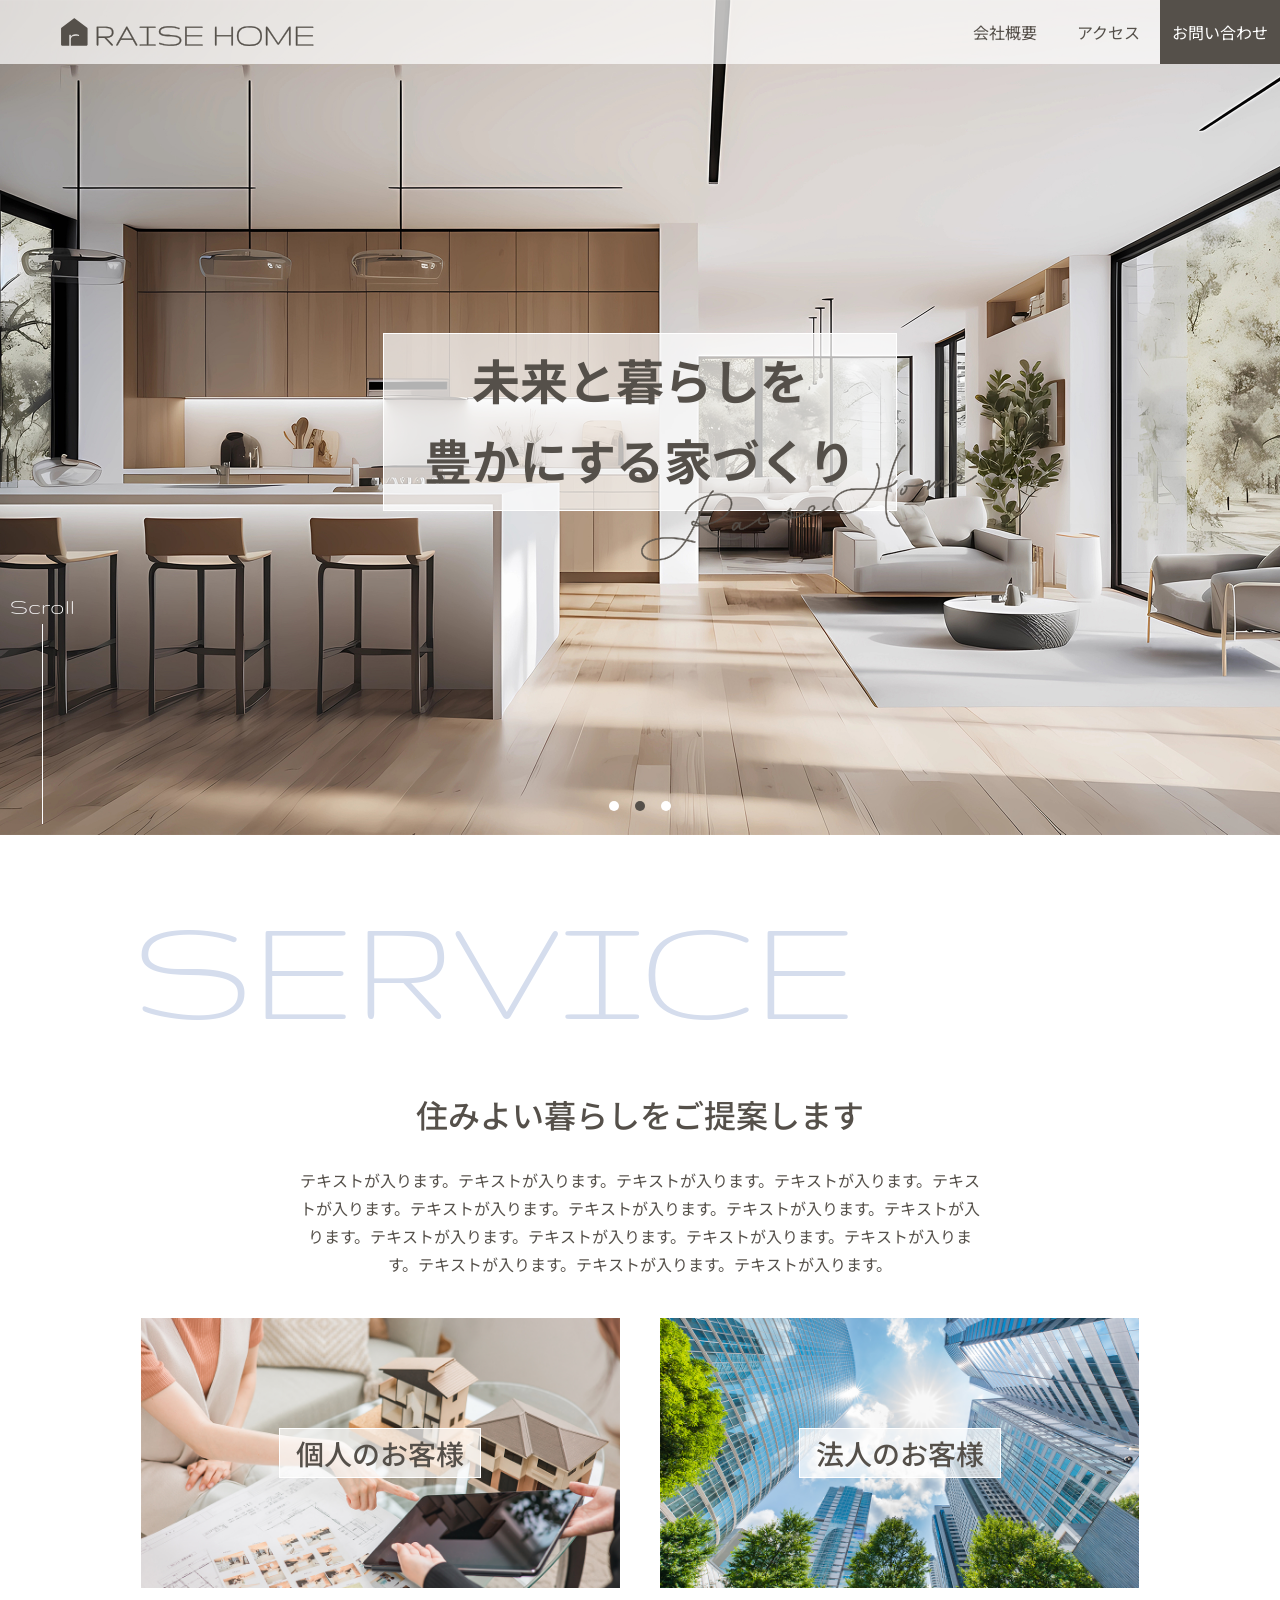
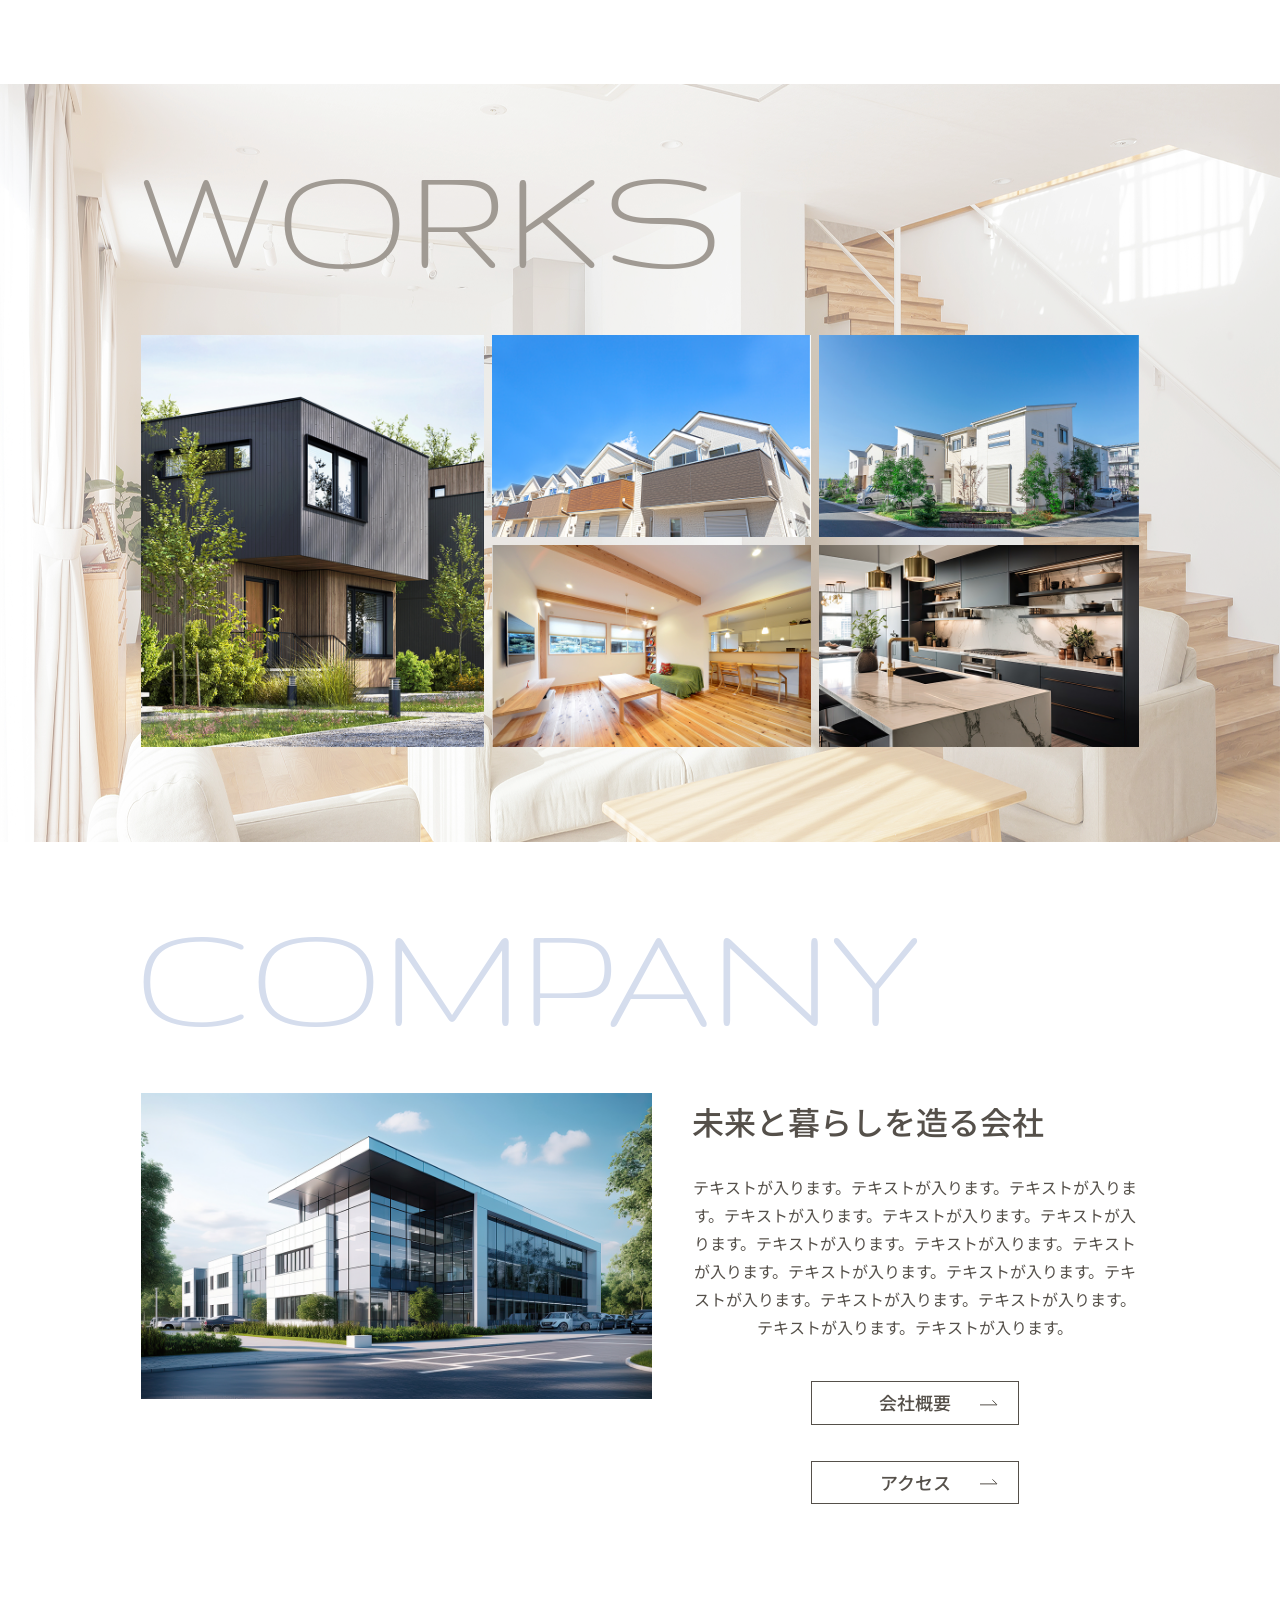
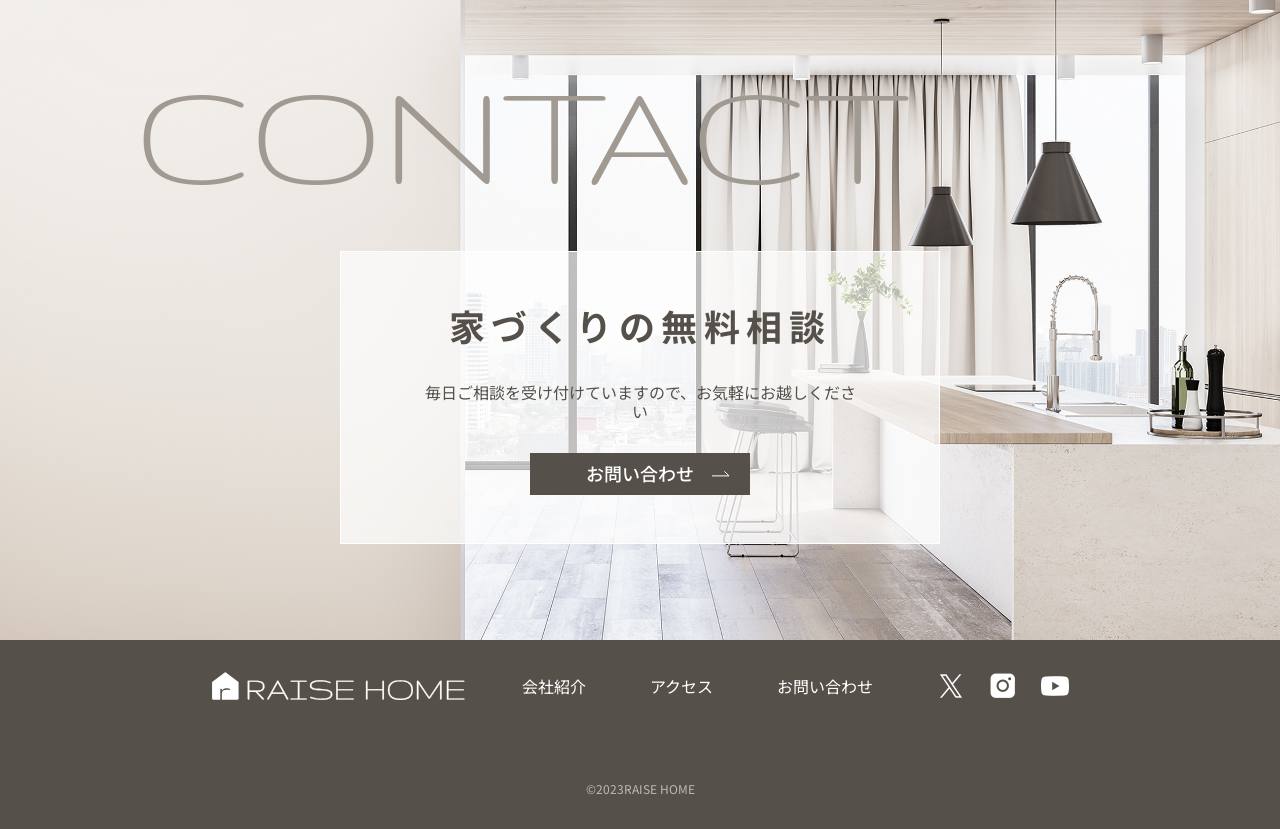
<file: index.html>
<!DOCTYPE html>
<html lang="ja">
<head>
    <meta charset="UTF-8">
    <meta name="viewport" content="width=device-width, initial-scale=1.0">
    <title>建築会社サイト</title>
    <link rel="stylesheet" href="css/style.css">
    <link rel="preconnect" href="https://fonts.googleapis.com">
    <link rel="preconnect" href="https://fonts.gstatic.com" crossorigin>
    <link href="https://fonts.googleapis.com/css2?family=Gruppo&family=Noto+Sans+JP:wght@100..900&display=swap" rel="stylesheet">
</head>
<body>
    <svg width="0" height="0" style="position: absolute; overflow: hidden;" aria-hidden="true">
        <defs>
            <symbol id="icon-arrow" viewBox="0 0 18 6">
                <path d="M0 4.8884H16.999L12.4641 0.353516" stroke="currentColor" stroke-linejoin="round" fill="none"/>
            </symbol>
        </defs>
    </svg>
    <header class="header">
        <div class="header__inner">
            <a class="logo" href="index.html" aria-label="RAISE HOME トップページ">
                <svg width="255" height="28" viewBox="0 0 255 28" fill="none">
                    <g clip-path="url(#clip0_2_1623)">
                    <path d="M37.6083 27.5388C37.2786 27.5388 37.0646 27.4116 36.9663 27.1571C36.868 26.9026 36.8159 26.6019 36.8159 26.2491V9.28616C36.8159 8.9565 36.8391 8.77143 36.8853 8.72517C36.9316 8.6789 37.1167 8.65576 37.4463 8.65576H42.3623C43.9412 8.65576 45.4044 8.69625 46.7404 8.783C48.0763 8.86975 49.2504 9.08952 50.2567 9.44231C51.263 9.80089 52.0438 10.3735 52.5932 11.1716C53.1485 11.9697 53.4261 13.0859 53.4261 14.5202C53.4261 15.5497 53.2121 16.3998 52.7841 17.0707C52.3561 17.7416 51.7893 18.2737 51.0838 18.6554C50.3782 19.0371 49.6032 19.3205 48.7646 19.494C47.9202 19.6675 47.0874 19.7716 46.2661 19.8063L52.5007 26.3648C52.6916 26.5556 52.7899 26.758 52.7899 26.972C52.7899 27.3422 52.599 27.533 52.2115 27.533C52.0959 27.533 51.9686 27.5041 51.824 27.4405C51.6795 27.3769 51.5349 27.2728 51.4018 27.1282L44.6063 19.8757H38.2676V26.2491C38.2676 26.5788 38.2271 26.8737 38.1461 27.1398C38.0652 27.4058 37.8916 27.5388 37.6198 27.5388H37.6083ZM38.2502 18.7595H44.6063C45.9191 18.7595 47.1336 18.667 48.2499 18.4819C49.3661 18.2968 50.2683 17.8978 50.9507 17.2963C51.6332 16.6948 51.9744 15.7694 51.9744 14.526C51.9744 13.0223 51.6101 11.9408 50.8756 11.2815C50.1411 10.6221 49.0595 10.2057 47.631 10.038C46.2025 9.87029 44.4443 9.78354 42.3507 9.78354H38.2502V18.7653V18.7595Z" fill="currentColor"/>
                    <path d="M52.2004 27.6831C52.0674 27.6831 51.917 27.6484 51.7551 27.579C51.5874 27.5096 51.4312 27.3939 51.2809 27.232L44.5315 20.0258H38.4011V26.2546C38.4011 26.5958 38.3606 26.9081 38.2738 27.1857C38.1755 27.5154 37.9442 27.6889 37.6087 27.6889C37.1229 27.6889 36.9147 27.4344 36.828 27.2147C36.7181 26.9428 36.666 26.619 36.666 26.2546V9.29166C36.666 8.83477 36.7065 8.69597 36.7759 8.63235C36.8453 8.56873 36.9783 8.52246 37.4352 8.52246H42.3512C43.9301 8.52246 45.4048 8.56295 46.7408 8.6497C48.0884 8.73645 49.2798 8.96201 50.2977 9.32058C51.3271 9.68494 52.1368 10.2864 52.7036 11.1019C53.2704 11.9174 53.5595 13.0741 53.5595 14.5315C53.5595 15.5841 53.334 16.469 52.8944 17.1572C52.4549 17.8454 51.865 18.3949 51.1363 18.7881C50.4191 19.1756 49.6268 19.4648 48.7766 19.6441C48.0363 19.8002 47.296 19.8986 46.5673 19.9448L52.5879 26.272C52.8019 26.4859 52.9176 26.7288 52.9176 26.9833C52.9176 27.4344 52.6631 27.6889 52.1946 27.6889L52.2004 27.6831ZM38.1119 19.7366H44.6588L51.4948 27.0354C51.6163 27.1684 51.7435 27.2609 51.8708 27.313C51.998 27.365 52.1137 27.3939 52.2062 27.3939C52.507 27.3939 52.64 27.2725 52.64 26.9775C52.64 26.804 52.559 26.6363 52.3971 26.4686L45.9369 19.6788L46.255 19.6672C47.0705 19.6325 47.9033 19.5284 48.7303 19.3549C49.5516 19.1814 50.3208 18.9038 51.009 18.5337C51.6915 18.1635 52.2467 17.6488 52.6573 17.001C53.0679 16.3533 53.2762 15.5263 53.2762 14.5315C53.2762 13.1319 53.0043 12.0388 52.4723 11.2696C51.9402 10.5004 51.1768 9.93941 50.2051 9.59241C49.2162 9.2454 48.0479 9.02562 46.7293 8.93887C45.3991 8.85212 43.9301 8.81163 42.357 8.81163H37.441C37.146 8.81163 37.0304 8.82899 36.9899 8.84055C36.9783 8.88104 36.961 8.99671 36.961 9.29166V26.2546C36.961 26.5843 37.0072 26.8734 37.1056 27.1048C37.1576 27.232 37.2617 27.3939 37.6145 27.3939C37.8227 27.3939 37.9384 27.3014 38.002 27.099C38.0772 26.8445 38.1119 26.5611 38.1119 26.2488V19.7308V19.7366ZM44.6125 18.9096H38.1119V9.63867H42.357C44.4448 9.63867 46.2261 9.72543 47.6546 9.89315C49.1063 10.0667 50.2225 10.4946 50.9801 11.1771C51.7435 11.8653 52.131 12.9931 52.131 14.5315C52.131 15.8096 51.7725 16.7813 51.0553 17.4117C50.3555 18.0305 49.4186 18.4411 48.2792 18.632C47.1572 18.817 45.9254 18.9154 44.6125 18.9154V18.9096ZM38.4011 18.6204H44.6125C45.908 18.6204 47.1283 18.5279 48.233 18.3428C49.3203 18.1635 50.2051 17.776 50.8644 17.1919C51.5122 16.6193 51.8419 15.7229 51.8419 14.5315C51.8419 13.0798 51.4891 12.0215 50.7893 11.3968C50.0837 10.7607 49.0137 10.35 47.6257 10.1881C46.2087 10.0204 44.439 9.93363 42.3627 9.93363H38.4068V18.6262L38.4011 18.6204Z" fill="currentColor"/>
                    <path d="M56.9259 27.7066C56.5963 27.7066 56.417 27.5562 56.3823 27.2555C56.3476 26.9548 56.4112 26.6656 56.5673 26.3822L65.9019 9.52336C66.0812 9.1937 66.2257 8.96815 66.3241 8.84669C66.4282 8.72524 66.5785 8.66162 66.781 8.66162C66.9371 8.66162 67.0817 8.71946 67.2032 8.84091C67.3246 8.96236 67.4808 9.18792 67.66 9.52914L77.0119 26.4053C77.1334 26.6193 77.197 26.8391 77.197 27.0646C77.197 27.4926 77.0061 27.7066 76.6187 27.7066C76.4741 27.7066 76.3179 27.6546 76.1618 27.5447C76.0056 27.4348 75.8437 27.2439 75.6875 26.9605L72.8073 21.7438H60.743L57.8281 27.0299C57.591 27.4811 57.2845 27.7066 56.9143 27.7066H56.9259ZM61.2462 20.7433H72.3273L66.7867 10.628L61.2462 20.7433Z" fill="currentColor"/>
                    <path d="M76.6299 27.8517C76.4564 27.8517 76.2714 27.788 76.0921 27.6666C75.9128 27.5451 75.7451 27.3369 75.5716 27.0304L72.7319 21.8831H60.841L57.9667 27.094C57.7064 27.5914 57.3536 27.8459 56.9256 27.8459C56.5266 27.8459 56.2837 27.6435 56.2374 27.2675C56.2027 26.9379 56.2663 26.614 56.4398 26.3075L65.7743 9.44864C65.9594 9.11899 66.104 8.88186 66.2139 8.74884C66.3469 8.59269 66.5378 8.51172 66.7807 8.51172C66.9773 8.51172 67.1508 8.5869 67.3012 8.73149C67.44 8.86451 67.5961 9.09585 67.787 9.45443L77.1389 26.3306C77.2719 26.5619 77.3413 26.8106 77.3413 27.0593C77.3413 27.5683 77.0868 27.8459 76.6184 27.8459L76.6299 27.8517ZM60.6675 21.5997H72.8996L75.8202 26.8916C75.9648 27.1519 76.1094 27.3312 76.2482 27.4237C76.3812 27.5162 76.5085 27.5625 76.6241 27.5625C76.8381 27.5625 77.0579 27.5047 77.0579 27.0651C77.0579 26.8685 77.0001 26.6661 76.8902 26.4752L67.5383 9.59901C67.3648 9.27514 67.2202 9.05537 67.1045 8.94548C67.0062 8.85294 66.9021 8.80668 66.7807 8.80668C66.6245 8.80668 66.5089 8.85294 66.4337 8.9397C66.3353 9.06115 66.1965 9.28092 66.023 9.59323L56.6885 26.4521C56.5439 26.7123 56.4861 26.9668 56.5208 27.2386C56.5439 27.4642 56.6654 27.5567 56.9198 27.5567C57.2379 27.5567 57.4924 27.3601 57.7064 26.9552L60.6617 21.5939L60.6675 21.5997ZM72.5699 20.8884H61.003L66.7865 10.3277L72.5699 20.8884ZM61.4888 20.5992H72.0841L66.7865 10.9292L61.4888 20.5992Z" fill="currentColor"/>
                    <path d="M80.8815 27.5393C80.6096 27.5393 80.3378 27.5219 80.0602 27.4872C79.7826 27.4525 79.6438 27.2733 79.6438 26.9436C79.6438 26.6602 79.7768 26.5041 80.0429 26.4694C80.3089 26.4347 80.5865 26.4173 80.8815 26.4173H86.931V9.77825H80.8815C80.5865 9.77825 80.3089 9.7609 80.0429 9.72619C79.7768 9.69149 79.6438 9.53534 79.6438 9.25195C79.6438 8.92229 79.7826 8.743 80.0602 8.7083C80.3378 8.6736 80.6096 8.65625 80.8815 8.65625H94.4206C94.7502 8.65625 95.0336 8.6736 95.2765 8.7083C95.5194 8.743 95.6409 8.91072 95.6409 9.21725C95.6409 9.52377 95.5194 9.69149 95.2765 9.72619C95.0336 9.7609 94.7502 9.77825 94.4206 9.77825H88.3711V26.4173H94.4206C94.7502 26.4173 95.0336 26.4347 95.2765 26.4694C95.5194 26.5041 95.6409 26.6718 95.6409 26.9783C95.6409 27.2848 95.5194 27.4525 95.2765 27.4872C95.0336 27.5219 94.7502 27.5393 94.4206 27.5393H80.8815Z" fill="currentColor"/>
                    <path d="M94.4204 27.6835H80.8813C80.6037 27.6835 80.3261 27.6661 80.0427 27.6314C79.8402 27.6083 79.499 27.4868 79.499 26.9432C79.499 26.5904 79.6841 26.3706 80.0253 26.3243C80.2971 26.2896 80.5863 26.2723 80.8813 26.2723H86.7862V9.9224H80.8813C80.5805 9.9224 80.2914 9.90505 80.0253 9.87035C79.6899 9.82986 79.499 9.61009 79.499 9.25152C79.499 8.71365 79.8402 8.5922 80.0427 8.56328C80.3261 8.52858 80.6037 8.51123 80.8813 8.51123H94.4204C94.7501 8.51123 95.045 8.52858 95.2937 8.56328C95.4788 8.58642 95.7853 8.70787 95.7853 9.21682C95.7853 9.72576 95.4788 9.84143 95.2937 9.87035C95.045 9.90505 94.7501 9.9224 94.4204 9.9224H88.5155V26.2723H94.4204C94.7501 26.2723 95.045 26.2896 95.2937 26.3243C95.4788 26.3475 95.7853 26.4689 95.7853 26.9779C95.7853 27.4868 95.4788 27.6025 95.2937 27.6314C95.045 27.6661 94.7501 27.6835 94.4204 27.6835ZM80.8813 26.5672C80.5921 26.5672 80.3203 26.5846 80.06 26.6193C79.8692 26.6424 79.7882 26.7407 79.7882 26.949C79.7882 27.267 79.9328 27.3307 80.0774 27.348C80.3492 27.3827 80.6152 27.4001 80.8813 27.4001H94.4204C94.7385 27.4001 95.0219 27.3827 95.2532 27.348C95.3747 27.3307 95.4903 27.2728 95.4903 26.9837C95.4903 26.6945 95.3689 26.6366 95.2532 26.6193C95.0161 26.5846 94.7385 26.5672 94.4204 26.5672H88.2263V9.63901H94.4204C94.7385 9.63901 95.0219 9.62166 95.2532 9.58696C95.3747 9.56961 95.4903 9.51177 95.4903 9.2226C95.4903 8.93343 95.3689 8.87559 95.2532 8.85824C95.0161 8.82354 94.7385 8.80619 94.4204 8.80619H80.8813C80.6152 8.80619 80.3492 8.82354 80.0774 8.85824C79.9328 8.87559 79.7882 8.93921 79.7882 9.2573C79.7882 9.4655 79.8692 9.56382 80.06 9.58696C80.3203 9.62166 80.5921 9.63901 80.8813 9.63901H87.0754V26.5672H80.8813Z" fill="currentColor"/>
                    <path d="M111.129 27.8744C109.527 27.8744 107.942 27.7703 106.375 27.5679C104.807 27.3655 103.425 27.1168 102.222 26.8218C101.019 26.5269 100.146 26.2551 99.6024 26.0064C99.2958 25.8618 99.1455 25.642 99.1455 25.3471C99.1455 25.0174 99.29 24.8555 99.585 24.8555C99.666 24.8555 99.7412 24.8728 99.8221 24.9075C100.412 25.1446 101.32 25.4049 102.552 25.6941C103.784 25.9832 105.178 26.2319 106.728 26.4401C108.283 26.6483 109.833 26.7524 111.378 26.7524C112.922 26.7524 114.269 26.6136 115.553 26.336C116.837 26.0584 117.867 25.5957 118.647 24.9364C119.428 24.2771 119.816 23.3865 119.816 22.2587C119.816 21.368 119.521 20.6682 118.937 20.1651C118.347 19.6619 117.56 19.286 116.565 19.0373C115.571 18.7886 114.454 18.6151 113.217 18.511C111.979 18.4069 110.701 18.3317 109.376 18.2796C108.052 18.2276 106.774 18.1408 105.536 18.0194C104.299 17.8979 103.182 17.6839 102.188 17.3948C101.193 17.0998 100.4 16.6603 99.8163 16.0704C99.2264 15.4804 98.9373 14.6997 98.9373 13.7165C98.9373 12.6292 99.2264 11.7385 99.8106 11.0329C100.395 10.3274 101.175 9.77215 102.159 9.37309C103.142 8.97403 104.241 8.69064 105.461 8.53449C106.681 8.37833 107.931 8.29736 109.203 8.29736C110.603 8.29736 111.967 8.37833 113.286 8.54027C114.61 8.70221 115.796 8.9162 116.843 9.17645C117.895 9.43671 118.705 9.70275 119.284 9.97457C119.463 10.0555 119.555 10.2059 119.555 10.4315C119.555 10.5876 119.503 10.738 119.393 10.871C119.284 11.004 119.139 11.0734 118.942 11.0734C118.827 11.0734 118.734 11.0503 118.653 11.004C117.468 10.5067 116.033 10.1192 114.35 9.83577C112.667 9.55238 110.973 9.41357 109.267 9.41357C107.705 9.41357 106.253 9.54081 104.894 9.78372C103.541 10.0324 102.448 10.4604 101.615 11.0734C100.782 11.6865 100.372 12.5309 100.372 13.6124C100.372 14.3931 100.667 14.9946 101.251 15.4284C101.841 15.8564 102.627 16.1745 103.622 16.3884C104.617 16.5967 105.733 16.747 106.971 16.828C108.208 16.909 109.486 16.9899 110.811 17.0651C112.135 17.1403 113.413 17.256 114.651 17.4121C115.889 17.5683 117.005 17.8227 118 18.1755C118.994 18.5283 119.787 19.0257 120.371 19.685C120.961 20.3386 121.25 21.2003 121.25 22.2587C121.25 23.317 120.972 24.2482 120.411 24.9711C119.85 25.6941 119.093 26.2666 118.133 26.6888C117.173 27.111 116.085 27.4118 114.882 27.5968C113.674 27.7761 112.419 27.8686 111.123 27.8686L111.129 27.8744Z" fill="currentColor"/>
                    <path d="M111.129 28.0191C109.527 28.0191 107.919 27.915 106.358 27.7126C104.796 27.5101 103.397 27.2557 102.194 26.9665C100.985 26.6715 100.1 26.3939 99.5508 26.1452C99.198 25.9717 99.0071 25.6999 99.0071 25.3529C99.0071 24.9423 99.2153 24.7167 99.5912 24.7167C99.6896 24.7167 99.7879 24.7399 99.8862 24.7803C100.459 25.0117 101.373 25.2777 102.593 25.5611C103.813 25.8445 105.213 26.099 106.757 26.3014C108.295 26.5096 109.857 26.6137 111.39 26.6137C112.922 26.6137 114.27 26.4749 115.536 26.2031C116.791 25.9313 117.809 25.4744 118.567 24.8382C119.307 24.2136 119.683 23.3518 119.683 22.2703C119.683 21.4259 119.405 20.7608 118.85 20.2866C118.283 19.8008 117.503 19.4306 116.537 19.1877C115.554 18.9448 114.437 18.7655 113.211 18.6672C111.985 18.5689 110.696 18.4879 109.383 18.4417C108.064 18.3896 106.769 18.3029 105.537 18.1756C104.293 18.0484 103.16 17.8402 102.165 17.5452C101.153 17.2445 100.332 16.7876 99.73 16.1861C99.1286 15.5846 98.8047 14.746 98.8047 13.7281C98.8047 12.6119 99.1112 11.6808 99.7127 10.9521C100.308 10.2291 101.118 9.65656 102.119 9.25171C103.108 8.84687 104.23 8.56348 105.456 8.40154C108.012 8.07188 110.788 8.09502 113.321 8.40733C114.64 8.56926 115.843 8.78325 116.895 9.04351C117.954 9.30376 118.781 9.57559 119.365 9.84741C119.527 9.91681 119.718 10.0787 119.718 10.4373C119.718 10.6282 119.654 10.8075 119.527 10.9694C119.394 11.1429 119.203 11.2297 118.966 11.2297C118.827 11.2297 118.706 11.2007 118.607 11.1429C117.451 10.6629 116.016 10.2696 114.351 9.992C112.679 9.71439 110.979 9.5698 109.29 9.5698C107.746 9.5698 106.289 9.69704 104.947 9.93995C103.622 10.1829 102.535 10.605 101.725 11.2007C100.927 11.7849 100.54 12.583 100.54 13.624C100.54 14.3643 100.806 14.9137 101.361 15.3186C101.928 15.735 102.709 16.0473 103.68 16.2497C104.663 16.4579 105.78 16.6025 107.006 16.6893C108.238 16.776 109.527 16.8512 110.84 16.9264C112.159 17.0016 113.454 17.1172 114.686 17.2734C115.93 17.4295 117.063 17.6898 118.064 18.0426C119.076 18.4012 119.897 18.9217 120.493 19.5926C121.1 20.275 121.412 21.1715 121.412 22.2645C121.412 23.3576 121.117 24.3177 120.545 25.0637C119.972 25.804 119.186 26.3939 118.208 26.8277C117.242 27.2557 116.132 27.5622 114.917 27.7473C113.703 27.9266 112.431 28.0191 111.135 28.0191H111.129ZM99.5912 25.0059C99.412 25.0059 99.2963 25.0637 99.2963 25.3529C99.2963 25.59 99.4177 25.7578 99.6722 25.885C100.199 26.1279 101.072 26.3997 102.263 26.6889C103.455 26.9781 104.848 27.2325 106.398 27.4292C109.198 27.7935 112.182 27.8629 114.871 27.4639C116.063 27.2846 117.144 26.9839 118.087 26.5674C119.018 26.1568 119.77 25.59 120.308 24.8902C120.846 24.1962 121.117 23.3171 121.117 22.2703C121.117 21.2235 120.834 20.4138 120.273 19.7892C119.706 19.153 118.925 18.6614 117.96 18.3202C116.982 17.9732 115.866 17.7187 114.646 17.5626C113.42 17.4064 112.13 17.2907 110.817 17.2156C109.498 17.1404 108.209 17.0652 106.977 16.9784C105.739 16.8917 104.606 16.7471 103.611 16.5331C102.599 16.3191 101.783 15.9895 101.182 15.5499C100.557 15.093 100.239 14.4453 100.239 13.6182C100.239 12.4905 100.679 11.594 101.546 10.9578C102.39 10.339 103.512 9.89368 104.883 9.64499C106.242 9.3963 107.723 9.26906 109.279 9.26906C110.985 9.26906 112.702 9.41365 114.385 9.69704C116.074 9.98043 117.532 10.3737 118.723 10.8769C118.792 10.9174 118.868 10.9347 118.954 10.9347C119.105 10.9347 119.209 10.8884 119.29 10.7843C119.377 10.6744 119.417 10.5588 119.417 10.4315C119.417 10.2176 119.319 10.1424 119.232 10.1077C118.665 9.84163 117.855 9.57559 116.814 9.32111C115.773 9.06664 114.582 8.85265 113.275 8.69071C110.765 8.37841 108.018 8.35527 105.485 8.68493C104.282 8.84109 103.183 9.11869 102.217 9.51197C101.263 9.89946 100.493 10.4489 99.9267 11.1313C99.3715 11.808 99.0881 12.6813 99.0881 13.7223C99.0881 14.6593 99.3715 15.4169 99.9267 15.9779C100.493 16.5447 101.268 16.9784 102.24 17.2618C103.223 17.551 104.339 17.7592 105.56 17.8864C106.786 18.0079 108.076 18.1004 109.388 18.1467C110.707 18.1987 111.997 18.2739 113.234 18.378C114.472 18.4821 115.606 18.6556 116.606 18.9101C117.618 19.1646 118.434 19.5521 119.035 20.0668C119.654 20.5989 119.966 21.3392 119.966 22.2703C119.966 23.4386 119.556 24.3755 118.746 25.058C117.954 25.7231 116.89 26.2031 115.594 26.4865C114.31 26.7641 112.893 26.9029 111.39 26.9029C109.886 26.9029 108.272 26.7988 106.716 26.5906C105.167 26.3824 103.755 26.1279 102.523 25.8445C101.292 25.5553 100.366 25.2893 99.7763 25.0522C99.7127 25.0233 99.6549 25.0117 99.5912 25.0117V25.0059Z" fill="currentColor"/>
                    <path d="M125.651 27.539C125.437 27.539 125.31 27.5043 125.269 27.4349C125.229 27.3655 125.211 27.2035 125.211 26.9433V9.45982C125.211 9.13016 125.234 8.91617 125.281 8.81785C125.327 8.71953 125.512 8.66748 125.842 8.66748H141.312C141.642 8.66748 141.931 8.68483 142.186 8.71953C142.44 8.75423 142.567 8.93352 142.567 9.26318C142.567 9.54657 142.44 9.70272 142.186 9.73742C141.931 9.77213 141.642 9.78948 141.312 9.78948H126.657V17.2097H141.231C141.48 17.2097 141.688 17.2444 141.856 17.3138C142.024 17.3832 142.111 17.5278 142.111 17.7533C142.111 18.002 142.041 18.1639 141.897 18.2449C141.752 18.3259 141.573 18.3664 141.347 18.3664H126.657V26.4343H141.347C141.677 26.4343 141.966 26.4517 142.22 26.4864C142.475 26.5211 142.602 26.6772 142.602 26.9606C142.602 27.2903 142.498 27.4638 142.29 27.4927C142.082 27.5216 141.81 27.539 141.486 27.5505H125.662L125.651 27.539Z" fill="currentColor"/>
                    <path d="M125.651 27.6836C125.373 27.6836 125.217 27.6316 125.147 27.5101C125.113 27.4465 125.066 27.325 125.066 26.9433V9.45987C125.066 8.99141 125.113 8.83526 125.147 8.76007C125.223 8.59235 125.437 8.52295 125.841 8.52295H141.312C141.648 8.52295 141.943 8.5403 142.203 8.575C142.394 8.59813 142.712 8.72537 142.712 9.26324C142.712 9.61603 142.533 9.8358 142.203 9.88207C141.943 9.91677 141.642 9.93412 141.312 9.93412H126.801V17.0651H141.231C141.497 17.0651 141.729 17.1056 141.914 17.175C142.07 17.2386 142.261 17.389 142.261 17.7476C142.261 18.0541 142.162 18.2565 141.977 18.3664C141.815 18.459 141.607 18.5052 141.353 18.5052H126.807V26.284H141.353C141.688 26.284 141.983 26.3014 142.243 26.3361C142.567 26.3823 142.752 26.6021 142.752 26.9549C142.752 27.4638 142.515 27.6026 142.313 27.6316C142.099 27.6605 141.827 27.6778 141.491 27.6894H125.662L125.651 27.6836ZM125.396 27.3655C125.396 27.3655 125.454 27.3944 125.651 27.3944H141.474C141.792 27.3829 142.058 27.3655 142.261 27.3366C142.313 27.3308 142.446 27.3135 142.446 26.9491C142.446 26.6888 142.324 26.6368 142.191 26.6194C141.943 26.5847 141.659 26.5674 141.335 26.5674H126.501V18.2103H141.335C141.538 18.2103 141.7 18.1756 141.815 18.112C141.908 18.0599 141.954 17.9384 141.954 17.7476C141.954 17.5336 141.867 17.47 141.792 17.4411C141.642 17.3775 141.445 17.3485 141.22 17.3485H126.501V9.63916H141.301C141.619 9.63916 141.908 9.62181 142.157 9.58711C142.29 9.56976 142.411 9.51771 142.411 9.25745C142.411 8.93358 142.284 8.87574 142.157 8.85839C141.908 8.82369 141.624 8.80634 141.301 8.80634H125.83C125.46 8.80634 125.402 8.87574 125.402 8.87574C125.384 8.92201 125.35 9.05503 125.35 9.45987V26.9433C125.35 27.2788 125.385 27.3539 125.39 27.3597L125.396 27.3655Z" fill="currentColor"/>
                    <path d="M155.811 27.5389C155.458 27.5389 155.245 27.4174 155.158 27.1687C155.071 26.9201 155.031 26.6482 155.031 26.3533V9.84723C155.031 9.55228 155.077 9.28045 155.175 9.03176C155.273 8.78307 155.493 8.66162 155.846 8.66162C156.095 8.66162 156.262 8.78886 156.343 9.04333C156.424 9.2978 156.471 9.56384 156.471 9.84723V17.2674H171.467V9.84723C171.467 9.55228 171.502 9.28045 171.577 9.03176C171.652 8.78307 171.849 8.66162 172.179 8.66162C172.508 8.66162 172.722 8.78886 172.797 9.03176C172.873 9.28045 172.907 9.55228 172.907 9.84723V26.3533C172.907 26.6482 172.873 26.9201 172.797 27.1687C172.722 27.4174 172.526 27.5389 172.196 27.5389C171.866 27.5389 171.652 27.4174 171.577 27.1687C171.502 26.9201 171.467 26.6482 171.467 26.3533V18.32H156.471V26.3533C156.471 26.6367 156.424 26.9027 156.326 27.1572C156.228 27.4117 156.06 27.5389 155.811 27.5389Z" fill="currentColor"/>
                    <path d="M172.196 27.6835C171.687 27.6835 171.502 27.4233 171.438 27.2093C171.363 26.949 171.322 26.6599 171.322 26.3533V18.4647H156.615V26.3533C156.615 26.6541 156.563 26.9375 156.459 27.2093C156.343 27.5216 156.118 27.6835 155.805 27.6835C155.285 27.6835 155.088 27.4291 155.019 27.2151C154.926 26.9548 154.886 26.6656 154.886 26.3533V9.84729C154.886 9.53498 154.938 9.24581 155.042 8.97977C155.123 8.76578 155.331 8.51709 155.846 8.51709C156.158 8.51709 156.378 8.68481 156.482 8.99712C156.569 9.26316 156.615 9.55233 156.615 9.84729V17.1229H171.322V9.84729C171.322 9.54076 171.363 9.25159 171.438 8.99133C171.502 8.77156 171.681 8.51709 172.178 8.51709C172.676 8.51709 172.872 8.77735 172.936 8.99133C173.011 9.25159 173.052 9.54076 173.052 9.84729V26.3533C173.052 26.6599 173.011 26.949 172.936 27.2093C172.872 27.4291 172.693 27.6835 172.196 27.6835ZM156.326 18.1755H171.612V26.3533C171.612 26.6309 171.646 26.8912 171.716 27.1225C171.75 27.2382 171.837 27.3944 172.196 27.3944C172.554 27.3944 172.624 27.2382 172.658 27.1225C172.728 26.8912 172.762 26.6309 172.762 26.3533V9.84729C172.762 9.56968 172.728 9.30943 172.658 9.0723C172.624 8.95663 172.537 8.80048 172.178 8.80048C171.82 8.80048 171.75 8.95663 171.716 9.0723C171.646 9.30364 171.612 9.5639 171.612 9.84729V17.4121H156.326V9.84729C156.326 9.58125 156.285 9.32678 156.204 9.08965C156.141 8.89301 156.025 8.80626 155.84 8.80626C155.458 8.80626 155.354 8.9682 155.308 9.08387C155.221 9.31521 155.175 9.56968 155.175 9.84729V26.3533C155.175 26.6309 155.215 26.8854 155.296 27.1225C155.337 27.2382 155.435 27.4001 155.811 27.4001C156.002 27.4001 156.118 27.3134 156.193 27.111C156.28 26.8738 156.326 26.6194 156.326 26.3591V18.1813V18.1755Z" fill="currentColor"/>
                    <path d="M189.427 27.8914C185.135 27.8914 181.989 27.0818 179.988 25.4682C177.987 23.8546 176.986 21.3966 176.986 18.1C176.986 14.8034 177.987 12.3455 179.988 10.7319C181.989 9.11828 185.135 8.30859 189.427 8.30859C193.718 8.30859 196.87 9.11828 198.871 10.7319C200.878 12.3455 201.878 14.8034 201.878 18.1C201.878 21.3966 200.878 23.8546 198.871 25.4682C196.864 27.0818 193.718 27.8914 189.427 27.8914ZM189.427 26.7752C193.134 26.7752 195.893 26.1159 197.714 24.8031C199.536 23.4902 200.444 21.252 200.444 18.1C200.444 14.948 199.536 12.7156 197.714 11.397C195.898 10.0841 193.134 9.4248 189.427 9.4248C185.719 9.4248 182.961 10.0841 181.15 11.397C179.34 12.7156 178.432 14.948 178.432 18.1C178.432 21.252 179.34 23.4844 181.15 24.8031C182.961 26.1217 185.725 26.7752 189.427 26.7752Z" fill="currentColor"/>
                    <path d="M189.426 28.0359C185.118 28.0359 181.914 27.2089 179.895 25.578C177.871 23.9412 176.842 21.4254 176.842 18.0941C176.842 14.7629 177.871 12.247 179.895 10.6103C181.914 8.97938 185.118 8.15234 189.426 8.15234C193.735 8.15234 196.939 8.97938 198.963 10.6045C200.993 12.2413 202.023 14.7571 202.023 18.0884C202.023 21.4196 200.993 23.9355 198.963 25.5722C196.939 27.2031 193.735 28.0302 189.426 28.0302V28.0359ZM189.426 8.4473C185.187 8.4473 182.041 9.2512 180.08 10.8359C178.125 12.4148 177.137 14.8554 177.137 18.0941C177.137 21.3329 178.125 23.7735 180.08 25.3524C182.047 26.9371 185.187 27.741 189.426 27.741C193.666 27.741 196.812 26.9371 198.784 25.3524C200.745 23.7735 201.739 21.3329 201.739 18.0941C201.739 14.8554 200.745 12.4148 198.784 10.8359C196.818 9.2512 193.666 8.4473 189.426 8.4473ZM189.426 26.9139C185.708 26.9139 182.897 26.2431 181.063 24.9129C179.219 23.5769 178.282 21.2808 178.282 18.0941C178.282 14.9074 179.219 12.6114 181.063 11.2754C182.891 9.94522 185.708 9.27434 189.426 9.27434C193.145 9.27434 195.962 9.94522 197.795 11.2754C199.646 12.6114 200.583 14.9074 200.583 18.0941C200.583 21.2808 199.646 23.5711 197.795 24.9129C195.962 26.2431 193.145 26.9139 189.426 26.9139ZM189.426 9.56351C185.771 9.56351 183.013 10.217 181.231 11.5125C179.467 12.7965 178.571 15.0115 178.571 18.0999C178.571 21.1883 179.467 23.4034 181.231 24.6815C183.013 25.9712 185.765 26.6305 189.426 26.6305C193.087 26.6305 195.84 25.977 197.627 24.6815C199.397 23.3976 200.294 21.1825 200.294 18.0999C200.294 15.0173 199.397 12.7965 197.627 11.5183C195.84 10.2286 193.082 9.5693 189.426 9.5693V9.56351Z" fill="currentColor"/>
                    <path d="M206.694 27.539C206.365 27.539 206.162 27.4233 206.087 27.192C206.012 26.9606 205.966 26.683 205.966 26.3533V9.58127C205.966 9.32101 206.035 9.10703 206.18 8.92774C206.318 8.75423 206.498 8.66748 206.712 8.66748C207.07 8.66748 207.417 8.91039 207.747 9.3962L218.25 25.1909L228.752 9.3962C229.071 8.91039 229.412 8.66748 229.788 8.66748C230.002 8.66748 230.181 8.75423 230.32 8.92774C230.459 9.10124 230.534 9.32101 230.534 9.58127V26.3533C230.534 26.683 230.493 26.9606 230.412 27.192C230.331 27.4233 230.129 27.539 229.805 27.539C229.522 27.539 229.331 27.4233 229.238 27.192C229.146 26.9606 229.094 26.683 229.094 26.3533V11.3047L219.082 26.0815C218.811 26.4632 218.533 26.6599 218.25 26.6599C217.943 26.6599 217.666 26.469 217.417 26.0815L207.406 11.3047V26.3533C207.406 26.683 207.359 26.9606 207.261 27.192C207.163 27.4233 206.978 27.539 206.694 27.539Z" fill="currentColor"/>
                    <path d="M229.805 27.6836C229.377 27.6836 229.186 27.4465 229.105 27.2498C229.001 27.0012 228.949 26.7004 228.949 26.3534V11.779L219.198 26.1626C218.573 27.0416 217.827 26.9838 217.295 26.1626L207.55 11.779V26.3534C207.55 26.7004 207.498 27.0012 207.394 27.2498C207.313 27.4465 207.122 27.6836 206.694 27.6836C206.202 27.6836 206.017 27.4407 205.948 27.2383C205.861 26.9954 205.821 26.6946 205.821 26.3534V9.58133C205.821 9.29215 205.902 9.03768 206.063 8.84104C206.231 8.63284 206.451 8.52295 206.711 8.52295C207.122 8.52295 207.509 8.78899 207.862 9.31529L218.249 24.9249L228.636 9.31529C228.978 8.78899 229.365 8.52295 229.793 8.52295C230.053 8.52295 230.267 8.62705 230.441 8.84104C230.603 9.04346 230.684 9.29215 230.684 9.58133V26.3534C230.684 26.6946 230.643 26.9954 230.556 27.2383C230.487 27.4407 230.302 27.6836 229.81 27.6836H229.805ZM229.238 10.8363V26.3534C229.238 26.6599 229.284 26.926 229.371 27.1342C229.446 27.3077 229.585 27.3944 229.805 27.3944C230.152 27.3944 230.238 27.2498 230.279 27.1457C230.354 26.9318 230.389 26.6657 230.389 26.3534V9.58133C230.389 9.35577 230.331 9.1707 230.209 9.02033C230.094 8.88153 229.961 8.81212 229.787 8.81212C229.469 8.81212 229.163 9.03768 228.873 9.47722L218.249 25.4512L207.625 9.47722C207.33 9.03768 207.018 8.81212 206.711 8.81212C206.543 8.81212 206.405 8.88153 206.289 9.02033C206.168 9.1707 206.11 9.35577 206.11 9.58133V26.3534C206.11 26.6657 206.144 26.9318 206.22 27.1457C206.254 27.2556 206.347 27.3944 206.694 27.3944C206.919 27.3944 207.052 27.3135 207.128 27.1342C207.214 26.9202 207.261 26.6599 207.261 26.3534V10.8363L217.538 26.0006C217.96 26.6541 218.457 26.712 218.961 26.0006L229.238 10.8363Z" fill="currentColor"/>
                    <path d="M236.393 27.539C236.179 27.539 236.051 27.5043 236.011 27.4349C235.97 27.3655 235.953 27.2035 235.953 26.9433V9.45982C235.953 9.13016 235.976 8.91617 236.023 8.81785C236.069 8.71953 236.254 8.66748 236.584 8.66748H252.054C252.384 8.66748 252.673 8.68483 252.928 8.71953C253.182 8.75423 253.309 8.93352 253.309 9.26318C253.309 9.54657 253.182 9.70272 252.928 9.73742C252.673 9.77213 252.384 9.78948 252.054 9.78948H237.399V17.2097H251.973C252.222 17.2097 252.43 17.2444 252.598 17.3138C252.766 17.3832 252.852 17.5278 252.852 17.7533C252.852 18.002 252.783 18.1639 252.638 18.2449C252.494 18.3259 252.315 18.3664 252.089 18.3664H237.399V26.4343H252.089C252.419 26.4343 252.708 26.4517 252.962 26.4864C253.217 26.5211 253.344 26.6772 253.344 26.9606C253.344 27.2903 253.24 27.4638 253.032 27.4927C252.824 27.5216 252.552 27.539 252.228 27.5505H236.404L236.393 27.539Z" fill="currentColor"/>
                    <path d="M236.393 27.6836C236.116 27.6836 235.959 27.6316 235.884 27.5101C235.849 27.4465 235.803 27.325 235.803 26.9433V9.45987C235.803 8.99141 235.849 8.83526 235.884 8.76007C235.959 8.59235 236.173 8.52295 236.578 8.52295H252.049C252.384 8.52295 252.679 8.5403 252.94 8.575C253.131 8.59813 253.449 8.72537 253.449 9.26324C253.449 9.61603 253.269 9.8358 252.94 9.88207C252.679 9.91677 252.379 9.93412 252.049 9.93412H237.538V17.0651H251.968C252.234 17.0651 252.465 17.1056 252.65 17.175C252.807 17.2386 252.997 17.389 252.997 17.7476C252.997 18.0541 252.899 18.2565 252.714 18.3664C252.552 18.459 252.344 18.5052 252.095 18.5052H237.55V26.284H252.095C252.431 26.284 252.726 26.3014 252.986 26.3361C253.31 26.3823 253.495 26.6021 253.495 26.9549C253.495 27.4638 253.258 27.6026 253.055 27.6316C252.841 27.6605 252.57 27.6778 252.234 27.6894H236.405L236.393 27.6836ZM236.139 27.3655C236.139 27.3655 236.196 27.3944 236.393 27.3944H252.217C252.535 27.3829 252.801 27.3655 253.003 27.3366C253.055 27.3308 253.194 27.3135 253.194 26.9491C253.194 26.6888 253.073 26.6368 252.94 26.6194C252.691 26.5847 252.408 26.5674 252.084 26.5674H237.249V18.2103H252.084C252.286 18.2103 252.442 18.1756 252.564 18.112C252.656 18.0599 252.703 17.9384 252.703 17.7476C252.703 17.5336 252.616 17.47 252.541 17.4411C252.39 17.3775 252.194 17.3485 251.968 17.3485H237.249V9.63916H252.049C252.367 9.63916 252.656 9.62181 252.905 9.58711C253.038 9.56976 253.159 9.51771 253.159 9.25745C253.159 8.93358 253.032 8.87574 252.905 8.85839C252.656 8.82369 252.373 8.80634 252.049 8.80634H236.578C236.208 8.80634 236.15 8.87574 236.15 8.87574C236.133 8.92201 236.098 9.05503 236.098 9.45987V26.9433C236.098 27.2788 236.133 27.3539 236.139 27.3597V27.3655Z" fill="currentColor"/>
                    <path d="M27.5501 10.5123C27.5443 10.4371 27.5327 10.3677 27.5038 10.2983C27.498 10.281 27.4865 10.2636 27.4807 10.2463C27.4229 10.1017 27.3361 9.96865 27.1915 9.85876L14.8785 0.477964C14.5431 0.223491 14.0804 0.223491 13.7391 0.477964L1.42613 9.85876C1.27576 9.97443 1.18322 10.119 1.12539 10.2694C1.09069 10.3677 1.06755 10.466 1.06755 10.5701C1.06755 10.5817 1.06177 10.5933 1.06177 10.6048V26.839C1.06177 27.3133 1.44926 27.7008 1.92351 27.7008H9.28587C9.28587 27.7008 9.28587 27.6834 9.28587 27.6777V17.6607C9.28587 17.3946 9.33792 17.1633 9.43624 16.9724C9.55191 16.7469 9.78903 16.6312 10.1418 16.6312C10.4946 16.6312 10.6681 16.8221 10.7317 16.9782C10.8069 17.1633 10.8474 17.3946 10.8474 17.6607V18.6323C11.1019 18.1291 11.4431 17.7301 11.8827 17.4293C12.5188 16.9898 13.2186 16.6948 13.9647 16.5445C14.6992 16.3999 15.3527 16.3247 15.9022 16.3247C16.7234 16.3247 17.3133 16.3652 17.7066 16.4519C18.0941 16.5387 18.4238 16.6196 18.7187 16.7064C19.0021 16.7874 19.1583 17.0071 19.1583 17.3252C19.1583 17.493 19.1004 17.6549 18.9905 17.7937C18.8691 17.9498 18.6956 18.025 18.47 18.025C18.4064 18.025 18.3659 18.025 18.3312 18.0077C18.3254 18.0077 18.2907 17.9961 18.2503 17.9903C17.8396 17.8747 17.4521 17.7879 17.082 17.7243C16.7176 17.6607 16.3186 17.6318 15.9022 17.6318C14.6992 17.6318 13.6235 17.8689 12.6923 18.3431C12.3338 18.5224 12.0215 18.748 11.7554 19.0082C11.1482 19.6039 10.8416 20.4483 10.8416 21.3043V27.6834C10.8416 27.6834 10.8416 27.7008 10.8416 27.7066H26.7115C27.1857 27.7066 27.5732 27.3191 27.5732 26.8448V10.6106C27.5732 10.5759 27.5559 10.547 27.5559 10.5123H27.5501Z" fill="currentColor"/>
                    </g>
                <defs>
                <clipPath id="clip0_2_1623">
                <rect width="254.074" height="28" fill="white"/>
                </clipPath>
                </defs>
                </svg>
            </a>
            <nav class="main-nav" aria-label="メインナビゲーション">
                <ul class="main-nav__list">
                    <li class="main-nav__item"><a class="main-nav__link" href="company.html">会社概要</a></li>
                    <li class="main-nav__item"><a class="main-nav__link" href="access.html">アクセス</a></li>
                    <li class="main-nav__item"><a class="main-nav__link" href="contact.html">お問い合わせ</a></li>
                </ul>
            </nav>
            <button type="button" class="menu-toggle" aria-expanded="false" aria-controls="mobile-nav" aria-label="メニューを開く">
                <span class="menu-toggle__bar"></span>
            </button>
        </div>
    </header>
    <div class="mobile-nav" id="mobile-nav">
        <div class="mobile-nav__panel">
            <nav aria-label="モバイルメニュー">
                <ul class="mobile-nav__list">
                    <li><a class="mobile-nav__link" href="company.html">会社概要</a></li>
                    <li><a class="mobile-nav__link" href="access.html">アクセス</a></li>
                    <li><a class="mobile-nav__link" href="contact.html">お問い合わせ</a></li>
                </ul>
            </nav>
        </div>
    </div>
    <main class="main">
        <div class="main-visual">
            <div class="main-visual__slider">
                <div class="main-visual__slide is-active">
                    <img src="images/Coporate_Top_1.jpg" alt="" width="2880" height="1670">
                </div>
                <div class="main-visual__slide">
                    <img src="images/Coporate_Top_2.jpg" alt="" width="2880" height="1670" loading="lazy">
                </div>
                <div class="main-visual__slide">
                    <img src="images/Corporate_Top_3.jpg" alt="" width="2880" height="1670" loading="lazy">
                </div>
                <div class="main-visual__dots">
                    <button type="button" class="main-visual__dot is-active" aria-label="スライド1"></button>
                    <button type="button" class="main-visual__dot" aria-label="スライド2"></button>
                    <button type="button" class="main-visual__dot" aria-label="スライド3"></button>
                </div>
            </div>
            <h1 class="main-visual__title">
                <span>未来と暮らしを</span><span>豊かにする家づくり</span>
                <img class="main-visual__raise-home" src="images/RaiseHome.svg" alt="" width="337" height="117">
            </h1>
            <div class="main-visual__scroll">
                <span class="main-visual__scroll-text">Scroll</span>
            </div>
        </div>
        <section class="section service">
            <h2 class="section__title">SERVICE</h2>
            <div class="container">
                <div class="service__lead">
                    <h3 class="service__subtitle">住みよい暮らしをご提案します</h3>
                    <p class="service__text">テキストが入ります。テキストが入ります。テキストが入ります。テキストが入ります。テキストが入ります。テキストが入ります。テキストが入ります。テキストが入ります。テキストが入ります。テキストが入ります。テキストが入ります。テキストが入ります。テキストが入ります。テキストが入ります。テキストが入ります。テキストが入ります。</p>
                </div>
                <div class="service__list">
                    <div class="service__item">
                        <h4 class="service__label">個人のお客様</h4>
                        <img class="service__image" src="images/Service_Customer.jpg" alt="" width="1040" height="586"  loading="lazy">
                    </div>
                    <div class="service__item">
                        <h4 class="service__label">法人のお客様</h4>
                        <img class="service__image" src="images/Service_Houjin.jpg" alt="" width="1040" height="586"  loading="lazy">
                    </div>
                </div>
            </div></section>
        <section class="section works">
            <h2 class="works__title">WORKS</h2>
            <div class="container">
                <div class="works__grid">
                    <div class="works__item works__item--large">
                        <img src="images/Works_1.jpg" alt="黒い板張りと木目を組み合わせた住宅の外観" width="740" height="888" loading="lazy">
                    </div>
                    <div class="works__item">
                        <img src="images/Works_2.jpg" alt="青空の下に並ぶ分譲住宅の外観" width="690" height="436" loading="lazy">
                    </div>
                    <div class="works__item">
                        <img src="images/Works_3.jpg" alt="白を基調とした住宅の外観と植栽のある前庭" width="690" height="436" loading="lazy">
                    </div>
                    <div class="works__item">
                        <img src="images/Works_4.jpg" alt="木の梁とフローリングを活かしたリビング" width="690" height="436" loading="lazy">
                    </div>
                    <div class="works__item">
                        <img src="images/Works_5.jpg" alt="黒い扉と大理石調天板のアイランドキッチン" width="690" height="436" loading="lazy">
                    </div>
                </div>
                <div class="works__scrollbar">
                    <div class="works__scrollbar-thumb"></div>
                </div>
            </div>
        </section>
        <section class="section company">
            <h2 class="section__title">COMPANY</h2>
            <div class="container">
                <div class="company__inner">
                    <img class="company__image" src="images/Company.jpg" alt="" width="1120" height="670" loading="lazy">
                    <div class="company__content">
                        <h3 class="company__subtitle">未来と暮らしを造る会社</h3>
                        <p class="company__text">テキストが入ります。テキストが入ります。テキストが入ります。テキストが入ります。テキストが入ります。テキストが入ります。テキストが入ります。テキストが入ります。テキストが入ります。テキストが入ります。テキストが入ります。テキストが入ります。テキストが入ります。テキストが入ります。テキストが入ります。テキストが入ります。</p>
                        <div class="company__links">
                            <a href="company.html" class="btn btn--outline">
                                会社概要
                                <svg class="btn__arrow" aria-hidden="true"><use href="#icon-arrow"></use></svg>
                            </a>
                            <a href="access.html" class="btn btn--outline">
                                アクセス
                                <svg class="btn__arrow" aria-hidden="true"><use href="#icon-arrow"></use></svg>
                            </a>
                        </div>
                    </div>
                </div>
            </div>
        </section> 
        <section class="section contact">
            <h2 class="contact__title">CONTACT</h2>
            <div class="contact__inner">
                <h3 class="contact__subtitle"><span>家づくりの</span><span>無料相談</span></h3>
                <p class="contact__text">毎日ご相談を受け付けていますので、お気軽にお越しください</p>
                <a href="contact.html" class="btn btn--filled contact__btn">
                    お問い合わせ
                    <svg class="btn__arrow" aria-hidden="true"><use href="#icon-arrow"></use></svg>
                </a>
            </div>
        </section> 
    </main>
    <footer class="footer">
        <div class="container">
            <div class="footer__inner">
                <a class="footer__logo" href="index.html" aria-label="RAISE HOME トップページ">
                    <svg width="255" height="28" viewBox="0 0 255 28" fill="none">
                        <g clip-path="url(#clip0_footer)">
                        <path d="M37.6083 27.5388C37.2786 27.5388 37.0646 27.4116 36.9663 27.1571C36.868 26.9026 36.8159 26.6019 36.8159 26.2491V9.28616C36.8159 8.9565 36.8391 8.77143 36.8853 8.72517C36.9316 8.6789 37.1167 8.65576 37.4463 8.65576H42.3623C43.9412 8.65576 45.4044 8.69625 46.7404 8.783C48.0763 8.86975 49.2504 9.08952 50.2567 9.44231C51.263 9.80089 52.0438 10.3735 52.5932 11.1716C53.1485 11.9697 53.4261 13.0859 53.4261 14.5202C53.4261 15.5497 53.2121 16.3998 52.7841 17.0707C52.3561 17.7416 51.7893 18.2737 51.0838 18.6554C50.3782 19.0371 49.6032 19.3205 48.7646 19.494C47.9202 19.6675 47.0874 19.7716 46.2661 19.8063L52.5007 26.3648C52.6916 26.5556 52.7899 26.758 52.7899 26.972C52.7899 27.3422 52.599 27.533 52.2115 27.533C52.0959 27.533 51.9686 27.5041 51.824 27.4405C51.6795 27.3769 51.5349 27.2728 51.4018 27.1282L44.6063 19.8757H38.2676V26.2491C38.2676 26.5788 38.2271 26.8737 38.1461 27.1398C38.0652 27.4058 37.8916 27.5388 37.6198 27.5388H37.6083ZM38.2502 18.7595H44.6063C45.9191 18.7595 47.1336 18.667 48.2499 18.4819C49.3661 18.2968 50.2683 17.8978 50.9507 17.2963C51.6332 16.6948 51.9744 15.7694 51.9744 14.526C51.9744 13.0223 51.6101 11.9408 50.8756 11.2815C50.1411 10.6221 49.0595 10.2057 47.631 10.038C46.2025 9.87029 44.4443 9.78354 42.3507 9.78354H38.2502V18.7653V18.7595Z" fill="currentColor"/>
                        <path d="M52.2004 27.6831C52.0674 27.6831 51.917 27.6484 51.7551 27.579C51.5874 27.5096 51.4312 27.3939 51.2809 27.232L44.5315 20.0258H38.4011V26.2546C38.4011 26.5958 38.3606 26.9081 38.2738 27.1857C38.1755 27.5154 37.9442 27.6889 37.6087 27.6889C37.1229 27.6889 36.9147 27.4344 36.828 27.2147C36.7181 26.9428 36.666 26.619 36.666 26.2546V9.29166C36.666 8.83477 36.7065 8.69597 36.7759 8.63235C36.8453 8.56873 36.9783 8.52246 37.4352 8.52246H42.3512C43.9301 8.52246 45.4048 8.56295 46.7408 8.6497C48.0884 8.73645 49.2798 8.96201 50.2977 9.32058C51.3271 9.68494 52.1368 10.2864 52.7036 11.1019C53.2704 11.9174 53.5595 13.0741 53.5595 14.5315C53.5595 15.5841 53.334 16.469 52.8944 17.1572C52.4549 17.8454 51.865 18.3949 51.1363 18.7881C50.4191 19.1756 49.6268 19.4648 48.7766 19.6441C48.0363 19.8002 47.296 19.8986 46.5673 19.9448L52.5879 26.272C52.8019 26.4859 52.9176 26.7288 52.9176 26.9833C52.9176 27.4344 52.6631 27.6889 52.1946 27.6889L52.2004 27.6831ZM38.1119 19.7366H44.6588L51.4948 27.0354C51.6163 27.1684 51.7435 27.2609 51.8708 27.313C51.998 27.365 52.1137 27.3939 52.2062 27.3939C52.507 27.3939 52.64 27.2725 52.64 26.9775C52.64 26.804 52.559 26.6363 52.3971 26.4686L45.9369 19.6788L46.255 19.6672C47.0705 19.6325 47.9033 19.5284 48.7303 19.3549C49.5516 19.1814 50.3208 18.9038 51.009 18.5337C51.6915 18.1635 52.2467 17.6488 52.6573 17.001C53.0679 16.3533 53.2762 15.5263 53.2762 14.5315C53.2762 13.1319 53.0043 12.0388 52.4723 11.2696C51.9402 10.5004 51.1768 9.93941 50.2051 9.59241C49.2162 9.2454 48.0479 9.02562 46.7293 8.93887C45.3991 8.85212 43.9301 8.81163 42.357 8.81163H37.441C37.146 8.81163 37.0304 8.82899 36.9899 8.84055C36.9783 8.88104 36.961 8.99671 36.961 9.29166V26.2546C36.961 26.5843 37.0072 26.8734 37.1056 27.1048C37.1576 27.232 37.2617 27.3939 37.6145 27.3939C37.8227 27.3939 37.9384 27.3014 38.002 27.099C38.0772 26.8445 38.1119 26.5611 38.1119 26.2488V19.7308V19.7366ZM44.6125 18.9096H38.1119V9.63867H42.357C44.4448 9.63867 46.2261 9.72543 47.6546 9.89315C49.1063 10.0667 50.2225 10.4946 50.9801 11.1771C51.7435 11.8653 52.131 12.9931 52.131 14.5315C52.131 15.8096 51.7725 16.7813 51.0553 17.4117C50.3555 18.0305 49.4186 18.4411 48.2792 18.632C47.1572 18.817 45.9254 18.9154 44.6125 18.9154V18.9096ZM38.4011 18.6204H44.6125C45.908 18.6204 47.1283 18.5279 48.233 18.3428C49.3203 18.1635 50.2051 17.776 50.8644 17.1919C51.5122 16.6193 51.8419 15.7229 51.8419 14.5315C51.8419 13.0798 51.4891 12.0215 50.7893 11.3968C50.0837 10.7607 49.0137 10.35 47.6257 10.1881C46.2087 10.0204 44.439 9.93363 42.3627 9.93363H38.4068V18.6262L38.4011 18.6204Z" fill="currentColor"/>
                        <path d="M56.9259 27.7066C56.5963 27.7066 56.417 27.5562 56.3823 27.2555C56.3476 26.9548 56.4112 26.6656 56.5673 26.3822L65.9019 9.52336C66.0812 9.1937 66.2257 8.96815 66.3241 8.84669C66.4282 8.72524 66.5785 8.66162 66.781 8.66162C66.9371 8.66162 67.0817 8.71946 67.2032 8.84091C67.3246 8.96236 67.4808 9.18792 67.66 9.52914L77.0119 26.4053C77.1334 26.6193 77.197 26.8391 77.197 27.0646C77.197 27.4926 77.0061 27.7066 76.6187 27.7066C76.4741 27.7066 76.3179 27.6546 76.1618 27.5447C76.0056 27.4348 75.8437 27.2439 75.6875 26.9605L72.8073 21.7438H60.743L57.8281 27.0299C57.591 27.4811 57.2845 27.7066 56.9143 27.7066H56.9259ZM61.2462 20.7433H72.3273L66.7867 10.628L61.2462 20.7433Z" fill="currentColor"/>
                        <path d="M76.6299 27.8517C76.4564 27.8517 76.2714 27.788 76.0921 27.6666C75.9128 27.5451 75.7451 27.3369 75.5716 27.0304L72.7319 21.8831H60.841L57.9667 27.094C57.7064 27.5914 57.3536 27.8459 56.9256 27.8459C56.5266 27.8459 56.2837 27.6435 56.2374 27.2675C56.2027 26.9379 56.2663 26.614 56.4398 26.3075L65.7743 9.44864C65.9594 9.11899 66.104 8.88186 66.2139 8.74884C66.3469 8.59269 66.5378 8.51172 66.7807 8.51172C66.9773 8.51172 67.1508 8.5869 67.3012 8.73149C67.44 8.86451 67.5961 9.09585 67.787 9.45443L77.1389 26.3306C77.2719 26.5619 77.3413 26.8106 77.3413 27.0593C77.3413 27.5683 77.0868 27.8459 76.6184 27.8459L76.6299 27.8517ZM60.6675 21.5997H72.8996L75.8202 26.8916C75.9648 27.1519 76.1094 27.3312 76.2482 27.4237C76.3812 27.5162 76.5085 27.5625 76.6241 27.5625C76.8381 27.5625 77.0579 27.5047 77.0579 27.0651C77.0579 26.8685 77.0001 26.6661 76.8902 26.4752L67.5383 9.59901C67.3648 9.27514 67.2202 9.05537 67.1045 8.94548C67.0062 8.85294 66.9021 8.80668 66.7807 8.80668C66.6245 8.80668 66.5089 8.85294 66.4337 8.9397C66.3353 9.06115 66.1965 9.28092 66.023 9.59323L56.6885 26.4521C56.5439 26.7123 56.4861 26.9668 56.5208 27.2386C56.5439 27.4642 56.6654 27.5567 56.9198 27.5567C57.2379 27.5567 57.4924 27.3601 57.7064 26.9552L60.6617 21.5939L60.6675 21.5997ZM72.5699 20.8884H61.003L66.7865 10.3277L72.5699 20.8884ZM61.4888 20.5992H72.0841L66.7865 10.9292L61.4888 20.5992Z" fill="currentColor"/>
                        <path d="M80.8815 27.5393C80.6096 27.5393 80.3378 27.5219 80.0602 27.4872C79.7826 27.4525 79.6438 27.2733 79.6438 26.9436C79.6438 26.6602 79.7768 26.5041 80.0429 26.4694C80.3089 26.4347 80.5865 26.4173 80.8815 26.4173H86.931V9.77825H80.8815C80.5865 9.77825 80.3089 9.7609 80.0429 9.72619C79.7768 9.69149 79.6438 9.53534 79.6438 9.25195C79.6438 8.92229 79.7826 8.743 80.0602 8.7083C80.3378 8.6736 80.6096 8.65625 80.8815 8.65625H94.4206C94.7502 8.65625 95.0336 8.6736 95.2765 8.7083C95.5194 8.743 95.6409 8.91072 95.6409 9.21725C95.6409 9.52377 95.5194 9.69149 95.2765 9.72619C95.0336 9.7609 94.7502 9.77825 94.4206 9.77825H88.3711V26.4173H94.4206C94.7502 26.4173 95.0336 26.4347 95.2765 26.4694C95.5194 26.5041 95.6409 26.6718 95.6409 26.9783C95.6409 27.2848 95.5194 27.4525 95.2765 27.4872C95.0336 27.5219 94.7502 27.5393 94.4206 27.5393H80.8815Z" fill="currentColor"/>
                        <path d="M94.4204 27.6835H80.8813C80.6037 27.6835 80.3261 27.6661 80.0427 27.6314C79.8402 27.6083 79.499 27.4868 79.499 26.9432C79.499 26.5904 79.6841 26.3706 80.0253 26.3243C80.2971 26.2896 80.5863 26.2723 80.8813 26.2723H86.7862V9.9224H80.8813C80.5805 9.9224 80.2914 9.90505 80.0253 9.87035C79.6899 9.82986 79.499 9.61009 79.499 9.25152C79.499 8.71365 79.8402 8.5922 80.0427 8.56328C80.3261 8.52858 80.6037 8.51123 80.8813 8.51123H94.4204C94.7501 8.51123 95.045 8.52858 95.2937 8.56328C95.4788 8.58642 95.7853 8.70787 95.7853 9.21682C95.7853 9.72576 95.4788 9.84143 95.2937 9.87035C95.045 9.90505 94.7501 9.9224 94.4204 9.9224H88.5155V26.2723H94.4204C94.7501 26.2723 95.045 26.2896 95.2937 26.3243C95.4788 26.3475 95.7853 26.4689 95.7853 26.9779C95.7853 27.4868 95.4788 27.6025 95.2937 27.6314C95.045 27.6661 94.7501 27.6835 94.4204 27.6835ZM80.8813 26.5672C80.5921 26.5672 80.3203 26.5846 80.06 26.6193C79.8692 26.6424 79.7882 26.7407 79.7882 26.949C79.7882 27.267 79.9328 27.3307 80.0774 27.348C80.3492 27.3827 80.6152 27.4001 80.8813 27.4001H94.4204C94.7385 27.4001 95.0219 27.3827 95.2532 27.348C95.3747 27.3307 95.4903 27.2728 95.4903 26.9837C95.4903 26.6945 95.3689 26.6366 95.2532 26.6193C95.0161 26.5846 94.7385 26.5672 94.4204 26.5672H88.2263V9.63901H94.4204C94.7385 9.63901 95.0219 9.62166 95.2532 9.58696C95.3747 9.56961 95.4903 9.51177 95.4903 9.2226C95.4903 8.93343 95.3689 8.87559 95.2532 8.85824C95.0161 8.82354 94.7385 8.80619 94.4204 8.80619H80.8813C80.6152 8.80619 80.3492 8.82354 80.0774 8.85824C79.9328 8.87559 79.7882 8.93921 79.7882 9.2573C79.7882 9.4655 79.8692 9.56382 80.06 9.58696C80.3203 9.62166 80.5921 9.63901 80.8813 9.63901H87.0754V26.5672H80.8813Z" fill="currentColor"/>
                        <path d="M111.129 27.8744C109.527 27.8744 107.942 27.7703 106.375 27.5679C104.807 27.3655 103.425 27.1168 102.222 26.8218C101.019 26.5269 100.146 26.2551 99.6024 26.0064C99.2958 25.8618 99.1455 25.642 99.1455 25.3471C99.1455 25.0174 99.29 24.8555 99.585 24.8555C99.666 24.8555 99.7412 24.8728 99.8221 24.9075C100.412 25.1446 101.32 25.4049 102.552 25.6941C103.784 25.9832 105.178 26.2319 106.728 26.4401C108.283 26.6483 109.833 26.7524 111.378 26.7524C112.922 26.7524 114.269 26.6136 115.553 26.336C116.837 26.0584 117.867 25.5957 118.647 24.9364C119.428 24.2771 119.816 23.3865 119.816 22.2587C119.816 21.368 119.521 20.6682 118.937 20.1651C118.347 19.6619 117.56 19.286 116.565 19.0373C115.571 18.7886 114.454 18.6151 113.217 18.511C111.979 18.4069 110.701 18.3317 109.376 18.2796C108.052 18.2276 106.774 18.1408 105.536 18.0194C104.299 17.8979 103.182 17.6839 102.188 17.3948C101.193 17.0998 100.4 16.6603 99.8163 16.0704C99.2264 15.4804 98.9373 14.6997 98.9373 13.7165C98.9373 12.6292 99.2264 11.7385 99.8106 11.0329C100.395 10.3274 101.175 9.77215 102.159 9.37309C103.142 8.97403 104.241 8.69064 105.461 8.53449C106.681 8.37833 107.931 8.29736 109.203 8.29736C110.603 8.29736 111.967 8.37833 113.286 8.54027C114.61 8.70221 115.796 8.9162 116.843 9.17645C117.895 9.43671 118.705 9.70275 119.284 9.97457C119.463 10.0555 119.555 10.2059 119.555 10.4315C119.555 10.5876 119.503 10.738 119.393 10.871C119.284 11.004 119.139 11.0734 118.942 11.0734C118.827 11.0734 118.734 11.0503 118.653 11.004C117.468 10.5067 116.033 10.1192 114.35 9.83577C112.667 9.55238 110.973 9.41357 109.267 9.41357C107.705 9.41357 106.253 9.54081 104.894 9.78372C103.541 10.0324 102.448 10.4604 101.615 11.0734C100.782 11.6865 100.372 12.5309 100.372 13.6124C100.372 14.3931 100.667 14.9946 101.251 15.4284C101.841 15.8564 102.627 16.1745 103.622 16.3884C104.617 16.5967 105.733 16.747 106.971 16.828C108.208 16.909 109.486 16.9899 110.811 17.0651C112.135 17.1403 113.413 17.256 114.651 17.4121C115.889 17.5683 117.005 17.8227 118 18.1755C118.994 18.5283 119.787 19.0257 120.371 19.685C120.961 20.3386 121.25 21.2003 121.25 22.2587C121.25 23.317 120.972 24.2482 120.411 24.9711C119.85 25.6941 119.093 26.2666 118.133 26.6888C117.173 27.111 116.085 27.4118 114.882 27.5968C113.674 27.7761 112.419 27.8686 111.123 27.8686L111.129 27.8744Z" fill="currentColor"/>
                        <path d="M111.129 28.0191C109.527 28.0191 107.919 27.915 106.358 27.7126C104.796 27.5101 103.397 27.2557 102.194 26.9665C100.985 26.6715 100.1 26.3939 99.5508 26.1452C99.198 25.9717 99.0071 25.6999 99.0071 25.3529C99.0071 24.9423 99.2153 24.7167 99.5912 24.7167C99.6896 24.7167 99.7879 24.7399 99.8862 24.7803C100.459 25.0117 101.373 25.2777 102.593 25.5611C103.813 25.8445 105.213 26.099 106.757 26.3014C108.295 26.5096 109.857 26.6137 111.39 26.6137C112.922 26.6137 114.27 26.4749 115.536 26.2031C116.791 25.9313 117.809 25.4744 118.567 24.8382C119.307 24.2136 119.683 23.3518 119.683 22.2703C119.683 21.4259 119.405 20.7608 118.85 20.2866C118.283 19.8008 117.503 19.4306 116.537 19.1877C115.554 18.9448 114.437 18.7655 113.211 18.6672C111.985 18.5689 110.696 18.4879 109.383 18.4417C108.064 18.3896 106.769 18.3029 105.537 18.1756C104.293 18.0484 103.16 17.8402 102.165 17.5452C101.153 17.2445 100.332 16.7876 99.73 16.1861C99.1286 15.5846 98.8047 14.746 98.8047 13.7281C98.8047 12.6119 99.1112 11.6808 99.7127 10.9521C100.308 10.2291 101.118 9.65656 102.119 9.25171C103.108 8.84687 104.23 8.56348 105.456 8.40154C108.012 8.07188 110.788 8.09502 113.321 8.40733C114.64 8.56926 115.843 8.78325 116.895 9.04351C117.954 9.30376 118.781 9.57559 119.365 9.84741C119.527 9.91681 119.718 10.0787 119.718 10.4373C119.718 10.6282 119.654 10.8075 119.527 10.9694C119.394 11.1429 119.203 11.2297 118.966 11.2297C118.827 11.2297 118.706 11.2007 118.607 11.1429C117.451 10.6629 116.016 10.2696 114.351 9.992C112.679 9.71439 110.979 9.5698 109.29 9.5698C107.746 9.5698 106.289 9.69704 104.947 9.93995C103.622 10.1829 102.535 10.605 101.725 11.2007C100.927 11.7849 100.54 12.583 100.54 13.624C100.54 14.3643 100.806 14.9137 101.361 15.3186C101.928 15.735 102.709 16.0473 103.68 16.2497C104.663 16.4579 105.78 16.6025 107.006 16.6893C108.238 16.776 109.527 16.8512 110.84 16.9264C112.159 17.0016 113.454 17.1172 114.686 17.2734C115.93 17.4295 117.063 17.6898 118.064 18.0426C119.076 18.4012 119.897 18.9217 120.493 19.5926C121.1 20.275 121.412 21.1715 121.412 22.2645C121.412 23.3576 121.117 24.3177 120.545 25.0637C119.972 25.804 119.186 26.3939 118.208 26.8277C117.242 27.2557 116.132 27.5622 114.917 27.7473C113.703 27.9266 112.431 28.0191 111.135 28.0191H111.129ZM99.5912 25.0059C99.412 25.0059 99.2963 25.0637 99.2963 25.3529C99.2963 25.59 99.4177 25.7578 99.6722 25.885C100.199 26.1279 101.072 26.3997 102.263 26.6889C103.455 26.9781 104.848 27.2325 106.398 27.4292C109.198 27.7935 112.182 27.8629 114.871 27.4639C116.063 27.2846 117.144 26.9839 118.087 26.5674C119.018 26.1568 119.77 25.59 120.308 24.8902C120.846 24.1962 121.117 23.3171 121.117 22.2703C121.117 21.2235 120.834 20.4138 120.273 19.7892C119.706 19.153 118.925 18.6614 117.96 18.3202C116.982 17.9732 115.866 17.7187 114.646 17.5626C113.42 17.4064 112.13 17.2907 110.817 17.2156C109.498 17.1404 108.209 17.0652 106.977 16.9784C105.739 16.8917 104.606 16.7471 103.611 16.5331C102.599 16.3191 101.783 15.9895 101.182 15.5499C100.557 15.093 100.239 14.4453 100.239 13.6182C100.239 12.4905 100.679 11.594 101.546 10.9578C102.39 10.339 103.512 9.89368 104.883 9.64499C106.242 9.3963 107.723 9.26906 109.279 9.26906C110.985 9.26906 112.702 9.41365 114.385 9.69704C116.074 9.98043 117.532 10.3737 118.723 10.8769C118.792 10.9174 118.868 10.9347 118.954 10.9347C119.105 10.9347 119.209 10.8884 119.29 10.7843C119.377 10.6744 119.417 10.5588 119.417 10.4315C119.417 10.2176 119.319 10.1424 119.232 10.1077C118.665 9.84163 117.855 9.57559 116.814 9.32111C115.773 9.06664 114.582 8.85265 113.275 8.69071C110.765 8.37841 108.018 8.35527 105.485 8.68493C104.282 8.84109 103.183 9.11869 102.217 9.51197C101.263 9.89946 100.493 10.4489 99.9267 11.1313C99.3715 11.808 99.0881 12.6813 99.0881 13.7223C99.0881 14.6593 99.3715 15.4169 99.9267 15.9779C100.493 16.5447 101.268 16.9784 102.24 17.2618C103.223 17.551 104.339 17.7592 105.56 17.8864C106.786 18.0079 108.076 18.1004 109.388 18.1467C110.707 18.1987 111.997 18.2739 113.234 18.378C114.472 18.4821 115.606 18.6556 116.606 18.9101C117.618 19.1646 118.434 19.5521 119.035 20.0668C119.654 20.5989 119.966 21.3392 119.966 22.2703C119.966 23.4386 119.556 24.3755 118.746 25.058C117.954 25.7231 116.89 26.2031 115.594 26.4865C114.31 26.7641 112.893 26.9029 111.39 26.9029C109.886 26.9029 108.272 26.7988 106.716 26.5906C105.167 26.3824 103.755 26.1279 102.523 25.8445C101.292 25.5553 100.366 25.2893 99.7763 25.0522C99.7127 25.0233 99.6549 25.0117 99.5912 25.0117V25.0059Z" fill="currentColor"/>
                        <path d="M125.651 27.539C125.437 27.539 125.31 27.5043 125.269 27.4349C125.229 27.3655 125.211 27.2035 125.211 26.9433V9.45982C125.211 9.13016 125.234 8.91617 125.281 8.81785C125.327 8.71953 125.512 8.66748 125.842 8.66748H141.312C141.642 8.66748 141.931 8.68483 142.186 8.71953C142.44 8.75423 142.567 8.93352 142.567 9.26318C142.567 9.54657 142.44 9.70272 142.186 9.73742C141.931 9.77213 141.642 9.78948 141.312 9.78948H126.657V17.2097H141.231C141.48 17.2097 141.688 17.2444 141.856 17.3138C142.024 17.3832 142.111 17.5278 142.111 17.7533C142.111 18.002 142.041 18.1639 141.897 18.2449C141.752 18.3259 141.573 18.3664 141.347 18.3664H126.657V26.4343H141.347C141.677 26.4343 141.966 26.4517 142.22 26.4864C142.475 26.5211 142.602 26.6772 142.602 26.9606C142.602 27.2903 142.498 27.4638 142.29 27.4927C142.082 27.5216 141.81 27.539 141.486 27.5505H125.662L125.651 27.539Z" fill="currentColor"/>
                        <path d="M125.651 27.6836C125.373 27.6836 125.217 27.6316 125.147 27.5101C125.113 27.4465 125.066 27.325 125.066 26.9433V9.45987C125.066 8.99141 125.113 8.83526 125.147 8.76007C125.223 8.59235 125.437 8.52295 125.841 8.52295H141.312C141.648 8.52295 141.943 8.5403 142.203 8.575C142.394 8.59813 142.712 8.72537 142.712 9.26324C142.712 9.61603 142.533 9.8358 142.203 9.88207C141.943 9.91677 141.642 9.93412 141.312 9.93412H126.801V17.0651H141.231C141.497 17.0651 141.729 17.1056 141.914 17.175C142.07 17.2386 142.261 17.389 142.261 17.7476C142.261 18.0541 142.162 18.2565 141.977 18.3664C141.815 18.459 141.607 18.5052 141.353 18.5052H126.807V26.284H141.353C141.688 26.284 141.983 26.3014 142.243 26.3361C142.567 26.3823 142.752 26.6021 142.752 26.9549C142.752 27.4638 142.515 27.6026 142.313 27.6316C142.099 27.6605 141.827 27.6778 141.491 27.6894H125.662L125.651 27.6836ZM125.396 27.3655C125.396 27.3655 125.454 27.3944 125.651 27.3944H141.474C141.792 27.3829 142.058 27.3655 142.261 27.3366C142.313 27.3308 142.446 27.3135 142.446 26.9491C142.446 26.6888 142.324 26.6368 142.191 26.6194C141.943 26.5847 141.659 26.5674 141.335 26.5674H126.501V18.2103H141.335C141.538 18.2103 141.7 18.1756 141.815 18.112C141.908 18.0599 141.954 17.9384 141.954 17.7476C141.954 17.5336 141.867 17.47 141.792 17.4411C141.642 17.3775 141.445 17.3485 141.22 17.3485H126.501V9.63916H141.301C141.619 9.63916 141.908 9.62181 142.157 9.58711C142.29 9.56976 142.411 9.51771 142.411 9.25745C142.411 8.93358 142.284 8.87574 142.157 8.85839C141.908 8.82369 141.624 8.80634 141.301 8.80634H125.83C125.46 8.80634 125.402 8.87574 125.402 8.87574C125.384 8.92201 125.35 9.05503 125.35 9.45987V26.9433C125.35 27.2788 125.385 27.3539 125.39 27.3597L125.396 27.3655Z" fill="currentColor"/>
                        <path d="M155.811 27.5389C155.458 27.5389 155.245 27.4174 155.158 27.1687C155.071 26.9201 155.031 26.6482 155.031 26.3533V9.84723C155.031 9.55228 155.077 9.28045 155.175 9.03176C155.273 8.78307 155.493 8.66162 155.846 8.66162C156.095 8.66162 156.262 8.78886 156.343 9.04333C156.424 9.2978 156.471 9.56384 156.471 9.84723V17.2674H171.467V9.84723C171.467 9.55228 171.502 9.28045 171.577 9.03176C171.652 8.78307 171.849 8.66162 172.179 8.66162C172.508 8.66162 172.722 8.78886 172.797 9.03176C172.873 9.28045 172.907 9.55228 172.907 9.84723V26.3533C172.907 26.6482 172.873 26.9201 172.797 27.1687C172.722 27.4174 172.526 27.5389 172.196 27.5389C171.866 27.5389 171.652 27.4174 171.577 27.1687C171.502 26.9201 171.467 26.6482 171.467 26.3533V18.32H156.471V26.3533C156.471 26.6367 156.424 26.9027 156.326 27.1572C156.228 27.4117 156.06 27.5389 155.811 27.5389Z" fill="currentColor"/>
                        <path d="M172.196 27.6835C171.687 27.6835 171.502 27.4233 171.438 27.2093C171.363 26.949 171.322 26.6599 171.322 26.3533V18.4647H156.615V26.3533C156.615 26.6541 156.563 26.9375 156.459 27.2093C156.343 27.5216 156.118 27.6835 155.805 27.6835C155.285 27.6835 155.088 27.4291 155.019 27.2151C154.926 26.9548 154.886 26.6656 154.886 26.3533V9.84729C154.886 9.53498 154.938 9.24581 155.042 8.97977C155.123 8.76578 155.331 8.51709 155.846 8.51709C156.158 8.51709 156.378 8.68481 156.482 8.99712C156.569 9.26316 156.615 9.55233 156.615 9.84729V17.1229H171.322V9.84729C171.322 9.54076 171.363 9.25159 171.438 8.99133C171.502 8.77156 171.681 8.51709 172.178 8.51709C172.676 8.51709 172.872 8.77735 172.936 8.99133C173.011 9.25159 173.052 9.54076 173.052 9.84729V26.3533C173.052 26.6599 173.011 26.949 172.936 27.2093C172.872 27.4291 172.693 27.6835 172.196 27.6835ZM156.326 18.1755H171.612V26.3533C171.612 26.6309 171.646 26.8912 171.716 27.1225C171.75 27.2382 171.837 27.3944 172.196 27.3944C172.554 27.3944 172.624 27.2382 172.658 27.1225C172.728 26.8912 172.762 26.6309 172.762 26.3533V9.84729C172.762 9.56968 172.728 9.30943 172.658 9.0723C172.624 8.95663 172.537 8.80048 172.178 8.80048C171.82 8.80048 171.75 8.95663 171.716 9.0723C171.646 9.30364 171.612 9.5639 171.612 9.84729V17.4121H156.326V9.84729C156.326 9.58125 156.285 9.32678 156.204 9.08965C156.141 8.89301 156.025 8.80626 155.84 8.80626C155.458 8.80626 155.354 8.9682 155.308 9.08387C155.221 9.31521 155.175 9.56968 155.175 9.84729V26.3533C155.175 26.6309 155.215 26.8854 155.296 27.1225C155.337 27.2382 155.435 27.4001 155.811 27.4001C156.002 27.4001 156.118 27.3134 156.193 27.111C156.28 26.8738 156.326 26.6194 156.326 26.3591V18.1813V18.1755Z" fill="currentColor"/>
                        <path d="M189.427 27.8914C185.135 27.8914 181.989 27.0818 179.988 25.4682C177.987 23.8546 176.986 21.3966 176.986 18.1C176.986 14.8034 177.987 12.3455 179.988 10.7319C181.989 9.11828 185.135 8.30859 189.427 8.30859C193.718 8.30859 196.87 9.11828 198.871 10.7319C200.878 12.3455 201.878 14.8034 201.878 18.1C201.878 21.3966 200.878 23.8546 198.871 25.4682C196.864 27.0818 193.718 27.8914 189.427 27.8914ZM189.427 26.7752C193.134 26.7752 195.893 26.1159 197.714 24.8031C199.536 23.4902 200.444 21.252 200.444 18.1C200.444 14.948 199.536 12.7156 197.714 11.397C195.898 10.0841 193.134 9.4248 189.427 9.4248C185.719 9.4248 182.961 10.0841 181.15 11.397C179.34 12.7156 178.432 14.948 178.432 18.1C178.432 21.252 179.34 23.4844 181.15 24.8031C182.961 26.1217 185.725 26.7752 189.427 26.7752Z" fill="currentColor"/>
                        <path d="M189.426 28.0359C185.118 28.0359 181.914 27.2089 179.895 25.578C177.871 23.9412 176.842 21.4254 176.842 18.0941C176.842 14.7629 177.871 12.247 179.895 10.6103C181.914 8.97938 185.118 8.15234 189.426 8.15234C193.735 8.15234 196.939 8.97938 198.963 10.6045C200.993 12.2413 202.023 14.7571 202.023 18.0884C202.023 21.4196 200.993 23.9355 198.963 25.5722C196.939 27.2031 193.735 28.0302 189.426 28.0302V28.0359ZM189.426 8.4473C185.187 8.4473 182.041 9.2512 180.08 10.8359C178.125 12.4148 177.137 14.8554 177.137 18.0941C177.137 21.3329 178.125 23.7735 180.08 25.3524C182.047 26.9371 185.187 27.741 189.426 27.741C193.666 27.741 196.812 26.9371 198.784 25.3524C200.745 23.7735 201.739 21.3329 201.739 18.0941C201.739 14.8554 200.745 12.4148 198.784 10.8359C196.818 9.2512 193.666 8.4473 189.426 8.4473ZM189.426 26.9139C185.708 26.9139 182.897 26.2431 181.063 24.9129C179.219 23.5769 178.282 21.2808 178.282 18.0941C178.282 14.9074 179.219 12.6114 181.063 11.2754C182.891 9.94522 185.708 9.27434 189.426 9.27434C193.145 9.27434 195.962 9.94522 197.795 11.2754C199.646 12.6114 200.583 14.9074 200.583 18.0941C200.583 21.2808 199.646 23.5711 197.795 24.9129C195.962 26.2431 193.145 26.9139 189.426 26.9139ZM189.426 9.56351C185.771 9.56351 183.013 10.217 181.231 11.5125C179.467 12.7965 178.571 15.0115 178.571 18.0999C178.571 21.1883 179.467 23.4034 181.231 24.6815C183.013 25.9712 185.765 26.6305 189.426 26.6305C193.087 26.6305 195.84 25.977 197.627 24.6815C199.397 23.3976 200.294 21.1825 200.294 18.0999C200.294 15.0173 199.397 12.7965 197.627 11.5183C195.84 10.2286 193.082 9.5693 189.426 9.5693V9.56351Z" fill="currentColor"/>
                        <path d="M206.694 27.539C206.365 27.539 206.162 27.4233 206.087 27.192C206.012 26.9606 205.966 26.683 205.966 26.3533V9.58127C205.966 9.32101 206.035 9.10703 206.18 8.92774C206.318 8.75423 206.498 8.66748 206.712 8.66748C207.07 8.66748 207.417 8.91039 207.747 9.3962L218.25 25.1909L228.752 9.3962C229.071 8.91039 229.412 8.66748 229.788 8.66748C230.002 8.66748 230.181 8.75423 230.32 8.92774C230.459 9.10124 230.534 9.32101 230.534 9.58127V26.3533C230.534 26.683 230.493 26.9606 230.412 27.192C230.331 27.4233 230.129 27.539 229.805 27.539C229.522 27.539 229.331 27.4233 229.238 27.192C229.146 26.9606 229.094 26.683 229.094 26.3533V11.3047L219.082 26.0815C218.811 26.4632 218.533 26.6599 218.25 26.6599C217.943 26.6599 217.666 26.469 217.417 26.0815L207.406 11.3047V26.3533C207.406 26.683 207.359 26.9606 207.261 27.192C207.163 27.4233 206.978 27.539 206.694 27.539Z" fill="currentColor"/>
                        <path d="M229.805 27.6836C229.377 27.6836 229.186 27.4465 229.105 27.2498C229.001 27.0012 228.949 26.7004 228.949 26.3534V11.779L219.198 26.1626C218.573 27.0416 217.827 26.9838 217.295 26.1626L207.55 11.779V26.3534C207.55 26.7004 207.498 27.0012 207.394 27.2498C207.313 27.4465 207.122 27.6836 206.694 27.6836C206.202 27.6836 206.017 27.4407 205.948 27.2383C205.861 26.9954 205.821 26.6946 205.821 26.3534V9.58133C205.821 9.29215 205.902 9.03768 206.063 8.84104C206.231 8.63284 206.451 8.52295 206.711 8.52295C207.122 8.52295 207.509 8.78899 207.862 9.31529L218.249 24.9249L228.636 9.31529C228.978 8.78899 229.365 8.52295 229.793 8.52295C230.053 8.52295 230.267 8.62705 230.441 8.84104C230.603 9.04346 230.684 9.29215 230.684 9.58133V26.3534C230.684 26.6946 230.643 26.9954 230.556 27.2383C230.487 27.4407 230.302 27.6836 229.81 27.6836H229.805ZM229.238 10.8363V26.3534C229.238 26.6599 229.284 26.926 229.371 27.1342C229.446 27.3077 229.585 27.3944 229.805 27.3944C230.152 27.3944 230.238 27.2498 230.279 27.1457C230.354 26.9318 230.389 26.6657 230.389 26.3534V9.58133C230.389 9.35577 230.331 9.1707 230.209 9.02033C230.094 8.88153 229.961 8.81212 229.787 8.81212C229.469 8.81212 229.163 9.03768 228.873 9.47722L218.249 25.4512L207.625 9.47722C207.33 9.03768 207.018 8.81212 206.711 8.81212C206.543 8.81212 206.405 8.88153 206.289 9.02033C206.168 9.1707 206.11 9.35577 206.11 9.58133V26.3534C206.11 26.6657 206.144 26.9318 206.22 27.1457C206.254 27.2556 206.347 27.3944 206.694 27.3944C206.919 27.3944 207.052 27.3135 207.128 27.1342C207.214 26.9202 207.261 26.6599 207.261 26.3534V10.8363L217.538 26.0006C217.96 26.6541 218.457 26.712 218.961 26.0006L229.238 10.8363Z" fill="currentColor"/>
                        <path d="M236.393 27.539C236.179 27.539 236.051 27.5043 236.011 27.4349C235.97 27.3655 235.953 27.2035 235.953 26.9433V9.45982C235.953 9.13016 235.976 8.91617 236.023 8.81785C236.069 8.71953 236.254 8.66748 236.584 8.66748H252.054C252.384 8.66748 252.673 8.68483 252.928 8.71953C253.182 8.75423 253.309 8.93352 253.309 9.26318C253.309 9.54657 253.182 9.70272 252.928 9.73742C252.673 9.77213 252.384 9.78948 252.054 9.78948H237.399V17.2097H251.973C252.222 17.2097 252.43 17.2444 252.598 17.3138C252.766 17.3832 252.852 17.5278 252.852 17.7533C252.852 18.002 252.783 18.1639 252.638 18.2449C252.494 18.3259 252.315 18.3664 252.089 18.3664H237.399V26.4343H252.089C252.419 26.4343 252.708 26.4517 252.962 26.4864C253.217 26.5211 253.344 26.6772 253.344 26.9606C253.344 27.2903 253.24 27.4638 253.032 27.4927C252.824 27.5216 252.552 27.539 252.228 27.5505H236.404L236.393 27.539Z" fill="currentColor"/>
                        <path d="M236.393 27.6836C236.116 27.6836 235.959 27.6316 235.884 27.5101C235.849 27.4465 235.803 27.325 235.803 26.9433V9.45987C235.803 8.99141 235.849 8.83526 235.884 8.76007C235.959 8.59235 236.173 8.52295 236.578 8.52295H252.049C252.384 8.52295 252.679 8.5403 252.94 8.575C253.131 8.59813 253.449 8.72537 253.449 9.26324C253.449 9.61603 253.269 9.8358 252.94 9.88207C252.679 9.91677 252.379 9.93412 252.049 9.93412H237.538V17.0651H251.968C252.234 17.0651 252.465 17.1056 252.65 17.175C252.807 17.2386 252.997 17.389 252.997 17.7476C252.997 18.0541 252.899 18.2565 252.714 18.3664C252.552 18.459 252.344 18.5052 252.095 18.5052H237.55V26.284H252.095C252.431 26.284 252.726 26.3014 252.986 26.3361C253.31 26.3823 253.495 26.6021 253.495 26.9549C253.495 27.4638 253.258 27.6026 253.055 27.6316C252.841 27.6605 252.57 27.6778 252.234 27.6894H236.405L236.393 27.6836ZM236.139 27.3655C236.139 27.3655 236.196 27.3944 236.393 27.3944H252.217C252.535 27.3829 252.801 27.3655 253.003 27.3366C253.055 27.3308 253.194 27.3135 253.194 26.9491C253.194 26.6888 253.073 26.6368 252.94 26.6194C252.691 26.5847 252.408 26.5674 252.084 26.5674H237.249V18.2103H252.084C252.286 18.2103 252.442 18.1756 252.564 18.112C252.656 18.0599 252.703 17.9384 252.703 17.7476C252.703 17.5336 252.616 17.47 252.541 17.4411C252.39 17.3775 252.194 17.3485 251.968 17.3485H237.249V9.63916H252.049C252.367 9.63916 252.656 9.62181 252.905 9.58711C253.038 9.56976 253.159 9.51771 253.159 9.25745C253.159 8.93358 253.032 8.87574 252.905 8.85839C252.656 8.82369 252.373 8.80634 252.049 8.80634H236.578C236.208 8.80634 236.15 8.87574 236.15 8.87574C236.133 8.92201 236.098 9.05503 236.098 9.45987V26.9433C236.098 27.2788 236.133 27.3539 236.139 27.3597V27.3655Z" fill="currentColor"/>
                        <path d="M27.5501 10.5123C27.5443 10.4371 27.5327 10.3677 27.5038 10.2983C27.498 10.281 27.4865 10.2636 27.4807 10.2463C27.4229 10.1017 27.3361 9.96865 27.1915 9.85876L14.8785 0.477964C14.5431 0.223491 14.0804 0.223491 13.7391 0.477964L1.42613 9.85876C1.27576 9.97443 1.18322 10.119 1.12539 10.2694C1.09069 10.3677 1.06755 10.466 1.06755 10.5701C1.06755 10.5817 1.06177 10.5933 1.06177 10.6048V26.839C1.06177 27.3133 1.44926 27.7008 1.92351 27.7008H9.28587C9.28587 27.7008 9.28587 27.6834 9.28587 27.6777V17.6607C9.28587 17.3946 9.33792 17.1633 9.43624 16.9724C9.55191 16.7469 9.78903 16.6312 10.1418 16.6312C10.4946 16.6312 10.6681 16.8221 10.7317 16.9782C10.8069 17.1633 10.8474 17.3946 10.8474 17.6607V18.6323C11.1019 18.1291 11.4431 17.7301 11.8827 17.4293C12.5188 16.9898 13.2186 16.6948 13.9647 16.5445C14.6992 16.3999 15.3527 16.3247 15.9022 16.3247C16.7234 16.3247 17.3133 16.3652 17.7066 16.4519C18.0941 16.5387 18.4238 16.6196 18.7187 16.7064C19.0021 16.7874 19.1583 17.0071 19.1583 17.3252C19.1583 17.493 19.1004 17.6549 18.9905 17.7937C18.8691 17.9498 18.6956 18.025 18.47 18.025C18.4064 18.025 18.3659 18.025 18.3312 18.0077C18.3254 18.0077 18.2907 17.9961 18.2503 17.9903C17.8396 17.8747 17.4521 17.7879 17.082 17.7243C16.7176 17.6607 16.3186 17.6318 15.9022 17.6318C14.6992 17.6318 13.6235 17.8689 12.6923 18.3431C12.3338 18.5224 12.0215 18.748 11.7554 19.0082C11.1482 19.6039 10.8416 20.4483 10.8416 21.3043V27.6834C10.8416 27.6834 10.8416 27.7008 10.8416 27.7066H26.7115C27.1857 27.7066 27.5732 27.3191 27.5732 26.8448V10.6106C27.5732 10.5759 27.5559 10.547 27.5559 10.5123H27.5501Z" fill="currentColor"/>
                        </g>
                        <defs>
                        <clipPath id="clip0_footer">
                        <rect width="254.074" height="28" fill="white"/>
                        </clipPath>
                        </defs>
                    </svg>
                </a>
                <div class="footer__links">
                    <nav class="footer__nav" aria-label="フッターナビゲーション">
                        <ul class="footer__nav-list">
                            <li class="footer__nav-item"><a href="company.html" class="footer__nav-link">会社紹介</a></li>
                            <li class="footer__nav-item"><a href="access.html" class="footer__nav-link">アクセス</a></li>
                            <li class="footer__nav-item"><a href="contact.html" class="footer__nav-link">お問い合わせ</a></li>
                        </ul>
                    </nav>
                    <div class="footer__social">
                        <a href="#" class="footer__social-link"><img src="images/icon_x.png" alt="X" width="28" height="28"></a>
                        <a href="#" class="footer__social-link"><img src="images/icon_instagram.png" alt="Instagram" width="28" height="28"></a>
                        <a href="#" class="footer__social-link"><img src="images/icon_youtube.png" alt="YouTube" width="28" height="28"></a>
                    </div>
                </div>
                <p class="footer__copyright">&copy;2023RAISE HOME</p>
            </div>
        </div>
    </footer>
    <script src="js/main.js" defer></script>
</body>
</html>
</file>
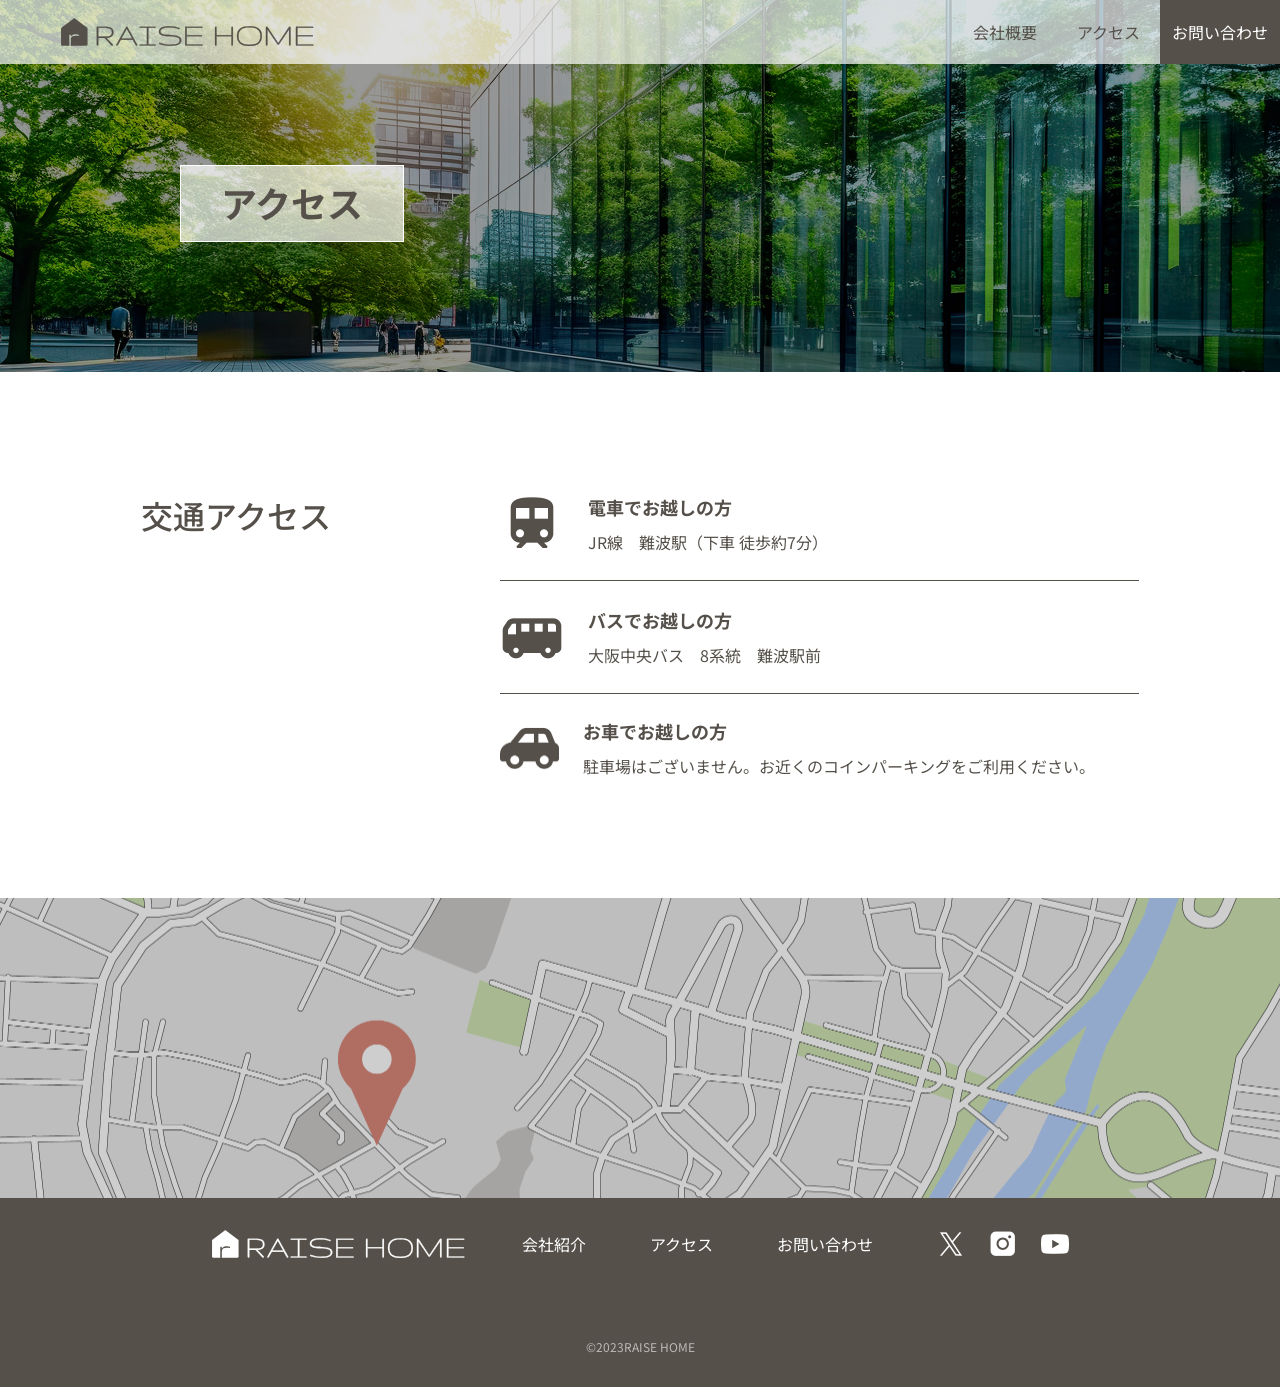
<file: access.html>
<!DOCTYPE html>
<html lang="ja">
<head>
    <meta charset="UTF-8">
    <meta name="viewport" content="width=device-width, initial-scale=1.0">
    <title>アクセス | 建築会社サイト</title>
    <link rel="stylesheet" href="css/style.css">
    <link rel="preconnect" href="https://fonts.googleapis.com">
    <link rel="preconnect" href="https://fonts.gstatic.com" crossorigin>
    <link href="https://fonts.googleapis.com/css2?family=Gruppo&family=Noto+Sans+JP:wght@100..900&display=swap" rel="stylesheet">
</head>
<body>
    <svg width="0" height="0" style="position: absolute; overflow: hidden;" aria-hidden="true">
        <defs>
            <symbol id="icon-arrow" viewBox="0 0 18 6">
                <path d="M0 4.8884H16.999L12.4641 0.353516" stroke="currentColor" stroke-linejoin="round" fill="none"/>
            </symbol>
        </defs>
    </svg>
    <header class="header">
        <div class="header__inner">
            <a class="logo" href="index.html" aria-label="RAISE HOME トップページ">
                <svg width="255" height="28" viewBox="0 0 255 28" fill="none">
                    <g clip-path="url(#clip0_2_1623)">
                    <path d="M37.6083 27.5388C37.2786 27.5388 37.0646 27.4116 36.9663 27.1571C36.868 26.9026 36.8159 26.6019 36.8159 26.2491V9.28616C36.8159 8.9565 36.8391 8.77143 36.8853 8.72517C36.9316 8.6789 37.1167 8.65576 37.4463 8.65576H42.3623C43.9412 8.65576 45.4044 8.69625 46.7404 8.783C48.0763 8.86975 49.2504 9.08952 50.2567 9.44231C51.263 9.80089 52.0438 10.3735 52.5932 11.1716C53.1485 11.9697 53.4261 13.0859 53.4261 14.5202C53.4261 15.5497 53.2121 16.3998 52.7841 17.0707C52.3561 17.7416 51.7893 18.2737 51.0838 18.6554C50.3782 19.0371 49.6032 19.3205 48.7646 19.494C47.9202 19.6675 47.0874 19.7716 46.2661 19.8063L52.5007 26.3648C52.6916 26.5556 52.7899 26.758 52.7899 26.972C52.7899 27.3422 52.599 27.533 52.2115 27.533C52.0959 27.533 51.9686 27.5041 51.824 27.4405C51.6795 27.3769 51.5349 27.2728 51.4018 27.1282L44.6063 19.8757H38.2676V26.2491C38.2676 26.5788 38.2271 26.8737 38.1461 27.1398C38.0652 27.4058 37.8916 27.5388 37.6198 27.5388H37.6083ZM38.2502 18.7595H44.6063C45.9191 18.7595 47.1336 18.667 48.2499 18.4819C49.3661 18.2968 50.2683 17.8978 50.9507 17.2963C51.6332 16.6948 51.9744 15.7694 51.9744 14.526C51.9744 13.0223 51.6101 11.9408 50.8756 11.2815C50.1411 10.6221 49.0595 10.2057 47.631 10.038C46.2025 9.87029 44.4443 9.78354 42.3507 9.78354H38.2502V18.7653V18.7595Z" fill="currentColor"/>
                    <path d="M52.2004 27.6831C52.0674 27.6831 51.917 27.6484 51.7551 27.579C51.5874 27.5096 51.4312 27.3939 51.2809 27.232L44.5315 20.0258H38.4011V26.2546C38.4011 26.5958 38.3606 26.9081 38.2738 27.1857C38.1755 27.5154 37.9442 27.6889 37.6087 27.6889C37.1229 27.6889 36.9147 27.4344 36.828 27.2147C36.7181 26.9428 36.666 26.619 36.666 26.2546V9.29166C36.666 8.83477 36.7065 8.69597 36.7759 8.63235C36.8453 8.56873 36.9783 8.52246 37.4352 8.52246H42.3512C43.9301 8.52246 45.4048 8.56295 46.7408 8.6497C48.0884 8.73645 49.2798 8.96201 50.2977 9.32058C51.3271 9.68494 52.1368 10.2864 52.7036 11.1019C53.2704 11.9174 53.5595 13.0741 53.5595 14.5315C53.5595 15.5841 53.334 16.469 52.8944 17.1572C52.4549 17.8454 51.865 18.3949 51.1363 18.7881C50.4191 19.1756 49.6268 19.4648 48.7766 19.6441C48.0363 19.8002 47.296 19.8986 46.5673 19.9448L52.5879 26.272C52.8019 26.4859 52.9176 26.7288 52.9176 26.9833C52.9176 27.4344 52.6631 27.6889 52.1946 27.6889L52.2004 27.6831ZM38.1119 19.7366H44.6588L51.4948 27.0354C51.6163 27.1684 51.7435 27.2609 51.8708 27.313C51.998 27.365 52.1137 27.3939 52.2062 27.3939C52.507 27.3939 52.64 27.2725 52.64 26.9775C52.64 26.804 52.559 26.6363 52.3971 26.4686L45.9369 19.6788L46.255 19.6672C47.0705 19.6325 47.9033 19.5284 48.7303 19.3549C49.5516 19.1814 50.3208 18.9038 51.009 18.5337C51.6915 18.1635 52.2467 17.6488 52.6573 17.001C53.0679 16.3533 53.2762 15.5263 53.2762 14.5315C53.2762 13.1319 53.0043 12.0388 52.4723 11.2696C51.9402 10.5004 51.1768 9.93941 50.2051 9.59241C49.2162 9.2454 48.0479 9.02562 46.7293 8.93887C45.3991 8.85212 43.9301 8.81163 42.357 8.81163H37.441C37.146 8.81163 37.0304 8.82899 36.9899 8.84055C36.9783 8.88104 36.961 8.99671 36.961 9.29166V26.2546C36.961 26.5843 37.0072 26.8734 37.1056 27.1048C37.1576 27.232 37.2617 27.3939 37.6145 27.3939C37.8227 27.3939 37.9384 27.3014 38.002 27.099C38.0772 26.8445 38.1119 26.5611 38.1119 26.2488V19.7308V19.7366ZM44.6125 18.9096H38.1119V9.63867H42.357C44.4448 9.63867 46.2261 9.72543 47.6546 9.89315C49.1063 10.0667 50.2225 10.4946 50.9801 11.1771C51.7435 11.8653 52.131 12.9931 52.131 14.5315C52.131 15.8096 51.7725 16.7813 51.0553 17.4117C50.3555 18.0305 49.4186 18.4411 48.2792 18.632C47.1572 18.817 45.9254 18.9154 44.6125 18.9154V18.9096ZM38.4011 18.6204H44.6125C45.908 18.6204 47.1283 18.5279 48.233 18.3428C49.3203 18.1635 50.2051 17.776 50.8644 17.1919C51.5122 16.6193 51.8419 15.7229 51.8419 14.5315C51.8419 13.0798 51.4891 12.0215 50.7893 11.3968C50.0837 10.7607 49.0137 10.35 47.6257 10.1881C46.2087 10.0204 44.439 9.93363 42.3627 9.93363H38.4068V18.6262L38.4011 18.6204Z" fill="currentColor"/>
                    <path d="M56.9259 27.7066C56.5963 27.7066 56.417 27.5562 56.3823 27.2555C56.3476 26.9548 56.4112 26.6656 56.5673 26.3822L65.9019 9.52336C66.0812 9.1937 66.2257 8.96815 66.3241 8.84669C66.4282 8.72524 66.5785 8.66162 66.781 8.66162C66.9371 8.66162 67.0817 8.71946 67.2032 8.84091C67.3246 8.96236 67.4808 9.18792 67.66 9.52914L77.0119 26.4053C77.1334 26.6193 77.197 26.8391 77.197 27.0646C77.197 27.4926 77.0061 27.7066 76.6187 27.7066C76.4741 27.7066 76.3179 27.6546 76.1618 27.5447C76.0056 27.4348 75.8437 27.2439 75.6875 26.9605L72.8073 21.7438H60.743L57.8281 27.0299C57.591 27.4811 57.2845 27.7066 56.9143 27.7066H56.9259ZM61.2462 20.7433H72.3273L66.7867 10.628L61.2462 20.7433Z" fill="currentColor"/>
                    <path d="M76.6299 27.8517C76.4564 27.8517 76.2714 27.788 76.0921 27.6666C75.9128 27.5451 75.7451 27.3369 75.5716 27.0304L72.7319 21.8831H60.841L57.9667 27.094C57.7064 27.5914 57.3536 27.8459 56.9256 27.8459C56.5266 27.8459 56.2837 27.6435 56.2374 27.2675C56.2027 26.9379 56.2663 26.614 56.4398 26.3075L65.7743 9.44864C65.9594 9.11899 66.104 8.88186 66.2139 8.74884C66.3469 8.59269 66.5378 8.51172 66.7807 8.51172C66.9773 8.51172 67.1508 8.5869 67.3012 8.73149C67.44 8.86451 67.5961 9.09585 67.787 9.45443L77.1389 26.3306C77.2719 26.5619 77.3413 26.8106 77.3413 27.0593C77.3413 27.5683 77.0868 27.8459 76.6184 27.8459L76.6299 27.8517ZM60.6675 21.5997H72.8996L75.8202 26.8916C75.9648 27.1519 76.1094 27.3312 76.2482 27.4237C76.3812 27.5162 76.5085 27.5625 76.6241 27.5625C76.8381 27.5625 77.0579 27.5047 77.0579 27.0651C77.0579 26.8685 77.0001 26.6661 76.8902 26.4752L67.5383 9.59901C67.3648 9.27514 67.2202 9.05537 67.1045 8.94548C67.0062 8.85294 66.9021 8.80668 66.7807 8.80668C66.6245 8.80668 66.5089 8.85294 66.4337 8.9397C66.3353 9.06115 66.1965 9.28092 66.023 9.59323L56.6885 26.4521C56.5439 26.7123 56.4861 26.9668 56.5208 27.2386C56.5439 27.4642 56.6654 27.5567 56.9198 27.5567C57.2379 27.5567 57.4924 27.3601 57.7064 26.9552L60.6617 21.5939L60.6675 21.5997ZM72.5699 20.8884H61.003L66.7865 10.3277L72.5699 20.8884ZM61.4888 20.5992H72.0841L66.7865 10.9292L61.4888 20.5992Z" fill="currentColor"/>
                    <path d="M80.8815 27.5393C80.6096 27.5393 80.3378 27.5219 80.0602 27.4872C79.7826 27.4525 79.6438 27.2733 79.6438 26.9436C79.6438 26.6602 79.7768 26.5041 80.0429 26.4694C80.3089 26.4347 80.5865 26.4173 80.8815 26.4173H86.931V9.77825H80.8815C80.5865 9.77825 80.3089 9.7609 80.0429 9.72619C79.7768 9.69149 79.6438 9.53534 79.6438 9.25195C79.6438 8.92229 79.7826 8.743 80.0602 8.7083C80.3378 8.6736 80.6096 8.65625 80.8815 8.65625H94.4206C94.7502 8.65625 95.0336 8.6736 95.2765 8.7083C95.5194 8.743 95.6409 8.91072 95.6409 9.21725C95.6409 9.52377 95.5194 9.69149 95.2765 9.72619C95.0336 9.7609 94.7502 9.77825 94.4206 9.77825H88.3711V26.4173H94.4206C94.7502 26.4173 95.0336 26.4347 95.2765 26.4694C95.5194 26.5041 95.6409 26.6718 95.6409 26.9783C95.6409 27.2848 95.5194 27.4525 95.2765 27.4872C95.0336 27.5219 94.7502 27.5393 94.4206 27.5393H80.8815Z" fill="currentColor"/>
                    <path d="M94.4204 27.6835H80.8813C80.6037 27.6835 80.3261 27.6661 80.0427 27.6314C79.8402 27.6083 79.499 27.4868 79.499 26.9432C79.499 26.5904 79.6841 26.3706 80.0253 26.3243C80.2971 26.2896 80.5863 26.2723 80.8813 26.2723H86.7862V9.9224H80.8813C80.5805 9.9224 80.2914 9.90505 80.0253 9.87035C79.6899 9.82986 79.499 9.61009 79.499 9.25152C79.499 8.71365 79.8402 8.5922 80.0427 8.56328C80.3261 8.52858 80.6037 8.51123 80.8813 8.51123H94.4204C94.7501 8.51123 95.045 8.52858 95.2937 8.56328C95.4788 8.58642 95.7853 8.70787 95.7853 9.21682C95.7853 9.72576 95.4788 9.84143 95.2937 9.87035C95.045 9.90505 94.7501 9.9224 94.4204 9.9224H88.5155V26.2723H94.4204C94.7501 26.2723 95.045 26.2896 95.2937 26.3243C95.4788 26.3475 95.7853 26.4689 95.7853 26.9779C95.7853 27.4868 95.4788 27.6025 95.2937 27.6314C95.045 27.6661 94.7501 27.6835 94.4204 27.6835ZM80.8813 26.5672C80.5921 26.5672 80.3203 26.5846 80.06 26.6193C79.8692 26.6424 79.7882 26.7407 79.7882 26.949C79.7882 27.267 79.9328 27.3307 80.0774 27.348C80.3492 27.3827 80.6152 27.4001 80.8813 27.4001H94.4204C94.7385 27.4001 95.0219 27.3827 95.2532 27.348C95.3747 27.3307 95.4903 27.2728 95.4903 26.9837C95.4903 26.6945 95.3689 26.6366 95.2532 26.6193C95.0161 26.5846 94.7385 26.5672 94.4204 26.5672H88.2263V9.63901H94.4204C94.7385 9.63901 95.0219 9.62166 95.2532 9.58696C95.3747 9.56961 95.4903 9.51177 95.4903 9.2226C95.4903 8.93343 95.3689 8.87559 95.2532 8.85824C95.0161 8.82354 94.7385 8.80619 94.4204 8.80619H80.8813C80.6152 8.80619 80.3492 8.82354 80.0774 8.85824C79.9328 8.87559 79.7882 8.93921 79.7882 9.2573C79.7882 9.4655 79.8692 9.56382 80.06 9.58696C80.3203 9.62166 80.5921 9.63901 80.8813 9.63901H87.0754V26.5672H80.8813Z" fill="currentColor"/>
                    <path d="M111.129 27.8744C109.527 27.8744 107.942 27.7703 106.375 27.5679C104.807 27.3655 103.425 27.1168 102.222 26.8218C101.019 26.5269 100.146 26.2551 99.6024 26.0064C99.2958 25.8618 99.1455 25.642 99.1455 25.3471C99.1455 25.0174 99.29 24.8555 99.585 24.8555C99.666 24.8555 99.7412 24.8728 99.8221 24.9075C100.412 25.1446 101.32 25.4049 102.552 25.6941C103.784 25.9832 105.178 26.2319 106.728 26.4401C108.283 26.6483 109.833 26.7524 111.378 26.7524C112.922 26.7524 114.269 26.6136 115.553 26.336C116.837 26.0584 117.867 25.5957 118.647 24.9364C119.428 24.2771 119.816 23.3865 119.816 22.2587C119.816 21.368 119.521 20.6682 118.937 20.1651C118.347 19.6619 117.56 19.286 116.565 19.0373C115.571 18.7886 114.454 18.6151 113.217 18.511C111.979 18.4069 110.701 18.3317 109.376 18.2796C108.052 18.2276 106.774 18.1408 105.536 18.0194C104.299 17.8979 103.182 17.6839 102.188 17.3948C101.193 17.0998 100.4 16.6603 99.8163 16.0704C99.2264 15.4804 98.9373 14.6997 98.9373 13.7165C98.9373 12.6292 99.2264 11.7385 99.8106 11.0329C100.395 10.3274 101.175 9.77215 102.159 9.37309C103.142 8.97403 104.241 8.69064 105.461 8.53449C106.681 8.37833 107.931 8.29736 109.203 8.29736C110.603 8.29736 111.967 8.37833 113.286 8.54027C114.61 8.70221 115.796 8.9162 116.843 9.17645C117.895 9.43671 118.705 9.70275 119.284 9.97457C119.463 10.0555 119.555 10.2059 119.555 10.4315C119.555 10.5876 119.503 10.738 119.393 10.871C119.284 11.004 119.139 11.0734 118.942 11.0734C118.827 11.0734 118.734 11.0503 118.653 11.004C117.468 10.5067 116.033 10.1192 114.35 9.83577C112.667 9.55238 110.973 9.41357 109.267 9.41357C107.705 9.41357 106.253 9.54081 104.894 9.78372C103.541 10.0324 102.448 10.4604 101.615 11.0734C100.782 11.6865 100.372 12.5309 100.372 13.6124C100.372 14.3931 100.667 14.9946 101.251 15.4284C101.841 15.8564 102.627 16.1745 103.622 16.3884C104.617 16.5967 105.733 16.747 106.971 16.828C108.208 16.909 109.486 16.9899 110.811 17.0651C112.135 17.1403 113.413 17.256 114.651 17.4121C115.889 17.5683 117.005 17.8227 118 18.1755C118.994 18.5283 119.787 19.0257 120.371 19.685C120.961 20.3386 121.25 21.2003 121.25 22.2587C121.25 23.317 120.972 24.2482 120.411 24.9711C119.85 25.6941 119.093 26.2666 118.133 26.6888C117.173 27.111 116.085 27.4118 114.882 27.5968C113.674 27.7761 112.419 27.8686 111.123 27.8686L111.129 27.8744Z" fill="currentColor"/>
                    <path d="M111.129 28.0191C109.527 28.0191 107.919 27.915 106.358 27.7126C104.796 27.5101 103.397 27.2557 102.194 26.9665C100.985 26.6715 100.1 26.3939 99.5508 26.1452C99.198 25.9717 99.0071 25.6999 99.0071 25.3529C99.0071 24.9423 99.2153 24.7167 99.5912 24.7167C99.6896 24.7167 99.7879 24.7399 99.8862 24.7803C100.459 25.0117 101.373 25.2777 102.593 25.5611C103.813 25.8445 105.213 26.099 106.757 26.3014C108.295 26.5096 109.857 26.6137 111.39 26.6137C112.922 26.6137 114.27 26.4749 115.536 26.2031C116.791 25.9313 117.809 25.4744 118.567 24.8382C119.307 24.2136 119.683 23.3518 119.683 22.2703C119.683 21.4259 119.405 20.7608 118.85 20.2866C118.283 19.8008 117.503 19.4306 116.537 19.1877C115.554 18.9448 114.437 18.7655 113.211 18.6672C111.985 18.5689 110.696 18.4879 109.383 18.4417C108.064 18.3896 106.769 18.3029 105.537 18.1756C104.293 18.0484 103.16 17.8402 102.165 17.5452C101.153 17.2445 100.332 16.7876 99.73 16.1861C99.1286 15.5846 98.8047 14.746 98.8047 13.7281C98.8047 12.6119 99.1112 11.6808 99.7127 10.9521C100.308 10.2291 101.118 9.65656 102.119 9.25171C103.108 8.84687 104.23 8.56348 105.456 8.40154C108.012 8.07188 110.788 8.09502 113.321 8.40733C114.64 8.56926 115.843 8.78325 116.895 9.04351C117.954 9.30376 118.781 9.57559 119.365 9.84741C119.527 9.91681 119.718 10.0787 119.718 10.4373C119.718 10.6282 119.654 10.8075 119.527 10.9694C119.394 11.1429 119.203 11.2297 118.966 11.2297C118.827 11.2297 118.706 11.2007 118.607 11.1429C117.451 10.6629 116.016 10.2696 114.351 9.992C112.679 9.71439 110.979 9.5698 109.29 9.5698C107.746 9.5698 106.289 9.69704 104.947 9.93995C103.622 10.1829 102.535 10.605 101.725 11.2007C100.927 11.7849 100.54 12.583 100.54 13.624C100.54 14.3643 100.806 14.9137 101.361 15.3186C101.928 15.735 102.709 16.0473 103.68 16.2497C104.663 16.4579 105.78 16.6025 107.006 16.6893C108.238 16.776 109.527 16.8512 110.84 16.9264C112.159 17.0016 113.454 17.1172 114.686 17.2734C115.93 17.4295 117.063 17.6898 118.064 18.0426C119.076 18.4012 119.897 18.9217 120.493 19.5926C121.1 20.275 121.412 21.1715 121.412 22.2645C121.412 23.3576 121.117 24.3177 120.545 25.0637C119.972 25.804 119.186 26.3939 118.208 26.8277C117.242 27.2557 116.132 27.5622 114.917 27.7473C113.703 27.9266 112.431 28.0191 111.135 28.0191H111.129ZM99.5912 25.0059C99.412 25.0059 99.2963 25.0637 99.2963 25.3529C99.2963 25.59 99.4177 25.7578 99.6722 25.885C100.199 26.1279 101.072 26.3997 102.263 26.6889C103.455 26.9781 104.848 27.2325 106.398 27.4292C109.198 27.7935 112.182 27.8629 114.871 27.4639C116.063 27.2846 117.144 26.9839 118.087 26.5674C119.018 26.1568 119.77 25.59 120.308 24.8902C120.846 24.1962 121.117 23.3171 121.117 22.2703C121.117 21.2235 120.834 20.4138 120.273 19.7892C119.706 19.153 118.925 18.6614 117.96 18.3202C116.982 17.9732 115.866 17.7187 114.646 17.5626C113.42 17.4064 112.13 17.2907 110.817 17.2156C109.498 17.1404 108.209 17.0652 106.977 16.9784C105.739 16.8917 104.606 16.7471 103.611 16.5331C102.599 16.3191 101.783 15.9895 101.182 15.5499C100.557 15.093 100.239 14.4453 100.239 13.6182C100.239 12.4905 100.679 11.594 101.546 10.9578C102.39 10.339 103.512 9.89368 104.883 9.64499C106.242 9.3963 107.723 9.26906 109.279 9.26906C110.985 9.26906 112.702 9.41365 114.385 9.69704C116.074 9.98043 117.532 10.3737 118.723 10.8769C118.792 10.9174 118.868 10.9347 118.954 10.9347C119.105 10.9347 119.209 10.8884 119.29 10.7843C119.377 10.6744 119.417 10.5588 119.417 10.4315C119.417 10.2176 119.319 10.1424 119.232 10.1077C118.665 9.84163 117.855 9.57559 116.814 9.32111C115.773 9.06664 114.582 8.85265 113.275 8.69071C110.765 8.37841 108.018 8.35527 105.485 8.68493C104.282 8.84109 103.183 9.11869 102.217 9.51197C101.263 9.89946 100.493 10.4489 99.9267 11.1313C99.3715 11.808 99.0881 12.6813 99.0881 13.7223C99.0881 14.6593 99.3715 15.4169 99.9267 15.9779C100.493 16.5447 101.268 16.9784 102.24 17.2618C103.223 17.551 104.339 17.7592 105.56 17.8864C106.786 18.0079 108.076 18.1004 109.388 18.1467C110.707 18.1987 111.997 18.2739 113.234 18.378C114.472 18.4821 115.606 18.6556 116.606 18.9101C117.618 19.1646 118.434 19.5521 119.035 20.0668C119.654 20.5989 119.966 21.3392 119.966 22.2703C119.966 23.4386 119.556 24.3755 118.746 25.058C117.954 25.7231 116.89 26.2031 115.594 26.4865C114.31 26.7641 112.893 26.9029 111.39 26.9029C109.886 26.9029 108.272 26.7988 106.716 26.5906C105.167 26.3824 103.755 26.1279 102.523 25.8445C101.292 25.5553 100.366 25.2893 99.7763 25.0522C99.7127 25.0233 99.6549 25.0117 99.5912 25.0117V25.0059Z" fill="currentColor"/>
                    <path d="M125.651 27.539C125.437 27.539 125.31 27.5043 125.269 27.4349C125.229 27.3655 125.211 27.2035 125.211 26.9433V9.45982C125.211 9.13016 125.234 8.91617 125.281 8.81785C125.327 8.71953 125.512 8.66748 125.842 8.66748H141.312C141.642 8.66748 141.931 8.68483 142.186 8.71953C142.44 8.75423 142.567 8.93352 142.567 9.26318C142.567 9.54657 142.44 9.70272 142.186 9.73742C141.931 9.77213 141.642 9.78948 141.312 9.78948H126.657V17.2097H141.231C141.48 17.2097 141.688 17.2444 141.856 17.3138C142.024 17.3832 142.111 17.5278 142.111 17.7533C142.111 18.002 142.041 18.1639 141.897 18.2449C141.752 18.3259 141.573 18.3664 141.347 18.3664H126.657V26.4343H141.347C141.677 26.4343 141.966 26.4517 142.22 26.4864C142.475 26.5211 142.602 26.6772 142.602 26.9606C142.602 27.2903 142.498 27.4638 142.29 27.4927C142.082 27.5216 141.81 27.539 141.486 27.5505H125.662L125.651 27.539Z" fill="currentColor"/>
                    <path d="M125.651 27.6836C125.373 27.6836 125.217 27.6316 125.147 27.5101C125.113 27.4465 125.066 27.325 125.066 26.9433V9.45987C125.066 8.99141 125.113 8.83526 125.147 8.76007C125.223 8.59235 125.437 8.52295 125.841 8.52295H141.312C141.648 8.52295 141.943 8.5403 142.203 8.575C142.394 8.59813 142.712 8.72537 142.712 9.26324C142.712 9.61603 142.533 9.8358 142.203 9.88207C141.943 9.91677 141.642 9.93412 141.312 9.93412H126.801V17.0651H141.231C141.497 17.0651 141.729 17.1056 141.914 17.175C142.07 17.2386 142.261 17.389 142.261 17.7476C142.261 18.0541 142.162 18.2565 141.977 18.3664C141.815 18.459 141.607 18.5052 141.353 18.5052H126.807V26.284H141.353C141.688 26.284 141.983 26.3014 142.243 26.3361C142.567 26.3823 142.752 26.6021 142.752 26.9549C142.752 27.4638 142.515 27.6026 142.313 27.6316C142.099 27.6605 141.827 27.6778 141.491 27.6894H125.662L125.651 27.6836ZM125.396 27.3655C125.396 27.3655 125.454 27.3944 125.651 27.3944H141.474C141.792 27.3829 142.058 27.3655 142.261 27.3366C142.313 27.3308 142.446 27.3135 142.446 26.9491C142.446 26.6888 142.324 26.6368 142.191 26.6194C141.943 26.5847 141.659 26.5674 141.335 26.5674H126.501V18.2103H141.335C141.538 18.2103 141.7 18.1756 141.815 18.112C141.908 18.0599 141.954 17.9384 141.954 17.7476C141.954 17.5336 141.867 17.47 141.792 17.4411C141.642 17.3775 141.445 17.3485 141.22 17.3485H126.501V9.63916H141.301C141.619 9.63916 141.908 9.62181 142.157 9.58711C142.29 9.56976 142.411 9.51771 142.411 9.25745C142.411 8.93358 142.284 8.87574 142.157 8.85839C141.908 8.82369 141.624 8.80634 141.301 8.80634H125.83C125.46 8.80634 125.402 8.87574 125.402 8.87574C125.384 8.92201 125.35 9.05503 125.35 9.45987V26.9433C125.35 27.2788 125.385 27.3539 125.39 27.3597L125.396 27.3655Z" fill="currentColor"/>
                    <path d="M155.811 27.5389C155.458 27.5389 155.245 27.4174 155.158 27.1687C155.071 26.9201 155.031 26.6482 155.031 26.3533V9.84723C155.031 9.55228 155.077 9.28045 155.175 9.03176C155.273 8.78307 155.493 8.66162 155.846 8.66162C156.095 8.66162 156.262 8.78886 156.343 9.04333C156.424 9.2978 156.471 9.56384 156.471 9.84723V17.2674H171.467V9.84723C171.467 9.55228 171.502 9.28045 171.577 9.03176C171.652 8.78307 171.849 8.66162 172.179 8.66162C172.508 8.66162 172.722 8.78886 172.797 9.03176C172.873 9.28045 172.907 9.55228 172.907 9.84723V26.3533C172.907 26.6482 172.873 26.9201 172.797 27.1687C172.722 27.4174 172.526 27.5389 172.196 27.5389C171.866 27.5389 171.652 27.4174 171.577 27.1687C171.502 26.9201 171.467 26.6482 171.467 26.3533V18.32H156.471V26.3533C156.471 26.6367 156.424 26.9027 156.326 27.1572C156.228 27.4117 156.06 27.5389 155.811 27.5389Z" fill="currentColor"/>
                    <path d="M172.196 27.6835C171.687 27.6835 171.502 27.4233 171.438 27.2093C171.363 26.949 171.322 26.6599 171.322 26.3533V18.4647H156.615V26.3533C156.615 26.6541 156.563 26.9375 156.459 27.2093C156.343 27.5216 156.118 27.6835 155.805 27.6835C155.285 27.6835 155.088 27.4291 155.019 27.2151C154.926 26.9548 154.886 26.6656 154.886 26.3533V9.84729C154.886 9.53498 154.938 9.24581 155.042 8.97977C155.123 8.76578 155.331 8.51709 155.846 8.51709C156.158 8.51709 156.378 8.68481 156.482 8.99712C156.569 9.26316 156.615 9.55233 156.615 9.84729V17.1229H171.322V9.84729C171.322 9.54076 171.363 9.25159 171.438 8.99133C171.502 8.77156 171.681 8.51709 172.178 8.51709C172.676 8.51709 172.872 8.77735 172.936 8.99133C173.011 9.25159 173.052 9.54076 173.052 9.84729V26.3533C173.052 26.6599 173.011 26.949 172.936 27.2093C172.872 27.4291 172.693 27.6835 172.196 27.6835ZM156.326 18.1755H171.612V26.3533C171.612 26.6309 171.646 26.8912 171.716 27.1225C171.75 27.2382 171.837 27.3944 172.196 27.3944C172.554 27.3944 172.624 27.2382 172.658 27.1225C172.728 26.8912 172.762 26.6309 172.762 26.3533V9.84729C172.762 9.56968 172.728 9.30943 172.658 9.0723C172.624 8.95663 172.537 8.80048 172.178 8.80048C171.82 8.80048 171.75 8.95663 171.716 9.0723C171.646 9.30364 171.612 9.5639 171.612 9.84729V17.4121H156.326V9.84729C156.326 9.58125 156.285 9.32678 156.204 9.08965C156.141 8.89301 156.025 8.80626 155.84 8.80626C155.458 8.80626 155.354 8.9682 155.308 9.08387C155.221 9.31521 155.175 9.56968 155.175 9.84729V26.3533C155.175 26.6309 155.215 26.8854 155.296 27.1225C155.337 27.2382 155.435 27.4001 155.811 27.4001C156.002 27.4001 156.118 27.3134 156.193 27.111C156.28 26.8738 156.326 26.6194 156.326 26.3591V18.1813V18.1755Z" fill="currentColor"/>
                    <path d="M189.427 27.8914C185.135 27.8914 181.989 27.0818 179.988 25.4682C177.987 23.8546 176.986 21.3966 176.986 18.1C176.986 14.8034 177.987 12.3455 179.988 10.7319C181.989 9.11828 185.135 8.30859 189.427 8.30859C193.718 8.30859 196.87 9.11828 198.871 10.7319C200.878 12.3455 201.878 14.8034 201.878 18.1C201.878 21.3966 200.878 23.8546 198.871 25.4682C196.864 27.0818 193.718 27.8914 189.427 27.8914ZM189.427 26.7752C193.134 26.7752 195.893 26.1159 197.714 24.8031C199.536 23.4902 200.444 21.252 200.444 18.1C200.444 14.948 199.536 12.7156 197.714 11.397C195.898 10.0841 193.134 9.4248 189.427 9.4248C185.719 9.4248 182.961 10.0841 181.15 11.397C179.34 12.7156 178.432 14.948 178.432 18.1C178.432 21.252 179.34 23.4844 181.15 24.8031C182.961 26.1217 185.725 26.7752 189.427 26.7752Z" fill="currentColor"/>
                    <path d="M189.426 28.0359C185.118 28.0359 181.914 27.2089 179.895 25.578C177.871 23.9412 176.842 21.4254 176.842 18.0941C176.842 14.7629 177.871 12.247 179.895 10.6103C181.914 8.97938 185.118 8.15234 189.426 8.15234C193.735 8.15234 196.939 8.97938 198.963 10.6045C200.993 12.2413 202.023 14.7571 202.023 18.0884C202.023 21.4196 200.993 23.9355 198.963 25.5722C196.939 27.2031 193.735 28.0302 189.426 28.0302V28.0359ZM189.426 8.4473C185.187 8.4473 182.041 9.2512 180.08 10.8359C178.125 12.4148 177.137 14.8554 177.137 18.0941C177.137 21.3329 178.125 23.7735 180.08 25.3524C182.047 26.9371 185.187 27.741 189.426 27.741C193.666 27.741 196.812 26.9371 198.784 25.3524C200.745 23.7735 201.739 21.3329 201.739 18.0941C201.739 14.8554 200.745 12.4148 198.784 10.8359C196.818 9.2512 193.666 8.4473 189.426 8.4473ZM189.426 26.9139C185.708 26.9139 182.897 26.2431 181.063 24.9129C179.219 23.5769 178.282 21.2808 178.282 18.0941C178.282 14.9074 179.219 12.6114 181.063 11.2754C182.891 9.94522 185.708 9.27434 189.426 9.27434C193.145 9.27434 195.962 9.94522 197.795 11.2754C199.646 12.6114 200.583 14.9074 200.583 18.0941C200.583 21.2808 199.646 23.5711 197.795 24.9129C195.962 26.2431 193.145 26.9139 189.426 26.9139ZM189.426 9.56351C185.771 9.56351 183.013 10.217 181.231 11.5125C179.467 12.7965 178.571 15.0115 178.571 18.0999C178.571 21.1883 179.467 23.4034 181.231 24.6815C183.013 25.9712 185.765 26.6305 189.426 26.6305C193.087 26.6305 195.84 25.977 197.627 24.6815C199.397 23.3976 200.294 21.1825 200.294 18.0999C200.294 15.0173 199.397 12.7965 197.627 11.5183C195.84 10.2286 193.082 9.5693 189.426 9.5693V9.56351Z" fill="currentColor"/>
                    <path d="M206.694 27.539C206.365 27.539 206.162 27.4233 206.087 27.192C206.012 26.9606 205.966 26.683 205.966 26.3533V9.58127C205.966 9.32101 206.035 9.10703 206.18 8.92774C206.318 8.75423 206.498 8.66748 206.712 8.66748C207.07 8.66748 207.417 8.91039 207.747 9.3962L218.25 25.1909L228.752 9.3962C229.071 8.91039 229.412 8.66748 229.788 8.66748C230.002 8.66748 230.181 8.75423 230.32 8.92774C230.459 9.10124 230.534 9.32101 230.534 9.58127V26.3533C230.534 26.683 230.493 26.9606 230.412 27.192C230.331 27.4233 230.129 27.539 229.805 27.539C229.522 27.539 229.331 27.4233 229.238 27.192C229.146 26.9606 229.094 26.683 229.094 26.3533V11.3047L219.082 26.0815C218.811 26.4632 218.533 26.6599 218.25 26.6599C217.943 26.6599 217.666 26.469 217.417 26.0815L207.406 11.3047V26.3533C207.406 26.683 207.359 26.9606 207.261 27.192C207.163 27.4233 206.978 27.539 206.694 27.539Z" fill="currentColor"/>
                    <path d="M229.805 27.6836C229.377 27.6836 229.186 27.4465 229.105 27.2498C229.001 27.0012 228.949 26.7004 228.949 26.3534V11.779L219.198 26.1626C218.573 27.0416 217.827 26.9838 217.295 26.1626L207.55 11.779V26.3534C207.55 26.7004 207.498 27.0012 207.394 27.2498C207.313 27.4465 207.122 27.6836 206.694 27.6836C206.202 27.6836 206.017 27.4407 205.948 27.2383C205.861 26.9954 205.821 26.6946 205.821 26.3534V9.58133C205.821 9.29215 205.902 9.03768 206.063 8.84104C206.231 8.63284 206.451 8.52295 206.711 8.52295C207.122 8.52295 207.509 8.78899 207.862 9.31529L218.249 24.9249L228.636 9.31529C228.978 8.78899 229.365 8.52295 229.793 8.52295C230.053 8.52295 230.267 8.62705 230.441 8.84104C230.603 9.04346 230.684 9.29215 230.684 9.58133V26.3534C230.684 26.6946 230.643 26.9954 230.556 27.2383C230.487 27.4407 230.302 27.6836 229.81 27.6836H229.805ZM229.238 10.8363V26.3534C229.238 26.6599 229.284 26.926 229.371 27.1342C229.446 27.3077 229.585 27.3944 229.805 27.3944C230.152 27.3944 230.238 27.2498 230.279 27.1457C230.354 26.9318 230.389 26.6657 230.389 26.3534V9.58133C230.389 9.35577 230.331 9.1707 230.209 9.02033C230.094 8.88153 229.961 8.81212 229.787 8.81212C229.469 8.81212 229.163 9.03768 228.873 9.47722L218.249 25.4512L207.625 9.47722C207.33 9.03768 207.018 8.81212 206.711 8.81212C206.543 8.81212 206.405 8.88153 206.289 9.02033C206.168 9.1707 206.11 9.35577 206.11 9.58133V26.3534C206.11 26.6657 206.144 26.9318 206.22 27.1457C206.254 27.2556 206.347 27.3944 206.694 27.3944C206.919 27.3944 207.052 27.3135 207.128 27.1342C207.214 26.9202 207.261 26.6599 207.261 26.3534V10.8363L217.538 26.0006C217.96 26.6541 218.457 26.712 218.961 26.0006L229.238 10.8363Z" fill="currentColor"/>
                    <path d="M236.393 27.539C236.179 27.539 236.051 27.5043 236.011 27.4349C235.97 27.3655 235.953 27.2035 235.953 26.9433V9.45982C235.953 9.13016 235.976 8.91617 236.023 8.81785C236.069 8.71953 236.254 8.66748 236.584 8.66748H252.054C252.384 8.66748 252.673 8.68483 252.928 8.71953C253.182 8.75423 253.309 8.93352 253.309 9.26318C253.309 9.54657 253.182 9.70272 252.928 9.73742C252.673 9.77213 252.384 9.78948 252.054 9.78948H237.399V17.2097H251.973C252.222 17.2097 252.43 17.2444 252.598 17.3138C252.766 17.3832 252.852 17.5278 252.852 17.7533C252.852 18.002 252.783 18.1639 252.638 18.2449C252.494 18.3259 252.315 18.3664 252.089 18.3664H237.399V26.4343H252.089C252.419 26.4343 252.708 26.4517 252.962 26.4864C253.217 26.5211 253.344 26.6772 253.344 26.9606C253.344 27.2903 253.24 27.4638 253.032 27.4927C252.824 27.5216 252.552 27.539 252.228 27.5505H236.404L236.393 27.539Z" fill="currentColor"/>
                    <path d="M236.393 27.6836C236.116 27.6836 235.959 27.6316 235.884 27.5101C235.849 27.4465 235.803 27.325 235.803 26.9433V9.45987C235.803 8.99141 235.849 8.83526 235.884 8.76007C235.959 8.59235 236.173 8.52295 236.578 8.52295H252.049C252.384 8.52295 252.679 8.5403 252.94 8.575C253.131 8.59813 253.449 8.72537 253.449 9.26324C253.449 9.61603 253.269 9.8358 252.94 9.88207C252.679 9.91677 252.379 9.93412 252.049 9.93412H237.538V17.0651H251.968C252.234 17.0651 252.465 17.1056 252.65 17.175C252.807 17.2386 252.997 17.389 252.997 17.7476C252.997 18.0541 252.899 18.2565 252.714 18.3664C252.552 18.459 252.344 18.5052 252.095 18.5052H237.55V26.284H252.095C252.431 26.284 252.726 26.3014 252.986 26.3361C253.31 26.3823 253.495 26.6021 253.495 26.9549C253.495 27.4638 253.258 27.6026 253.055 27.6316C252.841 27.6605 252.57 27.6778 252.234 27.6894H236.405L236.393 27.6836ZM236.139 27.3655C236.139 27.3655 236.196 27.3944 236.393 27.3944H252.217C252.535 27.3829 252.801 27.3655 253.003 27.3366C253.055 27.3308 253.194 27.3135 253.194 26.9491C253.194 26.6888 253.073 26.6368 252.94 26.6194C252.691 26.5847 252.408 26.5674 252.084 26.5674H237.249V18.2103H252.084C252.286 18.2103 252.442 18.1756 252.564 18.112C252.656 18.0599 252.703 17.9384 252.703 17.7476C252.703 17.5336 252.616 17.47 252.541 17.4411C252.39 17.3775 252.194 17.3485 251.968 17.3485H237.249V9.63916H252.049C252.367 9.63916 252.656 9.62181 252.905 9.58711C253.038 9.56976 253.159 9.51771 253.159 9.25745C253.159 8.93358 253.032 8.87574 252.905 8.85839C252.656 8.82369 252.373 8.80634 252.049 8.80634H236.578C236.208 8.80634 236.15 8.87574 236.15 8.87574C236.133 8.92201 236.098 9.05503 236.098 9.45987V26.9433C236.098 27.2788 236.133 27.3539 236.139 27.3597V27.3655Z" fill="currentColor"/>
                    <path d="M27.5501 10.5123C27.5443 10.4371 27.5327 10.3677 27.5038 10.2983C27.498 10.281 27.4865 10.2636 27.4807 10.2463C27.4229 10.1017 27.3361 9.96865 27.1915 9.85876L14.8785 0.477964C14.5431 0.223491 14.0804 0.223491 13.7391 0.477964L1.42613 9.85876C1.27576 9.97443 1.18322 10.119 1.12539 10.2694C1.09069 10.3677 1.06755 10.466 1.06755 10.5701C1.06755 10.5817 1.06177 10.5933 1.06177 10.6048V26.839C1.06177 27.3133 1.44926 27.7008 1.92351 27.7008H9.28587C9.28587 27.7008 9.28587 27.6834 9.28587 27.6777V17.6607C9.28587 17.3946 9.33792 17.1633 9.43624 16.9724C9.55191 16.7469 9.78903 16.6312 10.1418 16.6312C10.4946 16.6312 10.6681 16.8221 10.7317 16.9782C10.8069 17.1633 10.8474 17.3946 10.8474 17.6607V18.6323C11.1019 18.1291 11.4431 17.7301 11.8827 17.4293C12.5188 16.9898 13.2186 16.6948 13.9647 16.5445C14.6992 16.3999 15.3527 16.3247 15.9022 16.3247C16.7234 16.3247 17.3133 16.3652 17.7066 16.4519C18.0941 16.5387 18.4238 16.6196 18.7187 16.7064C19.0021 16.7874 19.1583 17.0071 19.1583 17.3252C19.1583 17.493 19.1004 17.6549 18.9905 17.7937C18.8691 17.9498 18.6956 18.025 18.47 18.025C18.4064 18.025 18.3659 18.025 18.3312 18.0077C18.3254 18.0077 18.2907 17.9961 18.2503 17.9903C17.8396 17.8747 17.4521 17.7879 17.082 17.7243C16.7176 17.6607 16.3186 17.6318 15.9022 17.6318C14.6992 17.6318 13.6235 17.8689 12.6923 18.3431C12.3338 18.5224 12.0215 18.748 11.7554 19.0082C11.1482 19.6039 10.8416 20.4483 10.8416 21.3043V27.6834C10.8416 27.6834 10.8416 27.7008 10.8416 27.7066H26.7115C27.1857 27.7066 27.5732 27.3191 27.5732 26.8448V10.6106C27.5732 10.5759 27.5559 10.547 27.5559 10.5123H27.5501Z" fill="currentColor"/>
                    </g>
                <defs>
                <clipPath id="clip0_2_1623">
                <rect width="254.074" height="28" fill="white"/>
                </clipPath>
                </defs>
                </svg>
            </a>
            <nav class="main-nav" aria-label="メインナビゲーション">
                <ul class="main-nav__list">
                    <li class="main-nav__item"><a class="main-nav__link" href="company.html">会社概要</a></li>
                    <li class="main-nav__item"><a class="main-nav__link" href="access.html">アクセス</a></li>
                    <li class="main-nav__item"><a class="main-nav__link" href="contact.html">お問い合わせ</a></li>
                </ul>
            </nav>
            <button type="button" class="menu-toggle" aria-expanded="false" aria-controls="mobile-nav" aria-label="メニューを開く">
                <span class="menu-toggle__bar"></span>
            </button>
        </div>
    </header>
    <div class="mobile-nav" id="mobile-nav">
        <div class="mobile-nav__panel">
            <nav aria-label="モバイルメニュー">
                <ul class="mobile-nav__list">
                    <li><a class="mobile-nav__link" href="company.html">会社概要</a></li>
                    <li><a class="mobile-nav__link" href="access.html">アクセス</a></li>
                    <li><a class="mobile-nav__link" href="contact.html">お問い合わせ</a></li>
                </ul>
            </nav>
        </div>
    </div>
    <main class="access-page">
        <section class="hero">
            <img class="hero__image" src="images/Access_Main.jpg" alt="" width="2880" height="744">
            <h1 class="hero__title">アクセス</h1>
        </section>

        <div class="access-content">
            <div class="container">
                <section class="transit">
                    <h2 class="transit__heading">交通アクセス</h2>
                    <ul class="transit__list">
                        <li class="transit__item">
                            <img class="transit__icon" src="images/icon_train.jpg" alt="" width="48" height="48">
                            <div class="transit__body">
                                <h3 class="transit__label">電車でお越しの方</h3>
                                <p class="transit__text">JR線　難波駅（下車 徒歩約7分）</p>
                            </div>
                        </li>
                        <li class="transit__item">
                            <img class="transit__icon" src="images/icon_bus.jpg" alt="" width="48" height="48">
                            <div class="transit__body">
                                <h3 class="transit__label">バスでお越しの方</h3>
                                <p class="transit__text">大阪中央バス　8系統　難波駅前</p>
                            </div>
                        </li>
                        <li class="transit__item">
                            <img class="transit__icon" src="images/icon_car.jpg" alt="" width="59" height="47">
                            <div class="transit__body">
                                <h3 class="transit__label">お車でお越しの方</h3>
                                <p class="transit__text">駐車場はございません。お近くのコインパーキングをご利用ください。</p>
                            </div>
                        </li>
                    </ul>
                </section>
            </div>
        </div>

        <section class="map">
            <picture>
                <source media="(max-width: 834px)" srcset="images/map_tb.png">
                <img class="map__image" src="images/map_pc.png" alt="" width="2560" height="1567" loading="lazy">
            </picture>
        </section>
    </main>
    <footer class="footer">
        <div class="container">
            <div class="footer__inner">
                <a class="footer__logo" href="index.html" aria-label="RAISE HOME トップページ">
                    <svg width="255" height="28" viewBox="0 0 255 28" fill="none">
                        <g clip-path="url(#clip0_footer)">
                        <path d="M37.6083 27.5388C37.2786 27.5388 37.0646 27.4116 36.9663 27.1571C36.868 26.9026 36.8159 26.6019 36.8159 26.2491V9.28616C36.8159 8.9565 36.8391 8.77143 36.8853 8.72517C36.9316 8.6789 37.1167 8.65576 37.4463 8.65576H42.3623C43.9412 8.65576 45.4044 8.69625 46.7404 8.783C48.0763 8.86975 49.2504 9.08952 50.2567 9.44231C51.263 9.80089 52.0438 10.3735 52.5932 11.1716C53.1485 11.9697 53.4261 13.0859 53.4261 14.5202C53.4261 15.5497 53.2121 16.3998 52.7841 17.0707C52.3561 17.7416 51.7893 18.2737 51.0838 18.6554C50.3782 19.0371 49.6032 19.3205 48.7646 19.494C47.9202 19.6675 47.0874 19.7716 46.2661 19.8063L52.5007 26.3648C52.6916 26.5556 52.7899 26.758 52.7899 26.972C52.7899 27.3422 52.599 27.533 52.2115 27.533C52.0959 27.533 51.9686 27.5041 51.824 27.4405C51.6795 27.3769 51.5349 27.2728 51.4018 27.1282L44.6063 19.8757H38.2676V26.2491C38.2676 26.5788 38.2271 26.8737 38.1461 27.1398C38.0652 27.4058 37.8916 27.5388 37.6198 27.5388H37.6083ZM38.2502 18.7595H44.6063C45.9191 18.7595 47.1336 18.667 48.2499 18.4819C49.3661 18.2968 50.2683 17.8978 50.9507 17.2963C51.6332 16.6948 51.9744 15.7694 51.9744 14.526C51.9744 13.0223 51.6101 11.9408 50.8756 11.2815C50.1411 10.6221 49.0595 10.2057 47.631 10.038C46.2025 9.87029 44.4443 9.78354 42.3507 9.78354H38.2502V18.7653V18.7595Z" fill="currentColor"/>
                        <path d="M52.2004 27.6831C52.0674 27.6831 51.917 27.6484 51.7551 27.579C51.5874 27.5096 51.4312 27.3939 51.2809 27.232L44.5315 20.0258H38.4011V26.2546C38.4011 26.5958 38.3606 26.9081 38.2738 27.1857C38.1755 27.5154 37.9442 27.6889 37.6087 27.6889C37.1229 27.6889 36.9147 27.4344 36.828 27.2147C36.7181 26.9428 36.666 26.619 36.666 26.2546V9.29166C36.666 8.83477 36.7065 8.69597 36.7759 8.63235C36.8453 8.56873 36.9783 8.52246 37.4352 8.52246H42.3512C43.9301 8.52246 45.4048 8.56295 46.7408 8.6497C48.0884 8.73645 49.2798 8.96201 50.2977 9.32058C51.3271 9.68494 52.1368 10.2864 52.7036 11.1019C53.2704 11.9174 53.5595 13.0741 53.5595 14.5315C53.5595 15.5841 53.334 16.469 52.8944 17.1572C52.4549 17.8454 51.865 18.3949 51.1363 18.7881C50.4191 19.1756 49.6268 19.4648 48.7766 19.6441C48.0363 19.8002 47.296 19.8986 46.5673 19.9448L52.5879 26.272C52.8019 26.4859 52.9176 26.7288 52.9176 26.9833C52.9176 27.4344 52.6631 27.6889 52.1946 27.6889L52.2004 27.6831ZM38.1119 19.7366H44.6588L51.4948 27.0354C51.6163 27.1684 51.7435 27.2609 51.8708 27.313C51.998 27.365 52.1137 27.3939 52.2062 27.3939C52.507 27.3939 52.64 27.2725 52.64 26.9775C52.64 26.804 52.559 26.6363 52.3971 26.4686L45.9369 19.6788L46.255 19.6672C47.0705 19.6325 47.9033 19.5284 48.7303 19.3549C49.5516 19.1814 50.3208 18.9038 51.009 18.5337C51.6915 18.1635 52.2467 17.6488 52.6573 17.001C53.0679 16.3533 53.2762 15.5263 53.2762 14.5315C53.2762 13.1319 53.0043 12.0388 52.4723 11.2696C51.9402 10.5004 51.1768 9.93941 50.2051 9.59241C49.2162 9.2454 48.0479 9.02562 46.7293 8.93887C45.3991 8.85212 43.9301 8.81163 42.357 8.81163H37.441C37.146 8.81163 37.0304 8.82899 36.9899 8.84055C36.9783 8.88104 36.961 8.99671 36.961 9.29166V26.2546C36.961 26.5843 37.0072 26.8734 37.1056 27.1048C37.1576 27.232 37.2617 27.3939 37.6145 27.3939C37.8227 27.3939 37.9384 27.3014 38.002 27.099C38.0772 26.8445 38.1119 26.5611 38.1119 26.2488V19.7308V19.7366ZM44.6125 18.9096H38.1119V9.63867H42.357C44.4448 9.63867 46.2261 9.72543 47.6546 9.89315C49.1063 10.0667 50.2225 10.4946 50.9801 11.1771C51.7435 11.8653 52.131 12.9931 52.131 14.5315C52.131 15.8096 51.7725 16.7813 51.0553 17.4117C50.3555 18.0305 49.4186 18.4411 48.2792 18.632C47.1572 18.817 45.9254 18.9154 44.6125 18.9154V18.9096ZM38.4011 18.6204H44.6125C45.908 18.6204 47.1283 18.5279 48.233 18.3428C49.3203 18.1635 50.2051 17.776 50.8644 17.1919C51.5122 16.6193 51.8419 15.7229 51.8419 14.5315C51.8419 13.0798 51.4891 12.0215 50.7893 11.3968C50.0837 10.7607 49.0137 10.35 47.6257 10.1881C46.2087 10.0204 44.439 9.93363 42.3627 9.93363H38.4068V18.6262L38.4011 18.6204Z" fill="currentColor"/>
                        <path d="M56.9259 27.7066C56.5963 27.7066 56.417 27.5562 56.3823 27.2555C56.3476 26.9548 56.4112 26.6656 56.5673 26.3822L65.9019 9.52336C66.0812 9.1937 66.2257 8.96815 66.3241 8.84669C66.4282 8.72524 66.5785 8.66162 66.781 8.66162C66.9371 8.66162 67.0817 8.71946 67.2032 8.84091C67.3246 8.96236 67.4808 9.18792 67.66 9.52914L77.0119 26.4053C77.1334 26.6193 77.197 26.8391 77.197 27.0646C77.197 27.4926 77.0061 27.7066 76.6187 27.7066C76.4741 27.7066 76.3179 27.6546 76.1618 27.5447C76.0056 27.4348 75.8437 27.2439 75.6875 26.9605L72.8073 21.7438H60.743L57.8281 27.0299C57.591 27.4811 57.2845 27.7066 56.9143 27.7066H56.9259ZM61.2462 20.7433H72.3273L66.7867 10.628L61.2462 20.7433Z" fill="currentColor"/>
                        <path d="M76.6299 27.8517C76.4564 27.8517 76.2714 27.788 76.0921 27.6666C75.9128 27.5451 75.7451 27.3369 75.5716 27.0304L72.7319 21.8831H60.841L57.9667 27.094C57.7064 27.5914 57.3536 27.8459 56.9256 27.8459C56.5266 27.8459 56.2837 27.6435 56.2374 27.2675C56.2027 26.9379 56.2663 26.614 56.4398 26.3075L65.7743 9.44864C65.9594 9.11899 66.104 8.88186 66.2139 8.74884C66.3469 8.59269 66.5378 8.51172 66.7807 8.51172C66.9773 8.51172 67.1508 8.5869 67.3012 8.73149C67.44 8.86451 67.5961 9.09585 67.787 9.45443L77.1389 26.3306C77.2719 26.5619 77.3413 26.8106 77.3413 27.0593C77.3413 27.5683 77.0868 27.8459 76.6184 27.8459L76.6299 27.8517ZM60.6675 21.5997H72.8996L75.8202 26.8916C75.9648 27.1519 76.1094 27.3312 76.2482 27.4237C76.3812 27.5162 76.5085 27.5625 76.6241 27.5625C76.8381 27.5625 77.0579 27.5047 77.0579 27.0651C77.0579 26.8685 77.0001 26.6661 76.8902 26.4752L67.5383 9.59901C67.3648 9.27514 67.2202 9.05537 67.1045 8.94548C67.0062 8.85294 66.9021 8.80668 66.7807 8.80668C66.6245 8.80668 66.5089 8.85294 66.4337 8.9397C66.3353 9.06115 66.1965 9.28092 66.023 9.59323L56.6885 26.4521C56.5439 26.7123 56.4861 26.9668 56.5208 27.2386C56.5439 27.4642 56.6654 27.5567 56.9198 27.5567C57.2379 27.5567 57.4924 27.3601 57.7064 26.9552L60.6617 21.5939L60.6675 21.5997ZM72.5699 20.8884H61.003L66.7865 10.3277L72.5699 20.8884ZM61.4888 20.5992H72.0841L66.7865 10.9292L61.4888 20.5992Z" fill="currentColor"/>
                        <path d="M80.8815 27.5393C80.6096 27.5393 80.3378 27.5219 80.0602 27.4872C79.7826 27.4525 79.6438 27.2733 79.6438 26.9436C79.6438 26.6602 79.7768 26.5041 80.0429 26.4694C80.3089 26.4347 80.5865 26.4173 80.8815 26.4173H86.931V9.77825H80.8815C80.5865 9.77825 80.3089 9.7609 80.0429 9.72619C79.7768 9.69149 79.6438 9.53534 79.6438 9.25195C79.6438 8.92229 79.7826 8.743 80.0602 8.7083C80.3378 8.6736 80.6096 8.65625 80.8815 8.65625H94.4206C94.7502 8.65625 95.0336 8.6736 95.2765 8.7083C95.5194 8.743 95.6409 8.91072 95.6409 9.21725C95.6409 9.52377 95.5194 9.69149 95.2765 9.72619C95.0336 9.7609 94.7502 9.77825 94.4206 9.77825H88.3711V26.4173H94.4206C94.7502 26.4173 95.0336 26.4347 95.2765 26.4694C95.5194 26.5041 95.6409 26.6718 95.6409 26.9783C95.6409 27.2848 95.5194 27.4525 95.2765 27.4872C95.0336 27.5219 94.7502 27.5393 94.4206 27.5393H80.8815Z" fill="currentColor"/>
                        <path d="M94.4204 27.6835H80.8813C80.6037 27.6835 80.3261 27.6661 80.0427 27.6314C79.8402 27.6083 79.499 27.4868 79.499 26.9432C79.499 26.5904 79.6841 26.3706 80.0253 26.3243C80.2971 26.2896 80.5863 26.2723 80.8813 26.2723H86.7862V9.9224H80.8813C80.5805 9.9224 80.2914 9.90505 80.0253 9.87035C79.6899 9.82986 79.499 9.61009 79.499 9.25152C79.499 8.71365 79.8402 8.5922 80.0427 8.56328C80.3261 8.52858 80.6037 8.51123 80.8813 8.51123H94.4204C94.7501 8.51123 95.045 8.52858 95.2937 8.56328C95.4788 8.58642 95.7853 8.70787 95.7853 9.21682C95.7853 9.72576 95.4788 9.84143 95.2937 9.87035C95.045 9.90505 94.7501 9.9224 94.4204 9.9224H88.5155V26.2723H94.4204C94.7501 26.2723 95.045 26.2896 95.2937 26.3243C95.4788 26.3475 95.7853 26.4689 95.7853 26.9779C95.7853 27.4868 95.4788 27.6025 95.2937 27.6314C95.045 27.6661 94.7501 27.6835 94.4204 27.6835ZM80.8813 26.5672C80.5921 26.5672 80.3203 26.5846 80.06 26.6193C79.8692 26.6424 79.7882 26.7407 79.7882 26.949C79.7882 27.267 79.9328 27.3307 80.0774 27.348C80.3492 27.3827 80.6152 27.4001 80.8813 27.4001H94.4204C94.7385 27.4001 95.0219 27.3827 95.2532 27.348C95.3747 27.3307 95.4903 27.2728 95.4903 26.9837C95.4903 26.6945 95.3689 26.6366 95.2532 26.6193C95.0161 26.5846 94.7385 26.5672 94.4204 26.5672H88.2263V9.63901H94.4204C94.7385 9.63901 95.0219 9.62166 95.2532 9.58696C95.3747 9.56961 95.4903 9.51177 95.4903 9.2226C95.4903 8.93343 95.3689 8.87559 95.2532 8.85824C95.0161 8.82354 94.7385 8.80619 94.4204 8.80619H80.8813C80.6152 8.80619 80.3492 8.82354 80.0774 8.85824C79.9328 8.87559 79.7882 8.93921 79.7882 9.2573C79.7882 9.4655 79.8692 9.56382 80.06 9.58696C80.3203 9.62166 80.5921 9.63901 80.8813 9.63901H87.0754V26.5672H80.8813Z" fill="currentColor"/>
                        <path d="M111.129 27.8744C109.527 27.8744 107.942 27.7703 106.375 27.5679C104.807 27.3655 103.425 27.1168 102.222 26.8218C101.019 26.5269 100.146 26.2551 99.6024 26.0064C99.2958 25.8618 99.1455 25.642 99.1455 25.3471C99.1455 25.0174 99.29 24.8555 99.585 24.8555C99.666 24.8555 99.7412 24.8728 99.8221 24.9075C100.412 25.1446 101.32 25.4049 102.552 25.6941C103.784 25.9832 105.178 26.2319 106.728 26.4401C108.283 26.6483 109.833 26.7524 111.378 26.7524C112.922 26.7524 114.269 26.6136 115.553 26.336C116.837 26.0584 117.867 25.5957 118.647 24.9364C119.428 24.2771 119.816 23.3865 119.816 22.2587C119.816 21.368 119.521 20.6682 118.937 20.1651C118.347 19.6619 117.56 19.286 116.565 19.0373C115.571 18.7886 114.454 18.6151 113.217 18.511C111.979 18.4069 110.701 18.3317 109.376 18.2796C108.052 18.2276 106.774 18.1408 105.536 18.0194C104.299 17.8979 103.182 17.6839 102.188 17.3948C101.193 17.0998 100.4 16.6603 99.8163 16.0704C99.2264 15.4804 98.9373 14.6997 98.9373 13.7165C98.9373 12.6292 99.2264 11.7385 99.8106 11.0329C100.395 10.3274 101.175 9.77215 102.159 9.37309C103.142 8.97403 104.241 8.69064 105.461 8.53449C106.681 8.37833 107.931 8.29736 109.203 8.29736C110.603 8.29736 111.967 8.37833 113.286 8.54027C114.61 8.70221 115.796 8.9162 116.843 9.17645C117.895 9.43671 118.705 9.70275 119.284 9.97457C119.463 10.0555 119.555 10.2059 119.555 10.4315C119.555 10.5876 119.503 10.738 119.393 10.871C119.284 11.004 119.139 11.0734 118.942 11.0734C118.827 11.0734 118.734 11.0503 118.653 11.004C117.468 10.5067 116.033 10.1192 114.35 9.83577C112.667 9.55238 110.973 9.41357 109.267 9.41357C107.705 9.41357 106.253 9.54081 104.894 9.78372C103.541 10.0324 102.448 10.4604 101.615 11.0734C100.782 11.6865 100.372 12.5309 100.372 13.6124C100.372 14.3931 100.667 14.9946 101.251 15.4284C101.841 15.8564 102.627 16.1745 103.622 16.3884C104.617 16.5967 105.733 16.747 106.971 16.828C108.208 16.909 109.486 16.9899 110.811 17.0651C112.135 17.1403 113.413 17.256 114.651 17.4121C115.889 17.5683 117.005 17.8227 118 18.1755C118.994 18.5283 119.787 19.0257 120.371 19.685C120.961 20.3386 121.25 21.2003 121.25 22.2587C121.25 23.317 120.972 24.2482 120.411 24.9711C119.85 25.6941 119.093 26.2666 118.133 26.6888C117.173 27.111 116.085 27.4118 114.882 27.5968C113.674 27.7761 112.419 27.8686 111.123 27.8686L111.129 27.8744Z" fill="currentColor"/>
                        <path d="M111.129 28.0191C109.527 28.0191 107.919 27.915 106.358 27.7126C104.796 27.5101 103.397 27.2557 102.194 26.9665C100.985 26.6715 100.1 26.3939 99.5508 26.1452C99.198 25.9717 99.0071 25.6999 99.0071 25.3529C99.0071 24.9423 99.2153 24.7167 99.5912 24.7167C99.6896 24.7167 99.7879 24.7399 99.8862 24.7803C100.459 25.0117 101.373 25.2777 102.593 25.5611C103.813 25.8445 105.213 26.099 106.757 26.3014C108.295 26.5096 109.857 26.6137 111.39 26.6137C112.922 26.6137 114.27 26.4749 115.536 26.2031C116.791 25.9313 117.809 25.4744 118.567 24.8382C119.307 24.2136 119.683 23.3518 119.683 22.2703C119.683 21.4259 119.405 20.7608 118.85 20.2866C118.283 19.8008 117.503 19.4306 116.537 19.1877C115.554 18.9448 114.437 18.7655 113.211 18.6672C111.985 18.5689 110.696 18.4879 109.383 18.4417C108.064 18.3896 106.769 18.3029 105.537 18.1756C104.293 18.0484 103.16 17.8402 102.165 17.5452C101.153 17.2445 100.332 16.7876 99.73 16.1861C99.1286 15.5846 98.8047 14.746 98.8047 13.7281C98.8047 12.6119 99.1112 11.6808 99.7127 10.9521C100.308 10.2291 101.118 9.65656 102.119 9.25171C103.108 8.84687 104.23 8.56348 105.456 8.40154C108.012 8.07188 110.788 8.09502 113.321 8.40733C114.64 8.56926 115.843 8.78325 116.895 9.04351C117.954 9.30376 118.781 9.57559 119.365 9.84741C119.527 9.91681 119.718 10.0787 119.718 10.4373C119.718 10.6282 119.654 10.8075 119.527 10.9694C119.394 11.1429 119.203 11.2297 118.966 11.2297C118.827 11.2297 118.706 11.2007 118.607 11.1429C117.451 10.6629 116.016 10.2696 114.351 9.992C112.679 9.71439 110.979 9.5698 109.29 9.5698C107.746 9.5698 106.289 9.69704 104.947 9.93995C103.622 10.1829 102.535 10.605 101.725 11.2007C100.927 11.7849 100.54 12.583 100.54 13.624C100.54 14.3643 100.806 14.9137 101.361 15.3186C101.928 15.735 102.709 16.0473 103.68 16.2497C104.663 16.4579 105.78 16.6025 107.006 16.6893C108.238 16.776 109.527 16.8512 110.84 16.9264C112.159 17.0016 113.454 17.1172 114.686 17.2734C115.93 17.4295 117.063 17.6898 118.064 18.0426C119.076 18.4012 119.897 18.9217 120.493 19.5926C121.1 20.275 121.412 21.1715 121.412 22.2645C121.412 23.3576 121.117 24.3177 120.545 25.0637C119.972 25.804 119.186 26.3939 118.208 26.8277C117.242 27.2557 116.132 27.5622 114.917 27.7473C113.703 27.9266 112.431 28.0191 111.135 28.0191H111.129ZM99.5912 25.0059C99.412 25.0059 99.2963 25.0637 99.2963 25.3529C99.2963 25.59 99.4177 25.7578 99.6722 25.885C100.199 26.1279 101.072 26.3997 102.263 26.6889C103.455 26.9781 104.848 27.2325 106.398 27.4292C109.198 27.7935 112.182 27.8629 114.871 27.4639C116.063 27.2846 117.144 26.9839 118.087 26.5674C119.018 26.1568 119.77 25.59 120.308 24.8902C120.846 24.1962 121.117 23.3171 121.117 22.2703C121.117 21.2235 120.834 20.4138 120.273 19.7892C119.706 19.153 118.925 18.6614 117.96 18.3202C116.982 17.9732 115.866 17.7187 114.646 17.5626C113.42 17.4064 112.13 17.2907 110.817 17.2156C109.498 17.1404 108.209 17.0652 106.977 16.9784C105.739 16.8917 104.606 16.7471 103.611 16.5331C102.599 16.3191 101.783 15.9895 101.182 15.5499C100.557 15.093 100.239 14.4453 100.239 13.6182C100.239 12.4905 100.679 11.594 101.546 10.9578C102.39 10.339 103.512 9.89368 104.883 9.64499C106.242 9.3963 107.723 9.26906 109.279 9.26906C110.985 9.26906 112.702 9.41365 114.385 9.69704C116.074 9.98043 117.532 10.3737 118.723 10.8769C118.792 10.9174 118.868 10.9347 118.954 10.9347C119.105 10.9347 119.209 10.8884 119.29 10.7843C119.377 10.6744 119.417 10.5588 119.417 10.4315C119.417 10.2176 119.319 10.1424 119.232 10.1077C118.665 9.84163 117.855 9.57559 116.814 9.32111C115.773 9.06664 114.582 8.85265 113.275 8.69071C110.765 8.37841 108.018 8.35527 105.485 8.68493C104.282 8.84109 103.183 9.11869 102.217 9.51197C101.263 9.89946 100.493 10.4489 99.9267 11.1313C99.3715 11.808 99.0881 12.6813 99.0881 13.7223C99.0881 14.6593 99.3715 15.4169 99.9267 15.9779C100.493 16.5447 101.268 16.9784 102.24 17.2618C103.223 17.551 104.339 17.7592 105.56 17.8864C106.786 18.0079 108.076 18.1004 109.388 18.1467C110.707 18.1987 111.997 18.2739 113.234 18.378C114.472 18.4821 115.606 18.6556 116.606 18.9101C117.618 19.1646 118.434 19.5521 119.035 20.0668C119.654 20.5989 119.966 21.3392 119.966 22.2703C119.966 23.4386 119.556 24.3755 118.746 25.058C117.954 25.7231 116.89 26.2031 115.594 26.4865C114.31 26.7641 112.893 26.9029 111.39 26.9029C109.886 26.9029 108.272 26.7988 106.716 26.5906C105.167 26.3824 103.755 26.1279 102.523 25.8445C101.292 25.5553 100.366 25.2893 99.7763 25.0522C99.7127 25.0233 99.6549 25.0117 99.5912 25.0117V25.0059Z" fill="currentColor"/>
                        <path d="M125.651 27.539C125.437 27.539 125.31 27.5043 125.269 27.4349C125.229 27.3655 125.211 27.2035 125.211 26.9433V9.45982C125.211 9.13016 125.234 8.91617 125.281 8.81785C125.327 8.71953 125.512 8.66748 125.842 8.66748H141.312C141.642 8.66748 141.931 8.68483 142.186 8.71953C142.44 8.75423 142.567 8.93352 142.567 9.26318C142.567 9.54657 142.44 9.70272 142.186 9.73742C141.931 9.77213 141.642 9.78948 141.312 9.78948H126.657V17.2097H141.231C141.48 17.2097 141.688 17.2444 141.856 17.3138C142.024 17.3832 142.111 17.5278 142.111 17.7533C142.111 18.002 142.041 18.1639 141.897 18.2449C141.752 18.3259 141.573 18.3664 141.347 18.3664H126.657V26.4343H141.347C141.677 26.4343 141.966 26.4517 142.22 26.4864C142.475 26.5211 142.602 26.6772 142.602 26.9606C142.602 27.2903 142.498 27.4638 142.29 27.4927C142.082 27.5216 141.81 27.539 141.486 27.5505H125.662L125.651 27.539Z" fill="currentColor"/>
                        <path d="M125.651 27.6836C125.373 27.6836 125.217 27.6316 125.147 27.5101C125.113 27.4465 125.066 27.325 125.066 26.9433V9.45987C125.066 8.99141 125.113 8.83526 125.147 8.76007C125.223 8.59235 125.437 8.52295 125.841 8.52295H141.312C141.648 8.52295 141.943 8.5403 142.203 8.575C142.394 8.59813 142.712 8.72537 142.712 9.26324C142.712 9.61603 142.533 9.8358 142.203 9.88207C141.943 9.91677 141.642 9.93412 141.312 9.93412H126.801V17.0651H141.231C141.497 17.0651 141.729 17.1056 141.914 17.175C142.07 17.2386 142.261 17.389 142.261 17.7476C142.261 18.0541 142.162 18.2565 141.977 18.3664C141.815 18.459 141.607 18.5052 141.353 18.5052H126.807V26.284H141.353C141.688 26.284 141.983 26.3014 142.243 26.3361C142.567 26.3823 142.752 26.6021 142.752 26.9549C142.752 27.4638 142.515 27.6026 142.313 27.6316C142.099 27.6605 141.827 27.6778 141.491 27.6894H125.662L125.651 27.6836ZM125.396 27.3655C125.396 27.3655 125.454 27.3944 125.651 27.3944H141.474C141.792 27.3829 142.058 27.3655 142.261 27.3366C142.313 27.3308 142.446 27.3135 142.446 26.9491C142.446 26.6888 142.324 26.6368 142.191 26.6194C141.943 26.5847 141.659 26.5674 141.335 26.5674H126.501V18.2103H141.335C141.538 18.2103 141.7 18.1756 141.815 18.112C141.908 18.0599 141.954 17.9384 141.954 17.7476C141.954 17.5336 141.867 17.47 141.792 17.4411C141.642 17.3775 141.445 17.3485 141.22 17.3485H126.501V9.63916H141.301C141.619 9.63916 141.908 9.62181 142.157 9.58711C142.29 9.56976 142.411 9.51771 142.411 9.25745C142.411 8.93358 142.284 8.87574 142.157 8.85839C141.908 8.82369 141.624 8.80634 141.301 8.80634H125.83C125.46 8.80634 125.402 8.87574 125.402 8.87574C125.384 8.92201 125.35 9.05503 125.35 9.45987V26.9433C125.35 27.2788 125.385 27.3539 125.39 27.3597L125.396 27.3655Z" fill="currentColor"/>
                        <path d="M155.811 27.5389C155.458 27.5389 155.245 27.4174 155.158 27.1687C155.071 26.9201 155.031 26.6482 155.031 26.3533V9.84723C155.031 9.55228 155.077 9.28045 155.175 9.03176C155.273 8.78307 155.493 8.66162 155.846 8.66162C156.095 8.66162 156.262 8.78886 156.343 9.04333C156.424 9.2978 156.471 9.56384 156.471 9.84723V17.2674H171.467V9.84723C171.467 9.55228 171.502 9.28045 171.577 9.03176C171.652 8.78307 171.849 8.66162 172.179 8.66162C172.508 8.66162 172.722 8.78886 172.797 9.03176C172.873 9.28045 172.907 9.55228 172.907 9.84723V26.3533C172.907 26.6482 172.873 26.9201 172.797 27.1687C172.722 27.4174 172.526 27.5389 172.196 27.5389C171.866 27.5389 171.652 27.4174 171.577 27.1687C171.502 26.9201 171.467 26.6482 171.467 26.3533V18.32H156.471V26.3533C156.471 26.6367 156.424 26.9027 156.326 27.1572C156.228 27.4117 156.06 27.5389 155.811 27.5389Z" fill="currentColor"/>
                        <path d="M172.196 27.6835C171.687 27.6835 171.502 27.4233 171.438 27.2093C171.363 26.949 171.322 26.6599 171.322 26.3533V18.4647H156.615V26.3533C156.615 26.6541 156.563 26.9375 156.459 27.2093C156.343 27.5216 156.118 27.6835 155.805 27.6835C155.285 27.6835 155.088 27.4291 155.019 27.2151C154.926 26.9548 154.886 26.6656 154.886 26.3533V9.84729C154.886 9.53498 154.938 9.24581 155.042 8.97977C155.123 8.76578 155.331 8.51709 155.846 8.51709C156.158 8.51709 156.378 8.68481 156.482 8.99712C156.569 9.26316 156.615 9.55233 156.615 9.84729V17.1229H171.322V9.84729C171.322 9.54076 171.363 9.25159 171.438 8.99133C171.502 8.77156 171.681 8.51709 172.178 8.51709C172.676 8.51709 172.872 8.77735 172.936 8.99133C173.011 9.25159 173.052 9.54076 173.052 9.84729V26.3533C173.052 26.6599 173.011 26.949 172.936 27.2093C172.872 27.4291 172.693 27.6835 172.196 27.6835ZM156.326 18.1755H171.612V26.3533C171.612 26.6309 171.646 26.8912 171.716 27.1225C171.75 27.2382 171.837 27.3944 172.196 27.3944C172.554 27.3944 172.624 27.2382 172.658 27.1225C172.728 26.8912 172.762 26.6309 172.762 26.3533V9.84729C172.762 9.56968 172.728 9.30943 172.658 9.0723C172.624 8.95663 172.537 8.80048 172.178 8.80048C171.82 8.80048 171.75 8.95663 171.716 9.0723C171.646 9.30364 171.612 9.5639 171.612 9.84729V17.4121H156.326V9.84729C156.326 9.58125 156.285 9.32678 156.204 9.08965C156.141 8.89301 156.025 8.80626 155.84 8.80626C155.458 8.80626 155.354 8.9682 155.308 9.08387C155.221 9.31521 155.175 9.56968 155.175 9.84729V26.3533C155.175 26.6309 155.215 26.8854 155.296 27.1225C155.337 27.2382 155.435 27.4001 155.811 27.4001C156.002 27.4001 156.118 27.3134 156.193 27.111C156.28 26.8738 156.326 26.6194 156.326 26.3591V18.1813V18.1755Z" fill="currentColor"/>
                        <path d="M189.427 27.8914C185.135 27.8914 181.989 27.0818 179.988 25.4682C177.987 23.8546 176.986 21.3966 176.986 18.1C176.986 14.8034 177.987 12.3455 179.988 10.7319C181.989 9.11828 185.135 8.30859 189.427 8.30859C193.718 8.30859 196.87 9.11828 198.871 10.7319C200.878 12.3455 201.878 14.8034 201.878 18.1C201.878 21.3966 200.878 23.8546 198.871 25.4682C196.864 27.0818 193.718 27.8914 189.427 27.8914ZM189.427 26.7752C193.134 26.7752 195.893 26.1159 197.714 24.8031C199.536 23.4902 200.444 21.252 200.444 18.1C200.444 14.948 199.536 12.7156 197.714 11.397C195.898 10.0841 193.134 9.4248 189.427 9.4248C185.719 9.4248 182.961 10.0841 181.15 11.397C179.34 12.7156 178.432 14.948 178.432 18.1C178.432 21.252 179.34 23.4844 181.15 24.8031C182.961 26.1217 185.725 26.7752 189.427 26.7752Z" fill="currentColor"/>
                        <path d="M189.426 28.0359C185.118 28.0359 181.914 27.2089 179.895 25.578C177.871 23.9412 176.842 21.4254 176.842 18.0941C176.842 14.7629 177.871 12.247 179.895 10.6103C181.914 8.97938 185.118 8.15234 189.426 8.15234C193.735 8.15234 196.939 8.97938 198.963 10.6045C200.993 12.2413 202.023 14.7571 202.023 18.0884C202.023 21.4196 200.993 23.9355 198.963 25.5722C196.939 27.2031 193.735 28.0302 189.426 28.0302V28.0359ZM189.426 8.4473C185.187 8.4473 182.041 9.2512 180.08 10.8359C178.125 12.4148 177.137 14.8554 177.137 18.0941C177.137 21.3329 178.125 23.7735 180.08 25.3524C182.047 26.9371 185.187 27.741 189.426 27.741C193.666 27.741 196.812 26.9371 198.784 25.3524C200.745 23.7735 201.739 21.3329 201.739 18.0941C201.739 14.8554 200.745 12.4148 198.784 10.8359C196.818 9.2512 193.666 8.4473 189.426 8.4473ZM189.426 26.9139C185.708 26.9139 182.897 26.2431 181.063 24.9129C179.219 23.5769 178.282 21.2808 178.282 18.0941C178.282 14.9074 179.219 12.6114 181.063 11.2754C182.891 9.94522 185.708 9.27434 189.426 9.27434C193.145 9.27434 195.962 9.94522 197.795 11.2754C199.646 12.6114 200.583 14.9074 200.583 18.0941C200.583 21.2808 199.646 23.5711 197.795 24.9129C195.962 26.2431 193.145 26.9139 189.426 26.9139ZM189.426 9.56351C185.771 9.56351 183.013 10.217 181.231 11.5125C179.467 12.7965 178.571 15.0115 178.571 18.0999C178.571 21.1883 179.467 23.4034 181.231 24.6815C183.013 25.9712 185.765 26.6305 189.426 26.6305C193.087 26.6305 195.84 25.977 197.627 24.6815C199.397 23.3976 200.294 21.1825 200.294 18.0999C200.294 15.0173 199.397 12.7965 197.627 11.5183C195.84 10.2286 193.082 9.5693 189.426 9.5693V9.56351Z" fill="currentColor"/>
                        <path d="M206.694 27.539C206.365 27.539 206.162 27.4233 206.087 27.192C206.012 26.9606 205.966 26.683 205.966 26.3533V9.58127C205.966 9.32101 206.035 9.10703 206.18 8.92774C206.318 8.75423 206.498 8.66748 206.712 8.66748C207.07 8.66748 207.417 8.91039 207.747 9.3962L218.25 25.1909L228.752 9.3962C229.071 8.91039 229.412 8.66748 229.788 8.66748C230.002 8.66748 230.181 8.75423 230.32 8.92774C230.459 9.10124 230.534 9.32101 230.534 9.58127V26.3533C230.534 26.683 230.493 26.9606 230.412 27.192C230.331 27.4233 230.129 27.539 229.805 27.539C229.522 27.539 229.331 27.4233 229.238 27.192C229.146 26.9606 229.094 26.683 229.094 26.3533V11.3047L219.082 26.0815C218.811 26.4632 218.533 26.6599 218.25 26.6599C217.943 26.6599 217.666 26.469 217.417 26.0815L207.406 11.3047V26.3533C207.406 26.683 207.359 26.9606 207.261 27.192C207.163 27.4233 206.978 27.539 206.694 27.539Z" fill="currentColor"/>
                        <path d="M229.805 27.6836C229.377 27.6836 229.186 27.4465 229.105 27.2498C229.001 27.0012 228.949 26.7004 228.949 26.3534V11.779L219.198 26.1626C218.573 27.0416 217.827 26.9838 217.295 26.1626L207.55 11.779V26.3534C207.55 26.7004 207.498 27.0012 207.394 27.2498C207.313 27.4465 207.122 27.6836 206.694 27.6836C206.202 27.6836 206.017 27.4407 205.948 27.2383C205.861 26.9954 205.821 26.6946 205.821 26.3534V9.58133C205.821 9.29215 205.902 9.03768 206.063 8.84104C206.231 8.63284 206.451 8.52295 206.711 8.52295C207.122 8.52295 207.509 8.78899 207.862 9.31529L218.249 24.9249L228.636 9.31529C228.978 8.78899 229.365 8.52295 229.793 8.52295C230.053 8.52295 230.267 8.62705 230.441 8.84104C230.603 9.04346 230.684 9.29215 230.684 9.58133V26.3534C230.684 26.6946 230.643 26.9954 230.556 27.2383C230.487 27.4407 230.302 27.6836 229.81 27.6836H229.805ZM229.238 10.8363V26.3534C229.238 26.6599 229.284 26.926 229.371 27.1342C229.446 27.3077 229.585 27.3944 229.805 27.3944C230.152 27.3944 230.238 27.2498 230.279 27.1457C230.354 26.9318 230.389 26.6657 230.389 26.3534V9.58133C230.389 9.35577 230.331 9.1707 230.209 9.02033C230.094 8.88153 229.961 8.81212 229.787 8.81212C229.469 8.81212 229.163 9.03768 228.873 9.47722L218.249 25.4512L207.625 9.47722C207.33 9.03768 207.018 8.81212 206.711 8.81212C206.543 8.81212 206.405 8.88153 206.289 9.02033C206.168 9.1707 206.11 9.35577 206.11 9.58133V26.3534C206.11 26.6657 206.144 26.9318 206.22 27.1457C206.254 27.2556 206.347 27.3944 206.694 27.3944C206.919 27.3944 207.052 27.3135 207.128 27.1342C207.214 26.9202 207.261 26.6599 207.261 26.3534V10.8363L217.538 26.0006C217.96 26.6541 218.457 26.712 218.961 26.0006L229.238 10.8363Z" fill="currentColor"/>
                        <path d="M236.393 27.539C236.179 27.539 236.051 27.5043 236.011 27.4349C235.97 27.3655 235.953 27.2035 235.953 26.9433V9.45982C235.953 9.13016 235.976 8.91617 236.023 8.81785C236.069 8.71953 236.254 8.66748 236.584 8.66748H252.054C252.384 8.66748 252.673 8.68483 252.928 8.71953C253.182 8.75423 253.309 8.93352 253.309 9.26318C253.309 9.54657 253.182 9.70272 252.928 9.73742C252.673 9.77213 252.384 9.78948 252.054 9.78948H237.399V17.2097H251.973C252.222 17.2097 252.43 17.2444 252.598 17.3138C252.766 17.3832 252.852 17.5278 252.852 17.7533C252.852 18.002 252.783 18.1639 252.638 18.2449C252.494 18.3259 252.315 18.3664 252.089 18.3664H237.399V26.4343H252.089C252.419 26.4343 252.708 26.4517 252.962 26.4864C253.217 26.5211 253.344 26.6772 253.344 26.9606C253.344 27.2903 253.24 27.4638 253.032 27.4927C252.824 27.5216 252.552 27.539 252.228 27.5505H236.404L236.393 27.539Z" fill="currentColor"/>
                        <path d="M236.393 27.6836C236.116 27.6836 235.959 27.6316 235.884 27.5101C235.849 27.4465 235.803 27.325 235.803 26.9433V9.45987C235.803 8.99141 235.849 8.83526 235.884 8.76007C235.959 8.59235 236.173 8.52295 236.578 8.52295H252.049C252.384 8.52295 252.679 8.5403 252.94 8.575C253.131 8.59813 253.449 8.72537 253.449 9.26324C253.449 9.61603 253.269 9.8358 252.94 9.88207C252.679 9.91677 252.379 9.93412 252.049 9.93412H237.538V17.0651H251.968C252.234 17.0651 252.465 17.1056 252.65 17.175C252.807 17.2386 252.997 17.389 252.997 17.7476C252.997 18.0541 252.899 18.2565 252.714 18.3664C252.552 18.459 252.344 18.5052 252.095 18.5052H237.55V26.284H252.095C252.431 26.284 252.726 26.3014 252.986 26.3361C253.31 26.3823 253.495 26.6021 253.495 26.9549C253.495 27.4638 253.258 27.6026 253.055 27.6316C252.841 27.6605 252.57 27.6778 252.234 27.6894H236.405L236.393 27.6836ZM236.139 27.3655C236.139 27.3655 236.196 27.3944 236.393 27.3944H252.217C252.535 27.3829 252.801 27.3655 253.003 27.3366C253.055 27.3308 253.194 27.3135 253.194 26.9491C253.194 26.6888 253.073 26.6368 252.94 26.6194C252.691 26.5847 252.408 26.5674 252.084 26.5674H237.249V18.2103H252.084C252.286 18.2103 252.442 18.1756 252.564 18.112C252.656 18.0599 252.703 17.9384 252.703 17.7476C252.703 17.5336 252.616 17.47 252.541 17.4411C252.39 17.3775 252.194 17.3485 251.968 17.3485H237.249V9.63916H252.049C252.367 9.63916 252.656 9.62181 252.905 9.58711C253.038 9.56976 253.159 9.51771 253.159 9.25745C253.159 8.93358 253.032 8.87574 252.905 8.85839C252.656 8.82369 252.373 8.80634 252.049 8.80634H236.578C236.208 8.80634 236.15 8.87574 236.15 8.87574C236.133 8.92201 236.098 9.05503 236.098 9.45987V26.9433C236.098 27.2788 236.133 27.3539 236.139 27.3597V27.3655Z" fill="currentColor"/>
                        <path d="M27.5501 10.5123C27.5443 10.4371 27.5327 10.3677 27.5038 10.2983C27.498 10.281 27.4865 10.2636 27.4807 10.2463C27.4229 10.1017 27.3361 9.96865 27.1915 9.85876L14.8785 0.477964C14.5431 0.223491 14.0804 0.223491 13.7391 0.477964L1.42613 9.85876C1.27576 9.97443 1.18322 10.119 1.12539 10.2694C1.09069 10.3677 1.06755 10.466 1.06755 10.5701C1.06755 10.5817 1.06177 10.5933 1.06177 10.6048V26.839C1.06177 27.3133 1.44926 27.7008 1.92351 27.7008H9.28587C9.28587 27.7008 9.28587 27.6834 9.28587 27.6777V17.6607C9.28587 17.3946 9.33792 17.1633 9.43624 16.9724C9.55191 16.7469 9.78903 16.6312 10.1418 16.6312C10.4946 16.6312 10.6681 16.8221 10.7317 16.9782C10.8069 17.1633 10.8474 17.3946 10.8474 17.6607V18.6323C11.1019 18.1291 11.4431 17.7301 11.8827 17.4293C12.5188 16.9898 13.2186 16.6948 13.9647 16.5445C14.6992 16.3999 15.3527 16.3247 15.9022 16.3247C16.7234 16.3247 17.3133 16.3652 17.7066 16.4519C18.0941 16.5387 18.4238 16.6196 18.7187 16.7064C19.0021 16.7874 19.1583 17.0071 19.1583 17.3252C19.1583 17.493 19.1004 17.6549 18.9905 17.7937C18.8691 17.9498 18.6956 18.025 18.47 18.025C18.4064 18.025 18.3659 18.025 18.3312 18.0077C18.3254 18.0077 18.2907 17.9961 18.2503 17.9903C17.8396 17.8747 17.4521 17.7879 17.082 17.7243C16.7176 17.6607 16.3186 17.6318 15.9022 17.6318C14.6992 17.6318 13.6235 17.8689 12.6923 18.3431C12.3338 18.5224 12.0215 18.748 11.7554 19.0082C11.1482 19.6039 10.8416 20.4483 10.8416 21.3043V27.6834C10.8416 27.6834 10.8416 27.7008 10.8416 27.7066H26.7115C27.1857 27.7066 27.5732 27.3191 27.5732 26.8448V10.6106C27.5732 10.5759 27.5559 10.547 27.5559 10.5123H27.5501Z" fill="currentColor"/>
                        </g>
                        <defs>
                        <clipPath id="clip0_footer">
                        <rect width="254.074" height="28" fill="white"/>
                        </clipPath>
                        </defs>
                    </svg>
                </a>
                <div class="footer__links">
                    <nav class="footer__nav" aria-label="フッターナビゲーション">
                        <ul class="footer__nav-list">
                            <li class="footer__nav-item"><a href="company.html" class="footer__nav-link">会社紹介</a></li>
                            <li class="footer__nav-item"><a href="access.html" class="footer__nav-link">アクセス</a></li>
                            <li class="footer__nav-item"><a href="contact.html" class="footer__nav-link">お問い合わせ</a></li>
                        </ul>
                    </nav>
                    <div class="footer__social">
                        <a href="#" class="footer__social-link"><img src="images/icon_x.png" alt="X" width="28" height="28"></a>
                        <a href="#" class="footer__social-link"><img src="images/icon_instagram.png" alt="Instagram" width="28" height="28"></a>
                        <a href="#" class="footer__social-link"><img src="images/icon_youtube.png" alt="YouTube" width="28" height="28"></a>
                    </div>
                </div>
                <p class="footer__copyright">&copy;2023RAISE HOME</p>
            </div>
        </div>
    </footer>
    <script src="js/main.js" defer></script>
</body>
</html>
</file>
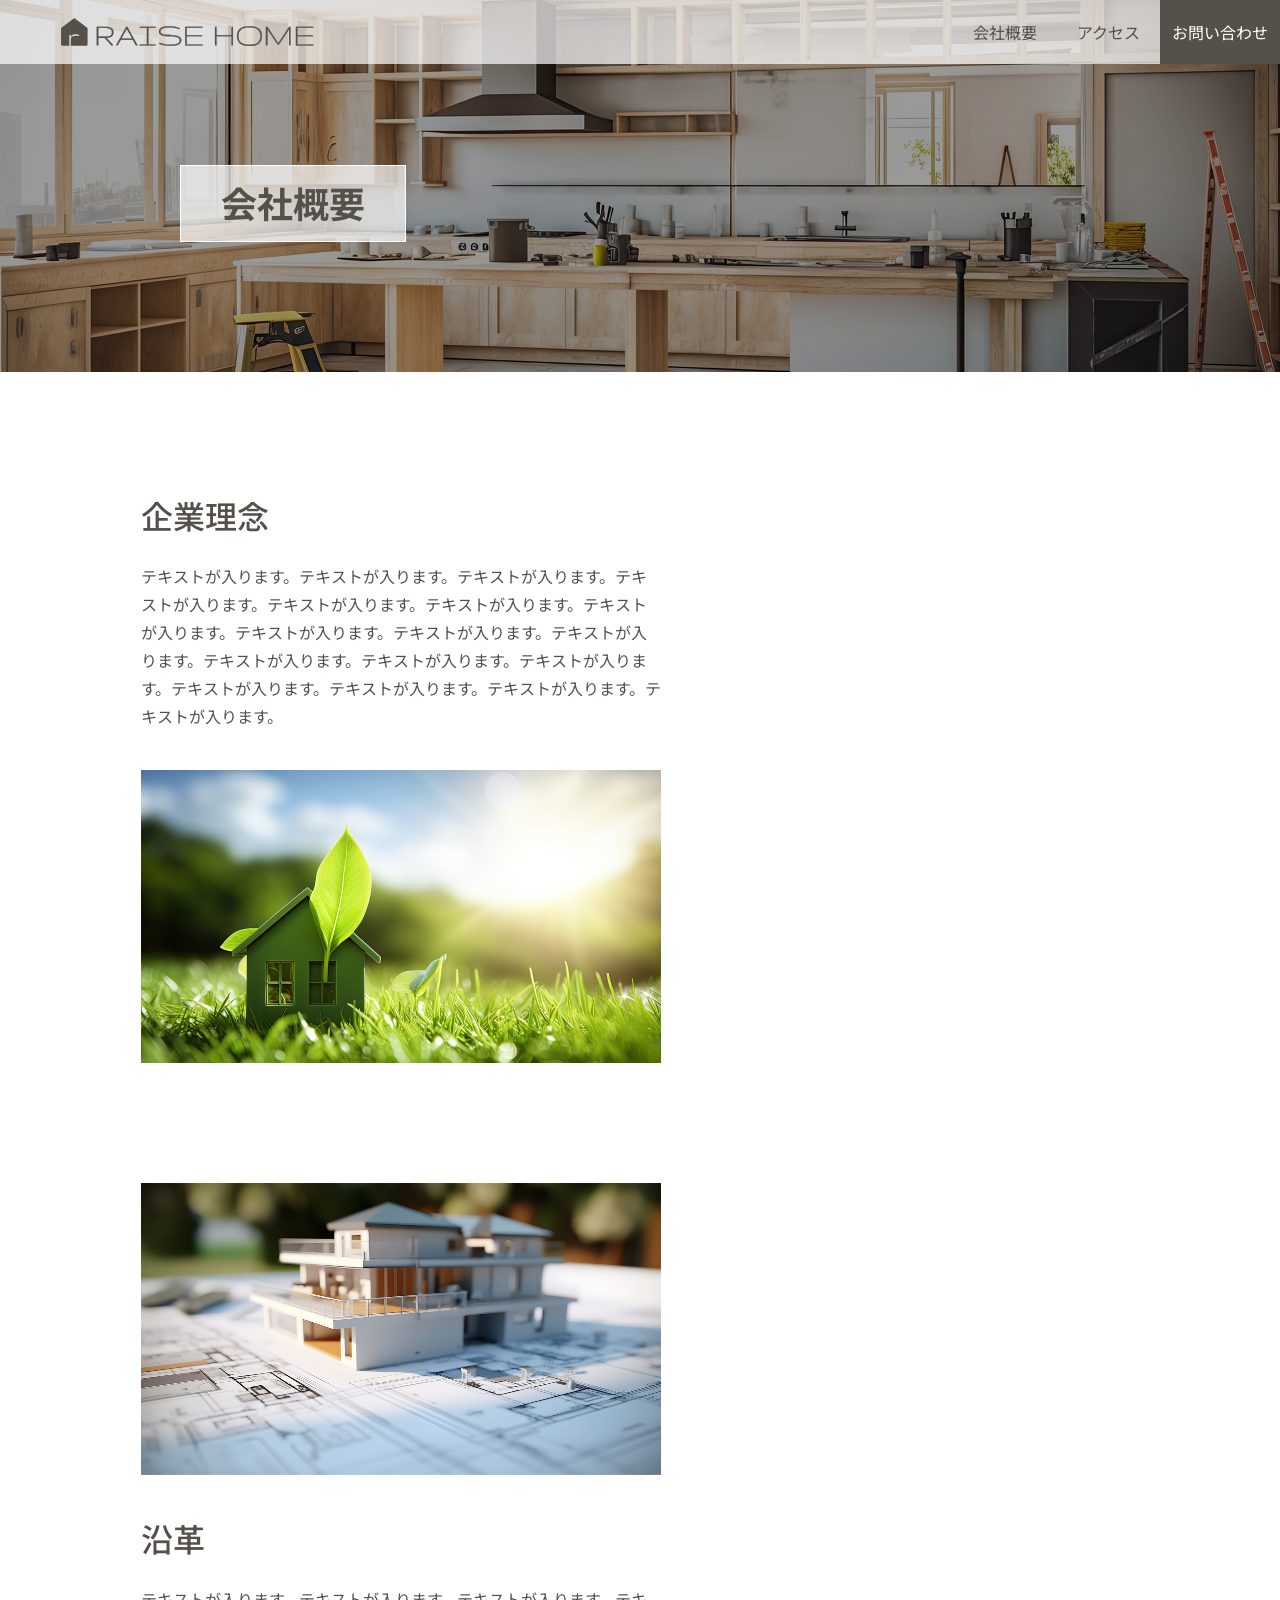
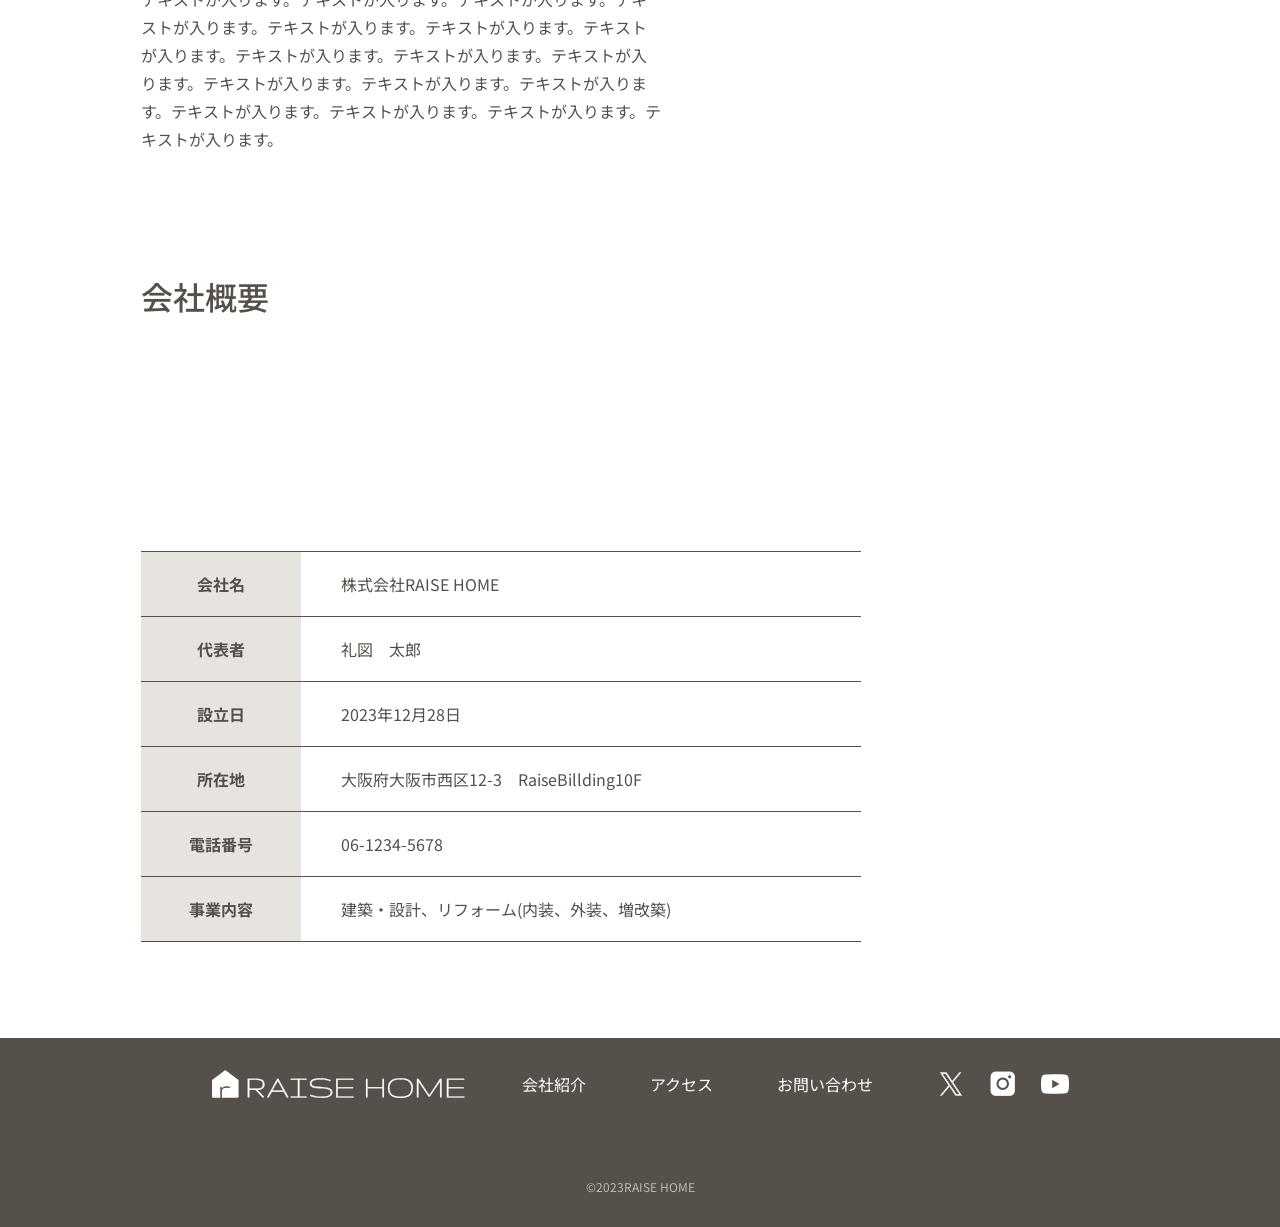
<file: company.html>
<!DOCTYPE html>
<html lang="ja">
<head>
    <meta charset="UTF-8">
    <meta name="viewport" content="width=device-width, initial-scale=1.0">
    <title>会社概要 | 建築会社サイト</title>
    <link rel="stylesheet" href="css/style.css">
    <link rel="preconnect" href="https://fonts.googleapis.com">
    <link rel="preconnect" href="https://fonts.gstatic.com" crossorigin>
    <link href="https://fonts.googleapis.com/css2?family=Gruppo&family=Noto+Sans+JP:wght@100..900&display=swap" rel="stylesheet">
</head>
<body>
    <svg width="0" height="0" style="position: absolute; overflow: hidden;" aria-hidden="true">
        <defs>
            <symbol id="icon-arrow" viewBox="0 0 18 6">
                <path d="M0 4.8884H16.999L12.4641 0.353516" stroke="currentColor" stroke-linejoin="round" fill="none"/>
            </symbol>
        </defs>
    </svg>
    <header class="header">
        <div class="header__inner">
            <a class="logo" href="index.html" aria-label="RAISE HOME トップページ">
                <svg width="255" height="28" viewBox="0 0 255 28" fill="none">
                    <g clip-path="url(#clip0_2_1623)">
                    <path d="M37.6083 27.5388C37.2786 27.5388 37.0646 27.4116 36.9663 27.1571C36.868 26.9026 36.8159 26.6019 36.8159 26.2491V9.28616C36.8159 8.9565 36.8391 8.77143 36.8853 8.72517C36.9316 8.6789 37.1167 8.65576 37.4463 8.65576H42.3623C43.9412 8.65576 45.4044 8.69625 46.7404 8.783C48.0763 8.86975 49.2504 9.08952 50.2567 9.44231C51.263 9.80089 52.0438 10.3735 52.5932 11.1716C53.1485 11.9697 53.4261 13.0859 53.4261 14.5202C53.4261 15.5497 53.2121 16.3998 52.7841 17.0707C52.3561 17.7416 51.7893 18.2737 51.0838 18.6554C50.3782 19.0371 49.6032 19.3205 48.7646 19.494C47.9202 19.6675 47.0874 19.7716 46.2661 19.8063L52.5007 26.3648C52.6916 26.5556 52.7899 26.758 52.7899 26.972C52.7899 27.3422 52.599 27.533 52.2115 27.533C52.0959 27.533 51.9686 27.5041 51.824 27.4405C51.6795 27.3769 51.5349 27.2728 51.4018 27.1282L44.6063 19.8757H38.2676V26.2491C38.2676 26.5788 38.2271 26.8737 38.1461 27.1398C38.0652 27.4058 37.8916 27.5388 37.6198 27.5388H37.6083ZM38.2502 18.7595H44.6063C45.9191 18.7595 47.1336 18.667 48.2499 18.4819C49.3661 18.2968 50.2683 17.8978 50.9507 17.2963C51.6332 16.6948 51.9744 15.7694 51.9744 14.526C51.9744 13.0223 51.6101 11.9408 50.8756 11.2815C50.1411 10.6221 49.0595 10.2057 47.631 10.038C46.2025 9.87029 44.4443 9.78354 42.3507 9.78354H38.2502V18.7653V18.7595Z" fill="currentColor"/>
                    <path d="M52.2004 27.6831C52.0674 27.6831 51.917 27.6484 51.7551 27.579C51.5874 27.5096 51.4312 27.3939 51.2809 27.232L44.5315 20.0258H38.4011V26.2546C38.4011 26.5958 38.3606 26.9081 38.2738 27.1857C38.1755 27.5154 37.9442 27.6889 37.6087 27.6889C37.1229 27.6889 36.9147 27.4344 36.828 27.2147C36.7181 26.9428 36.666 26.619 36.666 26.2546V9.29166C36.666 8.83477 36.7065 8.69597 36.7759 8.63235C36.8453 8.56873 36.9783 8.52246 37.4352 8.52246H42.3512C43.9301 8.52246 45.4048 8.56295 46.7408 8.6497C48.0884 8.73645 49.2798 8.96201 50.2977 9.32058C51.3271 9.68494 52.1368 10.2864 52.7036 11.1019C53.2704 11.9174 53.5595 13.0741 53.5595 14.5315C53.5595 15.5841 53.334 16.469 52.8944 17.1572C52.4549 17.8454 51.865 18.3949 51.1363 18.7881C50.4191 19.1756 49.6268 19.4648 48.7766 19.6441C48.0363 19.8002 47.296 19.8986 46.5673 19.9448L52.5879 26.272C52.8019 26.4859 52.9176 26.7288 52.9176 26.9833C52.9176 27.4344 52.6631 27.6889 52.1946 27.6889L52.2004 27.6831ZM38.1119 19.7366H44.6588L51.4948 27.0354C51.6163 27.1684 51.7435 27.2609 51.8708 27.313C51.998 27.365 52.1137 27.3939 52.2062 27.3939C52.507 27.3939 52.64 27.2725 52.64 26.9775C52.64 26.804 52.559 26.6363 52.3971 26.4686L45.9369 19.6788L46.255 19.6672C47.0705 19.6325 47.9033 19.5284 48.7303 19.3549C49.5516 19.1814 50.3208 18.9038 51.009 18.5337C51.6915 18.1635 52.2467 17.6488 52.6573 17.001C53.0679 16.3533 53.2762 15.5263 53.2762 14.5315C53.2762 13.1319 53.0043 12.0388 52.4723 11.2696C51.9402 10.5004 51.1768 9.93941 50.2051 9.59241C49.2162 9.2454 48.0479 9.02562 46.7293 8.93887C45.3991 8.85212 43.9301 8.81163 42.357 8.81163H37.441C37.146 8.81163 37.0304 8.82899 36.9899 8.84055C36.9783 8.88104 36.961 8.99671 36.961 9.29166V26.2546C36.961 26.5843 37.0072 26.8734 37.1056 27.1048C37.1576 27.232 37.2617 27.3939 37.6145 27.3939C37.8227 27.3939 37.9384 27.3014 38.002 27.099C38.0772 26.8445 38.1119 26.5611 38.1119 26.2488V19.7308V19.7366ZM44.6125 18.9096H38.1119V9.63867H42.357C44.4448 9.63867 46.2261 9.72543 47.6546 9.89315C49.1063 10.0667 50.2225 10.4946 50.9801 11.1771C51.7435 11.8653 52.131 12.9931 52.131 14.5315C52.131 15.8096 51.7725 16.7813 51.0553 17.4117C50.3555 18.0305 49.4186 18.4411 48.2792 18.632C47.1572 18.817 45.9254 18.9154 44.6125 18.9154V18.9096ZM38.4011 18.6204H44.6125C45.908 18.6204 47.1283 18.5279 48.233 18.3428C49.3203 18.1635 50.2051 17.776 50.8644 17.1919C51.5122 16.6193 51.8419 15.7229 51.8419 14.5315C51.8419 13.0798 51.4891 12.0215 50.7893 11.3968C50.0837 10.7607 49.0137 10.35 47.6257 10.1881C46.2087 10.0204 44.439 9.93363 42.3627 9.93363H38.4068V18.6262L38.4011 18.6204Z" fill="currentColor"/>
                    <path d="M56.9259 27.7066C56.5963 27.7066 56.417 27.5562 56.3823 27.2555C56.3476 26.9548 56.4112 26.6656 56.5673 26.3822L65.9019 9.52336C66.0812 9.1937 66.2257 8.96815 66.3241 8.84669C66.4282 8.72524 66.5785 8.66162 66.781 8.66162C66.9371 8.66162 67.0817 8.71946 67.2032 8.84091C67.3246 8.96236 67.4808 9.18792 67.66 9.52914L77.0119 26.4053C77.1334 26.6193 77.197 26.8391 77.197 27.0646C77.197 27.4926 77.0061 27.7066 76.6187 27.7066C76.4741 27.7066 76.3179 27.6546 76.1618 27.5447C76.0056 27.4348 75.8437 27.2439 75.6875 26.9605L72.8073 21.7438H60.743L57.8281 27.0299C57.591 27.4811 57.2845 27.7066 56.9143 27.7066H56.9259ZM61.2462 20.7433H72.3273L66.7867 10.628L61.2462 20.7433Z" fill="currentColor"/>
                    <path d="M76.6299 27.8517C76.4564 27.8517 76.2714 27.788 76.0921 27.6666C75.9128 27.5451 75.7451 27.3369 75.5716 27.0304L72.7319 21.8831H60.841L57.9667 27.094C57.7064 27.5914 57.3536 27.8459 56.9256 27.8459C56.5266 27.8459 56.2837 27.6435 56.2374 27.2675C56.2027 26.9379 56.2663 26.614 56.4398 26.3075L65.7743 9.44864C65.9594 9.11899 66.104 8.88186 66.2139 8.74884C66.3469 8.59269 66.5378 8.51172 66.7807 8.51172C66.9773 8.51172 67.1508 8.5869 67.3012 8.73149C67.44 8.86451 67.5961 9.09585 67.787 9.45443L77.1389 26.3306C77.2719 26.5619 77.3413 26.8106 77.3413 27.0593C77.3413 27.5683 77.0868 27.8459 76.6184 27.8459L76.6299 27.8517ZM60.6675 21.5997H72.8996L75.8202 26.8916C75.9648 27.1519 76.1094 27.3312 76.2482 27.4237C76.3812 27.5162 76.5085 27.5625 76.6241 27.5625C76.8381 27.5625 77.0579 27.5047 77.0579 27.0651C77.0579 26.8685 77.0001 26.6661 76.8902 26.4752L67.5383 9.59901C67.3648 9.27514 67.2202 9.05537 67.1045 8.94548C67.0062 8.85294 66.9021 8.80668 66.7807 8.80668C66.6245 8.80668 66.5089 8.85294 66.4337 8.9397C66.3353 9.06115 66.1965 9.28092 66.023 9.59323L56.6885 26.4521C56.5439 26.7123 56.4861 26.9668 56.5208 27.2386C56.5439 27.4642 56.6654 27.5567 56.9198 27.5567C57.2379 27.5567 57.4924 27.3601 57.7064 26.9552L60.6617 21.5939L60.6675 21.5997ZM72.5699 20.8884H61.003L66.7865 10.3277L72.5699 20.8884ZM61.4888 20.5992H72.0841L66.7865 10.9292L61.4888 20.5992Z" fill="currentColor"/>
                    <path d="M80.8815 27.5393C80.6096 27.5393 80.3378 27.5219 80.0602 27.4872C79.7826 27.4525 79.6438 27.2733 79.6438 26.9436C79.6438 26.6602 79.7768 26.5041 80.0429 26.4694C80.3089 26.4347 80.5865 26.4173 80.8815 26.4173H86.931V9.77825H80.8815C80.5865 9.77825 80.3089 9.7609 80.0429 9.72619C79.7768 9.69149 79.6438 9.53534 79.6438 9.25195C79.6438 8.92229 79.7826 8.743 80.0602 8.7083C80.3378 8.6736 80.6096 8.65625 80.8815 8.65625H94.4206C94.7502 8.65625 95.0336 8.6736 95.2765 8.7083C95.5194 8.743 95.6409 8.91072 95.6409 9.21725C95.6409 9.52377 95.5194 9.69149 95.2765 9.72619C95.0336 9.7609 94.7502 9.77825 94.4206 9.77825H88.3711V26.4173H94.4206C94.7502 26.4173 95.0336 26.4347 95.2765 26.4694C95.5194 26.5041 95.6409 26.6718 95.6409 26.9783C95.6409 27.2848 95.5194 27.4525 95.2765 27.4872C95.0336 27.5219 94.7502 27.5393 94.4206 27.5393H80.8815Z" fill="currentColor"/>
                    <path d="M94.4204 27.6835H80.8813C80.6037 27.6835 80.3261 27.6661 80.0427 27.6314C79.8402 27.6083 79.499 27.4868 79.499 26.9432C79.499 26.5904 79.6841 26.3706 80.0253 26.3243C80.2971 26.2896 80.5863 26.2723 80.8813 26.2723H86.7862V9.9224H80.8813C80.5805 9.9224 80.2914 9.90505 80.0253 9.87035C79.6899 9.82986 79.499 9.61009 79.499 9.25152C79.499 8.71365 79.8402 8.5922 80.0427 8.56328C80.3261 8.52858 80.6037 8.51123 80.8813 8.51123H94.4204C94.7501 8.51123 95.045 8.52858 95.2937 8.56328C95.4788 8.58642 95.7853 8.70787 95.7853 9.21682C95.7853 9.72576 95.4788 9.84143 95.2937 9.87035C95.045 9.90505 94.7501 9.9224 94.4204 9.9224H88.5155V26.2723H94.4204C94.7501 26.2723 95.045 26.2896 95.2937 26.3243C95.4788 26.3475 95.7853 26.4689 95.7853 26.9779C95.7853 27.4868 95.4788 27.6025 95.2937 27.6314C95.045 27.6661 94.7501 27.6835 94.4204 27.6835ZM80.8813 26.5672C80.5921 26.5672 80.3203 26.5846 80.06 26.6193C79.8692 26.6424 79.7882 26.7407 79.7882 26.949C79.7882 27.267 79.9328 27.3307 80.0774 27.348C80.3492 27.3827 80.6152 27.4001 80.8813 27.4001H94.4204C94.7385 27.4001 95.0219 27.3827 95.2532 27.348C95.3747 27.3307 95.4903 27.2728 95.4903 26.9837C95.4903 26.6945 95.3689 26.6366 95.2532 26.6193C95.0161 26.5846 94.7385 26.5672 94.4204 26.5672H88.2263V9.63901H94.4204C94.7385 9.63901 95.0219 9.62166 95.2532 9.58696C95.3747 9.56961 95.4903 9.51177 95.4903 9.2226C95.4903 8.93343 95.3689 8.87559 95.2532 8.85824C95.0161 8.82354 94.7385 8.80619 94.4204 8.80619H80.8813C80.6152 8.80619 80.3492 8.82354 80.0774 8.85824C79.9328 8.87559 79.7882 8.93921 79.7882 9.2573C79.7882 9.4655 79.8692 9.56382 80.06 9.58696C80.3203 9.62166 80.5921 9.63901 80.8813 9.63901H87.0754V26.5672H80.8813Z" fill="currentColor"/>
                    <path d="M111.129 27.8744C109.527 27.8744 107.942 27.7703 106.375 27.5679C104.807 27.3655 103.425 27.1168 102.222 26.8218C101.019 26.5269 100.146 26.2551 99.6024 26.0064C99.2958 25.8618 99.1455 25.642 99.1455 25.3471C99.1455 25.0174 99.29 24.8555 99.585 24.8555C99.666 24.8555 99.7412 24.8728 99.8221 24.9075C100.412 25.1446 101.32 25.4049 102.552 25.6941C103.784 25.9832 105.178 26.2319 106.728 26.4401C108.283 26.6483 109.833 26.7524 111.378 26.7524C112.922 26.7524 114.269 26.6136 115.553 26.336C116.837 26.0584 117.867 25.5957 118.647 24.9364C119.428 24.2771 119.816 23.3865 119.816 22.2587C119.816 21.368 119.521 20.6682 118.937 20.1651C118.347 19.6619 117.56 19.286 116.565 19.0373C115.571 18.7886 114.454 18.6151 113.217 18.511C111.979 18.4069 110.701 18.3317 109.376 18.2796C108.052 18.2276 106.774 18.1408 105.536 18.0194C104.299 17.8979 103.182 17.6839 102.188 17.3948C101.193 17.0998 100.4 16.6603 99.8163 16.0704C99.2264 15.4804 98.9373 14.6997 98.9373 13.7165C98.9373 12.6292 99.2264 11.7385 99.8106 11.0329C100.395 10.3274 101.175 9.77215 102.159 9.37309C103.142 8.97403 104.241 8.69064 105.461 8.53449C106.681 8.37833 107.931 8.29736 109.203 8.29736C110.603 8.29736 111.967 8.37833 113.286 8.54027C114.61 8.70221 115.796 8.9162 116.843 9.17645C117.895 9.43671 118.705 9.70275 119.284 9.97457C119.463 10.0555 119.555 10.2059 119.555 10.4315C119.555 10.5876 119.503 10.738 119.393 10.871C119.284 11.004 119.139 11.0734 118.942 11.0734C118.827 11.0734 118.734 11.0503 118.653 11.004C117.468 10.5067 116.033 10.1192 114.35 9.83577C112.667 9.55238 110.973 9.41357 109.267 9.41357C107.705 9.41357 106.253 9.54081 104.894 9.78372C103.541 10.0324 102.448 10.4604 101.615 11.0734C100.782 11.6865 100.372 12.5309 100.372 13.6124C100.372 14.3931 100.667 14.9946 101.251 15.4284C101.841 15.8564 102.627 16.1745 103.622 16.3884C104.617 16.5967 105.733 16.747 106.971 16.828C108.208 16.909 109.486 16.9899 110.811 17.0651C112.135 17.1403 113.413 17.256 114.651 17.4121C115.889 17.5683 117.005 17.8227 118 18.1755C118.994 18.5283 119.787 19.0257 120.371 19.685C120.961 20.3386 121.25 21.2003 121.25 22.2587C121.25 23.317 120.972 24.2482 120.411 24.9711C119.85 25.6941 119.093 26.2666 118.133 26.6888C117.173 27.111 116.085 27.4118 114.882 27.5968C113.674 27.7761 112.419 27.8686 111.123 27.8686L111.129 27.8744Z" fill="currentColor"/>
                    <path d="M111.129 28.0191C109.527 28.0191 107.919 27.915 106.358 27.7126C104.796 27.5101 103.397 27.2557 102.194 26.9665C100.985 26.6715 100.1 26.3939 99.5508 26.1452C99.198 25.9717 99.0071 25.6999 99.0071 25.3529C99.0071 24.9423 99.2153 24.7167 99.5912 24.7167C99.6896 24.7167 99.7879 24.7399 99.8862 24.7803C100.459 25.0117 101.373 25.2777 102.593 25.5611C103.813 25.8445 105.213 26.099 106.757 26.3014C108.295 26.5096 109.857 26.6137 111.39 26.6137C112.922 26.6137 114.27 26.4749 115.536 26.2031C116.791 25.9313 117.809 25.4744 118.567 24.8382C119.307 24.2136 119.683 23.3518 119.683 22.2703C119.683 21.4259 119.405 20.7608 118.85 20.2866C118.283 19.8008 117.503 19.4306 116.537 19.1877C115.554 18.9448 114.437 18.7655 113.211 18.6672C111.985 18.5689 110.696 18.4879 109.383 18.4417C108.064 18.3896 106.769 18.3029 105.537 18.1756C104.293 18.0484 103.16 17.8402 102.165 17.5452C101.153 17.2445 100.332 16.7876 99.73 16.1861C99.1286 15.5846 98.8047 14.746 98.8047 13.7281C98.8047 12.6119 99.1112 11.6808 99.7127 10.9521C100.308 10.2291 101.118 9.65656 102.119 9.25171C103.108 8.84687 104.23 8.56348 105.456 8.40154C108.012 8.07188 110.788 8.09502 113.321 8.40733C114.64 8.56926 115.843 8.78325 116.895 9.04351C117.954 9.30376 118.781 9.57559 119.365 9.84741C119.527 9.91681 119.718 10.0787 119.718 10.4373C119.718 10.6282 119.654 10.8075 119.527 10.9694C119.394 11.1429 119.203 11.2297 118.966 11.2297C118.827 11.2297 118.706 11.2007 118.607 11.1429C117.451 10.6629 116.016 10.2696 114.351 9.992C112.679 9.71439 110.979 9.5698 109.29 9.5698C107.746 9.5698 106.289 9.69704 104.947 9.93995C103.622 10.1829 102.535 10.605 101.725 11.2007C100.927 11.7849 100.54 12.583 100.54 13.624C100.54 14.3643 100.806 14.9137 101.361 15.3186C101.928 15.735 102.709 16.0473 103.68 16.2497C104.663 16.4579 105.78 16.6025 107.006 16.6893C108.238 16.776 109.527 16.8512 110.84 16.9264C112.159 17.0016 113.454 17.1172 114.686 17.2734C115.93 17.4295 117.063 17.6898 118.064 18.0426C119.076 18.4012 119.897 18.9217 120.493 19.5926C121.1 20.275 121.412 21.1715 121.412 22.2645C121.412 23.3576 121.117 24.3177 120.545 25.0637C119.972 25.804 119.186 26.3939 118.208 26.8277C117.242 27.2557 116.132 27.5622 114.917 27.7473C113.703 27.9266 112.431 28.0191 111.135 28.0191H111.129ZM99.5912 25.0059C99.412 25.0059 99.2963 25.0637 99.2963 25.3529C99.2963 25.59 99.4177 25.7578 99.6722 25.885C100.199 26.1279 101.072 26.3997 102.263 26.6889C103.455 26.9781 104.848 27.2325 106.398 27.4292C109.198 27.7935 112.182 27.8629 114.871 27.4639C116.063 27.2846 117.144 26.9839 118.087 26.5674C119.018 26.1568 119.77 25.59 120.308 24.8902C120.846 24.1962 121.117 23.3171 121.117 22.2703C121.117 21.2235 120.834 20.4138 120.273 19.7892C119.706 19.153 118.925 18.6614 117.96 18.3202C116.982 17.9732 115.866 17.7187 114.646 17.5626C113.42 17.4064 112.13 17.2907 110.817 17.2156C109.498 17.1404 108.209 17.0652 106.977 16.9784C105.739 16.8917 104.606 16.7471 103.611 16.5331C102.599 16.3191 101.783 15.9895 101.182 15.5499C100.557 15.093 100.239 14.4453 100.239 13.6182C100.239 12.4905 100.679 11.594 101.546 10.9578C102.39 10.339 103.512 9.89368 104.883 9.64499C106.242 9.3963 107.723 9.26906 109.279 9.26906C110.985 9.26906 112.702 9.41365 114.385 9.69704C116.074 9.98043 117.532 10.3737 118.723 10.8769C118.792 10.9174 118.868 10.9347 118.954 10.9347C119.105 10.9347 119.209 10.8884 119.29 10.7843C119.377 10.6744 119.417 10.5588 119.417 10.4315C119.417 10.2176 119.319 10.1424 119.232 10.1077C118.665 9.84163 117.855 9.57559 116.814 9.32111C115.773 9.06664 114.582 8.85265 113.275 8.69071C110.765 8.37841 108.018 8.35527 105.485 8.68493C104.282 8.84109 103.183 9.11869 102.217 9.51197C101.263 9.89946 100.493 10.4489 99.9267 11.1313C99.3715 11.808 99.0881 12.6813 99.0881 13.7223C99.0881 14.6593 99.3715 15.4169 99.9267 15.9779C100.493 16.5447 101.268 16.9784 102.24 17.2618C103.223 17.551 104.339 17.7592 105.56 17.8864C106.786 18.0079 108.076 18.1004 109.388 18.1467C110.707 18.1987 111.997 18.2739 113.234 18.378C114.472 18.4821 115.606 18.6556 116.606 18.9101C117.618 19.1646 118.434 19.5521 119.035 20.0668C119.654 20.5989 119.966 21.3392 119.966 22.2703C119.966 23.4386 119.556 24.3755 118.746 25.058C117.954 25.7231 116.89 26.2031 115.594 26.4865C114.31 26.7641 112.893 26.9029 111.39 26.9029C109.886 26.9029 108.272 26.7988 106.716 26.5906C105.167 26.3824 103.755 26.1279 102.523 25.8445C101.292 25.5553 100.366 25.2893 99.7763 25.0522C99.7127 25.0233 99.6549 25.0117 99.5912 25.0117V25.0059Z" fill="currentColor"/>
                    <path d="M125.651 27.539C125.437 27.539 125.31 27.5043 125.269 27.4349C125.229 27.3655 125.211 27.2035 125.211 26.9433V9.45982C125.211 9.13016 125.234 8.91617 125.281 8.81785C125.327 8.71953 125.512 8.66748 125.842 8.66748H141.312C141.642 8.66748 141.931 8.68483 142.186 8.71953C142.44 8.75423 142.567 8.93352 142.567 9.26318C142.567 9.54657 142.44 9.70272 142.186 9.73742C141.931 9.77213 141.642 9.78948 141.312 9.78948H126.657V17.2097H141.231C141.48 17.2097 141.688 17.2444 141.856 17.3138C142.024 17.3832 142.111 17.5278 142.111 17.7533C142.111 18.002 142.041 18.1639 141.897 18.2449C141.752 18.3259 141.573 18.3664 141.347 18.3664H126.657V26.4343H141.347C141.677 26.4343 141.966 26.4517 142.22 26.4864C142.475 26.5211 142.602 26.6772 142.602 26.9606C142.602 27.2903 142.498 27.4638 142.29 27.4927C142.082 27.5216 141.81 27.539 141.486 27.5505H125.662L125.651 27.539Z" fill="currentColor"/>
                    <path d="M125.651 27.6836C125.373 27.6836 125.217 27.6316 125.147 27.5101C125.113 27.4465 125.066 27.325 125.066 26.9433V9.45987C125.066 8.99141 125.113 8.83526 125.147 8.76007C125.223 8.59235 125.437 8.52295 125.841 8.52295H141.312C141.648 8.52295 141.943 8.5403 142.203 8.575C142.394 8.59813 142.712 8.72537 142.712 9.26324C142.712 9.61603 142.533 9.8358 142.203 9.88207C141.943 9.91677 141.642 9.93412 141.312 9.93412H126.801V17.0651H141.231C141.497 17.0651 141.729 17.1056 141.914 17.175C142.07 17.2386 142.261 17.389 142.261 17.7476C142.261 18.0541 142.162 18.2565 141.977 18.3664C141.815 18.459 141.607 18.5052 141.353 18.5052H126.807V26.284H141.353C141.688 26.284 141.983 26.3014 142.243 26.3361C142.567 26.3823 142.752 26.6021 142.752 26.9549C142.752 27.4638 142.515 27.6026 142.313 27.6316C142.099 27.6605 141.827 27.6778 141.491 27.6894H125.662L125.651 27.6836ZM125.396 27.3655C125.396 27.3655 125.454 27.3944 125.651 27.3944H141.474C141.792 27.3829 142.058 27.3655 142.261 27.3366C142.313 27.3308 142.446 27.3135 142.446 26.9491C142.446 26.6888 142.324 26.6368 142.191 26.6194C141.943 26.5847 141.659 26.5674 141.335 26.5674H126.501V18.2103H141.335C141.538 18.2103 141.7 18.1756 141.815 18.112C141.908 18.0599 141.954 17.9384 141.954 17.7476C141.954 17.5336 141.867 17.47 141.792 17.4411C141.642 17.3775 141.445 17.3485 141.22 17.3485H126.501V9.63916H141.301C141.619 9.63916 141.908 9.62181 142.157 9.58711C142.29 9.56976 142.411 9.51771 142.411 9.25745C142.411 8.93358 142.284 8.87574 142.157 8.85839C141.908 8.82369 141.624 8.80634 141.301 8.80634H125.83C125.46 8.80634 125.402 8.87574 125.402 8.87574C125.384 8.92201 125.35 9.05503 125.35 9.45987V26.9433C125.35 27.2788 125.385 27.3539 125.39 27.3597L125.396 27.3655Z" fill="currentColor"/>
                    <path d="M155.811 27.5389C155.458 27.5389 155.245 27.4174 155.158 27.1687C155.071 26.9201 155.031 26.6482 155.031 26.3533V9.84723C155.031 9.55228 155.077 9.28045 155.175 9.03176C155.273 8.78307 155.493 8.66162 155.846 8.66162C156.095 8.66162 156.262 8.78886 156.343 9.04333C156.424 9.2978 156.471 9.56384 156.471 9.84723V17.2674H171.467V9.84723C171.467 9.55228 171.502 9.28045 171.577 9.03176C171.652 8.78307 171.849 8.66162 172.179 8.66162C172.508 8.66162 172.722 8.78886 172.797 9.03176C172.873 9.28045 172.907 9.55228 172.907 9.84723V26.3533C172.907 26.6482 172.873 26.9201 172.797 27.1687C172.722 27.4174 172.526 27.5389 172.196 27.5389C171.866 27.5389 171.652 27.4174 171.577 27.1687C171.502 26.9201 171.467 26.6482 171.467 26.3533V18.32H156.471V26.3533C156.471 26.6367 156.424 26.9027 156.326 27.1572C156.228 27.4117 156.06 27.5389 155.811 27.5389Z" fill="currentColor"/>
                    <path d="M172.196 27.6835C171.687 27.6835 171.502 27.4233 171.438 27.2093C171.363 26.949 171.322 26.6599 171.322 26.3533V18.4647H156.615V26.3533C156.615 26.6541 156.563 26.9375 156.459 27.2093C156.343 27.5216 156.118 27.6835 155.805 27.6835C155.285 27.6835 155.088 27.4291 155.019 27.2151C154.926 26.9548 154.886 26.6656 154.886 26.3533V9.84729C154.886 9.53498 154.938 9.24581 155.042 8.97977C155.123 8.76578 155.331 8.51709 155.846 8.51709C156.158 8.51709 156.378 8.68481 156.482 8.99712C156.569 9.26316 156.615 9.55233 156.615 9.84729V17.1229H171.322V9.84729C171.322 9.54076 171.363 9.25159 171.438 8.99133C171.502 8.77156 171.681 8.51709 172.178 8.51709C172.676 8.51709 172.872 8.77735 172.936 8.99133C173.011 9.25159 173.052 9.54076 173.052 9.84729V26.3533C173.052 26.6599 173.011 26.949 172.936 27.2093C172.872 27.4291 172.693 27.6835 172.196 27.6835ZM156.326 18.1755H171.612V26.3533C171.612 26.6309 171.646 26.8912 171.716 27.1225C171.75 27.2382 171.837 27.3944 172.196 27.3944C172.554 27.3944 172.624 27.2382 172.658 27.1225C172.728 26.8912 172.762 26.6309 172.762 26.3533V9.84729C172.762 9.56968 172.728 9.30943 172.658 9.0723C172.624 8.95663 172.537 8.80048 172.178 8.80048C171.82 8.80048 171.75 8.95663 171.716 9.0723C171.646 9.30364 171.612 9.5639 171.612 9.84729V17.4121H156.326V9.84729C156.326 9.58125 156.285 9.32678 156.204 9.08965C156.141 8.89301 156.025 8.80626 155.84 8.80626C155.458 8.80626 155.354 8.9682 155.308 9.08387C155.221 9.31521 155.175 9.56968 155.175 9.84729V26.3533C155.175 26.6309 155.215 26.8854 155.296 27.1225C155.337 27.2382 155.435 27.4001 155.811 27.4001C156.002 27.4001 156.118 27.3134 156.193 27.111C156.28 26.8738 156.326 26.6194 156.326 26.3591V18.1813V18.1755Z" fill="currentColor"/>
                    <path d="M189.427 27.8914C185.135 27.8914 181.989 27.0818 179.988 25.4682C177.987 23.8546 176.986 21.3966 176.986 18.1C176.986 14.8034 177.987 12.3455 179.988 10.7319C181.989 9.11828 185.135 8.30859 189.427 8.30859C193.718 8.30859 196.87 9.11828 198.871 10.7319C200.878 12.3455 201.878 14.8034 201.878 18.1C201.878 21.3966 200.878 23.8546 198.871 25.4682C196.864 27.0818 193.718 27.8914 189.427 27.8914ZM189.427 26.7752C193.134 26.7752 195.893 26.1159 197.714 24.8031C199.536 23.4902 200.444 21.252 200.444 18.1C200.444 14.948 199.536 12.7156 197.714 11.397C195.898 10.0841 193.134 9.4248 189.427 9.4248C185.719 9.4248 182.961 10.0841 181.15 11.397C179.34 12.7156 178.432 14.948 178.432 18.1C178.432 21.252 179.34 23.4844 181.15 24.8031C182.961 26.1217 185.725 26.7752 189.427 26.7752Z" fill="currentColor"/>
                    <path d="M189.426 28.0359C185.118 28.0359 181.914 27.2089 179.895 25.578C177.871 23.9412 176.842 21.4254 176.842 18.0941C176.842 14.7629 177.871 12.247 179.895 10.6103C181.914 8.97938 185.118 8.15234 189.426 8.15234C193.735 8.15234 196.939 8.97938 198.963 10.6045C200.993 12.2413 202.023 14.7571 202.023 18.0884C202.023 21.4196 200.993 23.9355 198.963 25.5722C196.939 27.2031 193.735 28.0302 189.426 28.0302V28.0359ZM189.426 8.4473C185.187 8.4473 182.041 9.2512 180.08 10.8359C178.125 12.4148 177.137 14.8554 177.137 18.0941C177.137 21.3329 178.125 23.7735 180.08 25.3524C182.047 26.9371 185.187 27.741 189.426 27.741C193.666 27.741 196.812 26.9371 198.784 25.3524C200.745 23.7735 201.739 21.3329 201.739 18.0941C201.739 14.8554 200.745 12.4148 198.784 10.8359C196.818 9.2512 193.666 8.4473 189.426 8.4473ZM189.426 26.9139C185.708 26.9139 182.897 26.2431 181.063 24.9129C179.219 23.5769 178.282 21.2808 178.282 18.0941C178.282 14.9074 179.219 12.6114 181.063 11.2754C182.891 9.94522 185.708 9.27434 189.426 9.27434C193.145 9.27434 195.962 9.94522 197.795 11.2754C199.646 12.6114 200.583 14.9074 200.583 18.0941C200.583 21.2808 199.646 23.5711 197.795 24.9129C195.962 26.2431 193.145 26.9139 189.426 26.9139ZM189.426 9.56351C185.771 9.56351 183.013 10.217 181.231 11.5125C179.467 12.7965 178.571 15.0115 178.571 18.0999C178.571 21.1883 179.467 23.4034 181.231 24.6815C183.013 25.9712 185.765 26.6305 189.426 26.6305C193.087 26.6305 195.84 25.977 197.627 24.6815C199.397 23.3976 200.294 21.1825 200.294 18.0999C200.294 15.0173 199.397 12.7965 197.627 11.5183C195.84 10.2286 193.082 9.5693 189.426 9.5693V9.56351Z" fill="currentColor"/>
                    <path d="M206.694 27.539C206.365 27.539 206.162 27.4233 206.087 27.192C206.012 26.9606 205.966 26.683 205.966 26.3533V9.58127C205.966 9.32101 206.035 9.10703 206.18 8.92774C206.318 8.75423 206.498 8.66748 206.712 8.66748C207.07 8.66748 207.417 8.91039 207.747 9.3962L218.25 25.1909L228.752 9.3962C229.071 8.91039 229.412 8.66748 229.788 8.66748C230.002 8.66748 230.181 8.75423 230.32 8.92774C230.459 9.10124 230.534 9.32101 230.534 9.58127V26.3533C230.534 26.683 230.493 26.9606 230.412 27.192C230.331 27.4233 230.129 27.539 229.805 27.539C229.522 27.539 229.331 27.4233 229.238 27.192C229.146 26.9606 229.094 26.683 229.094 26.3533V11.3047L219.082 26.0815C218.811 26.4632 218.533 26.6599 218.25 26.6599C217.943 26.6599 217.666 26.469 217.417 26.0815L207.406 11.3047V26.3533C207.406 26.683 207.359 26.9606 207.261 27.192C207.163 27.4233 206.978 27.539 206.694 27.539Z" fill="currentColor"/>
                    <path d="M229.805 27.6836C229.377 27.6836 229.186 27.4465 229.105 27.2498C229.001 27.0012 228.949 26.7004 228.949 26.3534V11.779L219.198 26.1626C218.573 27.0416 217.827 26.9838 217.295 26.1626L207.55 11.779V26.3534C207.55 26.7004 207.498 27.0012 207.394 27.2498C207.313 27.4465 207.122 27.6836 206.694 27.6836C206.202 27.6836 206.017 27.4407 205.948 27.2383C205.861 26.9954 205.821 26.6946 205.821 26.3534V9.58133C205.821 9.29215 205.902 9.03768 206.063 8.84104C206.231 8.63284 206.451 8.52295 206.711 8.52295C207.122 8.52295 207.509 8.78899 207.862 9.31529L218.249 24.9249L228.636 9.31529C228.978 8.78899 229.365 8.52295 229.793 8.52295C230.053 8.52295 230.267 8.62705 230.441 8.84104C230.603 9.04346 230.684 9.29215 230.684 9.58133V26.3534C230.684 26.6946 230.643 26.9954 230.556 27.2383C230.487 27.4407 230.302 27.6836 229.81 27.6836H229.805ZM229.238 10.8363V26.3534C229.238 26.6599 229.284 26.926 229.371 27.1342C229.446 27.3077 229.585 27.3944 229.805 27.3944C230.152 27.3944 230.238 27.2498 230.279 27.1457C230.354 26.9318 230.389 26.6657 230.389 26.3534V9.58133C230.389 9.35577 230.331 9.1707 230.209 9.02033C230.094 8.88153 229.961 8.81212 229.787 8.81212C229.469 8.81212 229.163 9.03768 228.873 9.47722L218.249 25.4512L207.625 9.47722C207.33 9.03768 207.018 8.81212 206.711 8.81212C206.543 8.81212 206.405 8.88153 206.289 9.02033C206.168 9.1707 206.11 9.35577 206.11 9.58133V26.3534C206.11 26.6657 206.144 26.9318 206.22 27.1457C206.254 27.2556 206.347 27.3944 206.694 27.3944C206.919 27.3944 207.052 27.3135 207.128 27.1342C207.214 26.9202 207.261 26.6599 207.261 26.3534V10.8363L217.538 26.0006C217.96 26.6541 218.457 26.712 218.961 26.0006L229.238 10.8363Z" fill="currentColor"/>
                    <path d="M236.393 27.539C236.179 27.539 236.051 27.5043 236.011 27.4349C235.97 27.3655 235.953 27.2035 235.953 26.9433V9.45982C235.953 9.13016 235.976 8.91617 236.023 8.81785C236.069 8.71953 236.254 8.66748 236.584 8.66748H252.054C252.384 8.66748 252.673 8.68483 252.928 8.71953C253.182 8.75423 253.309 8.93352 253.309 9.26318C253.309 9.54657 253.182 9.70272 252.928 9.73742C252.673 9.77213 252.384 9.78948 252.054 9.78948H237.399V17.2097H251.973C252.222 17.2097 252.43 17.2444 252.598 17.3138C252.766 17.3832 252.852 17.5278 252.852 17.7533C252.852 18.002 252.783 18.1639 252.638 18.2449C252.494 18.3259 252.315 18.3664 252.089 18.3664H237.399V26.4343H252.089C252.419 26.4343 252.708 26.4517 252.962 26.4864C253.217 26.5211 253.344 26.6772 253.344 26.9606C253.344 27.2903 253.24 27.4638 253.032 27.4927C252.824 27.5216 252.552 27.539 252.228 27.5505H236.404L236.393 27.539Z" fill="currentColor"/>
                    <path d="M236.393 27.6836C236.116 27.6836 235.959 27.6316 235.884 27.5101C235.849 27.4465 235.803 27.325 235.803 26.9433V9.45987C235.803 8.99141 235.849 8.83526 235.884 8.76007C235.959 8.59235 236.173 8.52295 236.578 8.52295H252.049C252.384 8.52295 252.679 8.5403 252.94 8.575C253.131 8.59813 253.449 8.72537 253.449 9.26324C253.449 9.61603 253.269 9.8358 252.94 9.88207C252.679 9.91677 252.379 9.93412 252.049 9.93412H237.538V17.0651H251.968C252.234 17.0651 252.465 17.1056 252.65 17.175C252.807 17.2386 252.997 17.389 252.997 17.7476C252.997 18.0541 252.899 18.2565 252.714 18.3664C252.552 18.459 252.344 18.5052 252.095 18.5052H237.55V26.284H252.095C252.431 26.284 252.726 26.3014 252.986 26.3361C253.31 26.3823 253.495 26.6021 253.495 26.9549C253.495 27.4638 253.258 27.6026 253.055 27.6316C252.841 27.6605 252.57 27.6778 252.234 27.6894H236.405L236.393 27.6836ZM236.139 27.3655C236.139 27.3655 236.196 27.3944 236.393 27.3944H252.217C252.535 27.3829 252.801 27.3655 253.003 27.3366C253.055 27.3308 253.194 27.3135 253.194 26.9491C253.194 26.6888 253.073 26.6368 252.94 26.6194C252.691 26.5847 252.408 26.5674 252.084 26.5674H237.249V18.2103H252.084C252.286 18.2103 252.442 18.1756 252.564 18.112C252.656 18.0599 252.703 17.9384 252.703 17.7476C252.703 17.5336 252.616 17.47 252.541 17.4411C252.39 17.3775 252.194 17.3485 251.968 17.3485H237.249V9.63916H252.049C252.367 9.63916 252.656 9.62181 252.905 9.58711C253.038 9.56976 253.159 9.51771 253.159 9.25745C253.159 8.93358 253.032 8.87574 252.905 8.85839C252.656 8.82369 252.373 8.80634 252.049 8.80634H236.578C236.208 8.80634 236.15 8.87574 236.15 8.87574C236.133 8.92201 236.098 9.05503 236.098 9.45987V26.9433C236.098 27.2788 236.133 27.3539 236.139 27.3597V27.3655Z" fill="currentColor"/>
                    <path d="M27.5501 10.5123C27.5443 10.4371 27.5327 10.3677 27.5038 10.2983C27.498 10.281 27.4865 10.2636 27.4807 10.2463C27.4229 10.1017 27.3361 9.96865 27.1915 9.85876L14.8785 0.477964C14.5431 0.223491 14.0804 0.223491 13.7391 0.477964L1.42613 9.85876C1.27576 9.97443 1.18322 10.119 1.12539 10.2694C1.09069 10.3677 1.06755 10.466 1.06755 10.5701C1.06755 10.5817 1.06177 10.5933 1.06177 10.6048V26.839C1.06177 27.3133 1.44926 27.7008 1.92351 27.7008H9.28587C9.28587 27.7008 9.28587 27.6834 9.28587 27.6777V17.6607C9.28587 17.3946 9.33792 17.1633 9.43624 16.9724C9.55191 16.7469 9.78903 16.6312 10.1418 16.6312C10.4946 16.6312 10.6681 16.8221 10.7317 16.9782C10.8069 17.1633 10.8474 17.3946 10.8474 17.6607V18.6323C11.1019 18.1291 11.4431 17.7301 11.8827 17.4293C12.5188 16.9898 13.2186 16.6948 13.9647 16.5445C14.6992 16.3999 15.3527 16.3247 15.9022 16.3247C16.7234 16.3247 17.3133 16.3652 17.7066 16.4519C18.0941 16.5387 18.4238 16.6196 18.7187 16.7064C19.0021 16.7874 19.1583 17.0071 19.1583 17.3252C19.1583 17.493 19.1004 17.6549 18.9905 17.7937C18.8691 17.9498 18.6956 18.025 18.47 18.025C18.4064 18.025 18.3659 18.025 18.3312 18.0077C18.3254 18.0077 18.2907 17.9961 18.2503 17.9903C17.8396 17.8747 17.4521 17.7879 17.082 17.7243C16.7176 17.6607 16.3186 17.6318 15.9022 17.6318C14.6992 17.6318 13.6235 17.8689 12.6923 18.3431C12.3338 18.5224 12.0215 18.748 11.7554 19.0082C11.1482 19.6039 10.8416 20.4483 10.8416 21.3043V27.6834C10.8416 27.6834 10.8416 27.7008 10.8416 27.7066H26.7115C27.1857 27.7066 27.5732 27.3191 27.5732 26.8448V10.6106C27.5732 10.5759 27.5559 10.547 27.5559 10.5123H27.5501Z" fill="currentColor"/>
                    </g>
                <defs>
                <clipPath id="clip0_2_1623">
                <rect width="254.074" height="28" fill="white"/>
                </clipPath>
                </defs>
                </svg>
            </a>
            <nav class="main-nav" aria-label="メインナビゲーション">
                <ul class="main-nav__list">
                    <li class="main-nav__item"><a class="main-nav__link" href="company.html">会社概要</a></li>
                    <li class="main-nav__item"><a class="main-nav__link" href="access.html">アクセス</a></li>
                    <li class="main-nav__item"><a class="main-nav__link" href="contact.html">お問い合わせ</a></li>
                </ul>
            </nav>
            <button type="button" class="menu-toggle" aria-expanded="false" aria-controls="mobile-nav" aria-label="メニューを開く">
                <span class="menu-toggle__bar"></span>
            </button>
        </div>
    </header>
    <div class="mobile-nav" id="mobile-nav">
        <div class="mobile-nav__panel">
            <nav aria-label="モバイルメニュー">
                <ul class="mobile-nav__list">
                    <li><a class="mobile-nav__link" href="company.html">会社概要</a></li>
                    <li><a class="mobile-nav__link" href="access.html">アクセス</a></li>
                    <li><a class="mobile-nav__link" href="contact.html">お問い合わせ</a></li>
                </ul>
            </nav>
        </div>
    </div>
    <main class="company-page">
        <section class="hero">
            <img class="hero__image" src="images/Company_Main.jpg" alt="" width="2880" height="744">
            <h1 class="hero__title">会社概要</h1>
        </section>

        <div class="company-content">
            <div class="container">
                <section class="philosophy">
                    <div class="philosophy__content">
                        <h2 class="philosophy__heading">企業理念</h2>
                        <p class="philosophy__text">テキストが入ります。テキストが入ります。テキストが入ります。テキストが入ります。テキストが入ります。テキストが入ります。テキストが入ります。テキストが入ります。テキストが入ります。テキストが入ります。テキストが入ります。テキストが入ります。テキストが入ります。テキストが入ります。テキストが入ります。テキストが入ります。テキストが入ります。</p>
                    </div>
                    <img class="philosophy__image" src="images/Company_1.jpg" alt="" width="1040" height="586" loading="lazy">
                </section>

                <section class="history">
                    <img class="history__image" src="images/Company_2.jpg" alt="" width="1040" height="583" loading="lazy">
                    <div class="history__content">
                        <h2 class="history__heading">沿革</h2>
                        <p class="history__text">テキストが入ります。テキストが入ります。テキストが入ります。テキストが入ります。テキストが入ります。テキストが入ります。テキストが入ります。テキストが入ります。テキストが入ります。テキストが入ります。テキストが入ります。テキストが入ります。テキストが入ります。テキストが入ります。テキストが入ります。テキストが入ります。テキストが入ります。</p>
                    </div>
                </section>

                <section class="overview">
                    <h2 class="overview__heading" id="overview-heading">会社概要</h2>
                    <table class="overview__table" aria-labelledby="overview-heading">
                        <tbody>
                            <tr>
                                <th>会社名</th>
                                <td>株式会社RAISE HOME</td>
                            </tr>
                            <tr>
                                <th>代表者</th>
                                <td>礼図　太郎</td>
                            </tr>
                            <tr>
                                <th>設立日</th>
                                <td>2023年12月28日</td>
                            </tr>
                            <tr>
                                <th>所在地</th>
                                <td>大阪府大阪市西区12-3　RaiseBillding10F</td>
                            </tr>
                            <tr>
                                <th>電話番号</th>
                                <td>06-1234-5678</td>
                            </tr>
                            <tr>
                                <th>事業内容</th>
                                <td>建築・設計、リフォーム(内装、外装、増改築)</td>
                            </tr>
                        </tbody>
                    </table>
                </section>
            </div>
        </div>
    </main>
    <footer class="footer">
        <div class="container">
            <div class="footer__inner">
                <a class="footer__logo" href="index.html" aria-label="RAISE HOME トップページ">
                    <svg width="255" height="28" viewBox="0 0 255 28" fill="none">
                        <g clip-path="url(#clip0_footer)">
                        <path d="M37.6083 27.5388C37.2786 27.5388 37.0646 27.4116 36.9663 27.1571C36.868 26.9026 36.8159 26.6019 36.8159 26.2491V9.28616C36.8159 8.9565 36.8391 8.77143 36.8853 8.72517C36.9316 8.6789 37.1167 8.65576 37.4463 8.65576H42.3623C43.9412 8.65576 45.4044 8.69625 46.7404 8.783C48.0763 8.86975 49.2504 9.08952 50.2567 9.44231C51.263 9.80089 52.0438 10.3735 52.5932 11.1716C53.1485 11.9697 53.4261 13.0859 53.4261 14.5202C53.4261 15.5497 53.2121 16.3998 52.7841 17.0707C52.3561 17.7416 51.7893 18.2737 51.0838 18.6554C50.3782 19.0371 49.6032 19.3205 48.7646 19.494C47.9202 19.6675 47.0874 19.7716 46.2661 19.8063L52.5007 26.3648C52.6916 26.5556 52.7899 26.758 52.7899 26.972C52.7899 27.3422 52.599 27.533 52.2115 27.533C52.0959 27.533 51.9686 27.5041 51.824 27.4405C51.6795 27.3769 51.5349 27.2728 51.4018 27.1282L44.6063 19.8757H38.2676V26.2491C38.2676 26.5788 38.2271 26.8737 38.1461 27.1398C38.0652 27.4058 37.8916 27.5388 37.6198 27.5388H37.6083ZM38.2502 18.7595H44.6063C45.9191 18.7595 47.1336 18.667 48.2499 18.4819C49.3661 18.2968 50.2683 17.8978 50.9507 17.2963C51.6332 16.6948 51.9744 15.7694 51.9744 14.526C51.9744 13.0223 51.6101 11.9408 50.8756 11.2815C50.1411 10.6221 49.0595 10.2057 47.631 10.038C46.2025 9.87029 44.4443 9.78354 42.3507 9.78354H38.2502V18.7653V18.7595Z" fill="currentColor"/>
                        <path d="M52.2004 27.6831C52.0674 27.6831 51.917 27.6484 51.7551 27.579C51.5874 27.5096 51.4312 27.3939 51.2809 27.232L44.5315 20.0258H38.4011V26.2546C38.4011 26.5958 38.3606 26.9081 38.2738 27.1857C38.1755 27.5154 37.9442 27.6889 37.6087 27.6889C37.1229 27.6889 36.9147 27.4344 36.828 27.2147C36.7181 26.9428 36.666 26.619 36.666 26.2546V9.29166C36.666 8.83477 36.7065 8.69597 36.7759 8.63235C36.8453 8.56873 36.9783 8.52246 37.4352 8.52246H42.3512C43.9301 8.52246 45.4048 8.56295 46.7408 8.6497C48.0884 8.73645 49.2798 8.96201 50.2977 9.32058C51.3271 9.68494 52.1368 10.2864 52.7036 11.1019C53.2704 11.9174 53.5595 13.0741 53.5595 14.5315C53.5595 15.5841 53.334 16.469 52.8944 17.1572C52.4549 17.8454 51.865 18.3949 51.1363 18.7881C50.4191 19.1756 49.6268 19.4648 48.7766 19.6441C48.0363 19.8002 47.296 19.8986 46.5673 19.9448L52.5879 26.272C52.8019 26.4859 52.9176 26.7288 52.9176 26.9833C52.9176 27.4344 52.6631 27.6889 52.1946 27.6889L52.2004 27.6831ZM38.1119 19.7366H44.6588L51.4948 27.0354C51.6163 27.1684 51.7435 27.2609 51.8708 27.313C51.998 27.365 52.1137 27.3939 52.2062 27.3939C52.507 27.3939 52.64 27.2725 52.64 26.9775C52.64 26.804 52.559 26.6363 52.3971 26.4686L45.9369 19.6788L46.255 19.6672C47.0705 19.6325 47.9033 19.5284 48.7303 19.3549C49.5516 19.1814 50.3208 18.9038 51.009 18.5337C51.6915 18.1635 52.2467 17.6488 52.6573 17.001C53.0679 16.3533 53.2762 15.5263 53.2762 14.5315C53.2762 13.1319 53.0043 12.0388 52.4723 11.2696C51.9402 10.5004 51.1768 9.93941 50.2051 9.59241C49.2162 9.2454 48.0479 9.02562 46.7293 8.93887C45.3991 8.85212 43.9301 8.81163 42.357 8.81163H37.441C37.146 8.81163 37.0304 8.82899 36.9899 8.84055C36.9783 8.88104 36.961 8.99671 36.961 9.29166V26.2546C36.961 26.5843 37.0072 26.8734 37.1056 27.1048C37.1576 27.232 37.2617 27.3939 37.6145 27.3939C37.8227 27.3939 37.9384 27.3014 38.002 27.099C38.0772 26.8445 38.1119 26.5611 38.1119 26.2488V19.7308V19.7366ZM44.6125 18.9096H38.1119V9.63867H42.357C44.4448 9.63867 46.2261 9.72543 47.6546 9.89315C49.1063 10.0667 50.2225 10.4946 50.9801 11.1771C51.7435 11.8653 52.131 12.9931 52.131 14.5315C52.131 15.8096 51.7725 16.7813 51.0553 17.4117C50.3555 18.0305 49.4186 18.4411 48.2792 18.632C47.1572 18.817 45.9254 18.9154 44.6125 18.9154V18.9096ZM38.4011 18.6204H44.6125C45.908 18.6204 47.1283 18.5279 48.233 18.3428C49.3203 18.1635 50.2051 17.776 50.8644 17.1919C51.5122 16.6193 51.8419 15.7229 51.8419 14.5315C51.8419 13.0798 51.4891 12.0215 50.7893 11.3968C50.0837 10.7607 49.0137 10.35 47.6257 10.1881C46.2087 10.0204 44.439 9.93363 42.3627 9.93363H38.4068V18.6262L38.4011 18.6204Z" fill="currentColor"/>
                        <path d="M56.9259 27.7066C56.5963 27.7066 56.417 27.5562 56.3823 27.2555C56.3476 26.9548 56.4112 26.6656 56.5673 26.3822L65.9019 9.52336C66.0812 9.1937 66.2257 8.96815 66.3241 8.84669C66.4282 8.72524 66.5785 8.66162 66.781 8.66162C66.9371 8.66162 67.0817 8.71946 67.2032 8.84091C67.3246 8.96236 67.4808 9.18792 67.66 9.52914L77.0119 26.4053C77.1334 26.6193 77.197 26.8391 77.197 27.0646C77.197 27.4926 77.0061 27.7066 76.6187 27.7066C76.4741 27.7066 76.3179 27.6546 76.1618 27.5447C76.0056 27.4348 75.8437 27.2439 75.6875 26.9605L72.8073 21.7438H60.743L57.8281 27.0299C57.591 27.4811 57.2845 27.7066 56.9143 27.7066H56.9259ZM61.2462 20.7433H72.3273L66.7867 10.628L61.2462 20.7433Z" fill="currentColor"/>
                        <path d="M76.6299 27.8517C76.4564 27.8517 76.2714 27.788 76.0921 27.6666C75.9128 27.5451 75.7451 27.3369 75.5716 27.0304L72.7319 21.8831H60.841L57.9667 27.094C57.7064 27.5914 57.3536 27.8459 56.9256 27.8459C56.5266 27.8459 56.2837 27.6435 56.2374 27.2675C56.2027 26.9379 56.2663 26.614 56.4398 26.3075L65.7743 9.44864C65.9594 9.11899 66.104 8.88186 66.2139 8.74884C66.3469 8.59269 66.5378 8.51172 66.7807 8.51172C66.9773 8.51172 67.1508 8.5869 67.3012 8.73149C67.44 8.86451 67.5961 9.09585 67.787 9.45443L77.1389 26.3306C77.2719 26.5619 77.3413 26.8106 77.3413 27.0593C77.3413 27.5683 77.0868 27.8459 76.6184 27.8459L76.6299 27.8517ZM60.6675 21.5997H72.8996L75.8202 26.8916C75.9648 27.1519 76.1094 27.3312 76.2482 27.4237C76.3812 27.5162 76.5085 27.5625 76.6241 27.5625C76.8381 27.5625 77.0579 27.5047 77.0579 27.0651C77.0579 26.8685 77.0001 26.6661 76.8902 26.4752L67.5383 9.59901C67.3648 9.27514 67.2202 9.05537 67.1045 8.94548C67.0062 8.85294 66.9021 8.80668 66.7807 8.80668C66.6245 8.80668 66.5089 8.85294 66.4337 8.9397C66.3353 9.06115 66.1965 9.28092 66.023 9.59323L56.6885 26.4521C56.5439 26.7123 56.4861 26.9668 56.5208 27.2386C56.5439 27.4642 56.6654 27.5567 56.9198 27.5567C57.2379 27.5567 57.4924 27.3601 57.7064 26.9552L60.6617 21.5939L60.6675 21.5997ZM72.5699 20.8884H61.003L66.7865 10.3277L72.5699 20.8884ZM61.4888 20.5992H72.0841L66.7865 10.9292L61.4888 20.5992Z" fill="currentColor"/>
                        <path d="M80.8815 27.5393C80.6096 27.5393 80.3378 27.5219 80.0602 27.4872C79.7826 27.4525 79.6438 27.2733 79.6438 26.9436C79.6438 26.6602 79.7768 26.5041 80.0429 26.4694C80.3089 26.4347 80.5865 26.4173 80.8815 26.4173H86.931V9.77825H80.8815C80.5865 9.77825 80.3089 9.7609 80.0429 9.72619C79.7768 9.69149 79.6438 9.53534 79.6438 9.25195C79.6438 8.92229 79.7826 8.743 80.0602 8.7083C80.3378 8.6736 80.6096 8.65625 80.8815 8.65625H94.4206C94.7502 8.65625 95.0336 8.6736 95.2765 8.7083C95.5194 8.743 95.6409 8.91072 95.6409 9.21725C95.6409 9.52377 95.5194 9.69149 95.2765 9.72619C95.0336 9.7609 94.7502 9.77825 94.4206 9.77825H88.3711V26.4173H94.4206C94.7502 26.4173 95.0336 26.4347 95.2765 26.4694C95.5194 26.5041 95.6409 26.6718 95.6409 26.9783C95.6409 27.2848 95.5194 27.4525 95.2765 27.4872C95.0336 27.5219 94.7502 27.5393 94.4206 27.5393H80.8815Z" fill="currentColor"/>
                        <path d="M94.4204 27.6835H80.8813C80.6037 27.6835 80.3261 27.6661 80.0427 27.6314C79.8402 27.6083 79.499 27.4868 79.499 26.9432C79.499 26.5904 79.6841 26.3706 80.0253 26.3243C80.2971 26.2896 80.5863 26.2723 80.8813 26.2723H86.7862V9.9224H80.8813C80.5805 9.9224 80.2914 9.90505 80.0253 9.87035C79.6899 9.82986 79.499 9.61009 79.499 9.25152C79.499 8.71365 79.8402 8.5922 80.0427 8.56328C80.3261 8.52858 80.6037 8.51123 80.8813 8.51123H94.4204C94.7501 8.51123 95.045 8.52858 95.2937 8.56328C95.4788 8.58642 95.7853 8.70787 95.7853 9.21682C95.7853 9.72576 95.4788 9.84143 95.2937 9.87035C95.045 9.90505 94.7501 9.9224 94.4204 9.9224H88.5155V26.2723H94.4204C94.7501 26.2723 95.045 26.2896 95.2937 26.3243C95.4788 26.3475 95.7853 26.4689 95.7853 26.9779C95.7853 27.4868 95.4788 27.6025 95.2937 27.6314C95.045 27.6661 94.7501 27.6835 94.4204 27.6835ZM80.8813 26.5672C80.5921 26.5672 80.3203 26.5846 80.06 26.6193C79.8692 26.6424 79.7882 26.7407 79.7882 26.949C79.7882 27.267 79.9328 27.3307 80.0774 27.348C80.3492 27.3827 80.6152 27.4001 80.8813 27.4001H94.4204C94.7385 27.4001 95.0219 27.3827 95.2532 27.348C95.3747 27.3307 95.4903 27.2728 95.4903 26.9837C95.4903 26.6945 95.3689 26.6366 95.2532 26.6193C95.0161 26.5846 94.7385 26.5672 94.4204 26.5672H88.2263V9.63901H94.4204C94.7385 9.63901 95.0219 9.62166 95.2532 9.58696C95.3747 9.56961 95.4903 9.51177 95.4903 9.2226C95.4903 8.93343 95.3689 8.87559 95.2532 8.85824C95.0161 8.82354 94.7385 8.80619 94.4204 8.80619H80.8813C80.6152 8.80619 80.3492 8.82354 80.0774 8.85824C79.9328 8.87559 79.7882 8.93921 79.7882 9.2573C79.7882 9.4655 79.8692 9.56382 80.06 9.58696C80.3203 9.62166 80.5921 9.63901 80.8813 9.63901H87.0754V26.5672H80.8813Z" fill="currentColor"/>
                        <path d="M111.129 27.8744C109.527 27.8744 107.942 27.7703 106.375 27.5679C104.807 27.3655 103.425 27.1168 102.222 26.8218C101.019 26.5269 100.146 26.2551 99.6024 26.0064C99.2958 25.8618 99.1455 25.642 99.1455 25.3471C99.1455 25.0174 99.29 24.8555 99.585 24.8555C99.666 24.8555 99.7412 24.8728 99.8221 24.9075C100.412 25.1446 101.32 25.4049 102.552 25.6941C103.784 25.9832 105.178 26.2319 106.728 26.4401C108.283 26.6483 109.833 26.7524 111.378 26.7524C112.922 26.7524 114.269 26.6136 115.553 26.336C116.837 26.0584 117.867 25.5957 118.647 24.9364C119.428 24.2771 119.816 23.3865 119.816 22.2587C119.816 21.368 119.521 20.6682 118.937 20.1651C118.347 19.6619 117.56 19.286 116.565 19.0373C115.571 18.7886 114.454 18.6151 113.217 18.511C111.979 18.4069 110.701 18.3317 109.376 18.2796C108.052 18.2276 106.774 18.1408 105.536 18.0194C104.299 17.8979 103.182 17.6839 102.188 17.3948C101.193 17.0998 100.4 16.6603 99.8163 16.0704C99.2264 15.4804 98.9373 14.6997 98.9373 13.7165C98.9373 12.6292 99.2264 11.7385 99.8106 11.0329C100.395 10.3274 101.175 9.77215 102.159 9.37309C103.142 8.97403 104.241 8.69064 105.461 8.53449C106.681 8.37833 107.931 8.29736 109.203 8.29736C110.603 8.29736 111.967 8.37833 113.286 8.54027C114.61 8.70221 115.796 8.9162 116.843 9.17645C117.895 9.43671 118.705 9.70275 119.284 9.97457C119.463 10.0555 119.555 10.2059 119.555 10.4315C119.555 10.5876 119.503 10.738 119.393 10.871C119.284 11.004 119.139 11.0734 118.942 11.0734C118.827 11.0734 118.734 11.0503 118.653 11.004C117.468 10.5067 116.033 10.1192 114.35 9.83577C112.667 9.55238 110.973 9.41357 109.267 9.41357C107.705 9.41357 106.253 9.54081 104.894 9.78372C103.541 10.0324 102.448 10.4604 101.615 11.0734C100.782 11.6865 100.372 12.5309 100.372 13.6124C100.372 14.3931 100.667 14.9946 101.251 15.4284C101.841 15.8564 102.627 16.1745 103.622 16.3884C104.617 16.5967 105.733 16.747 106.971 16.828C108.208 16.909 109.486 16.9899 110.811 17.0651C112.135 17.1403 113.413 17.256 114.651 17.4121C115.889 17.5683 117.005 17.8227 118 18.1755C118.994 18.5283 119.787 19.0257 120.371 19.685C120.961 20.3386 121.25 21.2003 121.25 22.2587C121.25 23.317 120.972 24.2482 120.411 24.9711C119.85 25.6941 119.093 26.2666 118.133 26.6888C117.173 27.111 116.085 27.4118 114.882 27.5968C113.674 27.7761 112.419 27.8686 111.123 27.8686L111.129 27.8744Z" fill="currentColor"/>
                        <path d="M111.129 28.0191C109.527 28.0191 107.919 27.915 106.358 27.7126C104.796 27.5101 103.397 27.2557 102.194 26.9665C100.985 26.6715 100.1 26.3939 99.5508 26.1452C99.198 25.9717 99.0071 25.6999 99.0071 25.3529C99.0071 24.9423 99.2153 24.7167 99.5912 24.7167C99.6896 24.7167 99.7879 24.7399 99.8862 24.7803C100.459 25.0117 101.373 25.2777 102.593 25.5611C103.813 25.8445 105.213 26.099 106.757 26.3014C108.295 26.5096 109.857 26.6137 111.39 26.6137C112.922 26.6137 114.27 26.4749 115.536 26.2031C116.791 25.9313 117.809 25.4744 118.567 24.8382C119.307 24.2136 119.683 23.3518 119.683 22.2703C119.683 21.4259 119.405 20.7608 118.85 20.2866C118.283 19.8008 117.503 19.4306 116.537 19.1877C115.554 18.9448 114.437 18.7655 113.211 18.6672C111.985 18.5689 110.696 18.4879 109.383 18.4417C108.064 18.3896 106.769 18.3029 105.537 18.1756C104.293 18.0484 103.16 17.8402 102.165 17.5452C101.153 17.2445 100.332 16.7876 99.73 16.1861C99.1286 15.5846 98.8047 14.746 98.8047 13.7281C98.8047 12.6119 99.1112 11.6808 99.7127 10.9521C100.308 10.2291 101.118 9.65656 102.119 9.25171C103.108 8.84687 104.23 8.56348 105.456 8.40154C108.012 8.07188 110.788 8.09502 113.321 8.40733C114.64 8.56926 115.843 8.78325 116.895 9.04351C117.954 9.30376 118.781 9.57559 119.365 9.84741C119.527 9.91681 119.718 10.0787 119.718 10.4373C119.718 10.6282 119.654 10.8075 119.527 10.9694C119.394 11.1429 119.203 11.2297 118.966 11.2297C118.827 11.2297 118.706 11.2007 118.607 11.1429C117.451 10.6629 116.016 10.2696 114.351 9.992C112.679 9.71439 110.979 9.5698 109.29 9.5698C107.746 9.5698 106.289 9.69704 104.947 9.93995C103.622 10.1829 102.535 10.605 101.725 11.2007C100.927 11.7849 100.54 12.583 100.54 13.624C100.54 14.3643 100.806 14.9137 101.361 15.3186C101.928 15.735 102.709 16.0473 103.68 16.2497C104.663 16.4579 105.78 16.6025 107.006 16.6893C108.238 16.776 109.527 16.8512 110.84 16.9264C112.159 17.0016 113.454 17.1172 114.686 17.2734C115.93 17.4295 117.063 17.6898 118.064 18.0426C119.076 18.4012 119.897 18.9217 120.493 19.5926C121.1 20.275 121.412 21.1715 121.412 22.2645C121.412 23.3576 121.117 24.3177 120.545 25.0637C119.972 25.804 119.186 26.3939 118.208 26.8277C117.242 27.2557 116.132 27.5622 114.917 27.7473C113.703 27.9266 112.431 28.0191 111.135 28.0191H111.129ZM99.5912 25.0059C99.412 25.0059 99.2963 25.0637 99.2963 25.3529C99.2963 25.59 99.4177 25.7578 99.6722 25.885C100.199 26.1279 101.072 26.3997 102.263 26.6889C103.455 26.9781 104.848 27.2325 106.398 27.4292C109.198 27.7935 112.182 27.8629 114.871 27.4639C116.063 27.2846 117.144 26.9839 118.087 26.5674C119.018 26.1568 119.77 25.59 120.308 24.8902C120.846 24.1962 121.117 23.3171 121.117 22.2703C121.117 21.2235 120.834 20.4138 120.273 19.7892C119.706 19.153 118.925 18.6614 117.96 18.3202C116.982 17.9732 115.866 17.7187 114.646 17.5626C113.42 17.4064 112.13 17.2907 110.817 17.2156C109.498 17.1404 108.209 17.0652 106.977 16.9784C105.739 16.8917 104.606 16.7471 103.611 16.5331C102.599 16.3191 101.783 15.9895 101.182 15.5499C100.557 15.093 100.239 14.4453 100.239 13.6182C100.239 12.4905 100.679 11.594 101.546 10.9578C102.39 10.339 103.512 9.89368 104.883 9.64499C106.242 9.3963 107.723 9.26906 109.279 9.26906C110.985 9.26906 112.702 9.41365 114.385 9.69704C116.074 9.98043 117.532 10.3737 118.723 10.8769C118.792 10.9174 118.868 10.9347 118.954 10.9347C119.105 10.9347 119.209 10.8884 119.29 10.7843C119.377 10.6744 119.417 10.5588 119.417 10.4315C119.417 10.2176 119.319 10.1424 119.232 10.1077C118.665 9.84163 117.855 9.57559 116.814 9.32111C115.773 9.06664 114.582 8.85265 113.275 8.69071C110.765 8.37841 108.018 8.35527 105.485 8.68493C104.282 8.84109 103.183 9.11869 102.217 9.51197C101.263 9.89946 100.493 10.4489 99.9267 11.1313C99.3715 11.808 99.0881 12.6813 99.0881 13.7223C99.0881 14.6593 99.3715 15.4169 99.9267 15.9779C100.493 16.5447 101.268 16.9784 102.24 17.2618C103.223 17.551 104.339 17.7592 105.56 17.8864C106.786 18.0079 108.076 18.1004 109.388 18.1467C110.707 18.1987 111.997 18.2739 113.234 18.378C114.472 18.4821 115.606 18.6556 116.606 18.9101C117.618 19.1646 118.434 19.5521 119.035 20.0668C119.654 20.5989 119.966 21.3392 119.966 22.2703C119.966 23.4386 119.556 24.3755 118.746 25.058C117.954 25.7231 116.89 26.2031 115.594 26.4865C114.31 26.7641 112.893 26.9029 111.39 26.9029C109.886 26.9029 108.272 26.7988 106.716 26.5906C105.167 26.3824 103.755 26.1279 102.523 25.8445C101.292 25.5553 100.366 25.2893 99.7763 25.0522C99.7127 25.0233 99.6549 25.0117 99.5912 25.0117V25.0059Z" fill="currentColor"/>
                        <path d="M125.651 27.539C125.437 27.539 125.31 27.5043 125.269 27.4349C125.229 27.3655 125.211 27.2035 125.211 26.9433V9.45982C125.211 9.13016 125.234 8.91617 125.281 8.81785C125.327 8.71953 125.512 8.66748 125.842 8.66748H141.312C141.642 8.66748 141.931 8.68483 142.186 8.71953C142.44 8.75423 142.567 8.93352 142.567 9.26318C142.567 9.54657 142.44 9.70272 142.186 9.73742C141.931 9.77213 141.642 9.78948 141.312 9.78948H126.657V17.2097H141.231C141.48 17.2097 141.688 17.2444 141.856 17.3138C142.024 17.3832 142.111 17.5278 142.111 17.7533C142.111 18.002 142.041 18.1639 141.897 18.2449C141.752 18.3259 141.573 18.3664 141.347 18.3664H126.657V26.4343H141.347C141.677 26.4343 141.966 26.4517 142.22 26.4864C142.475 26.5211 142.602 26.6772 142.602 26.9606C142.602 27.2903 142.498 27.4638 142.29 27.4927C142.082 27.5216 141.81 27.539 141.486 27.5505H125.662L125.651 27.539Z" fill="currentColor"/>
                        <path d="M125.651 27.6836C125.373 27.6836 125.217 27.6316 125.147 27.5101C125.113 27.4465 125.066 27.325 125.066 26.9433V9.45987C125.066 8.99141 125.113 8.83526 125.147 8.76007C125.223 8.59235 125.437 8.52295 125.841 8.52295H141.312C141.648 8.52295 141.943 8.5403 142.203 8.575C142.394 8.59813 142.712 8.72537 142.712 9.26324C142.712 9.61603 142.533 9.8358 142.203 9.88207C141.943 9.91677 141.642 9.93412 141.312 9.93412H126.801V17.0651H141.231C141.497 17.0651 141.729 17.1056 141.914 17.175C142.07 17.2386 142.261 17.389 142.261 17.7476C142.261 18.0541 142.162 18.2565 141.977 18.3664C141.815 18.459 141.607 18.5052 141.353 18.5052H126.807V26.284H141.353C141.688 26.284 141.983 26.3014 142.243 26.3361C142.567 26.3823 142.752 26.6021 142.752 26.9549C142.752 27.4638 142.515 27.6026 142.313 27.6316C142.099 27.6605 141.827 27.6778 141.491 27.6894H125.662L125.651 27.6836ZM125.396 27.3655C125.396 27.3655 125.454 27.3944 125.651 27.3944H141.474C141.792 27.3829 142.058 27.3655 142.261 27.3366C142.313 27.3308 142.446 27.3135 142.446 26.9491C142.446 26.6888 142.324 26.6368 142.191 26.6194C141.943 26.5847 141.659 26.5674 141.335 26.5674H126.501V18.2103H141.335C141.538 18.2103 141.7 18.1756 141.815 18.112C141.908 18.0599 141.954 17.9384 141.954 17.7476C141.954 17.5336 141.867 17.47 141.792 17.4411C141.642 17.3775 141.445 17.3485 141.22 17.3485H126.501V9.63916H141.301C141.619 9.63916 141.908 9.62181 142.157 9.58711C142.29 9.56976 142.411 9.51771 142.411 9.25745C142.411 8.93358 142.284 8.87574 142.157 8.85839C141.908 8.82369 141.624 8.80634 141.301 8.80634H125.83C125.46 8.80634 125.402 8.87574 125.402 8.87574C125.384 8.92201 125.35 9.05503 125.35 9.45987V26.9433C125.35 27.2788 125.385 27.3539 125.39 27.3597L125.396 27.3655Z" fill="currentColor"/>
                        <path d="M155.811 27.5389C155.458 27.5389 155.245 27.4174 155.158 27.1687C155.071 26.9201 155.031 26.6482 155.031 26.3533V9.84723C155.031 9.55228 155.077 9.28045 155.175 9.03176C155.273 8.78307 155.493 8.66162 155.846 8.66162C156.095 8.66162 156.262 8.78886 156.343 9.04333C156.424 9.2978 156.471 9.56384 156.471 9.84723V17.2674H171.467V9.84723C171.467 9.55228 171.502 9.28045 171.577 9.03176C171.652 8.78307 171.849 8.66162 172.179 8.66162C172.508 8.66162 172.722 8.78886 172.797 9.03176C172.873 9.28045 172.907 9.55228 172.907 9.84723V26.3533C172.907 26.6482 172.873 26.9201 172.797 27.1687C172.722 27.4174 172.526 27.5389 172.196 27.5389C171.866 27.5389 171.652 27.4174 171.577 27.1687C171.502 26.9201 171.467 26.6482 171.467 26.3533V18.32H156.471V26.3533C156.471 26.6367 156.424 26.9027 156.326 27.1572C156.228 27.4117 156.06 27.5389 155.811 27.5389Z" fill="currentColor"/>
                        <path d="M172.196 27.6835C171.687 27.6835 171.502 27.4233 171.438 27.2093C171.363 26.949 171.322 26.6599 171.322 26.3533V18.4647H156.615V26.3533C156.615 26.6541 156.563 26.9375 156.459 27.2093C156.343 27.5216 156.118 27.6835 155.805 27.6835C155.285 27.6835 155.088 27.4291 155.019 27.2151C154.926 26.9548 154.886 26.6656 154.886 26.3533V9.84729C154.886 9.53498 154.938 9.24581 155.042 8.97977C155.123 8.76578 155.331 8.51709 155.846 8.51709C156.158 8.51709 156.378 8.68481 156.482 8.99712C156.569 9.26316 156.615 9.55233 156.615 9.84729V17.1229H171.322V9.84729C171.322 9.54076 171.363 9.25159 171.438 8.99133C171.502 8.77156 171.681 8.51709 172.178 8.51709C172.676 8.51709 172.872 8.77735 172.936 8.99133C173.011 9.25159 173.052 9.54076 173.052 9.84729V26.3533C173.052 26.6599 173.011 26.949 172.936 27.2093C172.872 27.4291 172.693 27.6835 172.196 27.6835ZM156.326 18.1755H171.612V26.3533C171.612 26.6309 171.646 26.8912 171.716 27.1225C171.75 27.2382 171.837 27.3944 172.196 27.3944C172.554 27.3944 172.624 27.2382 172.658 27.1225C172.728 26.8912 172.762 26.6309 172.762 26.3533V9.84729C172.762 9.56968 172.728 9.30943 172.658 9.0723C172.624 8.95663 172.537 8.80048 172.178 8.80048C171.82 8.80048 171.75 8.95663 171.716 9.0723C171.646 9.30364 171.612 9.5639 171.612 9.84729V17.4121H156.326V9.84729C156.326 9.58125 156.285 9.32678 156.204 9.08965C156.141 8.89301 156.025 8.80626 155.84 8.80626C155.458 8.80626 155.354 8.9682 155.308 9.08387C155.221 9.31521 155.175 9.56968 155.175 9.84729V26.3533C155.175 26.6309 155.215 26.8854 155.296 27.1225C155.337 27.2382 155.435 27.4001 155.811 27.4001C156.002 27.4001 156.118 27.3134 156.193 27.111C156.28 26.8738 156.326 26.6194 156.326 26.3591V18.1813V18.1755Z" fill="currentColor"/>
                        <path d="M189.427 27.8914C185.135 27.8914 181.989 27.0818 179.988 25.4682C177.987 23.8546 176.986 21.3966 176.986 18.1C176.986 14.8034 177.987 12.3455 179.988 10.7319C181.989 9.11828 185.135 8.30859 189.427 8.30859C193.718 8.30859 196.87 9.11828 198.871 10.7319C200.878 12.3455 201.878 14.8034 201.878 18.1C201.878 21.3966 200.878 23.8546 198.871 25.4682C196.864 27.0818 193.718 27.8914 189.427 27.8914ZM189.427 26.7752C193.134 26.7752 195.893 26.1159 197.714 24.8031C199.536 23.4902 200.444 21.252 200.444 18.1C200.444 14.948 199.536 12.7156 197.714 11.397C195.898 10.0841 193.134 9.4248 189.427 9.4248C185.719 9.4248 182.961 10.0841 181.15 11.397C179.34 12.7156 178.432 14.948 178.432 18.1C178.432 21.252 179.34 23.4844 181.15 24.8031C182.961 26.1217 185.725 26.7752 189.427 26.7752Z" fill="currentColor"/>
                        <path d="M189.426 28.0359C185.118 28.0359 181.914 27.2089 179.895 25.578C177.871 23.9412 176.842 21.4254 176.842 18.0941C176.842 14.7629 177.871 12.247 179.895 10.6103C181.914 8.97938 185.118 8.15234 189.426 8.15234C193.735 8.15234 196.939 8.97938 198.963 10.6045C200.993 12.2413 202.023 14.7571 202.023 18.0884C202.023 21.4196 200.993 23.9355 198.963 25.5722C196.939 27.2031 193.735 28.0302 189.426 28.0302V28.0359ZM189.426 8.4473C185.187 8.4473 182.041 9.2512 180.08 10.8359C178.125 12.4148 177.137 14.8554 177.137 18.0941C177.137 21.3329 178.125 23.7735 180.08 25.3524C182.047 26.9371 185.187 27.741 189.426 27.741C193.666 27.741 196.812 26.9371 198.784 25.3524C200.745 23.7735 201.739 21.3329 201.739 18.0941C201.739 14.8554 200.745 12.4148 198.784 10.8359C196.818 9.2512 193.666 8.4473 189.426 8.4473ZM189.426 26.9139C185.708 26.9139 182.897 26.2431 181.063 24.9129C179.219 23.5769 178.282 21.2808 178.282 18.0941C178.282 14.9074 179.219 12.6114 181.063 11.2754C182.891 9.94522 185.708 9.27434 189.426 9.27434C193.145 9.27434 195.962 9.94522 197.795 11.2754C199.646 12.6114 200.583 14.9074 200.583 18.0941C200.583 21.2808 199.646 23.5711 197.795 24.9129C195.962 26.2431 193.145 26.9139 189.426 26.9139ZM189.426 9.56351C185.771 9.56351 183.013 10.217 181.231 11.5125C179.467 12.7965 178.571 15.0115 178.571 18.0999C178.571 21.1883 179.467 23.4034 181.231 24.6815C183.013 25.9712 185.765 26.6305 189.426 26.6305C193.087 26.6305 195.84 25.977 197.627 24.6815C199.397 23.3976 200.294 21.1825 200.294 18.0999C200.294 15.0173 199.397 12.7965 197.627 11.5183C195.84 10.2286 193.082 9.5693 189.426 9.5693V9.56351Z" fill="currentColor"/>
                        <path d="M206.694 27.539C206.365 27.539 206.162 27.4233 206.087 27.192C206.012 26.9606 205.966 26.683 205.966 26.3533V9.58127C205.966 9.32101 206.035 9.10703 206.18 8.92774C206.318 8.75423 206.498 8.66748 206.712 8.66748C207.07 8.66748 207.417 8.91039 207.747 9.3962L218.25 25.1909L228.752 9.3962C229.071 8.91039 229.412 8.66748 229.788 8.66748C230.002 8.66748 230.181 8.75423 230.32 8.92774C230.459 9.10124 230.534 9.32101 230.534 9.58127V26.3533C230.534 26.683 230.493 26.9606 230.412 27.192C230.331 27.4233 230.129 27.539 229.805 27.539C229.522 27.539 229.331 27.4233 229.238 27.192C229.146 26.9606 229.094 26.683 229.094 26.3533V11.3047L219.082 26.0815C218.811 26.4632 218.533 26.6599 218.25 26.6599C217.943 26.6599 217.666 26.469 217.417 26.0815L207.406 11.3047V26.3533C207.406 26.683 207.359 26.9606 207.261 27.192C207.163 27.4233 206.978 27.539 206.694 27.539Z" fill="currentColor"/>
                        <path d="M229.805 27.6836C229.377 27.6836 229.186 27.4465 229.105 27.2498C229.001 27.0012 228.949 26.7004 228.949 26.3534V11.779L219.198 26.1626C218.573 27.0416 217.827 26.9838 217.295 26.1626L207.55 11.779V26.3534C207.55 26.7004 207.498 27.0012 207.394 27.2498C207.313 27.4465 207.122 27.6836 206.694 27.6836C206.202 27.6836 206.017 27.4407 205.948 27.2383C205.861 26.9954 205.821 26.6946 205.821 26.3534V9.58133C205.821 9.29215 205.902 9.03768 206.063 8.84104C206.231 8.63284 206.451 8.52295 206.711 8.52295C207.122 8.52295 207.509 8.78899 207.862 9.31529L218.249 24.9249L228.636 9.31529C228.978 8.78899 229.365 8.52295 229.793 8.52295C230.053 8.52295 230.267 8.62705 230.441 8.84104C230.603 9.04346 230.684 9.29215 230.684 9.58133V26.3534C230.684 26.6946 230.643 26.9954 230.556 27.2383C230.487 27.4407 230.302 27.6836 229.81 27.6836H229.805ZM229.238 10.8363V26.3534C229.238 26.6599 229.284 26.926 229.371 27.1342C229.446 27.3077 229.585 27.3944 229.805 27.3944C230.152 27.3944 230.238 27.2498 230.279 27.1457C230.354 26.9318 230.389 26.6657 230.389 26.3534V9.58133C230.389 9.35577 230.331 9.1707 230.209 9.02033C230.094 8.88153 229.961 8.81212 229.787 8.81212C229.469 8.81212 229.163 9.03768 228.873 9.47722L218.249 25.4512L207.625 9.47722C207.33 9.03768 207.018 8.81212 206.711 8.81212C206.543 8.81212 206.405 8.88153 206.289 9.02033C206.168 9.1707 206.11 9.35577 206.11 9.58133V26.3534C206.11 26.6657 206.144 26.9318 206.22 27.1457C206.254 27.2556 206.347 27.3944 206.694 27.3944C206.919 27.3944 207.052 27.3135 207.128 27.1342C207.214 26.9202 207.261 26.6599 207.261 26.3534V10.8363L217.538 26.0006C217.96 26.6541 218.457 26.712 218.961 26.0006L229.238 10.8363Z" fill="currentColor"/>
                        <path d="M236.393 27.539C236.179 27.539 236.051 27.5043 236.011 27.4349C235.97 27.3655 235.953 27.2035 235.953 26.9433V9.45982C235.953 9.13016 235.976 8.91617 236.023 8.81785C236.069 8.71953 236.254 8.66748 236.584 8.66748H252.054C252.384 8.66748 252.673 8.68483 252.928 8.71953C253.182 8.75423 253.309 8.93352 253.309 9.26318C253.309 9.54657 253.182 9.70272 252.928 9.73742C252.673 9.77213 252.384 9.78948 252.054 9.78948H237.399V17.2097H251.973C252.222 17.2097 252.43 17.2444 252.598 17.3138C252.766 17.3832 252.852 17.5278 252.852 17.7533C252.852 18.002 252.783 18.1639 252.638 18.2449C252.494 18.3259 252.315 18.3664 252.089 18.3664H237.399V26.4343H252.089C252.419 26.4343 252.708 26.4517 252.962 26.4864C253.217 26.5211 253.344 26.6772 253.344 26.9606C253.344 27.2903 253.24 27.4638 253.032 27.4927C252.824 27.5216 252.552 27.539 252.228 27.5505H236.404L236.393 27.539Z" fill="currentColor"/>
                        <path d="M236.393 27.6836C236.116 27.6836 235.959 27.6316 235.884 27.5101C235.849 27.4465 235.803 27.325 235.803 26.9433V9.45987C235.803 8.99141 235.849 8.83526 235.884 8.76007C235.959 8.59235 236.173 8.52295 236.578 8.52295H252.049C252.384 8.52295 252.679 8.5403 252.94 8.575C253.131 8.59813 253.449 8.72537 253.449 9.26324C253.449 9.61603 253.269 9.8358 252.94 9.88207C252.679 9.91677 252.379 9.93412 252.049 9.93412H237.538V17.0651H251.968C252.234 17.0651 252.465 17.1056 252.65 17.175C252.807 17.2386 252.997 17.389 252.997 17.7476C252.997 18.0541 252.899 18.2565 252.714 18.3664C252.552 18.459 252.344 18.5052 252.095 18.5052H237.55V26.284H252.095C252.431 26.284 252.726 26.3014 252.986 26.3361C253.31 26.3823 253.495 26.6021 253.495 26.9549C253.495 27.4638 253.258 27.6026 253.055 27.6316C252.841 27.6605 252.57 27.6778 252.234 27.6894H236.405L236.393 27.6836ZM236.139 27.3655C236.139 27.3655 236.196 27.3944 236.393 27.3944H252.217C252.535 27.3829 252.801 27.3655 253.003 27.3366C253.055 27.3308 253.194 27.3135 253.194 26.9491C253.194 26.6888 253.073 26.6368 252.94 26.6194C252.691 26.5847 252.408 26.5674 252.084 26.5674H237.249V18.2103H252.084C252.286 18.2103 252.442 18.1756 252.564 18.112C252.656 18.0599 252.703 17.9384 252.703 17.7476C252.703 17.5336 252.616 17.47 252.541 17.4411C252.39 17.3775 252.194 17.3485 251.968 17.3485H237.249V9.63916H252.049C252.367 9.63916 252.656 9.62181 252.905 9.58711C253.038 9.56976 253.159 9.51771 253.159 9.25745C253.159 8.93358 253.032 8.87574 252.905 8.85839C252.656 8.82369 252.373 8.80634 252.049 8.80634H236.578C236.208 8.80634 236.15 8.87574 236.15 8.87574C236.133 8.92201 236.098 9.05503 236.098 9.45987V26.9433C236.098 27.2788 236.133 27.3539 236.139 27.3597V27.3655Z" fill="currentColor"/>
                        <path d="M27.5501 10.5123C27.5443 10.4371 27.5327 10.3677 27.5038 10.2983C27.498 10.281 27.4865 10.2636 27.4807 10.2463C27.4229 10.1017 27.3361 9.96865 27.1915 9.85876L14.8785 0.477964C14.5431 0.223491 14.0804 0.223491 13.7391 0.477964L1.42613 9.85876C1.27576 9.97443 1.18322 10.119 1.12539 10.2694C1.09069 10.3677 1.06755 10.466 1.06755 10.5701C1.06755 10.5817 1.06177 10.5933 1.06177 10.6048V26.839C1.06177 27.3133 1.44926 27.7008 1.92351 27.7008H9.28587C9.28587 27.7008 9.28587 27.6834 9.28587 27.6777V17.6607C9.28587 17.3946 9.33792 17.1633 9.43624 16.9724C9.55191 16.7469 9.78903 16.6312 10.1418 16.6312C10.4946 16.6312 10.6681 16.8221 10.7317 16.9782C10.8069 17.1633 10.8474 17.3946 10.8474 17.6607V18.6323C11.1019 18.1291 11.4431 17.7301 11.8827 17.4293C12.5188 16.9898 13.2186 16.6948 13.9647 16.5445C14.6992 16.3999 15.3527 16.3247 15.9022 16.3247C16.7234 16.3247 17.3133 16.3652 17.7066 16.4519C18.0941 16.5387 18.4238 16.6196 18.7187 16.7064C19.0021 16.7874 19.1583 17.0071 19.1583 17.3252C19.1583 17.493 19.1004 17.6549 18.9905 17.7937C18.8691 17.9498 18.6956 18.025 18.47 18.025C18.4064 18.025 18.3659 18.025 18.3312 18.0077C18.3254 18.0077 18.2907 17.9961 18.2503 17.9903C17.8396 17.8747 17.4521 17.7879 17.082 17.7243C16.7176 17.6607 16.3186 17.6318 15.9022 17.6318C14.6992 17.6318 13.6235 17.8689 12.6923 18.3431C12.3338 18.5224 12.0215 18.748 11.7554 19.0082C11.1482 19.6039 10.8416 20.4483 10.8416 21.3043V27.6834C10.8416 27.6834 10.8416 27.7008 10.8416 27.7066H26.7115C27.1857 27.7066 27.5732 27.3191 27.5732 26.8448V10.6106C27.5732 10.5759 27.5559 10.547 27.5559 10.5123H27.5501Z" fill="currentColor"/>
                        </g>
                        <defs>
                        <clipPath id="clip0_footer">
                        <rect width="254.074" height="28" fill="white"/>
                        </clipPath>
                        </defs>
                    </svg>
                </a>
                <div class="footer__links">
                    <nav class="footer__nav" aria-label="フッターナビゲーション">
                        <ul class="footer__nav-list">
                            <li class="footer__nav-item"><a href="company.html" class="footer__nav-link">会社紹介</a></li>
                            <li class="footer__nav-item"><a href="access.html" class="footer__nav-link">アクセス</a></li>
                            <li class="footer__nav-item"><a href="contact.html" class="footer__nav-link">お問い合わせ</a></li>
                        </ul>
                    </nav>
                    <div class="footer__social">
                        <a href="#" class="footer__social-link"><img src="images/icon_x.png" alt="X" width="28" height="28"></a>
                        <a href="#" class="footer__social-link"><img src="images/icon_instagram.png" alt="Instagram" width="28" height="28"></a>
                        <a href="#" class="footer__social-link"><img src="images/icon_youtube.png" alt="YouTube" width="28" height="28"></a>
                    </div>
                </div>
                <p class="footer__copyright">&copy;2023RAISE HOME</p>
            </div>
        </div>
    </footer>
    <script src="js/main.js" defer></script>
</body>
</html>
</file>
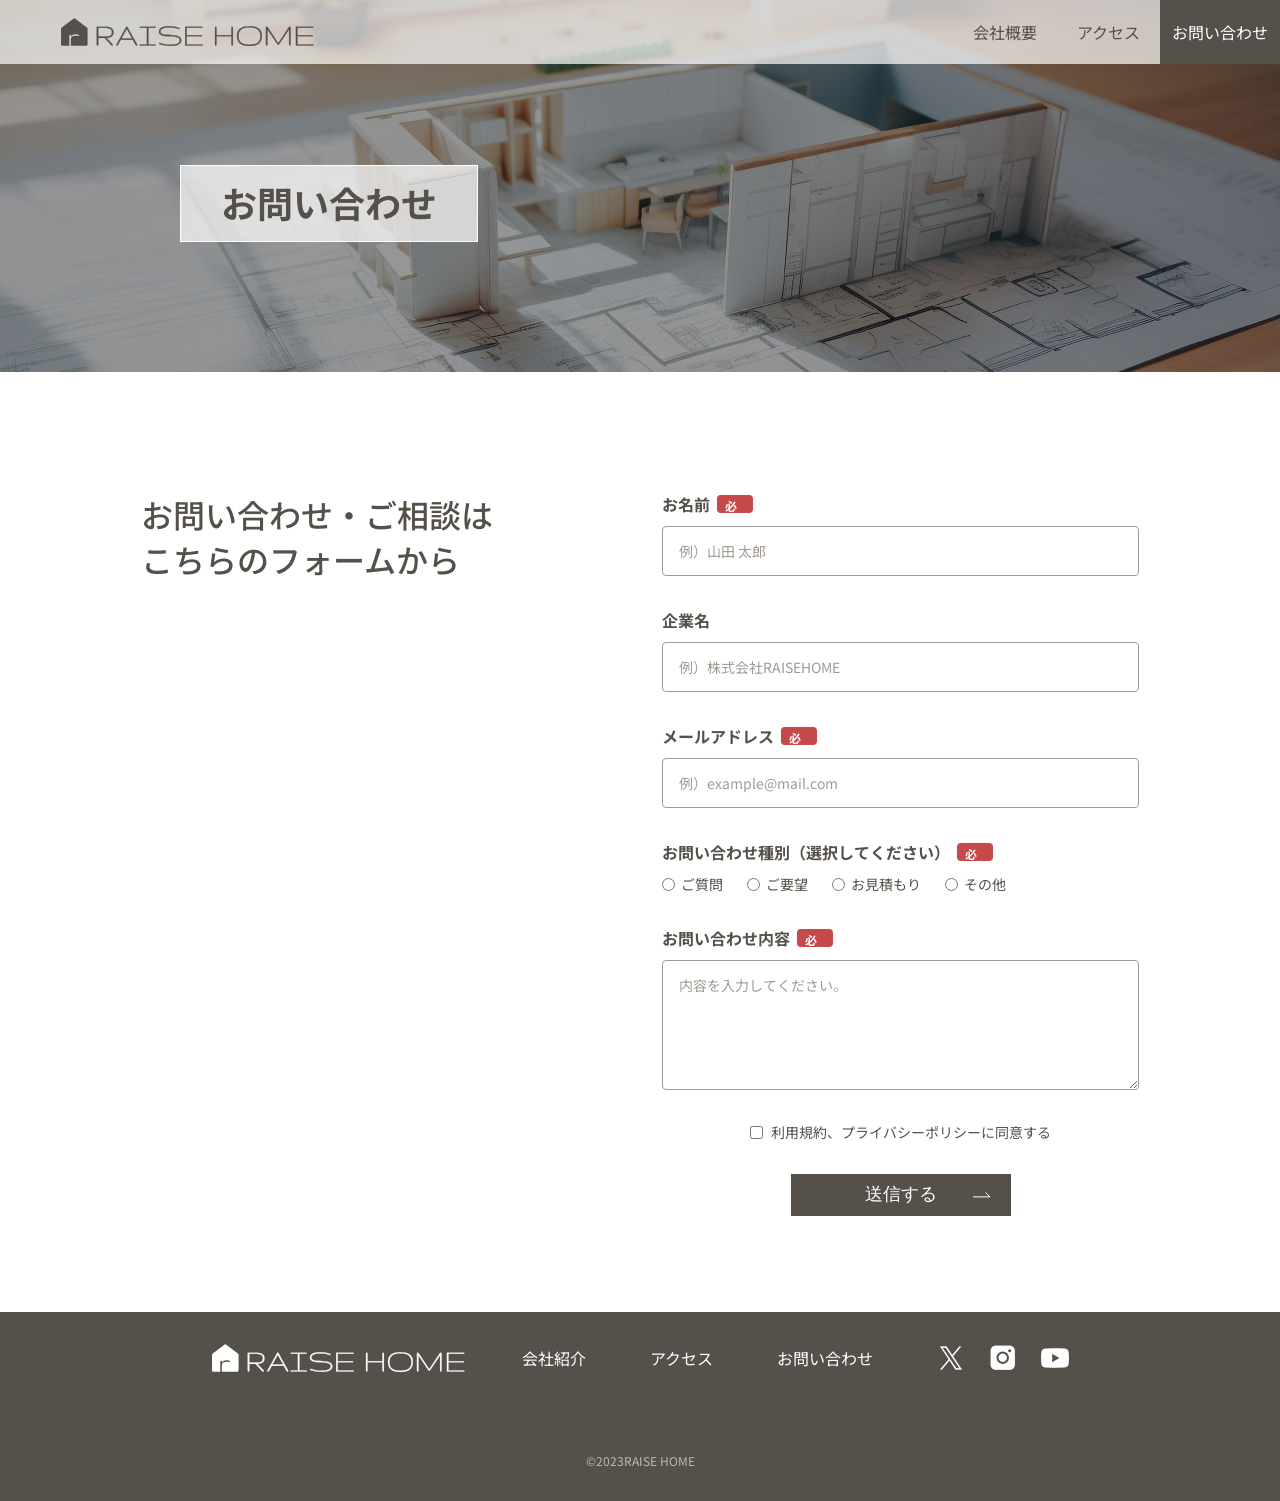
<file: contact.html>
<!DOCTYPE html>
<html lang="ja">
<head>
    <meta charset="UTF-8">
    <meta name="viewport" content="width=device-width, initial-scale=1.0">
    <title>お問い合わせ | 建築会社サイト</title>
    <link rel="stylesheet" href="css/style.css">
    <link rel="preconnect" href="https://fonts.googleapis.com">
    <link rel="preconnect" href="https://fonts.gstatic.com" crossorigin>
    <link href="https://fonts.googleapis.com/css2?family=Gruppo&family=Noto+Sans+JP:wght@100..900&display=swap" rel="stylesheet">
</head>
<body>
    <svg width="0" height="0" style="position: absolute; overflow: hidden;" aria-hidden="true">
        <defs>
            <symbol id="icon-arrow" viewBox="0 0 18 6">
                <path d="M0 4.8884H16.999L12.4641 0.353516" stroke="currentColor" stroke-linejoin="round" fill="none"/>
            </symbol>
        </defs>
    </svg>
    <header class="header">
        <div class="header__inner">
            <a class="logo" href="index.html" aria-label="RAISE HOME トップページ">
                <svg width="255" height="28" viewBox="0 0 255 28" fill="none">
                    <g clip-path="url(#clip0_2_1623)">
                    <path d="M37.6083 27.5388C37.2786 27.5388 37.0646 27.4116 36.9663 27.1571C36.868 26.9026 36.8159 26.6019 36.8159 26.2491V9.28616C36.8159 8.9565 36.8391 8.77143 36.8853 8.72517C36.9316 8.6789 37.1167 8.65576 37.4463 8.65576H42.3623C43.9412 8.65576 45.4044 8.69625 46.7404 8.783C48.0763 8.86975 49.2504 9.08952 50.2567 9.44231C51.263 9.80089 52.0438 10.3735 52.5932 11.1716C53.1485 11.9697 53.4261 13.0859 53.4261 14.5202C53.4261 15.5497 53.2121 16.3998 52.7841 17.0707C52.3561 17.7416 51.7893 18.2737 51.0838 18.6554C50.3782 19.0371 49.6032 19.3205 48.7646 19.494C47.9202 19.6675 47.0874 19.7716 46.2661 19.8063L52.5007 26.3648C52.6916 26.5556 52.7899 26.758 52.7899 26.972C52.7899 27.3422 52.599 27.533 52.2115 27.533C52.0959 27.533 51.9686 27.5041 51.824 27.4405C51.6795 27.3769 51.5349 27.2728 51.4018 27.1282L44.6063 19.8757H38.2676V26.2491C38.2676 26.5788 38.2271 26.8737 38.1461 27.1398C38.0652 27.4058 37.8916 27.5388 37.6198 27.5388H37.6083ZM38.2502 18.7595H44.6063C45.9191 18.7595 47.1336 18.667 48.2499 18.4819C49.3661 18.2968 50.2683 17.8978 50.9507 17.2963C51.6332 16.6948 51.9744 15.7694 51.9744 14.526C51.9744 13.0223 51.6101 11.9408 50.8756 11.2815C50.1411 10.6221 49.0595 10.2057 47.631 10.038C46.2025 9.87029 44.4443 9.78354 42.3507 9.78354H38.2502V18.7653V18.7595Z" fill="currentColor"/>
                    <path d="M52.2004 27.6831C52.0674 27.6831 51.917 27.6484 51.7551 27.579C51.5874 27.5096 51.4312 27.3939 51.2809 27.232L44.5315 20.0258H38.4011V26.2546C38.4011 26.5958 38.3606 26.9081 38.2738 27.1857C38.1755 27.5154 37.9442 27.6889 37.6087 27.6889C37.1229 27.6889 36.9147 27.4344 36.828 27.2147C36.7181 26.9428 36.666 26.619 36.666 26.2546V9.29166C36.666 8.83477 36.7065 8.69597 36.7759 8.63235C36.8453 8.56873 36.9783 8.52246 37.4352 8.52246H42.3512C43.9301 8.52246 45.4048 8.56295 46.7408 8.6497C48.0884 8.73645 49.2798 8.96201 50.2977 9.32058C51.3271 9.68494 52.1368 10.2864 52.7036 11.1019C53.2704 11.9174 53.5595 13.0741 53.5595 14.5315C53.5595 15.5841 53.334 16.469 52.8944 17.1572C52.4549 17.8454 51.865 18.3949 51.1363 18.7881C50.4191 19.1756 49.6268 19.4648 48.7766 19.6441C48.0363 19.8002 47.296 19.8986 46.5673 19.9448L52.5879 26.272C52.8019 26.4859 52.9176 26.7288 52.9176 26.9833C52.9176 27.4344 52.6631 27.6889 52.1946 27.6889L52.2004 27.6831ZM38.1119 19.7366H44.6588L51.4948 27.0354C51.6163 27.1684 51.7435 27.2609 51.8708 27.313C51.998 27.365 52.1137 27.3939 52.2062 27.3939C52.507 27.3939 52.64 27.2725 52.64 26.9775C52.64 26.804 52.559 26.6363 52.3971 26.4686L45.9369 19.6788L46.255 19.6672C47.0705 19.6325 47.9033 19.5284 48.7303 19.3549C49.5516 19.1814 50.3208 18.9038 51.009 18.5337C51.6915 18.1635 52.2467 17.6488 52.6573 17.001C53.0679 16.3533 53.2762 15.5263 53.2762 14.5315C53.2762 13.1319 53.0043 12.0388 52.4723 11.2696C51.9402 10.5004 51.1768 9.93941 50.2051 9.59241C49.2162 9.2454 48.0479 9.02562 46.7293 8.93887C45.3991 8.85212 43.9301 8.81163 42.357 8.81163H37.441C37.146 8.81163 37.0304 8.82899 36.9899 8.84055C36.9783 8.88104 36.961 8.99671 36.961 9.29166V26.2546C36.961 26.5843 37.0072 26.8734 37.1056 27.1048C37.1576 27.232 37.2617 27.3939 37.6145 27.3939C37.8227 27.3939 37.9384 27.3014 38.002 27.099C38.0772 26.8445 38.1119 26.5611 38.1119 26.2488V19.7308V19.7366ZM44.6125 18.9096H38.1119V9.63867H42.357C44.4448 9.63867 46.2261 9.72543 47.6546 9.89315C49.1063 10.0667 50.2225 10.4946 50.9801 11.1771C51.7435 11.8653 52.131 12.9931 52.131 14.5315C52.131 15.8096 51.7725 16.7813 51.0553 17.4117C50.3555 18.0305 49.4186 18.4411 48.2792 18.632C47.1572 18.817 45.9254 18.9154 44.6125 18.9154V18.9096ZM38.4011 18.6204H44.6125C45.908 18.6204 47.1283 18.5279 48.233 18.3428C49.3203 18.1635 50.2051 17.776 50.8644 17.1919C51.5122 16.6193 51.8419 15.7229 51.8419 14.5315C51.8419 13.0798 51.4891 12.0215 50.7893 11.3968C50.0837 10.7607 49.0137 10.35 47.6257 10.1881C46.2087 10.0204 44.439 9.93363 42.3627 9.93363H38.4068V18.6262L38.4011 18.6204Z" fill="currentColor"/>
                    <path d="M56.9259 27.7066C56.5963 27.7066 56.417 27.5562 56.3823 27.2555C56.3476 26.9548 56.4112 26.6656 56.5673 26.3822L65.9019 9.52336C66.0812 9.1937 66.2257 8.96815 66.3241 8.84669C66.4282 8.72524 66.5785 8.66162 66.781 8.66162C66.9371 8.66162 67.0817 8.71946 67.2032 8.84091C67.3246 8.96236 67.4808 9.18792 67.66 9.52914L77.0119 26.4053C77.1334 26.6193 77.197 26.8391 77.197 27.0646C77.197 27.4926 77.0061 27.7066 76.6187 27.7066C76.4741 27.7066 76.3179 27.6546 76.1618 27.5447C76.0056 27.4348 75.8437 27.2439 75.6875 26.9605L72.8073 21.7438H60.743L57.8281 27.0299C57.591 27.4811 57.2845 27.7066 56.9143 27.7066H56.9259ZM61.2462 20.7433H72.3273L66.7867 10.628L61.2462 20.7433Z" fill="currentColor"/>
                    <path d="M76.6299 27.8517C76.4564 27.8517 76.2714 27.788 76.0921 27.6666C75.9128 27.5451 75.7451 27.3369 75.5716 27.0304L72.7319 21.8831H60.841L57.9667 27.094C57.7064 27.5914 57.3536 27.8459 56.9256 27.8459C56.5266 27.8459 56.2837 27.6435 56.2374 27.2675C56.2027 26.9379 56.2663 26.614 56.4398 26.3075L65.7743 9.44864C65.9594 9.11899 66.104 8.88186 66.2139 8.74884C66.3469 8.59269 66.5378 8.51172 66.7807 8.51172C66.9773 8.51172 67.1508 8.5869 67.3012 8.73149C67.44 8.86451 67.5961 9.09585 67.787 9.45443L77.1389 26.3306C77.2719 26.5619 77.3413 26.8106 77.3413 27.0593C77.3413 27.5683 77.0868 27.8459 76.6184 27.8459L76.6299 27.8517ZM60.6675 21.5997H72.8996L75.8202 26.8916C75.9648 27.1519 76.1094 27.3312 76.2482 27.4237C76.3812 27.5162 76.5085 27.5625 76.6241 27.5625C76.8381 27.5625 77.0579 27.5047 77.0579 27.0651C77.0579 26.8685 77.0001 26.6661 76.8902 26.4752L67.5383 9.59901C67.3648 9.27514 67.2202 9.05537 67.1045 8.94548C67.0062 8.85294 66.9021 8.80668 66.7807 8.80668C66.6245 8.80668 66.5089 8.85294 66.4337 8.9397C66.3353 9.06115 66.1965 9.28092 66.023 9.59323L56.6885 26.4521C56.5439 26.7123 56.4861 26.9668 56.5208 27.2386C56.5439 27.4642 56.6654 27.5567 56.9198 27.5567C57.2379 27.5567 57.4924 27.3601 57.7064 26.9552L60.6617 21.5939L60.6675 21.5997ZM72.5699 20.8884H61.003L66.7865 10.3277L72.5699 20.8884ZM61.4888 20.5992H72.0841L66.7865 10.9292L61.4888 20.5992Z" fill="currentColor"/>
                    <path d="M80.8815 27.5393C80.6096 27.5393 80.3378 27.5219 80.0602 27.4872C79.7826 27.4525 79.6438 27.2733 79.6438 26.9436C79.6438 26.6602 79.7768 26.5041 80.0429 26.4694C80.3089 26.4347 80.5865 26.4173 80.8815 26.4173H86.931V9.77825H80.8815C80.5865 9.77825 80.3089 9.7609 80.0429 9.72619C79.7768 9.69149 79.6438 9.53534 79.6438 9.25195C79.6438 8.92229 79.7826 8.743 80.0602 8.7083C80.3378 8.6736 80.6096 8.65625 80.8815 8.65625H94.4206C94.7502 8.65625 95.0336 8.6736 95.2765 8.7083C95.5194 8.743 95.6409 8.91072 95.6409 9.21725C95.6409 9.52377 95.5194 9.69149 95.2765 9.72619C95.0336 9.7609 94.7502 9.77825 94.4206 9.77825H88.3711V26.4173H94.4206C94.7502 26.4173 95.0336 26.4347 95.2765 26.4694C95.5194 26.5041 95.6409 26.6718 95.6409 26.9783C95.6409 27.2848 95.5194 27.4525 95.2765 27.4872C95.0336 27.5219 94.7502 27.5393 94.4206 27.5393H80.8815Z" fill="currentColor"/>
                    <path d="M94.4204 27.6835H80.8813C80.6037 27.6835 80.3261 27.6661 80.0427 27.6314C79.8402 27.6083 79.499 27.4868 79.499 26.9432C79.499 26.5904 79.6841 26.3706 80.0253 26.3243C80.2971 26.2896 80.5863 26.2723 80.8813 26.2723H86.7862V9.9224H80.8813C80.5805 9.9224 80.2914 9.90505 80.0253 9.87035C79.6899 9.82986 79.499 9.61009 79.499 9.25152C79.499 8.71365 79.8402 8.5922 80.0427 8.56328C80.3261 8.52858 80.6037 8.51123 80.8813 8.51123H94.4204C94.7501 8.51123 95.045 8.52858 95.2937 8.56328C95.4788 8.58642 95.7853 8.70787 95.7853 9.21682C95.7853 9.72576 95.4788 9.84143 95.2937 9.87035C95.045 9.90505 94.7501 9.9224 94.4204 9.9224H88.5155V26.2723H94.4204C94.7501 26.2723 95.045 26.2896 95.2937 26.3243C95.4788 26.3475 95.7853 26.4689 95.7853 26.9779C95.7853 27.4868 95.4788 27.6025 95.2937 27.6314C95.045 27.6661 94.7501 27.6835 94.4204 27.6835ZM80.8813 26.5672C80.5921 26.5672 80.3203 26.5846 80.06 26.6193C79.8692 26.6424 79.7882 26.7407 79.7882 26.949C79.7882 27.267 79.9328 27.3307 80.0774 27.348C80.3492 27.3827 80.6152 27.4001 80.8813 27.4001H94.4204C94.7385 27.4001 95.0219 27.3827 95.2532 27.348C95.3747 27.3307 95.4903 27.2728 95.4903 26.9837C95.4903 26.6945 95.3689 26.6366 95.2532 26.6193C95.0161 26.5846 94.7385 26.5672 94.4204 26.5672H88.2263V9.63901H94.4204C94.7385 9.63901 95.0219 9.62166 95.2532 9.58696C95.3747 9.56961 95.4903 9.51177 95.4903 9.2226C95.4903 8.93343 95.3689 8.87559 95.2532 8.85824C95.0161 8.82354 94.7385 8.80619 94.4204 8.80619H80.8813C80.6152 8.80619 80.3492 8.82354 80.0774 8.85824C79.9328 8.87559 79.7882 8.93921 79.7882 9.2573C79.7882 9.4655 79.8692 9.56382 80.06 9.58696C80.3203 9.62166 80.5921 9.63901 80.8813 9.63901H87.0754V26.5672H80.8813Z" fill="currentColor"/>
                    <path d="M111.129 27.8744C109.527 27.8744 107.942 27.7703 106.375 27.5679C104.807 27.3655 103.425 27.1168 102.222 26.8218C101.019 26.5269 100.146 26.2551 99.6024 26.0064C99.2958 25.8618 99.1455 25.642 99.1455 25.3471C99.1455 25.0174 99.29 24.8555 99.585 24.8555C99.666 24.8555 99.7412 24.8728 99.8221 24.9075C100.412 25.1446 101.32 25.4049 102.552 25.6941C103.784 25.9832 105.178 26.2319 106.728 26.4401C108.283 26.6483 109.833 26.7524 111.378 26.7524C112.922 26.7524 114.269 26.6136 115.553 26.336C116.837 26.0584 117.867 25.5957 118.647 24.9364C119.428 24.2771 119.816 23.3865 119.816 22.2587C119.816 21.368 119.521 20.6682 118.937 20.1651C118.347 19.6619 117.56 19.286 116.565 19.0373C115.571 18.7886 114.454 18.6151 113.217 18.511C111.979 18.4069 110.701 18.3317 109.376 18.2796C108.052 18.2276 106.774 18.1408 105.536 18.0194C104.299 17.8979 103.182 17.6839 102.188 17.3948C101.193 17.0998 100.4 16.6603 99.8163 16.0704C99.2264 15.4804 98.9373 14.6997 98.9373 13.7165C98.9373 12.6292 99.2264 11.7385 99.8106 11.0329C100.395 10.3274 101.175 9.77215 102.159 9.37309C103.142 8.97403 104.241 8.69064 105.461 8.53449C106.681 8.37833 107.931 8.29736 109.203 8.29736C110.603 8.29736 111.967 8.37833 113.286 8.54027C114.61 8.70221 115.796 8.9162 116.843 9.17645C117.895 9.43671 118.705 9.70275 119.284 9.97457C119.463 10.0555 119.555 10.2059 119.555 10.4315C119.555 10.5876 119.503 10.738 119.393 10.871C119.284 11.004 119.139 11.0734 118.942 11.0734C118.827 11.0734 118.734 11.0503 118.653 11.004C117.468 10.5067 116.033 10.1192 114.35 9.83577C112.667 9.55238 110.973 9.41357 109.267 9.41357C107.705 9.41357 106.253 9.54081 104.894 9.78372C103.541 10.0324 102.448 10.4604 101.615 11.0734C100.782 11.6865 100.372 12.5309 100.372 13.6124C100.372 14.3931 100.667 14.9946 101.251 15.4284C101.841 15.8564 102.627 16.1745 103.622 16.3884C104.617 16.5967 105.733 16.747 106.971 16.828C108.208 16.909 109.486 16.9899 110.811 17.0651C112.135 17.1403 113.413 17.256 114.651 17.4121C115.889 17.5683 117.005 17.8227 118 18.1755C118.994 18.5283 119.787 19.0257 120.371 19.685C120.961 20.3386 121.25 21.2003 121.25 22.2587C121.25 23.317 120.972 24.2482 120.411 24.9711C119.85 25.6941 119.093 26.2666 118.133 26.6888C117.173 27.111 116.085 27.4118 114.882 27.5968C113.674 27.7761 112.419 27.8686 111.123 27.8686L111.129 27.8744Z" fill="currentColor"/>
                    <path d="M111.129 28.0191C109.527 28.0191 107.919 27.915 106.358 27.7126C104.796 27.5101 103.397 27.2557 102.194 26.9665C100.985 26.6715 100.1 26.3939 99.5508 26.1452C99.198 25.9717 99.0071 25.6999 99.0071 25.3529C99.0071 24.9423 99.2153 24.7167 99.5912 24.7167C99.6896 24.7167 99.7879 24.7399 99.8862 24.7803C100.459 25.0117 101.373 25.2777 102.593 25.5611C103.813 25.8445 105.213 26.099 106.757 26.3014C108.295 26.5096 109.857 26.6137 111.39 26.6137C112.922 26.6137 114.27 26.4749 115.536 26.2031C116.791 25.9313 117.809 25.4744 118.567 24.8382C119.307 24.2136 119.683 23.3518 119.683 22.2703C119.683 21.4259 119.405 20.7608 118.85 20.2866C118.283 19.8008 117.503 19.4306 116.537 19.1877C115.554 18.9448 114.437 18.7655 113.211 18.6672C111.985 18.5689 110.696 18.4879 109.383 18.4417C108.064 18.3896 106.769 18.3029 105.537 18.1756C104.293 18.0484 103.16 17.8402 102.165 17.5452C101.153 17.2445 100.332 16.7876 99.73 16.1861C99.1286 15.5846 98.8047 14.746 98.8047 13.7281C98.8047 12.6119 99.1112 11.6808 99.7127 10.9521C100.308 10.2291 101.118 9.65656 102.119 9.25171C103.108 8.84687 104.23 8.56348 105.456 8.40154C108.012 8.07188 110.788 8.09502 113.321 8.40733C114.64 8.56926 115.843 8.78325 116.895 9.04351C117.954 9.30376 118.781 9.57559 119.365 9.84741C119.527 9.91681 119.718 10.0787 119.718 10.4373C119.718 10.6282 119.654 10.8075 119.527 10.9694C119.394 11.1429 119.203 11.2297 118.966 11.2297C118.827 11.2297 118.706 11.2007 118.607 11.1429C117.451 10.6629 116.016 10.2696 114.351 9.992C112.679 9.71439 110.979 9.5698 109.29 9.5698C107.746 9.5698 106.289 9.69704 104.947 9.93995C103.622 10.1829 102.535 10.605 101.725 11.2007C100.927 11.7849 100.54 12.583 100.54 13.624C100.54 14.3643 100.806 14.9137 101.361 15.3186C101.928 15.735 102.709 16.0473 103.68 16.2497C104.663 16.4579 105.78 16.6025 107.006 16.6893C108.238 16.776 109.527 16.8512 110.84 16.9264C112.159 17.0016 113.454 17.1172 114.686 17.2734C115.93 17.4295 117.063 17.6898 118.064 18.0426C119.076 18.4012 119.897 18.9217 120.493 19.5926C121.1 20.275 121.412 21.1715 121.412 22.2645C121.412 23.3576 121.117 24.3177 120.545 25.0637C119.972 25.804 119.186 26.3939 118.208 26.8277C117.242 27.2557 116.132 27.5622 114.917 27.7473C113.703 27.9266 112.431 28.0191 111.135 28.0191H111.129ZM99.5912 25.0059C99.412 25.0059 99.2963 25.0637 99.2963 25.3529C99.2963 25.59 99.4177 25.7578 99.6722 25.885C100.199 26.1279 101.072 26.3997 102.263 26.6889C103.455 26.9781 104.848 27.2325 106.398 27.4292C109.198 27.7935 112.182 27.8629 114.871 27.4639C116.063 27.2846 117.144 26.9839 118.087 26.5674C119.018 26.1568 119.77 25.59 120.308 24.8902C120.846 24.1962 121.117 23.3171 121.117 22.2703C121.117 21.2235 120.834 20.4138 120.273 19.7892C119.706 19.153 118.925 18.6614 117.96 18.3202C116.982 17.9732 115.866 17.7187 114.646 17.5626C113.42 17.4064 112.13 17.2907 110.817 17.2156C109.498 17.1404 108.209 17.0652 106.977 16.9784C105.739 16.8917 104.606 16.7471 103.611 16.5331C102.599 16.3191 101.783 15.9895 101.182 15.5499C100.557 15.093 100.239 14.4453 100.239 13.6182C100.239 12.4905 100.679 11.594 101.546 10.9578C102.39 10.339 103.512 9.89368 104.883 9.64499C106.242 9.3963 107.723 9.26906 109.279 9.26906C110.985 9.26906 112.702 9.41365 114.385 9.69704C116.074 9.98043 117.532 10.3737 118.723 10.8769C118.792 10.9174 118.868 10.9347 118.954 10.9347C119.105 10.9347 119.209 10.8884 119.29 10.7843C119.377 10.6744 119.417 10.5588 119.417 10.4315C119.417 10.2176 119.319 10.1424 119.232 10.1077C118.665 9.84163 117.855 9.57559 116.814 9.32111C115.773 9.06664 114.582 8.85265 113.275 8.69071C110.765 8.37841 108.018 8.35527 105.485 8.68493C104.282 8.84109 103.183 9.11869 102.217 9.51197C101.263 9.89946 100.493 10.4489 99.9267 11.1313C99.3715 11.808 99.0881 12.6813 99.0881 13.7223C99.0881 14.6593 99.3715 15.4169 99.9267 15.9779C100.493 16.5447 101.268 16.9784 102.24 17.2618C103.223 17.551 104.339 17.7592 105.56 17.8864C106.786 18.0079 108.076 18.1004 109.388 18.1467C110.707 18.1987 111.997 18.2739 113.234 18.378C114.472 18.4821 115.606 18.6556 116.606 18.9101C117.618 19.1646 118.434 19.5521 119.035 20.0668C119.654 20.5989 119.966 21.3392 119.966 22.2703C119.966 23.4386 119.556 24.3755 118.746 25.058C117.954 25.7231 116.89 26.2031 115.594 26.4865C114.31 26.7641 112.893 26.9029 111.39 26.9029C109.886 26.9029 108.272 26.7988 106.716 26.5906C105.167 26.3824 103.755 26.1279 102.523 25.8445C101.292 25.5553 100.366 25.2893 99.7763 25.0522C99.7127 25.0233 99.6549 25.0117 99.5912 25.0117V25.0059Z" fill="currentColor"/>
                    <path d="M125.651 27.539C125.437 27.539 125.31 27.5043 125.269 27.4349C125.229 27.3655 125.211 27.2035 125.211 26.9433V9.45982C125.211 9.13016 125.234 8.91617 125.281 8.81785C125.327 8.71953 125.512 8.66748 125.842 8.66748H141.312C141.642 8.66748 141.931 8.68483 142.186 8.71953C142.44 8.75423 142.567 8.93352 142.567 9.26318C142.567 9.54657 142.44 9.70272 142.186 9.73742C141.931 9.77213 141.642 9.78948 141.312 9.78948H126.657V17.2097H141.231C141.48 17.2097 141.688 17.2444 141.856 17.3138C142.024 17.3832 142.111 17.5278 142.111 17.7533C142.111 18.002 142.041 18.1639 141.897 18.2449C141.752 18.3259 141.573 18.3664 141.347 18.3664H126.657V26.4343H141.347C141.677 26.4343 141.966 26.4517 142.22 26.4864C142.475 26.5211 142.602 26.6772 142.602 26.9606C142.602 27.2903 142.498 27.4638 142.29 27.4927C142.082 27.5216 141.81 27.539 141.486 27.5505H125.662L125.651 27.539Z" fill="currentColor"/>
                    <path d="M125.651 27.6836C125.373 27.6836 125.217 27.6316 125.147 27.5101C125.113 27.4465 125.066 27.325 125.066 26.9433V9.45987C125.066 8.99141 125.113 8.83526 125.147 8.76007C125.223 8.59235 125.437 8.52295 125.841 8.52295H141.312C141.648 8.52295 141.943 8.5403 142.203 8.575C142.394 8.59813 142.712 8.72537 142.712 9.26324C142.712 9.61603 142.533 9.8358 142.203 9.88207C141.943 9.91677 141.642 9.93412 141.312 9.93412H126.801V17.0651H141.231C141.497 17.0651 141.729 17.1056 141.914 17.175C142.07 17.2386 142.261 17.389 142.261 17.7476C142.261 18.0541 142.162 18.2565 141.977 18.3664C141.815 18.459 141.607 18.5052 141.353 18.5052H126.807V26.284H141.353C141.688 26.284 141.983 26.3014 142.243 26.3361C142.567 26.3823 142.752 26.6021 142.752 26.9549C142.752 27.4638 142.515 27.6026 142.313 27.6316C142.099 27.6605 141.827 27.6778 141.491 27.6894H125.662L125.651 27.6836ZM125.396 27.3655C125.396 27.3655 125.454 27.3944 125.651 27.3944H141.474C141.792 27.3829 142.058 27.3655 142.261 27.3366C142.313 27.3308 142.446 27.3135 142.446 26.9491C142.446 26.6888 142.324 26.6368 142.191 26.6194C141.943 26.5847 141.659 26.5674 141.335 26.5674H126.501V18.2103H141.335C141.538 18.2103 141.7 18.1756 141.815 18.112C141.908 18.0599 141.954 17.9384 141.954 17.7476C141.954 17.5336 141.867 17.47 141.792 17.4411C141.642 17.3775 141.445 17.3485 141.22 17.3485H126.501V9.63916H141.301C141.619 9.63916 141.908 9.62181 142.157 9.58711C142.29 9.56976 142.411 9.51771 142.411 9.25745C142.411 8.93358 142.284 8.87574 142.157 8.85839C141.908 8.82369 141.624 8.80634 141.301 8.80634H125.83C125.46 8.80634 125.402 8.87574 125.402 8.87574C125.384 8.92201 125.35 9.05503 125.35 9.45987V26.9433C125.35 27.2788 125.385 27.3539 125.39 27.3597L125.396 27.3655Z" fill="currentColor"/>
                    <path d="M155.811 27.5389C155.458 27.5389 155.245 27.4174 155.158 27.1687C155.071 26.9201 155.031 26.6482 155.031 26.3533V9.84723C155.031 9.55228 155.077 9.28045 155.175 9.03176C155.273 8.78307 155.493 8.66162 155.846 8.66162C156.095 8.66162 156.262 8.78886 156.343 9.04333C156.424 9.2978 156.471 9.56384 156.471 9.84723V17.2674H171.467V9.84723C171.467 9.55228 171.502 9.28045 171.577 9.03176C171.652 8.78307 171.849 8.66162 172.179 8.66162C172.508 8.66162 172.722 8.78886 172.797 9.03176C172.873 9.28045 172.907 9.55228 172.907 9.84723V26.3533C172.907 26.6482 172.873 26.9201 172.797 27.1687C172.722 27.4174 172.526 27.5389 172.196 27.5389C171.866 27.5389 171.652 27.4174 171.577 27.1687C171.502 26.9201 171.467 26.6482 171.467 26.3533V18.32H156.471V26.3533C156.471 26.6367 156.424 26.9027 156.326 27.1572C156.228 27.4117 156.06 27.5389 155.811 27.5389Z" fill="currentColor"/>
                    <path d="M172.196 27.6835C171.687 27.6835 171.502 27.4233 171.438 27.2093C171.363 26.949 171.322 26.6599 171.322 26.3533V18.4647H156.615V26.3533C156.615 26.6541 156.563 26.9375 156.459 27.2093C156.343 27.5216 156.118 27.6835 155.805 27.6835C155.285 27.6835 155.088 27.4291 155.019 27.2151C154.926 26.9548 154.886 26.6656 154.886 26.3533V9.84729C154.886 9.53498 154.938 9.24581 155.042 8.97977C155.123 8.76578 155.331 8.51709 155.846 8.51709C156.158 8.51709 156.378 8.68481 156.482 8.99712C156.569 9.26316 156.615 9.55233 156.615 9.84729V17.1229H171.322V9.84729C171.322 9.54076 171.363 9.25159 171.438 8.99133C171.502 8.77156 171.681 8.51709 172.178 8.51709C172.676 8.51709 172.872 8.77735 172.936 8.99133C173.011 9.25159 173.052 9.54076 173.052 9.84729V26.3533C173.052 26.6599 173.011 26.949 172.936 27.2093C172.872 27.4291 172.693 27.6835 172.196 27.6835ZM156.326 18.1755H171.612V26.3533C171.612 26.6309 171.646 26.8912 171.716 27.1225C171.75 27.2382 171.837 27.3944 172.196 27.3944C172.554 27.3944 172.624 27.2382 172.658 27.1225C172.728 26.8912 172.762 26.6309 172.762 26.3533V9.84729C172.762 9.56968 172.728 9.30943 172.658 9.0723C172.624 8.95663 172.537 8.80048 172.178 8.80048C171.82 8.80048 171.75 8.95663 171.716 9.0723C171.646 9.30364 171.612 9.5639 171.612 9.84729V17.4121H156.326V9.84729C156.326 9.58125 156.285 9.32678 156.204 9.08965C156.141 8.89301 156.025 8.80626 155.84 8.80626C155.458 8.80626 155.354 8.9682 155.308 9.08387C155.221 9.31521 155.175 9.56968 155.175 9.84729V26.3533C155.175 26.6309 155.215 26.8854 155.296 27.1225C155.337 27.2382 155.435 27.4001 155.811 27.4001C156.002 27.4001 156.118 27.3134 156.193 27.111C156.28 26.8738 156.326 26.6194 156.326 26.3591V18.1813V18.1755Z" fill="currentColor"/>
                    <path d="M189.427 27.8914C185.135 27.8914 181.989 27.0818 179.988 25.4682C177.987 23.8546 176.986 21.3966 176.986 18.1C176.986 14.8034 177.987 12.3455 179.988 10.7319C181.989 9.11828 185.135 8.30859 189.427 8.30859C193.718 8.30859 196.87 9.11828 198.871 10.7319C200.878 12.3455 201.878 14.8034 201.878 18.1C201.878 21.3966 200.878 23.8546 198.871 25.4682C196.864 27.0818 193.718 27.8914 189.427 27.8914ZM189.427 26.7752C193.134 26.7752 195.893 26.1159 197.714 24.8031C199.536 23.4902 200.444 21.252 200.444 18.1C200.444 14.948 199.536 12.7156 197.714 11.397C195.898 10.0841 193.134 9.4248 189.427 9.4248C185.719 9.4248 182.961 10.0841 181.15 11.397C179.34 12.7156 178.432 14.948 178.432 18.1C178.432 21.252 179.34 23.4844 181.15 24.8031C182.961 26.1217 185.725 26.7752 189.427 26.7752Z" fill="currentColor"/>
                    <path d="M189.426 28.0359C185.118 28.0359 181.914 27.2089 179.895 25.578C177.871 23.9412 176.842 21.4254 176.842 18.0941C176.842 14.7629 177.871 12.247 179.895 10.6103C181.914 8.97938 185.118 8.15234 189.426 8.15234C193.735 8.15234 196.939 8.97938 198.963 10.6045C200.993 12.2413 202.023 14.7571 202.023 18.0884C202.023 21.4196 200.993 23.9355 198.963 25.5722C196.939 27.2031 193.735 28.0302 189.426 28.0302V28.0359ZM189.426 8.4473C185.187 8.4473 182.041 9.2512 180.08 10.8359C178.125 12.4148 177.137 14.8554 177.137 18.0941C177.137 21.3329 178.125 23.7735 180.08 25.3524C182.047 26.9371 185.187 27.741 189.426 27.741C193.666 27.741 196.812 26.9371 198.784 25.3524C200.745 23.7735 201.739 21.3329 201.739 18.0941C201.739 14.8554 200.745 12.4148 198.784 10.8359C196.818 9.2512 193.666 8.4473 189.426 8.4473ZM189.426 26.9139C185.708 26.9139 182.897 26.2431 181.063 24.9129C179.219 23.5769 178.282 21.2808 178.282 18.0941C178.282 14.9074 179.219 12.6114 181.063 11.2754C182.891 9.94522 185.708 9.27434 189.426 9.27434C193.145 9.27434 195.962 9.94522 197.795 11.2754C199.646 12.6114 200.583 14.9074 200.583 18.0941C200.583 21.2808 199.646 23.5711 197.795 24.9129C195.962 26.2431 193.145 26.9139 189.426 26.9139ZM189.426 9.56351C185.771 9.56351 183.013 10.217 181.231 11.5125C179.467 12.7965 178.571 15.0115 178.571 18.0999C178.571 21.1883 179.467 23.4034 181.231 24.6815C183.013 25.9712 185.765 26.6305 189.426 26.6305C193.087 26.6305 195.84 25.977 197.627 24.6815C199.397 23.3976 200.294 21.1825 200.294 18.0999C200.294 15.0173 199.397 12.7965 197.627 11.5183C195.84 10.2286 193.082 9.5693 189.426 9.5693V9.56351Z" fill="currentColor"/>
                    <path d="M206.694 27.539C206.365 27.539 206.162 27.4233 206.087 27.192C206.012 26.9606 205.966 26.683 205.966 26.3533V9.58127C205.966 9.32101 206.035 9.10703 206.18 8.92774C206.318 8.75423 206.498 8.66748 206.712 8.66748C207.07 8.66748 207.417 8.91039 207.747 9.3962L218.25 25.1909L228.752 9.3962C229.071 8.91039 229.412 8.66748 229.788 8.66748C230.002 8.66748 230.181 8.75423 230.32 8.92774C230.459 9.10124 230.534 9.32101 230.534 9.58127V26.3533C230.534 26.683 230.493 26.9606 230.412 27.192C230.331 27.4233 230.129 27.539 229.805 27.539C229.522 27.539 229.331 27.4233 229.238 27.192C229.146 26.9606 229.094 26.683 229.094 26.3533V11.3047L219.082 26.0815C218.811 26.4632 218.533 26.6599 218.25 26.6599C217.943 26.6599 217.666 26.469 217.417 26.0815L207.406 11.3047V26.3533C207.406 26.683 207.359 26.9606 207.261 27.192C207.163 27.4233 206.978 27.539 206.694 27.539Z" fill="currentColor"/>
                    <path d="M229.805 27.6836C229.377 27.6836 229.186 27.4465 229.105 27.2498C229.001 27.0012 228.949 26.7004 228.949 26.3534V11.779L219.198 26.1626C218.573 27.0416 217.827 26.9838 217.295 26.1626L207.55 11.779V26.3534C207.55 26.7004 207.498 27.0012 207.394 27.2498C207.313 27.4465 207.122 27.6836 206.694 27.6836C206.202 27.6836 206.017 27.4407 205.948 27.2383C205.861 26.9954 205.821 26.6946 205.821 26.3534V9.58133C205.821 9.29215 205.902 9.03768 206.063 8.84104C206.231 8.63284 206.451 8.52295 206.711 8.52295C207.122 8.52295 207.509 8.78899 207.862 9.31529L218.249 24.9249L228.636 9.31529C228.978 8.78899 229.365 8.52295 229.793 8.52295C230.053 8.52295 230.267 8.62705 230.441 8.84104C230.603 9.04346 230.684 9.29215 230.684 9.58133V26.3534C230.684 26.6946 230.643 26.9954 230.556 27.2383C230.487 27.4407 230.302 27.6836 229.81 27.6836H229.805ZM229.238 10.8363V26.3534C229.238 26.6599 229.284 26.926 229.371 27.1342C229.446 27.3077 229.585 27.3944 229.805 27.3944C230.152 27.3944 230.238 27.2498 230.279 27.1457C230.354 26.9318 230.389 26.6657 230.389 26.3534V9.58133C230.389 9.35577 230.331 9.1707 230.209 9.02033C230.094 8.88153 229.961 8.81212 229.787 8.81212C229.469 8.81212 229.163 9.03768 228.873 9.47722L218.249 25.4512L207.625 9.47722C207.33 9.03768 207.018 8.81212 206.711 8.81212C206.543 8.81212 206.405 8.88153 206.289 9.02033C206.168 9.1707 206.11 9.35577 206.11 9.58133V26.3534C206.11 26.6657 206.144 26.9318 206.22 27.1457C206.254 27.2556 206.347 27.3944 206.694 27.3944C206.919 27.3944 207.052 27.3135 207.128 27.1342C207.214 26.9202 207.261 26.6599 207.261 26.3534V10.8363L217.538 26.0006C217.96 26.6541 218.457 26.712 218.961 26.0006L229.238 10.8363Z" fill="currentColor"/>
                    <path d="M236.393 27.539C236.179 27.539 236.051 27.5043 236.011 27.4349C235.97 27.3655 235.953 27.2035 235.953 26.9433V9.45982C235.953 9.13016 235.976 8.91617 236.023 8.81785C236.069 8.71953 236.254 8.66748 236.584 8.66748H252.054C252.384 8.66748 252.673 8.68483 252.928 8.71953C253.182 8.75423 253.309 8.93352 253.309 9.26318C253.309 9.54657 253.182 9.70272 252.928 9.73742C252.673 9.77213 252.384 9.78948 252.054 9.78948H237.399V17.2097H251.973C252.222 17.2097 252.43 17.2444 252.598 17.3138C252.766 17.3832 252.852 17.5278 252.852 17.7533C252.852 18.002 252.783 18.1639 252.638 18.2449C252.494 18.3259 252.315 18.3664 252.089 18.3664H237.399V26.4343H252.089C252.419 26.4343 252.708 26.4517 252.962 26.4864C253.217 26.5211 253.344 26.6772 253.344 26.9606C253.344 27.2903 253.24 27.4638 253.032 27.4927C252.824 27.5216 252.552 27.539 252.228 27.5505H236.404L236.393 27.539Z" fill="currentColor"/>
                    <path d="M236.393 27.6836C236.116 27.6836 235.959 27.6316 235.884 27.5101C235.849 27.4465 235.803 27.325 235.803 26.9433V9.45987C235.803 8.99141 235.849 8.83526 235.884 8.76007C235.959 8.59235 236.173 8.52295 236.578 8.52295H252.049C252.384 8.52295 252.679 8.5403 252.94 8.575C253.131 8.59813 253.449 8.72537 253.449 9.26324C253.449 9.61603 253.269 9.8358 252.94 9.88207C252.679 9.91677 252.379 9.93412 252.049 9.93412H237.538V17.0651H251.968C252.234 17.0651 252.465 17.1056 252.65 17.175C252.807 17.2386 252.997 17.389 252.997 17.7476C252.997 18.0541 252.899 18.2565 252.714 18.3664C252.552 18.459 252.344 18.5052 252.095 18.5052H237.55V26.284H252.095C252.431 26.284 252.726 26.3014 252.986 26.3361C253.31 26.3823 253.495 26.6021 253.495 26.9549C253.495 27.4638 253.258 27.6026 253.055 27.6316C252.841 27.6605 252.57 27.6778 252.234 27.6894H236.405L236.393 27.6836ZM236.139 27.3655C236.139 27.3655 236.196 27.3944 236.393 27.3944H252.217C252.535 27.3829 252.801 27.3655 253.003 27.3366C253.055 27.3308 253.194 27.3135 253.194 26.9491C253.194 26.6888 253.073 26.6368 252.94 26.6194C252.691 26.5847 252.408 26.5674 252.084 26.5674H237.249V18.2103H252.084C252.286 18.2103 252.442 18.1756 252.564 18.112C252.656 18.0599 252.703 17.9384 252.703 17.7476C252.703 17.5336 252.616 17.47 252.541 17.4411C252.39 17.3775 252.194 17.3485 251.968 17.3485H237.249V9.63916H252.049C252.367 9.63916 252.656 9.62181 252.905 9.58711C253.038 9.56976 253.159 9.51771 253.159 9.25745C253.159 8.93358 253.032 8.87574 252.905 8.85839C252.656 8.82369 252.373 8.80634 252.049 8.80634H236.578C236.208 8.80634 236.15 8.87574 236.15 8.87574C236.133 8.92201 236.098 9.05503 236.098 9.45987V26.9433C236.098 27.2788 236.133 27.3539 236.139 27.3597V27.3655Z" fill="currentColor"/>
                    <path d="M27.5501 10.5123C27.5443 10.4371 27.5327 10.3677 27.5038 10.2983C27.498 10.281 27.4865 10.2636 27.4807 10.2463C27.4229 10.1017 27.3361 9.96865 27.1915 9.85876L14.8785 0.477964C14.5431 0.223491 14.0804 0.223491 13.7391 0.477964L1.42613 9.85876C1.27576 9.97443 1.18322 10.119 1.12539 10.2694C1.09069 10.3677 1.06755 10.466 1.06755 10.5701C1.06755 10.5817 1.06177 10.5933 1.06177 10.6048V26.839C1.06177 27.3133 1.44926 27.7008 1.92351 27.7008H9.28587C9.28587 27.7008 9.28587 27.6834 9.28587 27.6777V17.6607C9.28587 17.3946 9.33792 17.1633 9.43624 16.9724C9.55191 16.7469 9.78903 16.6312 10.1418 16.6312C10.4946 16.6312 10.6681 16.8221 10.7317 16.9782C10.8069 17.1633 10.8474 17.3946 10.8474 17.6607V18.6323C11.1019 18.1291 11.4431 17.7301 11.8827 17.4293C12.5188 16.9898 13.2186 16.6948 13.9647 16.5445C14.6992 16.3999 15.3527 16.3247 15.9022 16.3247C16.7234 16.3247 17.3133 16.3652 17.7066 16.4519C18.0941 16.5387 18.4238 16.6196 18.7187 16.7064C19.0021 16.7874 19.1583 17.0071 19.1583 17.3252C19.1583 17.493 19.1004 17.6549 18.9905 17.7937C18.8691 17.9498 18.6956 18.025 18.47 18.025C18.4064 18.025 18.3659 18.025 18.3312 18.0077C18.3254 18.0077 18.2907 17.9961 18.2503 17.9903C17.8396 17.8747 17.4521 17.7879 17.082 17.7243C16.7176 17.6607 16.3186 17.6318 15.9022 17.6318C14.6992 17.6318 13.6235 17.8689 12.6923 18.3431C12.3338 18.5224 12.0215 18.748 11.7554 19.0082C11.1482 19.6039 10.8416 20.4483 10.8416 21.3043V27.6834C10.8416 27.6834 10.8416 27.7008 10.8416 27.7066H26.7115C27.1857 27.7066 27.5732 27.3191 27.5732 26.8448V10.6106C27.5732 10.5759 27.5559 10.547 27.5559 10.5123H27.5501Z" fill="currentColor"/>
                    </g>
                <defs>
                <clipPath id="clip0_2_1623">
                <rect width="254.074" height="28" fill="white"/>
                </clipPath>
                </defs>
                </svg>
            </a>
            <nav class="main-nav" aria-label="メインナビゲーション">
                <ul class="main-nav__list">
                    <li class="main-nav__item"><a class="main-nav__link" href="company.html">会社概要</a></li>
                    <li class="main-nav__item"><a class="main-nav__link" href="access.html">アクセス</a></li>
                    <li class="main-nav__item"><a class="main-nav__link" href="contact.html">お問い合わせ</a></li>
                </ul>
            </nav>
            <button type="button" class="menu-toggle" aria-expanded="false" aria-controls="mobile-nav" aria-label="メニューを開く">
                <span class="menu-toggle__bar"></span>
            </button>
        </div>
    </header>
    <div class="mobile-nav" id="mobile-nav">
        <div class="mobile-nav__panel">
            <nav aria-label="モバイルメニュー">
                <ul class="mobile-nav__list">
                    <li><a class="mobile-nav__link" href="company.html">会社概要</a></li>
                    <li><a class="mobile-nav__link" href="access.html">アクセス</a></li>
                    <li><a class="mobile-nav__link" href="contact.html">お問い合わせ</a></li>
                </ul>
            </nav>
        </div>
    </div>
    <main class="contact-page">
        <section class="hero">
            <img class="hero__image" src="images/Contact_Main.jpg" alt="" width="2880" height="744">
            <h1 class="hero__title">お問い合わせ</h1>
        </section>

        <div class="contact-content">
            <div class="container">
                <div class="contact-form">
                    <h2 class="contact-form__heading">お問い合わせ・ご相談は<br>こちらのフォームから</h2>
                    <form class="contact-form__form" action="" method="post">
                        <div class="form-field">
                            <label class="form-field__label" for="contact-name">お名前 <span class="form-field__required">必須</span></label>
                            <input class="form-field__input" type="text" id="contact-name" name="name" placeholder="例）山田 太郎" required>
                        </div>

                        <div class="form-field">
                            <label class="form-field__label" for="contact-company">企業名</label>
                            <input class="form-field__input" type="text" id="contact-company" name="company" placeholder="例）株式会社RAISEHOME">
                        </div>

                        <div class="form-field">
                            <label class="form-field__label" for="contact-email">メールアドレス <span class="form-field__required">必須</span></label>
                            <input class="form-field__input" type="email" id="contact-email" name="email" placeholder="例）example@mail.com" required>
                        </div>

                        <fieldset class="form-field">
                            <legend class="form-field__label">お問い合わせ種別（選択してください） <span class="form-field__required">必須</span></legend>
                            <div class="form-field__radios">
                                <label class="form-field__radio"><input type="radio" name="type" value="question" required>ご質問</label>
                                <label class="form-field__radio"><input type="radio" name="type" value="request">ご要望</label>
                                <label class="form-field__radio"><input type="radio" name="type" value="estimate">お見積もり</label>
                                <label class="form-field__radio"><input type="radio" name="type" value="other">その他</label>
                            </div>
                        </fieldset>

                        <div class="form-field">
                            <label class="form-field__label" for="contact-message">お問い合わせ内容 <span class="form-field__required">必須</span></label>
                            <textarea class="form-field__textarea" id="contact-message" name="message" rows="5" placeholder="内容を入力してください。" required></textarea>
                        </div>

                        <label class="form-field__checkbox">
                            <input type="checkbox" name="agree" required>
                            利用規約、プライバシーポリシーに同意する
                        </label>

                        <button type="submit" class="btn btn--filled contact-form__submit">
                            送信する
                            <svg class="btn__arrow" aria-hidden="true"><use href="#icon-arrow"></use></svg>
                        </button>
                    </form>
                </div>
            </div>
        </div>
    </main>
    <footer class="footer">
        <div class="container">
            <div class="footer__inner">
                <a class="footer__logo" href="index.html" aria-label="RAISE HOME トップページ">
                    <svg width="255" height="28" viewBox="0 0 255 28" fill="none">
                        <g clip-path="url(#clip0_footer)">
                        <path d="M37.6083 27.5388C37.2786 27.5388 37.0646 27.4116 36.9663 27.1571C36.868 26.9026 36.8159 26.6019 36.8159 26.2491V9.28616C36.8159 8.9565 36.8391 8.77143 36.8853 8.72517C36.9316 8.6789 37.1167 8.65576 37.4463 8.65576H42.3623C43.9412 8.65576 45.4044 8.69625 46.7404 8.783C48.0763 8.86975 49.2504 9.08952 50.2567 9.44231C51.263 9.80089 52.0438 10.3735 52.5932 11.1716C53.1485 11.9697 53.4261 13.0859 53.4261 14.5202C53.4261 15.5497 53.2121 16.3998 52.7841 17.0707C52.3561 17.7416 51.7893 18.2737 51.0838 18.6554C50.3782 19.0371 49.6032 19.3205 48.7646 19.494C47.9202 19.6675 47.0874 19.7716 46.2661 19.8063L52.5007 26.3648C52.6916 26.5556 52.7899 26.758 52.7899 26.972C52.7899 27.3422 52.599 27.533 52.2115 27.533C52.0959 27.533 51.9686 27.5041 51.824 27.4405C51.6795 27.3769 51.5349 27.2728 51.4018 27.1282L44.6063 19.8757H38.2676V26.2491C38.2676 26.5788 38.2271 26.8737 38.1461 27.1398C38.0652 27.4058 37.8916 27.5388 37.6198 27.5388H37.6083ZM38.2502 18.7595H44.6063C45.9191 18.7595 47.1336 18.667 48.2499 18.4819C49.3661 18.2968 50.2683 17.8978 50.9507 17.2963C51.6332 16.6948 51.9744 15.7694 51.9744 14.526C51.9744 13.0223 51.6101 11.9408 50.8756 11.2815C50.1411 10.6221 49.0595 10.2057 47.631 10.038C46.2025 9.87029 44.4443 9.78354 42.3507 9.78354H38.2502V18.7653V18.7595Z" fill="currentColor"/>
                        <path d="M52.2004 27.6831C52.0674 27.6831 51.917 27.6484 51.7551 27.579C51.5874 27.5096 51.4312 27.3939 51.2809 27.232L44.5315 20.0258H38.4011V26.2546C38.4011 26.5958 38.3606 26.9081 38.2738 27.1857C38.1755 27.5154 37.9442 27.6889 37.6087 27.6889C37.1229 27.6889 36.9147 27.4344 36.828 27.2147C36.7181 26.9428 36.666 26.619 36.666 26.2546V9.29166C36.666 8.83477 36.7065 8.69597 36.7759 8.63235C36.8453 8.56873 36.9783 8.52246 37.4352 8.52246H42.3512C43.9301 8.52246 45.4048 8.56295 46.7408 8.6497C48.0884 8.73645 49.2798 8.96201 50.2977 9.32058C51.3271 9.68494 52.1368 10.2864 52.7036 11.1019C53.2704 11.9174 53.5595 13.0741 53.5595 14.5315C53.5595 15.5841 53.334 16.469 52.8944 17.1572C52.4549 17.8454 51.865 18.3949 51.1363 18.7881C50.4191 19.1756 49.6268 19.4648 48.7766 19.6441C48.0363 19.8002 47.296 19.8986 46.5673 19.9448L52.5879 26.272C52.8019 26.4859 52.9176 26.7288 52.9176 26.9833C52.9176 27.4344 52.6631 27.6889 52.1946 27.6889L52.2004 27.6831ZM38.1119 19.7366H44.6588L51.4948 27.0354C51.6163 27.1684 51.7435 27.2609 51.8708 27.313C51.998 27.365 52.1137 27.3939 52.2062 27.3939C52.507 27.3939 52.64 27.2725 52.64 26.9775C52.64 26.804 52.559 26.6363 52.3971 26.4686L45.9369 19.6788L46.255 19.6672C47.0705 19.6325 47.9033 19.5284 48.7303 19.3549C49.5516 19.1814 50.3208 18.9038 51.009 18.5337C51.6915 18.1635 52.2467 17.6488 52.6573 17.001C53.0679 16.3533 53.2762 15.5263 53.2762 14.5315C53.2762 13.1319 53.0043 12.0388 52.4723 11.2696C51.9402 10.5004 51.1768 9.93941 50.2051 9.59241C49.2162 9.2454 48.0479 9.02562 46.7293 8.93887C45.3991 8.85212 43.9301 8.81163 42.357 8.81163H37.441C37.146 8.81163 37.0304 8.82899 36.9899 8.84055C36.9783 8.88104 36.961 8.99671 36.961 9.29166V26.2546C36.961 26.5843 37.0072 26.8734 37.1056 27.1048C37.1576 27.232 37.2617 27.3939 37.6145 27.3939C37.8227 27.3939 37.9384 27.3014 38.002 27.099C38.0772 26.8445 38.1119 26.5611 38.1119 26.2488V19.7308V19.7366ZM44.6125 18.9096H38.1119V9.63867H42.357C44.4448 9.63867 46.2261 9.72543 47.6546 9.89315C49.1063 10.0667 50.2225 10.4946 50.9801 11.1771C51.7435 11.8653 52.131 12.9931 52.131 14.5315C52.131 15.8096 51.7725 16.7813 51.0553 17.4117C50.3555 18.0305 49.4186 18.4411 48.2792 18.632C47.1572 18.817 45.9254 18.9154 44.6125 18.9154V18.9096ZM38.4011 18.6204H44.6125C45.908 18.6204 47.1283 18.5279 48.233 18.3428C49.3203 18.1635 50.2051 17.776 50.8644 17.1919C51.5122 16.6193 51.8419 15.7229 51.8419 14.5315C51.8419 13.0798 51.4891 12.0215 50.7893 11.3968C50.0837 10.7607 49.0137 10.35 47.6257 10.1881C46.2087 10.0204 44.439 9.93363 42.3627 9.93363H38.4068V18.6262L38.4011 18.6204Z" fill="currentColor"/>
                        <path d="M56.9259 27.7066C56.5963 27.7066 56.417 27.5562 56.3823 27.2555C56.3476 26.9548 56.4112 26.6656 56.5673 26.3822L65.9019 9.52336C66.0812 9.1937 66.2257 8.96815 66.3241 8.84669C66.4282 8.72524 66.5785 8.66162 66.781 8.66162C66.9371 8.66162 67.0817 8.71946 67.2032 8.84091C67.3246 8.96236 67.4808 9.18792 67.66 9.52914L77.0119 26.4053C77.1334 26.6193 77.197 26.8391 77.197 27.0646C77.197 27.4926 77.0061 27.7066 76.6187 27.7066C76.4741 27.7066 76.3179 27.6546 76.1618 27.5447C76.0056 27.4348 75.8437 27.2439 75.6875 26.9605L72.8073 21.7438H60.743L57.8281 27.0299C57.591 27.4811 57.2845 27.7066 56.9143 27.7066H56.9259ZM61.2462 20.7433H72.3273L66.7867 10.628L61.2462 20.7433Z" fill="currentColor"/>
                        <path d="M76.6299 27.8517C76.4564 27.8517 76.2714 27.788 76.0921 27.6666C75.9128 27.5451 75.7451 27.3369 75.5716 27.0304L72.7319 21.8831H60.841L57.9667 27.094C57.7064 27.5914 57.3536 27.8459 56.9256 27.8459C56.5266 27.8459 56.2837 27.6435 56.2374 27.2675C56.2027 26.9379 56.2663 26.614 56.4398 26.3075L65.7743 9.44864C65.9594 9.11899 66.104 8.88186 66.2139 8.74884C66.3469 8.59269 66.5378 8.51172 66.7807 8.51172C66.9773 8.51172 67.1508 8.5869 67.3012 8.73149C67.44 8.86451 67.5961 9.09585 67.787 9.45443L77.1389 26.3306C77.2719 26.5619 77.3413 26.8106 77.3413 27.0593C77.3413 27.5683 77.0868 27.8459 76.6184 27.8459L76.6299 27.8517ZM60.6675 21.5997H72.8996L75.8202 26.8916C75.9648 27.1519 76.1094 27.3312 76.2482 27.4237C76.3812 27.5162 76.5085 27.5625 76.6241 27.5625C76.8381 27.5625 77.0579 27.5047 77.0579 27.0651C77.0579 26.8685 77.0001 26.6661 76.8902 26.4752L67.5383 9.59901C67.3648 9.27514 67.2202 9.05537 67.1045 8.94548C67.0062 8.85294 66.9021 8.80668 66.7807 8.80668C66.6245 8.80668 66.5089 8.85294 66.4337 8.9397C66.3353 9.06115 66.1965 9.28092 66.023 9.59323L56.6885 26.4521C56.5439 26.7123 56.4861 26.9668 56.5208 27.2386C56.5439 27.4642 56.6654 27.5567 56.9198 27.5567C57.2379 27.5567 57.4924 27.3601 57.7064 26.9552L60.6617 21.5939L60.6675 21.5997ZM72.5699 20.8884H61.003L66.7865 10.3277L72.5699 20.8884ZM61.4888 20.5992H72.0841L66.7865 10.9292L61.4888 20.5992Z" fill="currentColor"/>
                        <path d="M80.8815 27.5393C80.6096 27.5393 80.3378 27.5219 80.0602 27.4872C79.7826 27.4525 79.6438 27.2733 79.6438 26.9436C79.6438 26.6602 79.7768 26.5041 80.0429 26.4694C80.3089 26.4347 80.5865 26.4173 80.8815 26.4173H86.931V9.77825H80.8815C80.5865 9.77825 80.3089 9.7609 80.0429 9.72619C79.7768 9.69149 79.6438 9.53534 79.6438 9.25195C79.6438 8.92229 79.7826 8.743 80.0602 8.7083C80.3378 8.6736 80.6096 8.65625 80.8815 8.65625H94.4206C94.7502 8.65625 95.0336 8.6736 95.2765 8.7083C95.5194 8.743 95.6409 8.91072 95.6409 9.21725C95.6409 9.52377 95.5194 9.69149 95.2765 9.72619C95.0336 9.7609 94.7502 9.77825 94.4206 9.77825H88.3711V26.4173H94.4206C94.7502 26.4173 95.0336 26.4347 95.2765 26.4694C95.5194 26.5041 95.6409 26.6718 95.6409 26.9783C95.6409 27.2848 95.5194 27.4525 95.2765 27.4872C95.0336 27.5219 94.7502 27.5393 94.4206 27.5393H80.8815Z" fill="currentColor"/>
                        <path d="M94.4204 27.6835H80.8813C80.6037 27.6835 80.3261 27.6661 80.0427 27.6314C79.8402 27.6083 79.499 27.4868 79.499 26.9432C79.499 26.5904 79.6841 26.3706 80.0253 26.3243C80.2971 26.2896 80.5863 26.2723 80.8813 26.2723H86.7862V9.9224H80.8813C80.5805 9.9224 80.2914 9.90505 80.0253 9.87035C79.6899 9.82986 79.499 9.61009 79.499 9.25152C79.499 8.71365 79.8402 8.5922 80.0427 8.56328C80.3261 8.52858 80.6037 8.51123 80.8813 8.51123H94.4204C94.7501 8.51123 95.045 8.52858 95.2937 8.56328C95.4788 8.58642 95.7853 8.70787 95.7853 9.21682C95.7853 9.72576 95.4788 9.84143 95.2937 9.87035C95.045 9.90505 94.7501 9.9224 94.4204 9.9224H88.5155V26.2723H94.4204C94.7501 26.2723 95.045 26.2896 95.2937 26.3243C95.4788 26.3475 95.7853 26.4689 95.7853 26.9779C95.7853 27.4868 95.4788 27.6025 95.2937 27.6314C95.045 27.6661 94.7501 27.6835 94.4204 27.6835ZM80.8813 26.5672C80.5921 26.5672 80.3203 26.5846 80.06 26.6193C79.8692 26.6424 79.7882 26.7407 79.7882 26.949C79.7882 27.267 79.9328 27.3307 80.0774 27.348C80.3492 27.3827 80.6152 27.4001 80.8813 27.4001H94.4204C94.7385 27.4001 95.0219 27.3827 95.2532 27.348C95.3747 27.3307 95.4903 27.2728 95.4903 26.9837C95.4903 26.6945 95.3689 26.6366 95.2532 26.6193C95.0161 26.5846 94.7385 26.5672 94.4204 26.5672H88.2263V9.63901H94.4204C94.7385 9.63901 95.0219 9.62166 95.2532 9.58696C95.3747 9.56961 95.4903 9.51177 95.4903 9.2226C95.4903 8.93343 95.3689 8.87559 95.2532 8.85824C95.0161 8.82354 94.7385 8.80619 94.4204 8.80619H80.8813C80.6152 8.80619 80.3492 8.82354 80.0774 8.85824C79.9328 8.87559 79.7882 8.93921 79.7882 9.2573C79.7882 9.4655 79.8692 9.56382 80.06 9.58696C80.3203 9.62166 80.5921 9.63901 80.8813 9.63901H87.0754V26.5672H80.8813Z" fill="currentColor"/>
                        <path d="M111.129 27.8744C109.527 27.8744 107.942 27.7703 106.375 27.5679C104.807 27.3655 103.425 27.1168 102.222 26.8218C101.019 26.5269 100.146 26.2551 99.6024 26.0064C99.2958 25.8618 99.1455 25.642 99.1455 25.3471C99.1455 25.0174 99.29 24.8555 99.585 24.8555C99.666 24.8555 99.7412 24.8728 99.8221 24.9075C100.412 25.1446 101.32 25.4049 102.552 25.6941C103.784 25.9832 105.178 26.2319 106.728 26.4401C108.283 26.6483 109.833 26.7524 111.378 26.7524C112.922 26.7524 114.269 26.6136 115.553 26.336C116.837 26.0584 117.867 25.5957 118.647 24.9364C119.428 24.2771 119.816 23.3865 119.816 22.2587C119.816 21.368 119.521 20.6682 118.937 20.1651C118.347 19.6619 117.56 19.286 116.565 19.0373C115.571 18.7886 114.454 18.6151 113.217 18.511C111.979 18.4069 110.701 18.3317 109.376 18.2796C108.052 18.2276 106.774 18.1408 105.536 18.0194C104.299 17.8979 103.182 17.6839 102.188 17.3948C101.193 17.0998 100.4 16.6603 99.8163 16.0704C99.2264 15.4804 98.9373 14.6997 98.9373 13.7165C98.9373 12.6292 99.2264 11.7385 99.8106 11.0329C100.395 10.3274 101.175 9.77215 102.159 9.37309C103.142 8.97403 104.241 8.69064 105.461 8.53449C106.681 8.37833 107.931 8.29736 109.203 8.29736C110.603 8.29736 111.967 8.37833 113.286 8.54027C114.61 8.70221 115.796 8.9162 116.843 9.17645C117.895 9.43671 118.705 9.70275 119.284 9.97457C119.463 10.0555 119.555 10.2059 119.555 10.4315C119.555 10.5876 119.503 10.738 119.393 10.871C119.284 11.004 119.139 11.0734 118.942 11.0734C118.827 11.0734 118.734 11.0503 118.653 11.004C117.468 10.5067 116.033 10.1192 114.35 9.83577C112.667 9.55238 110.973 9.41357 109.267 9.41357C107.705 9.41357 106.253 9.54081 104.894 9.78372C103.541 10.0324 102.448 10.4604 101.615 11.0734C100.782 11.6865 100.372 12.5309 100.372 13.6124C100.372 14.3931 100.667 14.9946 101.251 15.4284C101.841 15.8564 102.627 16.1745 103.622 16.3884C104.617 16.5967 105.733 16.747 106.971 16.828C108.208 16.909 109.486 16.9899 110.811 17.0651C112.135 17.1403 113.413 17.256 114.651 17.4121C115.889 17.5683 117.005 17.8227 118 18.1755C118.994 18.5283 119.787 19.0257 120.371 19.685C120.961 20.3386 121.25 21.2003 121.25 22.2587C121.25 23.317 120.972 24.2482 120.411 24.9711C119.85 25.6941 119.093 26.2666 118.133 26.6888C117.173 27.111 116.085 27.4118 114.882 27.5968C113.674 27.7761 112.419 27.8686 111.123 27.8686L111.129 27.8744Z" fill="currentColor"/>
                        <path d="M111.129 28.0191C109.527 28.0191 107.919 27.915 106.358 27.7126C104.796 27.5101 103.397 27.2557 102.194 26.9665C100.985 26.6715 100.1 26.3939 99.5508 26.1452C99.198 25.9717 99.0071 25.6999 99.0071 25.3529C99.0071 24.9423 99.2153 24.7167 99.5912 24.7167C99.6896 24.7167 99.7879 24.7399 99.8862 24.7803C100.459 25.0117 101.373 25.2777 102.593 25.5611C103.813 25.8445 105.213 26.099 106.757 26.3014C108.295 26.5096 109.857 26.6137 111.39 26.6137C112.922 26.6137 114.27 26.4749 115.536 26.2031C116.791 25.9313 117.809 25.4744 118.567 24.8382C119.307 24.2136 119.683 23.3518 119.683 22.2703C119.683 21.4259 119.405 20.7608 118.85 20.2866C118.283 19.8008 117.503 19.4306 116.537 19.1877C115.554 18.9448 114.437 18.7655 113.211 18.6672C111.985 18.5689 110.696 18.4879 109.383 18.4417C108.064 18.3896 106.769 18.3029 105.537 18.1756C104.293 18.0484 103.16 17.8402 102.165 17.5452C101.153 17.2445 100.332 16.7876 99.73 16.1861C99.1286 15.5846 98.8047 14.746 98.8047 13.7281C98.8047 12.6119 99.1112 11.6808 99.7127 10.9521C100.308 10.2291 101.118 9.65656 102.119 9.25171C103.108 8.84687 104.23 8.56348 105.456 8.40154C108.012 8.07188 110.788 8.09502 113.321 8.40733C114.64 8.56926 115.843 8.78325 116.895 9.04351C117.954 9.30376 118.781 9.57559 119.365 9.84741C119.527 9.91681 119.718 10.0787 119.718 10.4373C119.718 10.6282 119.654 10.8075 119.527 10.9694C119.394 11.1429 119.203 11.2297 118.966 11.2297C118.827 11.2297 118.706 11.2007 118.607 11.1429C117.451 10.6629 116.016 10.2696 114.351 9.992C112.679 9.71439 110.979 9.5698 109.29 9.5698C107.746 9.5698 106.289 9.69704 104.947 9.93995C103.622 10.1829 102.535 10.605 101.725 11.2007C100.927 11.7849 100.54 12.583 100.54 13.624C100.54 14.3643 100.806 14.9137 101.361 15.3186C101.928 15.735 102.709 16.0473 103.68 16.2497C104.663 16.4579 105.78 16.6025 107.006 16.6893C108.238 16.776 109.527 16.8512 110.84 16.9264C112.159 17.0016 113.454 17.1172 114.686 17.2734C115.93 17.4295 117.063 17.6898 118.064 18.0426C119.076 18.4012 119.897 18.9217 120.493 19.5926C121.1 20.275 121.412 21.1715 121.412 22.2645C121.412 23.3576 121.117 24.3177 120.545 25.0637C119.972 25.804 119.186 26.3939 118.208 26.8277C117.242 27.2557 116.132 27.5622 114.917 27.7473C113.703 27.9266 112.431 28.0191 111.135 28.0191H111.129ZM99.5912 25.0059C99.412 25.0059 99.2963 25.0637 99.2963 25.3529C99.2963 25.59 99.4177 25.7578 99.6722 25.885C100.199 26.1279 101.072 26.3997 102.263 26.6889C103.455 26.9781 104.848 27.2325 106.398 27.4292C109.198 27.7935 112.182 27.8629 114.871 27.4639C116.063 27.2846 117.144 26.9839 118.087 26.5674C119.018 26.1568 119.77 25.59 120.308 24.8902C120.846 24.1962 121.117 23.3171 121.117 22.2703C121.117 21.2235 120.834 20.4138 120.273 19.7892C119.706 19.153 118.925 18.6614 117.96 18.3202C116.982 17.9732 115.866 17.7187 114.646 17.5626C113.42 17.4064 112.13 17.2907 110.817 17.2156C109.498 17.1404 108.209 17.0652 106.977 16.9784C105.739 16.8917 104.606 16.7471 103.611 16.5331C102.599 16.3191 101.783 15.9895 101.182 15.5499C100.557 15.093 100.239 14.4453 100.239 13.6182C100.239 12.4905 100.679 11.594 101.546 10.9578C102.39 10.339 103.512 9.89368 104.883 9.64499C106.242 9.3963 107.723 9.26906 109.279 9.26906C110.985 9.26906 112.702 9.41365 114.385 9.69704C116.074 9.98043 117.532 10.3737 118.723 10.8769C118.792 10.9174 118.868 10.9347 118.954 10.9347C119.105 10.9347 119.209 10.8884 119.29 10.7843C119.377 10.6744 119.417 10.5588 119.417 10.4315C119.417 10.2176 119.319 10.1424 119.232 10.1077C118.665 9.84163 117.855 9.57559 116.814 9.32111C115.773 9.06664 114.582 8.85265 113.275 8.69071C110.765 8.37841 108.018 8.35527 105.485 8.68493C104.282 8.84109 103.183 9.11869 102.217 9.51197C101.263 9.89946 100.493 10.4489 99.9267 11.1313C99.3715 11.808 99.0881 12.6813 99.0881 13.7223C99.0881 14.6593 99.3715 15.4169 99.9267 15.9779C100.493 16.5447 101.268 16.9784 102.24 17.2618C103.223 17.551 104.339 17.7592 105.56 17.8864C106.786 18.0079 108.076 18.1004 109.388 18.1467C110.707 18.1987 111.997 18.2739 113.234 18.378C114.472 18.4821 115.606 18.6556 116.606 18.9101C117.618 19.1646 118.434 19.5521 119.035 20.0668C119.654 20.5989 119.966 21.3392 119.966 22.2703C119.966 23.4386 119.556 24.3755 118.746 25.058C117.954 25.7231 116.89 26.2031 115.594 26.4865C114.31 26.7641 112.893 26.9029 111.39 26.9029C109.886 26.9029 108.272 26.7988 106.716 26.5906C105.167 26.3824 103.755 26.1279 102.523 25.8445C101.292 25.5553 100.366 25.2893 99.7763 25.0522C99.7127 25.0233 99.6549 25.0117 99.5912 25.0117V25.0059Z" fill="currentColor"/>
                        <path d="M125.651 27.539C125.437 27.539 125.31 27.5043 125.269 27.4349C125.229 27.3655 125.211 27.2035 125.211 26.9433V9.45982C125.211 9.13016 125.234 8.91617 125.281 8.81785C125.327 8.71953 125.512 8.66748 125.842 8.66748H141.312C141.642 8.66748 141.931 8.68483 142.186 8.71953C142.44 8.75423 142.567 8.93352 142.567 9.26318C142.567 9.54657 142.44 9.70272 142.186 9.73742C141.931 9.77213 141.642 9.78948 141.312 9.78948H126.657V17.2097H141.231C141.48 17.2097 141.688 17.2444 141.856 17.3138C142.024 17.3832 142.111 17.5278 142.111 17.7533C142.111 18.002 142.041 18.1639 141.897 18.2449C141.752 18.3259 141.573 18.3664 141.347 18.3664H126.657V26.4343H141.347C141.677 26.4343 141.966 26.4517 142.22 26.4864C142.475 26.5211 142.602 26.6772 142.602 26.9606C142.602 27.2903 142.498 27.4638 142.29 27.4927C142.082 27.5216 141.81 27.539 141.486 27.5505H125.662L125.651 27.539Z" fill="currentColor"/>
                        <path d="M125.651 27.6836C125.373 27.6836 125.217 27.6316 125.147 27.5101C125.113 27.4465 125.066 27.325 125.066 26.9433V9.45987C125.066 8.99141 125.113 8.83526 125.147 8.76007C125.223 8.59235 125.437 8.52295 125.841 8.52295H141.312C141.648 8.52295 141.943 8.5403 142.203 8.575C142.394 8.59813 142.712 8.72537 142.712 9.26324C142.712 9.61603 142.533 9.8358 142.203 9.88207C141.943 9.91677 141.642 9.93412 141.312 9.93412H126.801V17.0651H141.231C141.497 17.0651 141.729 17.1056 141.914 17.175C142.07 17.2386 142.261 17.389 142.261 17.7476C142.261 18.0541 142.162 18.2565 141.977 18.3664C141.815 18.459 141.607 18.5052 141.353 18.5052H126.807V26.284H141.353C141.688 26.284 141.983 26.3014 142.243 26.3361C142.567 26.3823 142.752 26.6021 142.752 26.9549C142.752 27.4638 142.515 27.6026 142.313 27.6316C142.099 27.6605 141.827 27.6778 141.491 27.6894H125.662L125.651 27.6836ZM125.396 27.3655C125.396 27.3655 125.454 27.3944 125.651 27.3944H141.474C141.792 27.3829 142.058 27.3655 142.261 27.3366C142.313 27.3308 142.446 27.3135 142.446 26.9491C142.446 26.6888 142.324 26.6368 142.191 26.6194C141.943 26.5847 141.659 26.5674 141.335 26.5674H126.501V18.2103H141.335C141.538 18.2103 141.7 18.1756 141.815 18.112C141.908 18.0599 141.954 17.9384 141.954 17.7476C141.954 17.5336 141.867 17.47 141.792 17.4411C141.642 17.3775 141.445 17.3485 141.22 17.3485H126.501V9.63916H141.301C141.619 9.63916 141.908 9.62181 142.157 9.58711C142.29 9.56976 142.411 9.51771 142.411 9.25745C142.411 8.93358 142.284 8.87574 142.157 8.85839C141.908 8.82369 141.624 8.80634 141.301 8.80634H125.83C125.46 8.80634 125.402 8.87574 125.402 8.87574C125.384 8.92201 125.35 9.05503 125.35 9.45987V26.9433C125.35 27.2788 125.385 27.3539 125.39 27.3597L125.396 27.3655Z" fill="currentColor"/>
                        <path d="M155.811 27.5389C155.458 27.5389 155.245 27.4174 155.158 27.1687C155.071 26.9201 155.031 26.6482 155.031 26.3533V9.84723C155.031 9.55228 155.077 9.28045 155.175 9.03176C155.273 8.78307 155.493 8.66162 155.846 8.66162C156.095 8.66162 156.262 8.78886 156.343 9.04333C156.424 9.2978 156.471 9.56384 156.471 9.84723V17.2674H171.467V9.84723C171.467 9.55228 171.502 9.28045 171.577 9.03176C171.652 8.78307 171.849 8.66162 172.179 8.66162C172.508 8.66162 172.722 8.78886 172.797 9.03176C172.873 9.28045 172.907 9.55228 172.907 9.84723V26.3533C172.907 26.6482 172.873 26.9201 172.797 27.1687C172.722 27.4174 172.526 27.5389 172.196 27.5389C171.866 27.5389 171.652 27.4174 171.577 27.1687C171.502 26.9201 171.467 26.6482 171.467 26.3533V18.32H156.471V26.3533C156.471 26.6367 156.424 26.9027 156.326 27.1572C156.228 27.4117 156.06 27.5389 155.811 27.5389Z" fill="currentColor"/>
                        <path d="M172.196 27.6835C171.687 27.6835 171.502 27.4233 171.438 27.2093C171.363 26.949 171.322 26.6599 171.322 26.3533V18.4647H156.615V26.3533C156.615 26.6541 156.563 26.9375 156.459 27.2093C156.343 27.5216 156.118 27.6835 155.805 27.6835C155.285 27.6835 155.088 27.4291 155.019 27.2151C154.926 26.9548 154.886 26.6656 154.886 26.3533V9.84729C154.886 9.53498 154.938 9.24581 155.042 8.97977C155.123 8.76578 155.331 8.51709 155.846 8.51709C156.158 8.51709 156.378 8.68481 156.482 8.99712C156.569 9.26316 156.615 9.55233 156.615 9.84729V17.1229H171.322V9.84729C171.322 9.54076 171.363 9.25159 171.438 8.99133C171.502 8.77156 171.681 8.51709 172.178 8.51709C172.676 8.51709 172.872 8.77735 172.936 8.99133C173.011 9.25159 173.052 9.54076 173.052 9.84729V26.3533C173.052 26.6599 173.011 26.949 172.936 27.2093C172.872 27.4291 172.693 27.6835 172.196 27.6835ZM156.326 18.1755H171.612V26.3533C171.612 26.6309 171.646 26.8912 171.716 27.1225C171.75 27.2382 171.837 27.3944 172.196 27.3944C172.554 27.3944 172.624 27.2382 172.658 27.1225C172.728 26.8912 172.762 26.6309 172.762 26.3533V9.84729C172.762 9.56968 172.728 9.30943 172.658 9.0723C172.624 8.95663 172.537 8.80048 172.178 8.80048C171.82 8.80048 171.75 8.95663 171.716 9.0723C171.646 9.30364 171.612 9.5639 171.612 9.84729V17.4121H156.326V9.84729C156.326 9.58125 156.285 9.32678 156.204 9.08965C156.141 8.89301 156.025 8.80626 155.84 8.80626C155.458 8.80626 155.354 8.9682 155.308 9.08387C155.221 9.31521 155.175 9.56968 155.175 9.84729V26.3533C155.175 26.6309 155.215 26.8854 155.296 27.1225C155.337 27.2382 155.435 27.4001 155.811 27.4001C156.002 27.4001 156.118 27.3134 156.193 27.111C156.28 26.8738 156.326 26.6194 156.326 26.3591V18.1813V18.1755Z" fill="currentColor"/>
                        <path d="M189.427 27.8914C185.135 27.8914 181.989 27.0818 179.988 25.4682C177.987 23.8546 176.986 21.3966 176.986 18.1C176.986 14.8034 177.987 12.3455 179.988 10.7319C181.989 9.11828 185.135 8.30859 189.427 8.30859C193.718 8.30859 196.87 9.11828 198.871 10.7319C200.878 12.3455 201.878 14.8034 201.878 18.1C201.878 21.3966 200.878 23.8546 198.871 25.4682C196.864 27.0818 193.718 27.8914 189.427 27.8914ZM189.427 26.7752C193.134 26.7752 195.893 26.1159 197.714 24.8031C199.536 23.4902 200.444 21.252 200.444 18.1C200.444 14.948 199.536 12.7156 197.714 11.397C195.898 10.0841 193.134 9.4248 189.427 9.4248C185.719 9.4248 182.961 10.0841 181.15 11.397C179.34 12.7156 178.432 14.948 178.432 18.1C178.432 21.252 179.34 23.4844 181.15 24.8031C182.961 26.1217 185.725 26.7752 189.427 26.7752Z" fill="currentColor"/>
                        <path d="M189.426 28.0359C185.118 28.0359 181.914 27.2089 179.895 25.578C177.871 23.9412 176.842 21.4254 176.842 18.0941C176.842 14.7629 177.871 12.247 179.895 10.6103C181.914 8.97938 185.118 8.15234 189.426 8.15234C193.735 8.15234 196.939 8.97938 198.963 10.6045C200.993 12.2413 202.023 14.7571 202.023 18.0884C202.023 21.4196 200.993 23.9355 198.963 25.5722C196.939 27.2031 193.735 28.0302 189.426 28.0302V28.0359ZM189.426 8.4473C185.187 8.4473 182.041 9.2512 180.08 10.8359C178.125 12.4148 177.137 14.8554 177.137 18.0941C177.137 21.3329 178.125 23.7735 180.08 25.3524C182.047 26.9371 185.187 27.741 189.426 27.741C193.666 27.741 196.812 26.9371 198.784 25.3524C200.745 23.7735 201.739 21.3329 201.739 18.0941C201.739 14.8554 200.745 12.4148 198.784 10.8359C196.818 9.2512 193.666 8.4473 189.426 8.4473ZM189.426 26.9139C185.708 26.9139 182.897 26.2431 181.063 24.9129C179.219 23.5769 178.282 21.2808 178.282 18.0941C178.282 14.9074 179.219 12.6114 181.063 11.2754C182.891 9.94522 185.708 9.27434 189.426 9.27434C193.145 9.27434 195.962 9.94522 197.795 11.2754C199.646 12.6114 200.583 14.9074 200.583 18.0941C200.583 21.2808 199.646 23.5711 197.795 24.9129C195.962 26.2431 193.145 26.9139 189.426 26.9139ZM189.426 9.56351C185.771 9.56351 183.013 10.217 181.231 11.5125C179.467 12.7965 178.571 15.0115 178.571 18.0999C178.571 21.1883 179.467 23.4034 181.231 24.6815C183.013 25.9712 185.765 26.6305 189.426 26.6305C193.087 26.6305 195.84 25.977 197.627 24.6815C199.397 23.3976 200.294 21.1825 200.294 18.0999C200.294 15.0173 199.397 12.7965 197.627 11.5183C195.84 10.2286 193.082 9.5693 189.426 9.5693V9.56351Z" fill="currentColor"/>
                        <path d="M206.694 27.539C206.365 27.539 206.162 27.4233 206.087 27.192C206.012 26.9606 205.966 26.683 205.966 26.3533V9.58127C205.966 9.32101 206.035 9.10703 206.18 8.92774C206.318 8.75423 206.498 8.66748 206.712 8.66748C207.07 8.66748 207.417 8.91039 207.747 9.3962L218.25 25.1909L228.752 9.3962C229.071 8.91039 229.412 8.66748 229.788 8.66748C230.002 8.66748 230.181 8.75423 230.32 8.92774C230.459 9.10124 230.534 9.32101 230.534 9.58127V26.3533C230.534 26.683 230.493 26.9606 230.412 27.192C230.331 27.4233 230.129 27.539 229.805 27.539C229.522 27.539 229.331 27.4233 229.238 27.192C229.146 26.9606 229.094 26.683 229.094 26.3533V11.3047L219.082 26.0815C218.811 26.4632 218.533 26.6599 218.25 26.6599C217.943 26.6599 217.666 26.469 217.417 26.0815L207.406 11.3047V26.3533C207.406 26.683 207.359 26.9606 207.261 27.192C207.163 27.4233 206.978 27.539 206.694 27.539Z" fill="currentColor"/>
                        <path d="M229.805 27.6836C229.377 27.6836 229.186 27.4465 229.105 27.2498C229.001 27.0012 228.949 26.7004 228.949 26.3534V11.779L219.198 26.1626C218.573 27.0416 217.827 26.9838 217.295 26.1626L207.55 11.779V26.3534C207.55 26.7004 207.498 27.0012 207.394 27.2498C207.313 27.4465 207.122 27.6836 206.694 27.6836C206.202 27.6836 206.017 27.4407 205.948 27.2383C205.861 26.9954 205.821 26.6946 205.821 26.3534V9.58133C205.821 9.29215 205.902 9.03768 206.063 8.84104C206.231 8.63284 206.451 8.52295 206.711 8.52295C207.122 8.52295 207.509 8.78899 207.862 9.31529L218.249 24.9249L228.636 9.31529C228.978 8.78899 229.365 8.52295 229.793 8.52295C230.053 8.52295 230.267 8.62705 230.441 8.84104C230.603 9.04346 230.684 9.29215 230.684 9.58133V26.3534C230.684 26.6946 230.643 26.9954 230.556 27.2383C230.487 27.4407 230.302 27.6836 229.81 27.6836H229.805ZM229.238 10.8363V26.3534C229.238 26.6599 229.284 26.926 229.371 27.1342C229.446 27.3077 229.585 27.3944 229.805 27.3944C230.152 27.3944 230.238 27.2498 230.279 27.1457C230.354 26.9318 230.389 26.6657 230.389 26.3534V9.58133C230.389 9.35577 230.331 9.1707 230.209 9.02033C230.094 8.88153 229.961 8.81212 229.787 8.81212C229.469 8.81212 229.163 9.03768 228.873 9.47722L218.249 25.4512L207.625 9.47722C207.33 9.03768 207.018 8.81212 206.711 8.81212C206.543 8.81212 206.405 8.88153 206.289 9.02033C206.168 9.1707 206.11 9.35577 206.11 9.58133V26.3534C206.11 26.6657 206.144 26.9318 206.22 27.1457C206.254 27.2556 206.347 27.3944 206.694 27.3944C206.919 27.3944 207.052 27.3135 207.128 27.1342C207.214 26.9202 207.261 26.6599 207.261 26.3534V10.8363L217.538 26.0006C217.96 26.6541 218.457 26.712 218.961 26.0006L229.238 10.8363Z" fill="currentColor"/>
                        <path d="M236.393 27.539C236.179 27.539 236.051 27.5043 236.011 27.4349C235.97 27.3655 235.953 27.2035 235.953 26.9433V9.45982C235.953 9.13016 235.976 8.91617 236.023 8.81785C236.069 8.71953 236.254 8.66748 236.584 8.66748H252.054C252.384 8.66748 252.673 8.68483 252.928 8.71953C253.182 8.75423 253.309 8.93352 253.309 9.26318C253.309 9.54657 253.182 9.70272 252.928 9.73742C252.673 9.77213 252.384 9.78948 252.054 9.78948H237.399V17.2097H251.973C252.222 17.2097 252.43 17.2444 252.598 17.3138C252.766 17.3832 252.852 17.5278 252.852 17.7533C252.852 18.002 252.783 18.1639 252.638 18.2449C252.494 18.3259 252.315 18.3664 252.089 18.3664H237.399V26.4343H252.089C252.419 26.4343 252.708 26.4517 252.962 26.4864C253.217 26.5211 253.344 26.6772 253.344 26.9606C253.344 27.2903 253.24 27.4638 253.032 27.4927C252.824 27.5216 252.552 27.539 252.228 27.5505H236.404L236.393 27.539Z" fill="currentColor"/>
                        <path d="M236.393 27.6836C236.116 27.6836 235.959 27.6316 235.884 27.5101C235.849 27.4465 235.803 27.325 235.803 26.9433V9.45987C235.803 8.99141 235.849 8.83526 235.884 8.76007C235.959 8.59235 236.173 8.52295 236.578 8.52295H252.049C252.384 8.52295 252.679 8.5403 252.94 8.575C253.131 8.59813 253.449 8.72537 253.449 9.26324C253.449 9.61603 253.269 9.8358 252.94 9.88207C252.679 9.91677 252.379 9.93412 252.049 9.93412H237.538V17.0651H251.968C252.234 17.0651 252.465 17.1056 252.65 17.175C252.807 17.2386 252.997 17.389 252.997 17.7476C252.997 18.0541 252.899 18.2565 252.714 18.3664C252.552 18.459 252.344 18.5052 252.095 18.5052H237.55V26.284H252.095C252.431 26.284 252.726 26.3014 252.986 26.3361C253.31 26.3823 253.495 26.6021 253.495 26.9549C253.495 27.4638 253.258 27.6026 253.055 27.6316C252.841 27.6605 252.57 27.6778 252.234 27.6894H236.405L236.393 27.6836ZM236.139 27.3655C236.139 27.3655 236.196 27.3944 236.393 27.3944H252.217C252.535 27.3829 252.801 27.3655 253.003 27.3366C253.055 27.3308 253.194 27.3135 253.194 26.9491C253.194 26.6888 253.073 26.6368 252.94 26.6194C252.691 26.5847 252.408 26.5674 252.084 26.5674H237.249V18.2103H252.084C252.286 18.2103 252.442 18.1756 252.564 18.112C252.656 18.0599 252.703 17.9384 252.703 17.7476C252.703 17.5336 252.616 17.47 252.541 17.4411C252.39 17.3775 252.194 17.3485 251.968 17.3485H237.249V9.63916H252.049C252.367 9.63916 252.656 9.62181 252.905 9.58711C253.038 9.56976 253.159 9.51771 253.159 9.25745C253.159 8.93358 253.032 8.87574 252.905 8.85839C252.656 8.82369 252.373 8.80634 252.049 8.80634H236.578C236.208 8.80634 236.15 8.87574 236.15 8.87574C236.133 8.92201 236.098 9.05503 236.098 9.45987V26.9433C236.098 27.2788 236.133 27.3539 236.139 27.3597V27.3655Z" fill="currentColor"/>
                        <path d="M27.5501 10.5123C27.5443 10.4371 27.5327 10.3677 27.5038 10.2983C27.498 10.281 27.4865 10.2636 27.4807 10.2463C27.4229 10.1017 27.3361 9.96865 27.1915 9.85876L14.8785 0.477964C14.5431 0.223491 14.0804 0.223491 13.7391 0.477964L1.42613 9.85876C1.27576 9.97443 1.18322 10.119 1.12539 10.2694C1.09069 10.3677 1.06755 10.466 1.06755 10.5701C1.06755 10.5817 1.06177 10.5933 1.06177 10.6048V26.839C1.06177 27.3133 1.44926 27.7008 1.92351 27.7008H9.28587C9.28587 27.7008 9.28587 27.6834 9.28587 27.6777V17.6607C9.28587 17.3946 9.33792 17.1633 9.43624 16.9724C9.55191 16.7469 9.78903 16.6312 10.1418 16.6312C10.4946 16.6312 10.6681 16.8221 10.7317 16.9782C10.8069 17.1633 10.8474 17.3946 10.8474 17.6607V18.6323C11.1019 18.1291 11.4431 17.7301 11.8827 17.4293C12.5188 16.9898 13.2186 16.6948 13.9647 16.5445C14.6992 16.3999 15.3527 16.3247 15.9022 16.3247C16.7234 16.3247 17.3133 16.3652 17.7066 16.4519C18.0941 16.5387 18.4238 16.6196 18.7187 16.7064C19.0021 16.7874 19.1583 17.0071 19.1583 17.3252C19.1583 17.493 19.1004 17.6549 18.9905 17.7937C18.8691 17.9498 18.6956 18.025 18.47 18.025C18.4064 18.025 18.3659 18.025 18.3312 18.0077C18.3254 18.0077 18.2907 17.9961 18.2503 17.9903C17.8396 17.8747 17.4521 17.7879 17.082 17.7243C16.7176 17.6607 16.3186 17.6318 15.9022 17.6318C14.6992 17.6318 13.6235 17.8689 12.6923 18.3431C12.3338 18.5224 12.0215 18.748 11.7554 19.0082C11.1482 19.6039 10.8416 20.4483 10.8416 21.3043V27.6834C10.8416 27.6834 10.8416 27.7008 10.8416 27.7066H26.7115C27.1857 27.7066 27.5732 27.3191 27.5732 26.8448V10.6106C27.5732 10.5759 27.5559 10.547 27.5559 10.5123H27.5501Z" fill="currentColor"/>
                        </g>
                        <defs>
                        <clipPath id="clip0_footer">
                        <rect width="254.074" height="28" fill="white"/>
                        </clipPath>
                        </defs>
                    </svg>
                </a>
                <div class="footer__links">
                    <nav class="footer__nav" aria-label="フッターナビゲーション">
                        <ul class="footer__nav-list">
                            <li class="footer__nav-item"><a href="company.html" class="footer__nav-link">会社紹介</a></li>
                            <li class="footer__nav-item"><a href="access.html" class="footer__nav-link">アクセス</a></li>
                            <li class="footer__nav-item"><a href="contact.html" class="footer__nav-link">お問い合わせ</a></li>
                        </ul>
                    </nav>
                    <div class="footer__social">
                        <a href="#" class="footer__social-link"><img src="images/icon_x.png" alt="X" width="28" height="28"></a>
                        <a href="#" class="footer__social-link"><img src="images/icon_instagram.png" alt="Instagram" width="28" height="28"></a>
                        <a href="#" class="footer__social-link"><img src="images/icon_youtube.png" alt="YouTube" width="28" height="28"></a>
                    </div>
                </div>
                <p class="footer__copyright">&copy;2023RAISE HOME</p>
            </div>
        </div>
    </footer>
    <script src="js/main.js" defer></script>
</body>
</html>
</file>
<file: css/style.css>
*,
*::before,
*::after {
  box-sizing: border-box;
  margin: 0;
  padding: 0;
}

html {
  overflow-x: hidden;
}

body {
  font-family: "Noto Sans JP", sans-serif;
  color: #55504A;
  overflow-x: hidden;
}

img {
  max-width: 100%;
  display: block;
}

a {
  text-decoration: none;
}

ul {
  list-style: none;
}

.btn {
  position: relative;
  display: inline-flex;
  align-items: center;
  justify-content: center;
  width: 220px;
  padding: 10px 16px;
  font-size: 18px;
  font-weight: 500;
  line-height: 1.2;
  text-align: center;
  border: 1px solid #55504A;
  transition: background-color 0.3s, color 0.3s;
}
.btn--outline {
  background-color: #FFFFFF;
  color: #55504A;
}
.btn--outline:hover {
  background-color: #55504A;
  color: #FFFFFF;
}
.btn--filled {
  background-color: #55504A;
  border: none;
  color: #FFFFFF;
}
.btn--filled:hover {
  background-color: #F7B000;
  color: #FFFFFF;
}

.btn__arrow {
  position: absolute;
  top: 50%;
  right: 20px;
  transform: translateY(-50%);
  width: 18px;
  height: 6px;
}

.header {
  position: absolute;
  top: 0;
  left: 0;
  width: 100%;
  height: 64px;
  background-color: rgba(255, 255, 255, 0.698);
  z-index: 30;
}
@media (max-width: 375px) {
  .header {
    height: 56px;
  }
}
body.is-menu-open .header {
  background-color: transparent;
}
.header__inner {
  padding-left: 60px;
  height: 100%;
  display: flex;
  align-items: center;
}
@media (max-width: 834px) {
  .header__inner {
    padding-left: 27px;
  }
}
@media (max-width: 375px) {
  .header__inner {
    padding-left: 20px;
  }
}

.logo {
  color: #55504A;
}
.logo svg {
  display: block;
}
@media (max-width: 375px) {
  .logo svg {
    width: 228.667px;
    height: 25.2px;
  }
}
body.is-menu-open .logo {
  visibility: hidden;
}

.main-nav {
  margin-left: auto;
  align-self: stretch;
}
.main-nav__list {
  display: flex;
  height: 100%;
}
.main-nav__link {
  display: flex;
  align-items: center;
  justify-content: center;
  height: 100%;
  padding: 0 20px;
  font-size: 16px;
  font-weight: 400;
  color: #55504A;
  white-space: nowrap;
}
.main-nav__link:hover {
  background-color: #FFFFFF;
}
.main-nav__item:last-child .main-nav__link {
  padding: 0 12px;
  background-color: #55504A;
  color: #FFFFFF;
}
.main-nav__item:last-child .main-nav__link:hover {
  background-color: #F7B000;
}
@media (max-width: 609px) {
  .main-nav {
    display: none;
  }
}
body.is-menu-open .main-nav {
  display: none;
}

.menu-toggle {
  display: none;
  position: relative;
  width: 64px;
  height: 64px;
  margin-left: auto;
  border: none;
  background-color: #55504A;
  cursor: pointer;
}
@media (max-width: 609px) {
  .menu-toggle {
    display: block;
  }
}
@media (max-width: 375px) {
  .menu-toggle {
    width: 56px;
    height: 56px;
  }
}
.menu-toggle__bar, .menu-toggle__bar::before, .menu-toggle__bar::after {
  content: "";
  position: absolute;
  left: 50%;
  width: 24px;
  height: 2px;
  background-color: #FFFFFF;
  transform: translateX(-50%);
  transition: transform 0.3s ease, opacity 0.3s ease, top 0.3s ease, width 0.3s ease;
}
.menu-toggle__bar {
  top: 50%;
  transform: translate(-50%, -50%);
}
.menu-toggle__bar::before {
  top: -7px;
}
.menu-toggle__bar::after {
  top: 7px;
}
.menu-toggle.is-active .menu-toggle__bar {
  background-color: transparent;
}
.menu-toggle.is-active .menu-toggle__bar::before {
  top: 0;
  width: 28.844px;
  transform: translateX(-50%) rotate(33.69deg);
}
.menu-toggle.is-active .menu-toggle__bar::after {
  top: 0;
  width: 28.844px;
  transform: translateX(-50%) rotate(-33.69deg);
}

.mobile-nav {
  display: none;
  position: fixed;
  inset: 0;
  z-index: 20;
  opacity: 0;
  visibility: hidden;
  transition: opacity 0.3s ease;
}
@media (max-width: 609px) {
  .mobile-nav {
    display: block;
  }
}
.mobile-nav.is-active {
  opacity: 1;
  visibility: visible;
}
.mobile-nav__panel {
  position: absolute;
  top: 0;
  right: 0;
  width: 252px;
  height: 100%;
  background-color: rgba(255, 255, 255, 0.8980392157);
}
.mobile-nav__list {
  position: absolute;
  top: 99px;
  left: 40px;
  display: flex;
  flex-direction: column;
  gap: 9px;
}
.mobile-nav__link {
  display: flex;
  align-items: center;
  width: 172px;
  height: 59px;
  padding: 16px 32px;
  font-size: 18px;
  font-weight: 400;
  line-height: 100%;
  color: #55504A;
}
.mobile-nav__list li:last-child .mobile-nav__link {
  background-color: #55504A;
  color: #FFFFFF;
}

.main-visual {
  position: relative;
}
.main-visual__slider {
  position: relative;
  overflow: hidden;
  height: clamp(640px, 480.6862745098px + 42.4836601307vw, 835px);
}
.main-visual__slide {
  position: absolute;
  inset: 0;
  opacity: 0;
  transition: opacity 1s ease;
}
.main-visual__slide.is-active {
  opacity: 1;
}
.main-visual__slide img {
  width: 100%;
  height: 100%;
  object-fit: cover;
}
.main-visual__dots {
  position: absolute;
  left: 50%;
  bottom: 24px;
  transform: translateX(-50%);
  display: flex;
  gap: 16px;
  z-index: 2;
}
.main-visual__dot {
  width: 10px;
  height: 10px;
  padding: 0;
  border: none;
  border-radius: 50%;
  background-color: #FFFFFF;
  cursor: pointer;
  transition: background-color 0.3s;
}
.main-visual__dot.is-active {
  background-color: #55504A;
}
.main-visual__title {
  position: absolute;
  top: clamp(276.78px, 230.848627451px + 12.2483660131vw, 333px);
  left: 50%;
  transform: translateX(-50%);
  width: auto;
  height: auto;
  display: flex;
  flex-direction: column;
  gap: clamp(7.49px, 5.4393464052px + 0.5468409586vw, 10px);
  padding: clamp(10px, 15.4509803922px + -0.6535947712vw, 13px) clamp(32px, 25.4640522876px + 1.74291939vw, 40px) 16px;
  background-color: rgba(255, 255, 255, 0.698);
  border: clamp(0.75px, 0.545751634px + 0.0544662309vw, 1px) solid #FFFFFF;
  font-size: clamp(28px, 11.660130719px + 4.3572984749vw, 48px);
  font-weight: 700;
  line-height: normal;
  text-align: center;
  color: #55504A;
}
.main-visual__title span {
  white-space: nowrap;
}
.main-visual__raise-home {
  position: absolute;
  width: clamp(161px, 17.2091503268px + 38.3442265795vw, 337px);
  height: clamp(57px, 7.1633986928px + 13.2897603486vw, 118px);
  top: clamp(74.22px, 44.9879738562px + 7.7952069717vw, 110px);
  left: clamp(181px, 118.908496732px + 16.5577342048vw, 257px);
}
.main-visual__scroll {
  position: absolute;
  top: clamp(494px, 411.4836601307px + 22.0043572985vw, 595px);
  left: clamp(10px, 22.7189542484px + -1.5250544662vw, 17px);
  width: auto;
  display: flex;
  flex-direction: column;
  align-items: center;
  gap: clamp(4.5px, 9.2241830065px + -0.5664488017vw, 7.1px);
}
.main-visual__scroll-text {
  font-family: "Gruppo", sans-serif;
  font-size: clamp(16px, 9.4640522876px + 1.74291939vw, 24px);
  font-weight: 400;
  line-height: 100%;
  color: #FFFFFF;
}
.main-visual__scroll::after {
  content: "";
  display: block;
  width: 0;
  height: clamp(103.9px, 25.3869281046px + 20.9368191721vw, 200px);
  border-left: 1.5px solid #FFFFFF;
}

.hero {
  position: relative;
  overflow: hidden;
  height: 372px;
}
.hero::before {
  content: "";
  position: absolute;
  inset: 0;
  background: rgba(0, 0, 0, 0.4);
}
.hero__image {
  width: 100%;
  height: 100%;
  object-fit: cover;
  display: block;
}
.hero__title {
  position: absolute;
  z-index: 1;
  top: 164.5px;
  left: 180px;
  display: flex;
  align-items: center;
  justify-content: center;
  padding: 10px 40px 13px 40px;
  border: 1px solid #FFFFFF;
  background-color: rgba(255, 255, 255, 0.698);
  font-size: 36px;
  font-weight: 700;
  color: #55504A;
  white-space: nowrap;
}
@media (max-width: 375px) {
  .hero__title {
    font-size: 28px;
    line-height: 100%;
  }
}

.footer {
  position: relative;
  display: flex;
  align-items: center;
  background-color: #55504A;
  padding: 32px 0;
}
.footer .container {
  width: 100%;
}
.footer__inner {
  display: flex;
  flex-wrap: wrap;
  align-items: center;
  justify-content: center;
  gap: 56px;
  width: 100%;
}
.footer__logo {
  color: #FFFFFF;
}
.footer__logo svg {
  display: block;
}
.footer__links {
  display: flex;
  flex-wrap: wrap;
  justify-content: center;
  align-items: center;
  column-gap: 64px;
  row-gap: 16px;
}
@media (max-width: 375px) {
  .footer__links {
    flex-direction: column;
  }
}
.footer__nav-list {
  display: flex;
  flex-wrap: wrap;
  justify-content: center;
  column-gap: 64px;
  row-gap: 16px;
}
@media (max-width: 375px) {
  .footer__nav-list {
    flex-direction: column;
    align-items: center;
  }
}
.footer__nav-link {
  font-size: 16px;
  color: #FFFFFF;
}
.footer__nav-link:hover {
  opacity: 0.7;
}
.footer__social {
  display: flex;
  gap: 24px;
}
.footer__social-link {
  display: block;
}
.footer__social-link:hover {
  opacity: 0.7;
}
.footer__copyright {
  width: 100%;
  margin-top: 24px;
  text-align: center;
  font-size: 12px;
  color: rgba(255, 255, 255, 0.6);
}

.container {
  max-width: 1440px;
  margin: 0 auto;
  padding: 0 clamp(32px, -171.6831683168px + 24.4224422442vw, 180px);
  gap: 40px;
}
@media (max-width: 834px) {
  .container {
    padding: 0 clamp(20px, 10.1960784314px + 2.614379085vw, 32px);
  }
}

.section {
  position: relative;
}
.section__title {
  font-family: "Gruppo", sans-serif;
  font-size: clamp(64px, -14.431372549px + 20.9150326797vw, 160px);
  font-weight: 400;
  line-height: clamp(64px, -10.3464052288px + 19.825708061vw, 155px);
  position: absolute;
  top: clamp(40px, 26.9281045752px + 3.48583878vw, 56px);
}

.service {
  padding: 251px 0 96px;
}
@media (max-width: 834px) {
  .service {
    padding-top: clamp(144px, 50.045751634px + 25.0544662309vw, 259px);
    padding-bottom: clamp(55.65px, 29.285620915px + 7.0305010893vw, 87.92px);
  }
}
.service .section__title {
  color: #D5DDED;
  left: clamp(24px, -179.6831683168px + 24.4224422442vw, 172px);
}
@media (max-width: 834px) {
  .service .section__title {
    left: clamp(20px, 16.7320261438px + 0.871459695vw, 24px);
  }
}
.service__lead {
  display: flex;
  flex-direction: column;
  gap: 24px;
}
.service__subtitle {
  font-size: clamp(28px, 24.7320261438px + 0.871459695vw, 32px);
  font-weight: 500;
  line-height: clamp(42px, 30.5620915033px + 3.0501089325vw, 56px);
  color: #55504A;
  text-align: center;
}
.service__text {
  font-size: 16px;
  font-weight: 400;
  line-height: 175%;
  max-width: 680px;
  margin: 0 auto;
  text-align: center;
  color: #55504A;
}
.service__list {
  display: flex;
  gap: 40px;
  margin-top: 40px;
}
@media (max-width: 834px) {
  .service__list {
    gap: 24px;
  }
}
@media (max-width: 375px) {
  .service__list {
    flex-direction: column;
  }
}
.service__item {
  position: relative;
  flex: 1;
}
.service__label {
  position: absolute;
  top: 50%;
  left: 50%;
  transform: translate(-50%, -50%);
  width: max-content;
  padding: 10px 16px;
  background: rgba(255, 255, 255, 0.698);
  border: 1px solid #FFFFFF;
  font-size: 28px;
  font-weight: 500;
  line-height: 100%;
  color: #55504A;
  text-align: center;
  white-space: nowrap;
}
@media (max-width: 834px) {
  .service__label {
    font-size: 24px;
  }
}
.service__image {
  width: 100%;
  height: auto;
  display: block;
}

.works {
  position: relative;
  padding: 251px 0 96px;
}
@media (max-width: 834px) {
  .works {
    padding-top: clamp(144px, 50.045751634px + 25.0544662309vw, 259px);
    padding-bottom: clamp(88px, 91.6339869281px + -0.4357298475vw, 90px);
  }
}
.works {
  background-image: url("../images/Works-01.jpg");
  background-size: 100% 931px;
  background-position: center top;
  background-repeat: no-repeat;
}
.works::before {
  content: "";
  position: absolute;
  inset: 0;
  background: rgba(255, 255, 255, 0.4);
}
.works__title {
  font-family: "Gruppo", sans-serif;
  font-size: clamp(64px, -14.431372549px + 20.9150326797vw, 160px);
  font-weight: 400;
  line-height: clamp(64px, -10.3464052288px + 19.825708061vw, 155px);
  color: #A09A93;
  position: absolute;
  top: clamp(40px, 26.9281045752px + 3.48583878vw, 56px);
  left: clamp(24px, -185.1881188119px + 25.0825082508vw, 176px);
  z-index: 1;
}
@media (max-width: 834px) {
  .works__title {
    left: clamp(20px, 16.7320261438px + 0.871459695vw, 24px);
  }
}
.works__grid {
  position: relative;
  z-index: 1;
  display: grid;
  grid-template-columns: 370fr 345fr 345fr;
  grid-template-rows: repeat(2, 1fr);
  height: clamp(320.01px, 149.3702970297px + 20.4603960396vw, 444px);
  gap: 8px;
}
@media (max-width: 375px) {
  .works__grid {
    display: flex;
    height: 218px;
    overflow-x: auto;
    scrollbar-width: none;
    -ms-overflow-style: none;
  }
  .works__grid::-webkit-scrollbar {
    display: none;
  }
}
.works__item img {
  width: 100%;
  height: 100%;
  object-fit: cover;
  display: block;
}
@media (max-width: 375px) {
  .works__item {
    flex: 0 0 345px;
  }
}
.works__item--large {
  grid-column: 1;
  grid-row: 1/3;
}
@media (max-width: 375px) {
  .works__item--large {
    flex: 0 0 180.37px;
  }
}
.works__scrollbar {
  display: none;
  position: absolute;
  top: 384px;
  left: 20px;
  width: 335px;
  height: 10px;
  background-color: #FFFFFF;
  border-radius: 24px;
  z-index: 1;
}
@media (max-width: 375px) {
  .works__scrollbar {
    display: block;
  }
}
.works__scrollbar-thumb {
  width: 73px;
  height: 10px;
  background-color: #F7B000;
  border-radius: 24px;
}

.company {
  padding: 251px 0 96px;
}
@media (max-width: 834px) {
  .company {
    padding-top: clamp(144px, 50.045751634px + 25.0544662309vw, 259px);
    padding-bottom: clamp(66px, 48.0261437908px + 4.7930283224vw, 88px);
  }
}
.company .section__title {
  color: #D5DDED;
  left: clamp(24px, -181.0594059406px + 24.5874587459vw, 173px);
}
@media (max-width: 834px) {
  .company .section__title {
    left: clamp(20px, 16.7320261438px + 0.871459695vw, 24px);
  }
}
.company__inner {
  display: flex;
  flex-wrap: wrap;
  align-items: flex-start;
  justify-content: center;
  column-gap: 40px;
  row-gap: 40px;
}
@media (max-width: 834px) {
  .company__inner {
    column-gap: 24px;
  }
}
.company__image {
  display: block;
  width: clamp(373px, 115.6435643564px + 30.8580858086vw, 560px);
  height: clamp(223.13px, 69.1702970297px + 18.4603960396vw, 335px);
  flex-shrink: 0;
}
@media (max-width: 834px) {
  .company__image {
    width: clamp(335px, 303.954248366px + 8.2788671024vw, 373px);
    height: clamp(200.4px, 181.8297385621px + 4.9520697168vw, 223.13px);
  }
}
.company__content {
  flex: 1;
  min-width: 280px;
}
.company__subtitle {
  font-size: 32px;
  font-weight: 500;
  line-height: 1.75;
}
.company__text {
  margin-top: 24px;
  font-weight: 400;
  line-height: 1.75;
  color: #55504A;
  text-align: center;
}
.company__links {
  display: flex;
  flex-wrap: wrap;
  justify-content: center;
  gap: clamp(24px, 1.9801980198px + 2.6402640264vw, 40px);
  margin-top: 40px;
}
.company__links .btn--outline {
  width: clamp(174.5px, 111.8811881188px + 7.5082508251vw, 220px);
  min-width: 150px;
}
@media (max-width: 834px) {
  .company__links {
    margin-top: 24px;
    gap: 24px;
  }
}

.contact {
  position: relative;
  padding: 251px 0 96px;
  background-image: url("../images/Contact.png");
  background-size: cover;
  background-position: center;
  text-align: center;
  color: #55504A;
}
@media (max-width: 834px) {
  .contact {
    padding-top: clamp(144px, 50.045751634px + 25.0544662309vw, 259px);
    padding-bottom: clamp(56px, 29.8562091503px + 6.9716775599vw, 88px);
  }
}
.contact__title {
  font-family: "Gruppo", sans-serif;
  font-size: clamp(64px, -14.431372549px + 20.9150326797vw, 160px);
  font-weight: 400;
  line-height: clamp(64px, -10.3464052288px + 19.825708061vw, 155px);
  color: #A09A93;
  position: absolute;
  top: clamp(40px, 26.9281045752px + 3.48583878vw, 56px);
  left: clamp(24px, -182.4356435644px + 24.7524752475vw, 174px);
  z-index: 1;
}
@media (max-width: 834px) {
  .contact__title {
    left: clamp(20px, 16.7320261438px + 0.871459695vw, 24px);
  }
}
.contact__inner {
  position: relative;
  z-index: 1;
  max-width: 600px;
  margin: 0 auto;
  padding: 48px 76px;
  border: 1px solid #FFFFFF;
  background-color: rgba(255, 255, 255, 0.698);
}
@media (max-width: 834px) {
  .contact__inner {
    width: clamp(335px, 118.4967320261px + 57.734204793vw, 600px);
    padding: 48px clamp(16px, -33.0196078431px + 13.0718954248vw, 76px);
  }
}
.contact__subtitle {
  font-size: 36px;
  font-weight: 700;
  line-height: 140%;
  letter-spacing: 0.18em;
}
@media (max-width: 375px) {
  .contact__subtitle {
    font-size: 32px;
  }
}
@media (max-width: 625px) {
  .contact__subtitle span {
    display: block;
  }
}
.contact__text {
  margin-top: 32px;
  font-size: 16px;
  font-weight: 400;
  line-height: 120%;
  letter-spacing: 0;
}
.contact__btn {
  margin-top: 32px;
}

@media (max-width: 834px) {
  .company-page .hero__title {
    top: 182.5px;
    left: 32px;
    font-size: 32px;
  }
}
.company-page .company-content {
  margin-top: 120px;
  margin-bottom: 96px;
}
@media (max-width: 834px) {
  .company-page .company-content {
    margin-top: clamp(56px, 29.8562091503px + 6.9716775599vw, 88px);
    margin-bottom: clamp(56px, 23.3202614379px + 8.7145969499vw, 96px);
  }
}
.company-page .company-content .container {
  display: flex;
  flex-direction: column;
  gap: 120px;
}
@media (max-width: 834px) {
  .company-page .company-content .container {
    gap: clamp(56px, 29.8562091503px + 6.9716775599vw, 88px);
  }
}
.company-page .philosophy,
.company-page .history {
  display: flex;
  flex-wrap: wrap;
  gap: 40px;
}
@media (max-width: 834px) {
  .company-page .philosophy,
  .company-page .history {
    gap: 24px;
    align-items: flex-start;
  }
}
.company-page .philosophy__image,
.company-page .history__image {
  width: 520px;
  height: auto;
  display: block;
  flex-shrink: 0;
}
@media (max-width: 834px) {
  .company-page .philosophy__image,
  .company-page .history__image {
    width: auto;
    flex: 1;
    min-width: 280px;
  }
}
.company-page .philosophy__content,
.company-page .history__content {
  width: 520px;
  flex-shrink: 0;
  display: flex;
  flex-direction: column;
  gap: 24px;
}
@media (max-width: 834px) {
  .company-page .philosophy__content,
  .company-page .history__content {
    width: auto;
    flex: 1;
    min-width: 280px;
  }
}
.company-page .philosophy__heading,
.company-page .history__heading {
  font-size: 32px;
  font-weight: 500;
}
@media (max-width: 834px) {
  .company-page .philosophy__heading,
  .company-page .history__heading {
    line-height: 100%;
  }
}
.company-page .philosophy__text,
.company-page .history__text {
  line-height: 1.75;
  color: #55504A;
}
.company-page .overview {
  display: flex;
  flex-wrap: wrap;
  align-items: flex-start;
  gap: 232px;
}
@media (max-width: 834px) {
  .company-page .overview {
    gap: 47px;
  }
}
.company-page .overview__heading {
  font-size: 32px;
  font-weight: 500;
}
@media (max-width: 834px) {
  .company-page .overview__heading {
    line-height: 100%;
  }
}
.company-page .overview__table {
  width: 720px;
  border-collapse: collapse;
  border-top: 1px solid #55504A;
}
@media (max-width: 834px) {
  .company-page .overview__table {
    width: 100%;
    flex: 1;
    min-width: 280px;
  }
}
.company-page .overview__table th,
.company-page .overview__table td {
  padding: 20px 24px;
  text-align: left;
  font-weight: 400;
  border-bottom: 1px solid #55504A;
}
.company-page .overview__table th {
  width: 160px;
  background: #E7E3DF;
  text-align: center;
  font-weight: 700;
  color: #55504A;
}
.company-page .overview__table td {
  padding-left: 40px;
  color: #55504A;
}
@media (max-width: 834px) {
  .company-page .overview__table {
    display: block;
  }
  .company-page .overview__table tbody,
  .company-page .overview__table tr,
  .company-page .overview__table th,
  .company-page .overview__table td {
    display: block;
    width: 100%;
  }
  .company-page .overview__table th {
    border-bottom: none;
  }
  .company-page .overview__table td {
    text-align: center;
  }
}

@media (max-width: 834px) {
  .access-page .hero__title {
    top: 182.5px;
    left: 32px;
  }
}
.access-page .access-content {
  margin-top: 120px;
  margin-bottom: 96px;
}
@media (max-width: 834px) {
  .access-page .access-content {
    margin-top: clamp(56px, 29.8562091503px + 6.9716775599vw, 88px);
    margin-bottom: clamp(56px, 29.8562091503px + 6.9716775599vw, 88px);
  }
}
.access-page .transit {
  display: flex;
  flex-wrap: wrap;
  column-gap: 169px;
  row-gap: 32px;
}
@media (max-width: 834px) {
  .access-page .transit {
    justify-content: space-between;
    column-gap: 0;
  }
}
.access-page .transit__heading {
  flex-shrink: 0;
  font-size: 32px;
  font-weight: 500;
}
.access-page .transit__list {
  flex: 1;
  min-width: 280px;
}
@media (max-width: 834px) {
  .access-page .transit__list {
    display: flex;
    flex-direction: column;
    gap: 24px;
  }
}
.access-page .transit__item {
  display: flex;
  align-items: center;
  gap: 24px;
  padding: 24px 0;
  border-bottom: 1px solid #55504A;
}
.access-page .transit__item:first-child {
  padding-top: 0;
}
.access-page .transit__item:last-child {
  border-bottom: none;
}
.access-page .transit__item:last-child .transit__icon {
  width: 59px;
  height: 47px;
}
.access-page .transit__icon {
  width: 64px;
  height: 64px;
  display: block;
  flex-shrink: 0;
  object-fit: contain;
}
.access-page .transit__label {
  font-size: 18px;
  font-weight: 700;
  color: #55504A;
}
.access-page .transit__text {
  margin-top: 10px;
  font-size: 16px;
  color: #55504A;
}
.access-page .map {
  position: relative;
  box-shadow: 0 4px 4px 0 rgba(0, 0, 0, 0.25);
}
@media (max-width: 834px) {
  .access-page .map {
    margin-bottom: clamp(0px, -71.8954248366px + 19.1721132898vw, 88px);
    max-width: 770px;
    margin-left: auto;
    margin-right: auto;
  }
}
.access-page .map::before {
  content: "";
  position: absolute;
  inset: 0;
  background: rgba(95, 94, 94, 0.3);
}
.access-page .map__image {
  width: 100%;
  height: 300px;
  object-fit: cover;
  display: block;
}
@media (max-width: 834px) {
  .access-page .map__image {
    height: 392px;
  }
}
@media (max-width: 375px) {
  .access-page .map__image {
    height: 190px;
  }
}

@media (max-width: 834px) {
  .contact-page .hero__title {
    top: 187.5px;
    left: 32px;
  }
}
.contact-page .contact-content {
  margin-top: 120px;
  margin-bottom: 96px;
}
@media (max-width: 834px) {
  .contact-page .contact-content {
    margin-top: 88px;
    margin-bottom: 88px;
  }
}
.contact-page .contact-form {
  display: flex;
  align-items: flex-start;
  gap: 169px;
}
@media (max-width: 834px) {
  .contact-page .contact-form {
    flex-direction: column;
    align-items: center;
    gap: 88px;
    width: 100%;
    max-width: 683px;
    margin: 0 auto;
  }
}
.contact-page .contact-form__heading {
  flex-shrink: 0;
  font-size: 32px;
  font-weight: 500;
  line-height: 1.4;
  color: #55504A;
}
@media (max-width: 834px) {
  .contact-page .contact-form__heading {
    width: 100%;
    max-width: 560px;
    text-align: center;
  }
}
@media (max-width: 375px) {
  .contact-page .contact-form__heading {
    text-align: left;
  }
}
.contact-page .contact-form__form {
  flex: 1;
  display: flex;
  flex-direction: column;
  gap: 32px;
}
@media (max-width: 834px) {
  .contact-page .contact-form__form {
    flex: none;
    width: 100%;
    max-width: 560px;
  }
}
.contact-page .contact-form__submit {
  align-self: center;
  display: flex;
  align-items: center;
  justify-content: center;
  width: 220px;
  padding: 10px 16px;
}
.contact-page .form-field {
  display: flex;
  flex-direction: column;
  gap: 10px;
  border: none;
  padding: 0;
  margin: 0;
}
.contact-page .form-field__label {
  display: flex;
  align-items: center;
  gap: 7px;
  font-size: 16px;
  font-weight: 700;
  font-style: bold;
  color: #55504A;
}
.contact-page .form-field legend.form-field__label {
  margin-bottom: 10px;
}
.contact-page .form-field__required {
  display: inline-block;
  padding: 2px 8px;
  background-color: #C54A49;
  color: #FFFFFF;
  font-size: 12px;
  font-weight: 700;
  width: 36px;
  height: 18px;
  border-radius: 4px;
}
.contact-page .form-field__input, .contact-page .form-field__textarea {
  width: 100%;
  padding: 14px 16px;
  border: 1px solid #A09A93;
  font-family: inherit;
  font-size: 14px;
  color: #55504A;
  border-radius: 4px;
}
.contact-page .form-field__input::placeholder, .contact-page .form-field__textarea::placeholder {
  color: #A09A93;
}
.contact-page .form-field__input:focus, .contact-page .form-field__textarea:focus {
  outline: none;
  border-color: #55504A;
}
.contact-page .form-field__textarea {
  border-color: #A09A93;
}
.contact-page .form-field__textarea {
  resize: vertical;
}
.contact-page .form-field__radios {
  display: flex;
  gap: 24px;
}
.contact-page .form-field__radio {
  display: flex;
  align-items: center;
  gap: 6px;
  font-size: 14px;
  color: #55504A;
  cursor: pointer;
}
.contact-page .form-field__radio input {
  accent-color: #55504A;
}
.contact-page .form-field__checkbox {
  align-self: center;
  display: flex;
  align-items: center;
  gap: 8px;
  font-size: 14px;
  color: #55504A;
  cursor: pointer;
}
.contact-page .form-field__checkbox input {
  accent-color: #55504A;
}

/*# sourceMappingURL=style.css.map */
</file>
